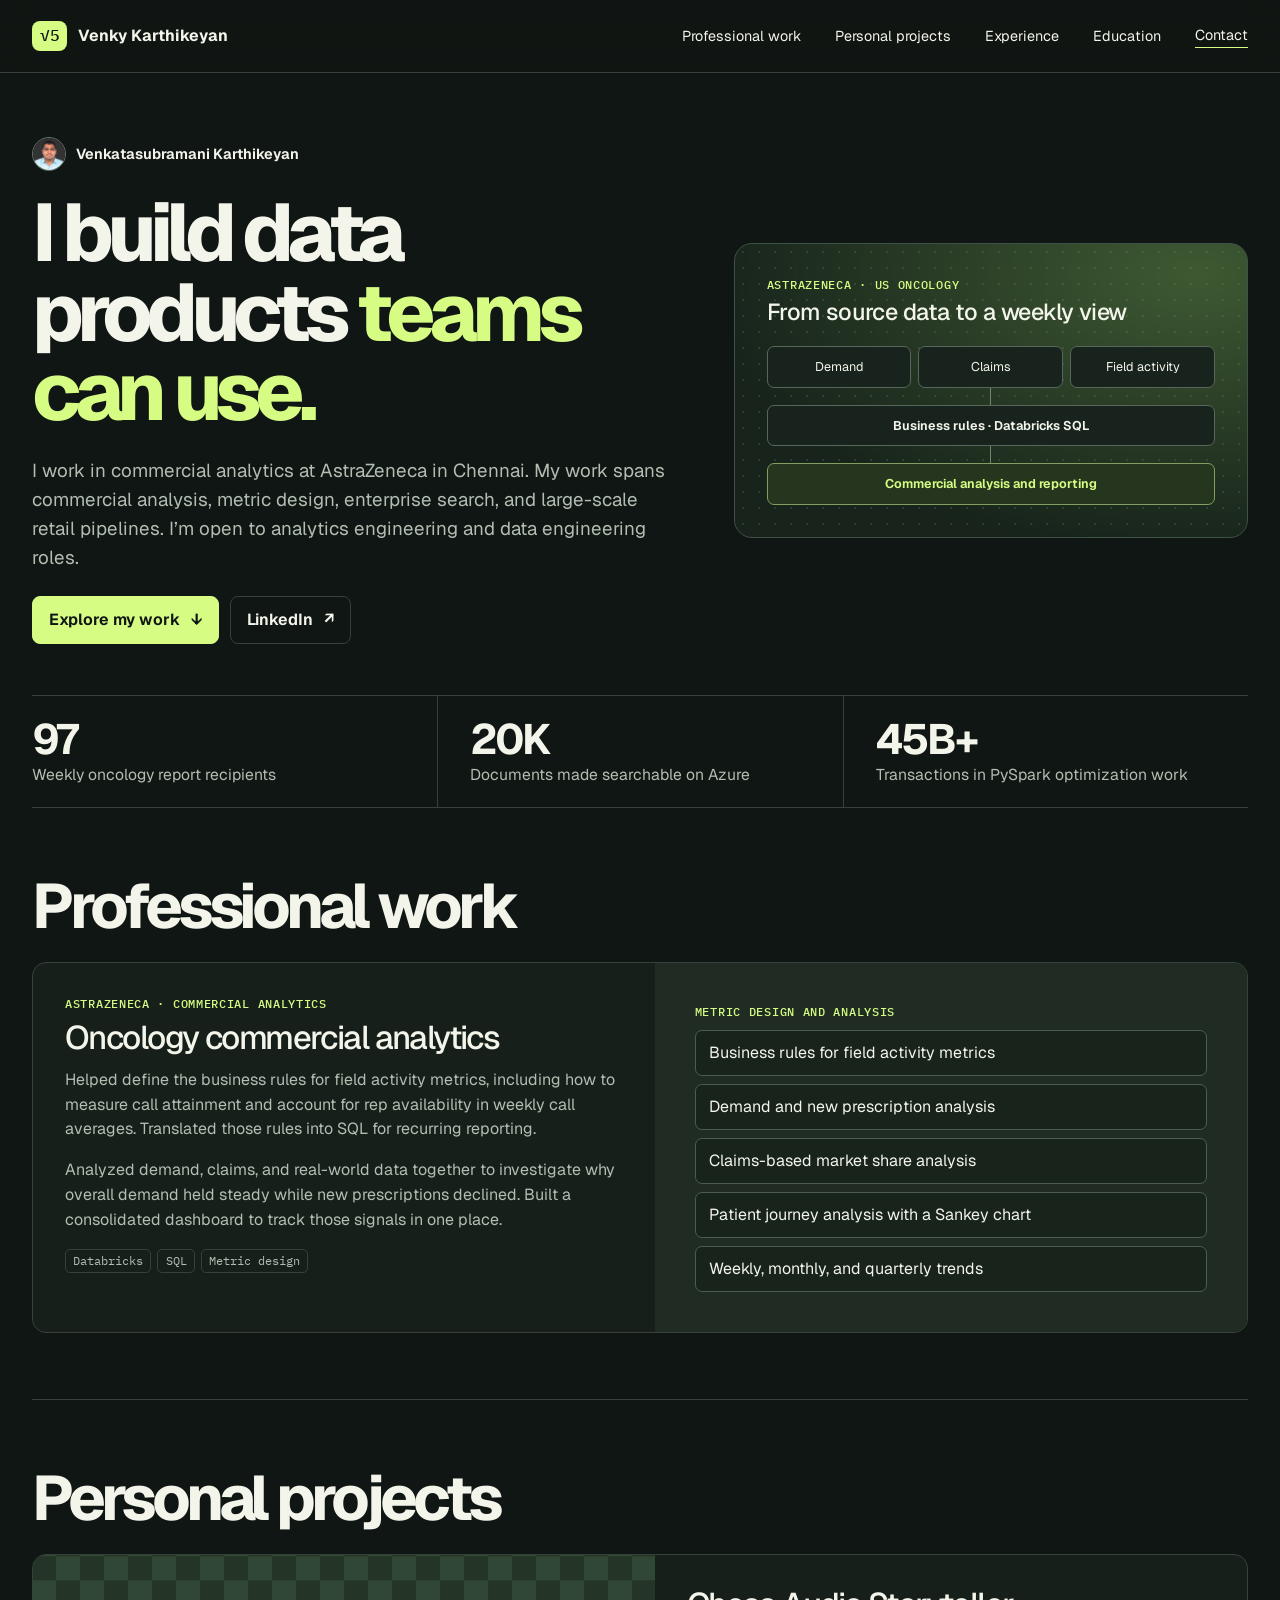
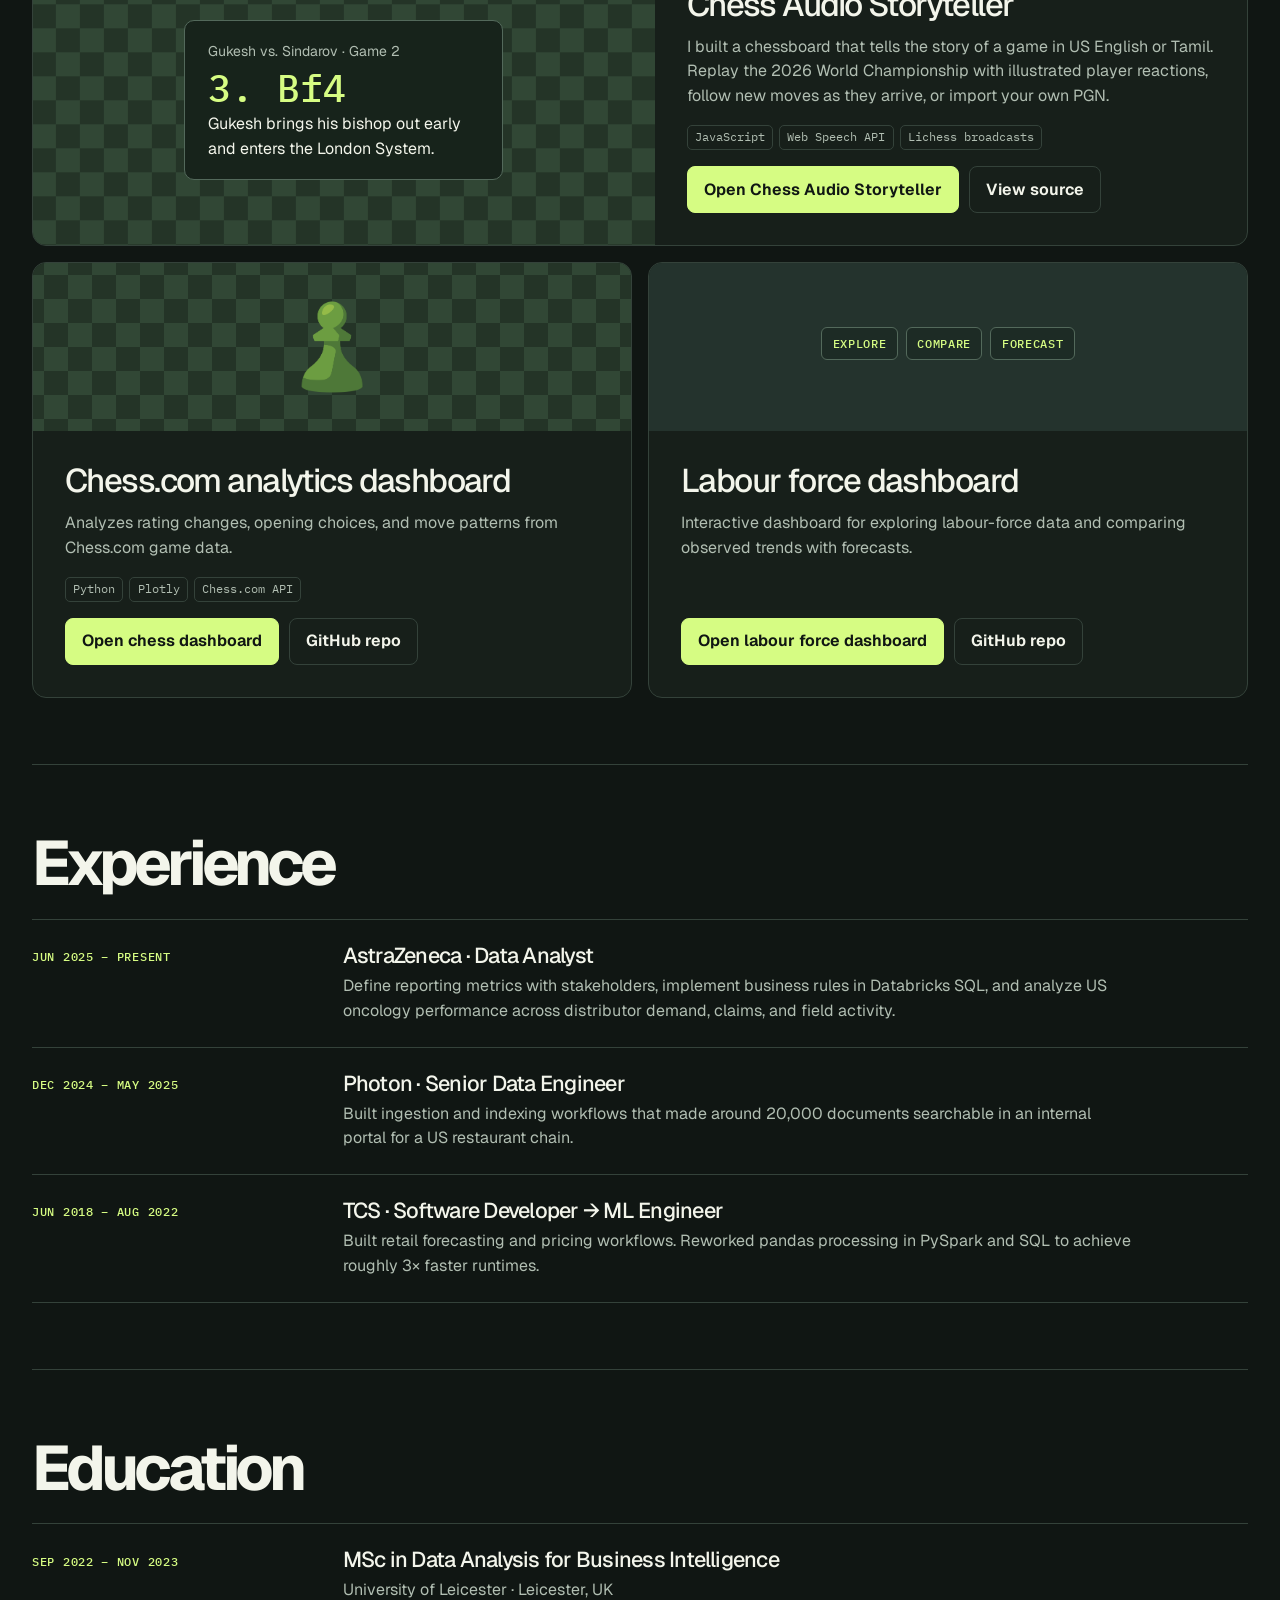
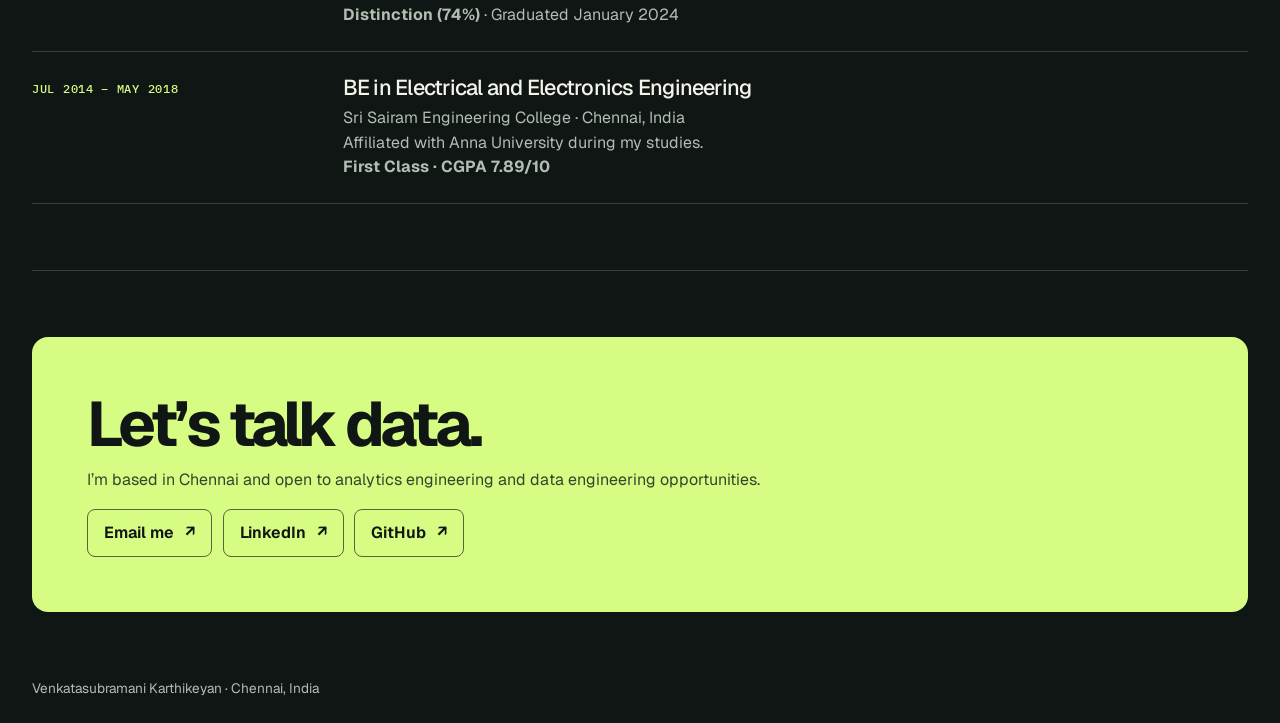
<file: index.html>
<!doctype html>
<html lang="en" data-bs-theme="dark">
<head>
  <meta charset="utf-8">
  <meta name="viewport" content="width=device-width, initial-scale=1">
  <title>Venkatasubramani Karthikeyan | Analytics Engineering Portfolio</title>
  <meta name="description" content="Venkatasubramani Karthikeyan builds data products and analytics workflows across oncology, enterprise search and retail.">
  <meta name="theme-color" content="#101613">
  <link rel="canonical" href="https://venkatasubramani.github.io/">
  <link rel="icon" href="static/favicon.ico">
  <link rel="preconnect" href="https://fonts.googleapis.com">
  <link rel="preconnect" href="https://fonts.gstatic.com" crossorigin>
  <link href="https://fonts.googleapis.com/css2?family=Geist:wght@400;500;600;700;800&family=IBM+Plex+Mono:wght@400;500&display=swap" rel="stylesheet">
  <link href="https://cdn.jsdelivr.net/npm/bootstrap@5.3.8/dist/css/bootstrap.min.css" rel="stylesheet" integrity="sha384-sRIl4kxILFvY47J16cr9ZwB07vP4J8+LH7qKQnuqkuIAvNWLzeN8tE5YBujZqJLB" crossorigin="anonymous">
  <style>
    :root {
      --bg: #101613;
      --surface: #171f1a;
      --line: #34423a;
      --ink: #f3f5eb;
      --muted: #b1beb2;
      --accent: #d6fc83;
      --mono: "IBM Plex Mono", monospace;
    }
    *, *::before, *::after { box-sizing: border-box; }
    html { scroll-padding-top: 90px; }
    body { margin: 0; background: var(--bg); color: var(--ink); font: 400 1rem/1.55 Geist, system-ui, sans-serif; }
    a { color: inherit; text-decoration: none; }
    a:hover { color: var(--accent); }
    :focus-visible { outline: 2px solid var(--accent); outline-offset: 5px; }
    .shell { max-width: 1220px; width: calc(100% - 64px); margin-inline: auto; }
    .skip { position: absolute; top: -100px; left: 1rem; padding: .75rem; background: var(--accent); color: var(--bg); z-index: 5; }
    .skip:focus { top: .5rem; color: var(--bg); }
    .masthead { position: sticky; top: 0; z-index: 4; border-bottom: 1px solid var(--line); background: rgba(16,22,19,.94); backdrop-filter: blur(14px); }
    .nav { min-height: 72px; display: flex; align-items: center; justify-content: space-between; gap: 16px; }
    .brand { display: inline-flex; align-items: center; gap: .65rem; font-weight: 700; }
    .brand-mark { background: var(--accent); color: var(--bg); border-radius: 8px; padding: .25rem .48rem; font: 500 1rem/1.35 var(--mono); }
    .nav a:not(.brand) { font-size: .9rem; }
    .nav-links { display: flex; flex-wrap: wrap; align-items: center; gap: clamp(12px,3vw,34px); }
    .nav-contact { border-bottom: 1px solid var(--accent); }
    .hero { display: grid; grid-template-columns: 1.24fr 1fr; align-items: center; gap: clamp(28px,5vw,76px); padding: 64px 0 51px; }
    .identity { display: flex; align-items: center; gap: .65rem; margin: 0 0 22px; font-size: .91rem; font-weight: 650; }
    .identity img { width: 34px; height: 34px; border-radius: 50%; border: 1px solid #637266; object-fit: cover; }
    h1, h2, h3, p { margin-top: 0; }
    h1 { font-weight: 750; font-size: clamp(3rem,6.35vw,6.1rem); line-height: .98; letter-spacing: -.078em; margin-bottom: 24px; }
    h1 span { color: var(--accent); }
    .intro { max-width: 53ch; color: var(--muted); margin-bottom: 24px; font-size: clamp(1rem,1.55vw,1.17rem); }
    .buttons { display: flex; flex-wrap: wrap; gap: .65rem; }
    .btn.action { display: inline-flex; align-items: center; justify-content: center; gap: .7rem; border: 1px solid var(--line); border-radius: 8px; padding: .68rem 1rem; font-weight: 650; color: var(--ink); text-decoration: none; }
    .btn.action:hover { border-color: var(--accent); color: var(--accent); }
    .btn.primary { background: var(--accent); border-color: var(--accent); color: var(--bg); }
    .btn.primary:hover { background: #ecffc9; color: var(--bg); }
    .workflow { isolation: isolate; position: relative; overflow: hidden; padding: clamp(18px,3vw,32px); border-radius: 18px; border: 1px solid #405147; background-color: #17231b; background-image: radial-gradient(#94ad982b 1px, transparent 1px), radial-gradient(ellipse at 90% 10%,#3e5932,transparent 75%); background-size: 16px 16px, 100% 100%; }
    .mono { font: 500 .73rem/1.5 var(--mono); letter-spacing: .06em; text-transform: uppercase; }
    .workflow h2 { font-size: clamp(1.1rem,2.3vw,1.45rem); letter-spacing: -.025em; margin-bottom: 19px; }
    .flow-label { color: var(--accent); margin-bottom: 6px; }
    .sources { display: grid; grid-template-columns: repeat(3,minmax(0,1fr)); gap: 7px; }
    .node { padding: 10px 5px; text-align: center; border: 1px solid #56685b; border-radius: 7px; background: #19231d; font-size: .79rem; }
    .stem { width: 1px; height: 17px; margin: auto; background: #71876c; }
    .workflow .wide { font-weight: 650; }
    .workflow .out { color: var(--accent); border-color: #839e61; background: #26361e; }
    .impact { display: grid; grid-template-columns: repeat(3,minmax(0,1fr)); border-block: 1px solid var(--line); }
    .metric { padding: 19px clamp(12px,2.7vw,32px); }
    .metric:first-child { padding-left: 0; }
    .metric + .metric { border-left: 1px solid var(--line); }
    .metric strong { display: block; font-size: clamp(1.65rem,3.6vw,2.65rem); letter-spacing: -.055em; line-height: 1.15; }
    .metric span { display: block; color: var(--muted); font-size: clamp(.76rem,1.4vw,.98rem); }
    .section { padding: 66px 0; }
    .section + .section { border-top: 1px solid var(--line); }
    .section h2, .contact h2 { margin-bottom: 22px; font-size: clamp(2.1rem,4.9vw,4rem); letter-spacing: -.065em; line-height: 1.05; font-weight: 720; }
    .project-grid { display: grid; grid-template-columns: repeat(2,minmax(0,1fr)); gap: 16px; }
    .case { display: flex; flex-direction: column; overflow: hidden; border-radius: 14px; border: 1px solid var(--line); background: var(--surface); }
    .case.featured { grid-column: 1 / -1; display: grid; grid-template-columns: 1.05fr 1fr; }
    .case-content { display: flex; flex: 1; flex-direction: column; align-items: flex-start; padding: clamp(18px,3vw,32px); }
    .case h3 { font-size: clamp(1.4rem,3vw,2.05rem); letter-spacing: -.048em; line-height: 1.12; margin-bottom: 11px; }
    .case p, .job p, .contact p { color: var(--muted); }
    .case .mono { color: var(--accent); margin-bottom: 8px; }
    .case-art { min-height: 168px; display: grid; place-items: center; padding: 18px; }
    .case-art img { width: 100px; height: 100px; object-fit: cover; border-radius: 16px; }
    .chess { background: conic-gradient(#243427 25%,#314735 0 50%,#243427 0 75%,#314735 0) 50% 50% / 48px 48px; }
    .story-sample { max-width: 29ch; padding: 1.1rem 1.4rem; border-radius: 10px; background: #17231b; border: 1px solid #53695b; }
    .story-sample strong { display: block; font: 500 2.4rem/1.25 var(--mono); color: var(--accent); }
    .story-sample small { color: var(--muted); }
    .labour { background: #24332d; }
    .labour .visual-label { display: flex; flex-wrap: wrap; justify-content: center; gap: 8px; }
    .labour span { padding: .4rem .65rem; background: #1d2b25; border: 1px solid #53695b; border-radius: 6px; }
    .scope { background: #202c23; align-content: center; justify-items: stretch; padding: clamp(20px,4vw,40px); }
    .scope .mono { margin-bottom: 10px; }
    .scope ul { display: grid; gap: 8px; list-style: none; padding: 0; margin: 0; }
    .scope li { padding: .6rem .8rem; border: 1px solid #4b5e4e; border-radius: 7px; background: #18231b; }
    .tags { display: flex; flex-wrap: wrap; gap: 6px; padding: 0; margin: 0 0 16px; list-style: none; }
    .tags li { border: 1px solid var(--line); border-radius: 5px; padding: .2rem .45rem; color: var(--muted); font: 400 .73rem/1.4 var(--mono); }
    .project-link { display: inline-flex; gap: .55rem; align-items: center; margin-top: auto; color: var(--accent); border-bottom: 1px solid #839c5c; }
    .project-link:hover { color: #fff; border-color: #fff; }
    .job { display: grid; grid-template-columns: minmax(155px, .33fr) 1fr; gap: 12px; border-top: 1px solid var(--line); padding: 23px 0; }
    .job:last-child { border-bottom: 1px solid var(--line); }
    .job h3 { font-size: 1.35rem; letter-spacing: -.035em; margin-bottom: 5px; }
    .job p { margin-bottom: 0; max-width: 72ch; }
    .job .mono { color: var(--accent); padding-top: .32rem; }
    .contact { background: var(--accent); color: var(--bg); border-radius: 16px; padding: clamp(23px,5vw,55px); }
    .contact h2 { margin-bottom: 10px; }
    .contact p { color: #35442b; }
    .contact .action { color: var(--bg); border-color: #566738; }
    .contact .action:hover { background: var(--bg); border-color: var(--bg); color: var(--accent); }
    footer { padding: 0 0 24px; color: var(--muted); font-size: .85rem; }
    @media (prefers-reduced-motion: no-preference) {
      html { scroll-behavior: smooth; }
      .case { transition: border-color .2s ease; }
      .case:hover { border-color: #829c68; }
    }
    @media (max-width: 820px) {
      .hero { grid-template-columns: 1fr; padding-top: 42px; }
      .workflow { max-width: 540px; }
      .shell { width: calc(100% - 40px); }
      .section { padding: 46px 0; }
    }
    @media (max-width: 760px) {
      html { scroll-padding-top: 125px; }
      .nav { row-gap: 8px; min-height: 0; padding: 10px 0; }
      .nav-links { width: 100%; justify-content: flex-start; gap: 8px 16px; }
      .shell { width: calc(100% - 30px); }
      .hero { padding-top: 34px; padding-bottom: 32px; }
      .project-grid, .case.featured, .job { grid-template-columns: 1fr; }
      .job { gap: 5px; }
      .case-art { min-height: 130px; }
    }
  </style>
</head>
<body id="top">
  <a href="#main" class="skip">Skip to content</a>
  <header class="masthead">
    <nav class="shell nav" aria-label="Main navigation">
      <a class="brand" href="#top"><span class="brand-mark" aria-hidden="true">√5</span> Venky Karthikeyan</a>
      <div class="nav-links">
        <a href="#professional-work">Professional work</a>
        <a href="#projects">Personal projects</a>
        <a href="#experience">Experience</a>
        <a href="#education">Education</a>
        <a class="nav-contact" href="#contact">Contact</a>
      </div>
    </nav>
  </header>
  <main id="main" tabindex="-1" class="shell">
    <section class="hero" aria-labelledby="hero-title">
      <div>
        <p class="identity"><img src="static/venky.jpg" width="34" height="34" alt=""> Venkatasubramani Karthikeyan</p>
        <h1 id="hero-title">I build data products <span>teams can use.</span></h1>
        <p class="intro">I work in commercial analytics at AstraZeneca in Chennai. My work spans commercial analysis, metric design, enterprise search, and large-scale retail pipelines. I’m open to analytics engineering and data engineering roles.</p>
        <div class="buttons">
          <a class="btn action primary" href="#professional-work">Explore my work <span aria-hidden="true">↓</span></a>
          <a class="btn action" href="https://www.linkedin.com/in/vsroot5/">LinkedIn <span aria-hidden="true">↗</span></a>
        </div>
      </div>
      <aside class="workflow" aria-labelledby="flow-title">
        <p class="mono flow-label">AstraZeneca · US Oncology</p>
        <h2 id="flow-title">From source data to a weekly view</h2>
        <div class="sources">
          <div class="node">Demand</div><div class="node">Claims</div><div class="node">Field activity</div>
        </div>
        <div class="stem" aria-hidden="true"></div>
        <div class="node wide">Business rules · Databricks SQL</div>
        <div class="stem" aria-hidden="true"></div>
        <div class="node wide out">Commercial analysis and reporting</div>
      </aside>
    </section>
    <section class="impact" aria-label="Selected impact">
      <div class="metric"><strong>97</strong><span>Weekly oncology report recipients</span></div>
      <div class="metric"><strong>20K</strong><span>Documents made searchable on Azure</span></div>
      <div class="metric"><strong>45B+</strong><span>Transactions in PySpark optimization work</span></div>
    </section>
    <section id="professional-work" class="section" aria-labelledby="professional-title">
      <h2 id="professional-title">Professional work</h2>
      <div class="project-grid">
        <article class="case featured">
          <div class="case-content">
            <p class="mono">AstraZeneca · Commercial analytics</p>
            <h3>Oncology commercial analytics</h3>
            <p>Helped define the business rules for field activity metrics, including how to measure call attainment and account for rep availability in weekly call averages. Translated those rules into SQL for recurring reporting.</p>
            <p>Analyzed demand, claims, and real-world data together to investigate why overall demand held steady while new prescriptions declined. Built a consolidated dashboard to track those signals in one place.</p>
            <ul class="tags"><li>Databricks</li><li>SQL</li><li>Metric design</li></ul>
          </div>
          <div class="case-art scope">
            <p class="mono">Metric design and analysis</p>
            <ul><li>Business rules for field activity metrics</li><li>Demand and new prescription analysis</li><li>Claims-based market share analysis</li><li>Patient journey analysis with a Sankey chart</li><li>Weekly, monthly, and quarterly trends</li></ul>
          </div>
        </article>
      </div>
    </section>
    <section id="projects" class="section" aria-labelledby="personal-title">
      <h2 id="personal-title">Personal projects</h2>
      <div class="project-grid">
        <article id="chess-audio-storyteller" class="case featured">
          <div class="case-art chess" aria-hidden="true"><div class="story-sample"><small>Gukesh vs. Sindarov · Game 2</small><strong>3. Bf4</strong>Gukesh brings his bishop out early and enters the London System.</div></div>
          <div class="case-content">
            <h3>Chess Audio Storyteller</h3>
            <p>I built a chessboard that tells the story of a game in US English or Tamil. Replay the 2026 World Championship with illustrated player reactions, follow new moves as they arrive, or import your own PGN.</p>
            <ul class="tags"><li>JavaScript</li><li>Web Speech API</li><li>Lichess broadcasts</li></ul>
            <div class="buttons" style="margin-top:auto"><a class="btn action primary" href="chess-audio-storyteller/">Open Chess Audio Storyteller</a><a class="btn action" href="https://github.com/venkatasubramani/venkatasubramani.github.io/tree/main/chess-audio-storyteller" aria-label="View Chess Audio Storyteller source on GitHub">View source</a></div>
          </div>
        </article>
        <article class="case">
          <div class="case-art chess" aria-hidden="true"><img src="static/chess.png" width="100" height="100" alt="" loading="lazy"></div>
          <div class="case-content">
            <h3>Chess.com analytics dashboard</h3>
            <p>Analyzes rating changes, opening choices, and move patterns from Chess.com game data.</p>
            <ul class="tags"><li>Python</li><li>Plotly</li><li>Chess.com API</li></ul>
            <div class="buttons" style="margin-top:auto"><a class="btn action primary" href="chess/">Open chess dashboard</a><a class="btn action" href="https://github.com/venkatasubramani/chess_dot_com_dashboard" aria-label="View Chess.com dashboard code on GitHub">GitHub repo</a></div>
          </div>
        </article>
        <article class="case">
          <div class="case-art labour" aria-hidden="true"><div class="visual-label mono"><span>Explore</span><span>Compare</span><span>Forecast</span></div></div>
          <div class="case-content">
            <h3>Labour force dashboard</h3>
            <p>Interactive dashboard for exploring labour-force data and comparing observed trends with forecasts.</p>
            <div class="buttons" style="margin-top:auto"><a class="btn action primary" href="labour/">Open labour force dashboard</a><a class="btn action" href="https://github.com/venkatasubramani/LabourForceDashboard" aria-label="View Labour Force Dashboard code on GitHub">GitHub repo</a></div>
          </div>
        </article>
      </div>
    </section>
    <section id="experience" class="section" aria-labelledby="experience-title">
      <h2 id="experience-title">Experience</h2>
      <div class="job">
        <div class="mono">Jun 2025 – Present</div>
        <div><h3>AstraZeneca · Data Analyst</h3><p>Define reporting metrics with stakeholders, implement business rules in Databricks SQL, and analyze US oncology performance across distributor demand, claims, and field activity.</p></div>
      </div>
      <div class="job">
        <div class="mono">Dec 2024 – May 2025</div>
        <div><h3>Photon · Senior Data Engineer</h3><p>Built ingestion and indexing workflows that made around 20,000 documents searchable in an internal portal for a US restaurant chain.</p></div>
      </div>
      <div class="job">
        <div class="mono">Jun 2018 – Aug 2022</div>
        <div><h3>TCS · Software Developer → ML Engineer</h3><p>Built retail forecasting and pricing workflows. Reworked pandas processing in PySpark and SQL to achieve roughly 3× faster runtimes.</p></div>
      </div>

    </section>
    <section id="education" class="section" aria-labelledby="education-title">
      <h2 id="education-title">Education</h2>
      <article class="job">
        <div class="mono">Sep 2022 – Nov 2023</div>
        <div>
          <h3>MSc in Data Analysis for Business Intelligence</h3>
          <p>University of Leicester · Leicester, UK</p>
          <p><strong>Distinction (74%)</strong> · Graduated January 2024</p>
        </div>
      </article>
      <article class="job">
        <div class="mono">Jul 2014 – May 2018</div>
        <div>
          <h3>BE in Electrical and Electronics Engineering</h3>
          <p>Sri Sairam Engineering College · Chennai, India</p>
          <p>Affiliated with Anna University during my studies.</p>
          <p><strong>First Class · CGPA 7.89/10</strong></p>
        </div>
      </article>
  </section>
  <section id="contact" class="section" aria-labelledby="contact-title">
      <div class="contact">
        <h2 id="contact-title">Let’s talk data.</h2>
        <p>I’m based in Chennai and open to analytics engineering and data engineering opportunities.</p>
        <div class="buttons">
          <a class="btn action" href="mailto:venkykasprov@gmail.com">Email me <span aria-hidden="true">↗</span></a>
          <a class="btn action" href="https://www.linkedin.com/in/vsroot5/">LinkedIn <span aria-hidden="true">↗</span></a>
          <a class="btn action" href="https://github.com/venkatasubramani">GitHub <span aria-hidden="true">↗</span></a>
        </div>
      </div>
    </section>
  </main>
  <footer class="shell">Venkatasubramani Karthikeyan · Chennai, India</footer>
</body>
</html>
</file>
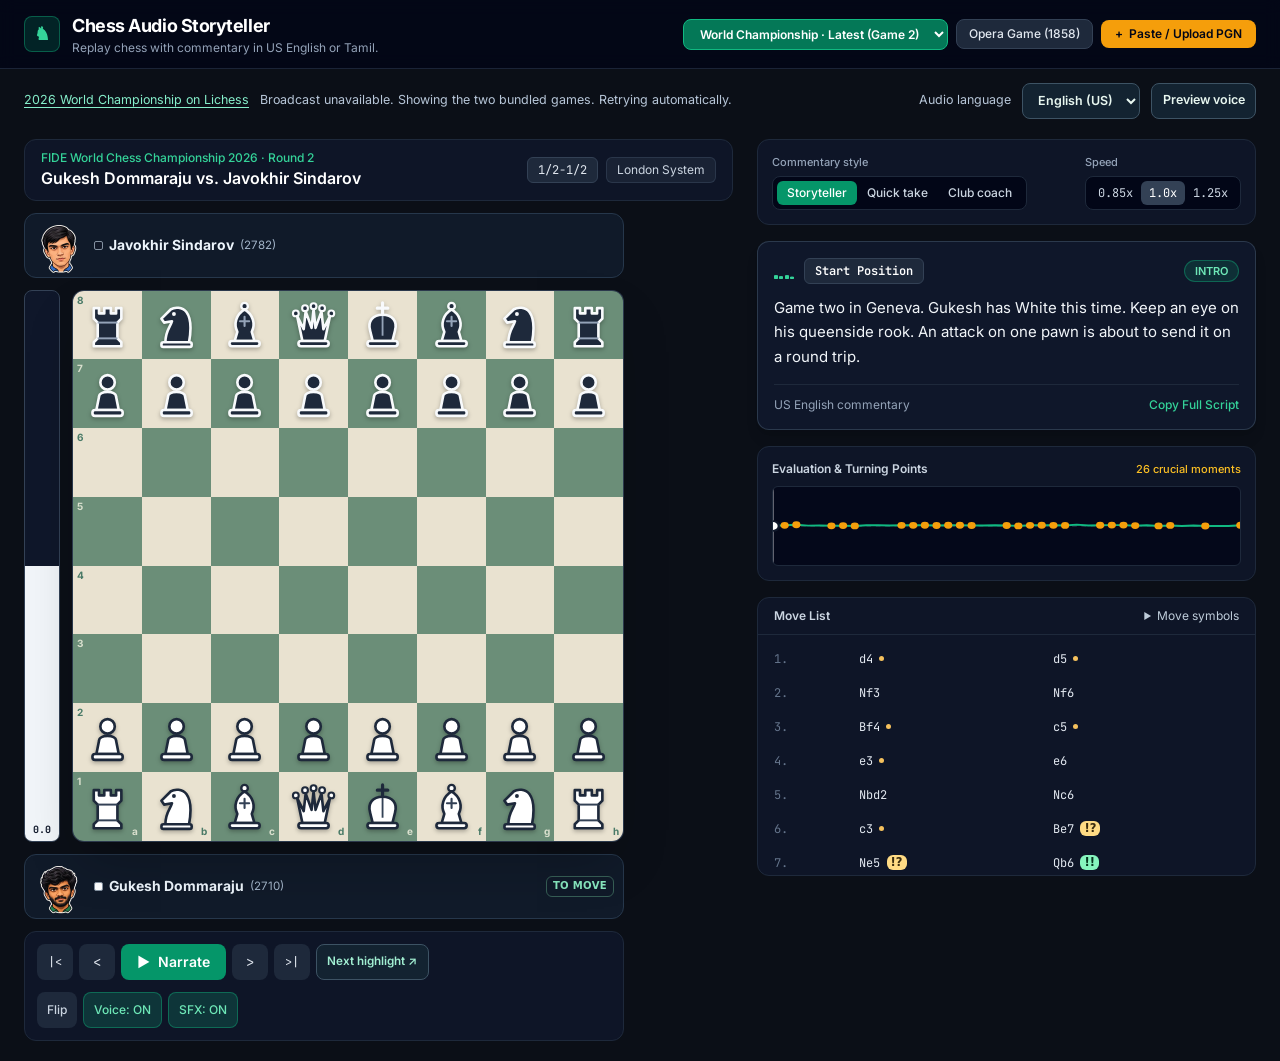
<file: chess-audio-storyteller/index.html>
<!DOCTYPE html>
<html lang="en-US">
<head>
<meta charset="utf-8">
<meta name="viewport" content="width=device-width, initial-scale=1">
<title>Chess Audio Storyteller — PGN to Narrated Match Studio</title>
<link rel="stylesheet" href="./studio.css">
<link rel="stylesheet" href="./reactions.css">
<link rel="preconnect" href="https://fonts.googleapis.com">
<link rel="preconnect" href="https://fonts.gstatic.com" crossorigin>
<link href="https://fonts.googleapis.com/css2?family=Inter:wght@400;500;600;700&family=JetBrains+Mono:wght@400;500;600&display=swap" rel="stylesheet">
<style>
  body {
    font-family: 'Inter', -apple-system, BlinkMacSystemFont, sans-serif;
    background-color: #0B0F17;
    color: #F1F5F9;
  }
  .font-mono-num {
    font-family: 'JetBrains Mono', monospace;
  }
  /* Board squares */
  .sq-light { background-color: #E9E2D0; }
  .sq-dark  { background-color: #6B8E78; }
  .sq-hl-light { background-color: #F2DE7E !important; }
  .sq-hl-dark  { background-color: #C7B34B !important; }
  .sq-dramatic-light { background-color: #FDBA74 !important; }
  .sq-dramatic-dark  { background-color: #D97706 !important; }

  /* Piece styling */
  .chess-piece {
    width: 86%;
    height: 86%;
    user-select: none;
    pointer-events: none;
    filter: drop-shadow(0 2px 2px rgba(0,0,0,0.28));
    transition: transform 0.18s ease-out;
  }

  /* Equalizer pulse when bot is speaking */
  @keyframes eqBounce {
    0%, 100% { transform: scaleY(0.35); }
    50% { transform: scaleY(1); }
  }
  .eq-bar {
    transform-origin: bottom;
    animation: eqBounce 0.7s ease-in-out infinite;
  }
  .eq-bar:nth-child(2) { animation-delay: 0.15s; }
  .eq-bar:nth-child(3) { animation-delay: 0.3s; }
  .eq-bar:nth-child(4) { animation-delay: 0.45s; }
  .eq-paused .eq-bar {
    animation: none;
    transform: scaleY(0.25);
  }

  /* Custom subtle scrollbars */
  .thin-scroll::-webkit-scrollbar { width: 6px; }
  .thin-scroll::-webkit-scrollbar-track { background: #0F172A; }
  .thin-scroll::-webkit-scrollbar-thumb { background: #334155; border-radius: 3px; }
</style>
</head>
<body class="min-h-screen antialiased selection:bg-emerald-500/30 selection:text-emerald-200">

  <!-- Top Header -->
  <header class="border-b border-slate-800/90 bg-slate-950/80 backdrop-blur sticky top-0 z-30">
    <div class="max-w-7xl mx-auto px-4 sm:px-6 py-3 flex flex-wrap items-center justify-between gap-3">
      <div class="flex items-center gap-3">
        <div class="w-9 h-9 rounded-lg bg-emerald-600/20 border border-emerald-500/40 flex items-center justify-center text-emerald-400 font-bold text-lg">
          ♞
        </div>
        <div>
          <h1 class="text-base sm:text-lg font-bold tracking-tight text-white leading-tight">
            Chess Audio Storyteller
          </h1>
          <p class="text-xs text-slate-400">Replay chess with commentary in US English or Tamil.</p>
        </div>
      </div>

      <div class="flex flex-wrap items-center gap-2">
        <label class="sr-only" for="championship-game">2026 World Chess Championship game</label>
        <select id="championship-game" class="max-w-full px-3 py-1.5 rounded-lg text-xs font-semibold bg-emerald-700 text-white border border-emerald-500">
          <option value="latest">World Championship · Latest game</option>
        </select>
        <button id="btn-preset-opera" type="button" class="px-3 py-1.5 rounded-lg text-xs font-medium bg-slate-800 text-slate-200 border border-slate-700 hover:bg-slate-700 transition">
          Opera Game (1858)
        </button>
        <button id="btn-open-pgn" type="button" class="px-3.5 py-1.5 rounded-lg text-xs font-semibold bg-amber-500 text-slate-950 hover:bg-amber-400 transition flex items-center gap-1.5">
          <span>+</span> Paste / Upload PGN
        </button>
      </div>
    </div>
  </header>

  <div class="studio-toolbar">
    <div class="broadcast-info">
      <a href="https://lichess.org/broadcast/fide-world-chess-championship-2026/qfkdt8mn" target="_blank" rel="noopener">2026 World Championship on Lichess</a>
      <span id="championship-status" role="status">Checking for games…</span>
    </div>
    <div class="voice-tools">
      <label for="voice-select">Audio language</label>
      <select id="voice-select"><option value="en-US" lang="en-US">English (US)</option><option value="ta-IN" lang="ta">தமிழ் (Tamil)</option></select>
      <button type="button" id="btn-test-voice">Preview voice</button>
    </div>
  </div>

  <!-- Toast Banner -->
  <div id="toast" class="fixed bottom-5 right-5 z-50 hidden max-w-sm rounded-xl bg-slate-900 border border-emerald-500/50 text-slate-100 px-4 py-3 text-sm shadow-2xl"></div>

  <!-- Main Workspace -->
  <main class="max-w-7xl mx-auto px-4 sm:px-6 py-5 grid grid-cols-1 lg:grid-cols-12 gap-6 items-start">

    <!-- Left Column: Board + Eval Bar + Transport -->
    <section class="lg:col-span-7 flex flex-col gap-3">

      <!-- Match Header Strip -->
      <div class="flex flex-wrap items-center justify-between gap-2 bg-slate-900/90 border border-slate-800 rounded-xl px-4 py-2.5">
        <div>
          <div id="match-event" class="text-xs font-medium text-emerald-400">FIDE World Chess Championship 2026 &middot; Round 2</div>
          <div id="match-players" class="text-sm sm:text-base font-semibold text-white">Gukesh Dommaraju vs. Javokhir Sindarov</div>
        </div>
        <div class="flex items-center gap-2">
          <span id="match-result" class="font-mono-num text-xs px-2.5 py-1 rounded-md bg-slate-800 border border-slate-700 text-slate-200">1/2-1/2</span>
          <span id="match-opening" class="hidden sm:inline-block text-xs px-2.5 py-1 rounded-md bg-slate-800/70 text-slate-300 border border-slate-700/70">London System</span>
        </div>
      </div>

      <!-- Top Player Bar -->
      <div class="player-rail" id="top-rail">
        <span class="portrait" id="top-portrait" aria-hidden="true"><span class="portrait-art"></span><b class="portrait-mark" hidden></b></span>
        <div class="player-info">
          <div class="player-line"><span id="top-color-dot"></span><strong id="top-player-name"></strong><span id="top-player-elo" class="rating"></span></div>
          <span id="top-reaction" class="reaction-label" hidden></span>
        </div>
        <span id="top-turn-pill" class="turn-pill hidden">To move</span>
      </div>

      <!-- Eval Bar + Chessboard Container -->
      <div class="flex gap-3 items-stretch w-full max-w-[600px] mx-auto lg:mx-0">
        <!-- Vertical Eval Bar -->
        <div class="w-8 sm:w-9 rounded-lg overflow-hidden bg-slate-900 border border-slate-700 relative flex flex-col justify-end shrink-0 select-none" aria-label="Position evaluation bar">
          <div id="eval-white-fill" class="w-full bg-slate-100 transition-all duration-500 ease-out" style="height: 52%;"></div>
          <div id="eval-score-label" class="absolute inset-x-0 bottom-1.5 text-center font-mono-num text-[10px] font-bold text-slate-900 leading-none">
            +0.2
          </div>
        </div>

        <!-- 8x8 Chessboard + SVG Arrow Layer -->
        <div class="relative flex-1 aspect-square rounded-xl overflow-hidden shadow-2xl border border-slate-700/80 bg-slate-900">
          <div id="board-grid" class="grid grid-cols-8 grid-rows-8 w-full h-full"></div>
          <svg id="arrow-overlay" viewBox="0 0 800 800" class="absolute inset-0 w-full h-full pointer-events-none">
            <defs>
              <marker id="head-normal" markerWidth="4" markerHeight="4" refX="2.4" refY="2" orient="auto">
                <path d="M0,0.4 L3.2,2 L0,3.6 Z" fill="rgba(16, 185, 129, 0.85)" />
              </marker>
              <marker id="head-dramatic" markerWidth="4" markerHeight="4" refX="2.4" refY="2" orient="auto">
                <path d="M0,0.4 L3.2,2 L0,3.6 Z" fill="rgba(245, 158, 11, 0.95)" />
              </marker>
            </defs>
            <g id="arrow-group"></g>
          </svg>
        </div>
      </div>

      <!-- Bottom Player Bar -->
      <div class="player-rail" id="bottom-rail">
        <span class="portrait" id="bottom-portrait" aria-hidden="true"><span class="portrait-art"></span><b class="portrait-mark" hidden></b></span>
        <div class="player-info">
          <div class="player-line"><span id="bottom-color-dot"></span><strong id="bottom-player-name"></strong><span id="bottom-player-elo" class="rating"></span></div>
          <span id="bottom-reaction" class="reaction-label" hidden></span>
        </div>
        <span id="bottom-turn-pill" class="turn-pill hidden">To move</span>
      </div>

      <!-- Transport & Audio Control Bar -->
      <div class="bg-slate-900/90 border border-slate-800 rounded-xl p-3 flex flex-wrap items-center justify-between gap-3 max-w-[600px] mx-auto lg:mx-0 w-full">
        <div class="flex flex-wrap items-center gap-1.5">
          <button id="btn-first" type="button" title="First move" class="w-9 h-9 rounded-lg bg-slate-800 hover:bg-slate-700 text-slate-200 font-mono-num text-xs transition">|&lt;</button>
          <button id="btn-prev" type="button" title="Previous move (Left arrow)" class="w-9 h-9 rounded-lg bg-slate-800 hover:bg-slate-700 text-slate-200 font-mono-num text-sm transition">&lt;</button>
          <button id="btn-play" type="button" class="px-4 h-9 rounded-lg bg-emerald-600 hover:bg-emerald-500 text-white text-sm font-semibold transition flex items-center gap-2">
            <span id="play-icon">&#9654;</span>
            <span id="play-label">Narrate</span>
          </button>
          <button id="btn-next" type="button" title="Next move (Right arrow)" class="w-9 h-9 rounded-lg bg-slate-800 hover:bg-slate-700 text-slate-200 font-mono-num text-sm transition">&gt;</button>
          <button id="btn-last" type="button" title="Final position" class="w-9 h-9 rounded-lg bg-slate-800 hover:bg-slate-700 text-slate-200 font-mono-num text-xs transition">&gt;|</button>
          <button type="button" id="btn-next-highlight" class="highlight-jump">Next highlight <span aria-hidden="true">↗</span></button>
        </div>

        <div class="flex items-center gap-1.5">
          <button id="btn-flip" type="button" title="Flip board" class="px-2.5 h-9 rounded-lg bg-slate-800 hover:bg-slate-700 text-slate-300 text-xs font-medium transition">
            Flip
          </button>
          <button id="btn-voice-toggle" type="button" title="Toggle voice narration" class="px-2.5 h-9 rounded-lg bg-emerald-500/20 border border-emerald-500/40 text-emerald-300 text-xs font-medium transition">
            Voice: ON
          </button>
          <button id="btn-sfx-toggle" type="button" title="Toggle chess piece sound effects" class="px-2.5 h-9 rounded-lg bg-emerald-500/20 border border-emerald-500/40 text-emerald-300 text-xs font-medium transition">
            SFX: ON
          </button>
        </div>
      </div>
    </section>

    <!-- Right Column: Audio Bot Teleprompter, Pacing, Sparkline & Move List -->
    <section class="lg:col-span-5 flex flex-col gap-4">

      <!-- Narrator Persona & Speed Bar -->
      <div class="bg-slate-900/90 border border-slate-800 rounded-xl p-3.5 flex flex-wrap items-center justify-between gap-3">
        <div>
          <div class="text-[11px] font-medium text-slate-400 mb-1.5">Commentary style</div>
          <div class="inline-flex rounded-lg bg-slate-950 p-1 border border-slate-800">
            <button data-style="storyteller" type="button" class="style-btn px-2.5 py-1 rounded-md text-xs font-medium bg-emerald-600 text-white transition">Storyteller</button>
            <button data-style="shorts" type="button" class="style-btn px-2.5 py-1 rounded-md text-xs font-medium text-slate-300 hover:text-white transition">Quick take</button>
            <button data-style="coach" type="button" class="style-btn px-2.5 py-1 rounded-md text-xs font-medium text-slate-300 hover:text-white transition">Club coach</button>
          </div>
        </div>
        <div>
          <div class="text-[11px] font-medium text-slate-400 mb-1.5">Speed</div>
          <div class="inline-flex rounded-lg bg-slate-950 p-1 border border-slate-800">
            <button data-speed="0.85" type="button" class="speed-btn px-2 py-1 rounded-md text-xs font-mono-num text-slate-300 hover:text-white transition">0.85x</button>
            <button data-speed="1" type="button" class="speed-btn px-2 py-1 rounded-md text-xs font-mono-num bg-slate-700 text-white transition">1.0x</button>
            <button data-speed="1.25" type="button" class="speed-btn px-2 py-1 rounded-md text-xs font-mono-num text-slate-300 hover:text-white transition">1.25x</button>
          </div>
        </div>
      </div>

      <!-- Live Audio Bot Teleprompter Card -->
      <div class="bg-slate-900 border border-slate-700/80 rounded-xl p-4 shadow-lg">
        <div class="flex items-center justify-between gap-2 mb-3">
          <div class="flex items-center gap-2.5">
            <!-- Animated equalizer bars -->
            <div id="eq-indicator" class="eq-paused flex items-end gap-0.5 h-4 w-5">
              <span class="eq-bar w-1 h-4 bg-emerald-400 rounded-full"></span>
              <span class="eq-bar w-1 h-3 bg-emerald-400 rounded-full"></span>
              <span class="eq-bar w-1 h-4 bg-emerald-400 rounded-full"></span>
              <span class="eq-bar w-1 h-2.5 bg-emerald-400 rounded-full"></span>
            </div>
            <span id="move-title-badge" class="font-mono-num text-xs font-semibold text-white bg-slate-800 px-2.5 py-1 rounded-md border border-slate-700">
              Start Position
            </span>
          </div>
          <span id="pacing-badge" class="text-[11px] font-semibold px-2.5 py-0.5 rounded-full bg-slate-800 text-slate-300 border border-slate-700">
            INTRO
          </span>
        </div>

        <p id="narration-text" class="text-sm sm:text-[15px] leading-relaxed text-slate-100 min-h-[76px]">
          Press Narrate to start the live audio review, or click any move below to jump straight to a turning point.
        </p>

        <div class="mt-3 pt-3 border-t border-slate-800 flex items-center justify-between text-xs text-slate-400">
          <span id="pacing-hint">Move-by-move commentary</span>
          <button id="btn-copy-script" type="button" class="text-emerald-400 hover:text-emerald-300 font-medium shrink-0 ml-2">
            Copy Full Script
          </button>
        </div>
      </div>

      <!-- Evaluation Sparkline Timeline -->
      <div class="bg-slate-900/90 border border-slate-800 rounded-xl p-3.5">
        <div class="flex items-center justify-between mb-2">
          <span class="text-xs font-semibold text-slate-300">Evaluation &amp; Turning Points</span>
          <span id="turning-point-count" class="text-[11px] text-amber-400 font-medium">0 crucial moments</span>
        </div>
        <div class="relative h-20 w-full">
          <svg id="sparkline-svg" viewBox="0 0 400 80" preserveAspectRatio="none" class="w-full h-full cursor-pointer rounded-md bg-slate-950/80 border border-slate-800"></svg>
        </div>
      </div>

      <!-- Clickable Move List -->
      <div class="bg-slate-900/90 border border-slate-800 rounded-xl flex flex-col">
        <div class="px-4 py-2.5 border-b border-slate-800 flex items-center justify-between text-xs">
          <span class="font-semibold text-slate-300">Move List</span>
          <details class="grade-help"><summary>Move symbols</summary><div><strong>!!</strong> Good or strong move &nbsp; <strong>??</strong> Blunder<br><strong>!?</strong> Interesting &nbsp; <strong>?!</strong> Inaccuracy &nbsp; <strong>?</strong> Mistake<p>Each reaction names its source. Unrated moves show a neutral face.</p><a href="https://lichess.org/study/iCORwmvf" target="_blank" rel="noopener">Championship annotations ↗</a></div></details>
        </div>
        <div id="move-list" class="thin-scroll max-h-60 overflow-y-auto p-2 grid grid-cols-1 gap-0.5 text-sm"></div>
      </div>
    </section>
  </main>

  <!-- Paste / Upload PGN Modal -->
  <div id="pgn-modal" class="fixed inset-0 z-50 hidden bg-slate-950/80 backdrop-blur-sm flex items-center justify-center p-4">
    <div class="bg-slate-900 border border-slate-700 rounded-2xl max-w-xl w-full p-5 shadow-2xl">
      <div class="flex items-center justify-between mb-3">
        <h2 class="text-base font-bold text-white">Paste or Upload Any Chess PGN</h2>
        <button id="btn-close-modal" type="button" class="text-slate-400 hover:text-white text-lg px-2">&times;</button>
      </div>
      <p class="text-xs text-slate-400 mb-3">
        Copy a PGN from Chess.com, Lichess, or a World Championship broadcast—or upload a <code>.pgn</code> file. The bot will parse every move, evaluate turning points, and generate a custom narrated story.
      </p>
      <div class="mb-3 flex items-center gap-3">
        <label class="px-3 py-1.5 rounded-lg bg-slate-800 hover:bg-slate-700 border border-slate-700 text-xs font-medium text-slate-200 cursor-pointer transition">
          Choose .pgn file
          <input id="pgn-file-input" type="file" accept=".pgn,.txt" class="hidden">
        </label>
        <span id="file-name-label" class="text-xs text-slate-400 truncate">No file selected</span>
      </div>
      <textarea id="pgn-textarea" rows="7" placeholder="[White &quot;Player 1&quot;]&#10;[Black &quot;Player 2&quot;]&#10;&#10;1. e4 e5 2. Nf3 Nc6 3. Bb5 a6 ..." class="w-full rounded-xl bg-slate-950 border border-slate-700 p-3 font-mono-num text-xs text-slate-100 focus:outline-none focus:border-emerald-500"></textarea>
      <div id="pgn-error" class="hidden mt-2 text-xs text-rose-400"></div>
      <div class="mt-4 flex items-center justify-end gap-2">
        <button id="btn-cancel-modal" type="button" class="px-3.5 py-2 rounded-lg text-xs font-medium bg-slate-800 text-slate-300 hover:bg-slate-700 transition">Cancel</button>
        <button id="btn-load-pgn" type="button" class="px-4 py-2 rounded-lg text-xs font-semibold bg-emerald-600 text-white hover:bg-emerald-500 transition">Analyze &amp; Build Story</button>
      </div>
    </div>
  </div>

<script src="./match-stories.js"></script>
<script src="./match-analysis.js"></script>
<script src="./review.js"></script>
<script src="./commentary.js"></script>
<script src="./voice.js"></script>
<script>
(function () {
  'use strict';

  // =========================================================================
  // 1. VERIFIED PRESET GAMES & CURATED WORLD CHAMPIONSHIP STORY BEATS
  // =========================================================================
  const PRESETS = {
    wcc2026_g1: {
      pgn: `[Event "FIDE World Chess Championship 2026"]
[Round "1"]
[White "Javokhir Sindarov"]
[Black "Gukesh Dommaraju"]
[WhiteElo "2782"]
[BlackElo "2710"]
[Result "1/2-1/2"]
[Opening "Ruy Lopez: Berlin Defense, l'Hermet Variation, Berlin Wall Defense"]
[GameURL "https://lichess.org/broadcast/fide-world-chess-championship-2026/game-1/xLgOJ6cb/j7pdr7s2"]

1. e4 e5 2. Nf3 Nc6 3. Bb5 Nf6 4. O-O Nxe4 5. d4 Nd6 6. Bxc6 dxc6 7. dxe5 Nf5 8. Qxd8+ Kxd8 9. Rd1+ Ke8 10. Nc3 Ne7 11. h3 Ng6 12. Be3 Be7 13. Ne4 Bd7 14. c4 a5 15. Rd2 a4 16. Rad1 Be6 17. b3 Bb4 18. Re2 h6 19. Ng3 c5 20. Nh5 Rg8 21. g4 Ke7 22. Ne1 axb3 23. axb3 Nxe5 24. f4 g6 25. Ng3 Nc6 26. f5 gxf5 27. Nxf5+ Kf6 28. Rf2 Rgd8 29. Nd3 Bxf5 30. Rxf5+ Kg7 31. Rh5 Bc3 32. Bxh6+ Kg8 33. Rg5+ Kh7 34. Rh5 Kg8 35. Rg5+ Kh7 36. Rh5 Kg8 37. Rg5+ Kh7 38. Rh5 Kg8 1/2-1/2`
    },
    wcc2026_g2: {
      pgn: `[Event "FIDE World Chess Championship 2026"]
[Site "Fondation Martin Bodmer, Cologny, Geneva"]
[Date "2026.11.25"]
[Round "2"]
[White "Gukesh Dommaraju"]
[Black "Javokhir Sindarov"]
[WhiteElo "2710"]
[BlackElo "2782"]
[Opening "London System"]
[GameURL "https://lichess.org/broadcast/fide-world-chess-championship-2026/game-2/L3j03TZq/p6HX9bPF"]
[Result "1/2-1/2"]

1. d4 d5 2. Nf3 Nf6 3. Bf4 c5 4. e3 e6 5. Nbd2 Nc6 6. c3 Be7 7. Ne5 Qb6 8. Rb1 Nxe5 9. Bxe5 Bd7 10. a4 O-O 11. Bd3 Qd8 12. O-O Rc8 13. Ra1 Be8 14. Qe2 Nd7 15. Bg3 f5 16. f3 Nf6 17. Be5 Nd7 18. Bg3 Nf6 19. Be5 Nd7 20. Bg3 Nf6 1/2-1/2`,
      curatedBeats: matchStories.second
    },
    opera_1858: {
      pgn: `[Event "Paris Opera"]
[Site "Paris, France"]
[Date "1858.11.02"]
[Round "1"]
[White "Paul Morphy"]
[Black "Duke Karl & Count Isouard"]
[Opening "Philidor Defense"]
[Result "1-0"]

1. e4 e5 2. Nf3 d6 3. d4 Bg4 4. dxe5 Bxf3 5. Qxf3 dxe5 6. Bc4 Nf6 7. Qb3 Qe7 8. Nc3 c6 9. Bg5 b5 10. Nxb5 cxb5 11. Bxb5+ Nbd7 12. O-O-O Rd8 13. Rxd7 Rxd7 14. Rd1 Qe6 15. Bxd7+ Nxd7 16. Qb8+ Nxb8 17. Rd8# 1-0`,
      curatedBeats: matchStories.opera
    }
  };

  // =========================================================================
  // 2. COMPLETE IN-BROWSER CHESS ENGINE, SAN PARSER & HEURISTIC EVALUATOR
  // =========================================================================
  const FILES = ['a','b','c','d','e','f','g','h'];
  const PIECE_VAL = { p: 100, n: 320, b: 330, r: 500, q: 900, k: 0 };

  // Piece-square bonus tables (from White's perspective, index 0 = a8 .. 63 = h1)
  const PST = {
    p: [
       0,  0,  0,  0,  0,  0,  0,  0,
      40, 40, 40, 45, 45, 40, 40, 40,
      12, 12, 18, 28, 28, 18, 12, 12,
       5,  5, 10, 24, 24, 10,  5,  5,
       0,  0,  4, 22, 22,  4,  0,  0,
       5, -4, -6,  0,  0, -6, -4,  5,
       5, 10, 10,-18,-18, 10, 10,  5,
       0,  0,  0,  0,  0,  0,  0,  0
    ],
    n: [
     -45,-35,-25,-25,-25,-25,-35,-45,
     -35,-15,  0,  4,  4,  0,-15,-35,
     -25,  4, 14, 18, 18, 14,  4,-25,
     -25,  6, 18, 22, 22, 18,  6,-25,
     -25,  4, 16, 20, 20, 16,  4,-25,
     -25,  6, 12, 14, 14, 12,  6,-25,
     -35,-15,  0,  4,  4,  0,-15,-35,
     -45,-35,-25,-25,-25,-25,-35,-45
    ],
    b: [
     -20,-10,-10,-10,-10,-10,-10,-20,
     -10,  0,  0,  0,  0,  0,  0,-10,
     -10,  4,  8, 12, 12,  8,  4,-10,
     -10,  6, 10, 14, 14, 10,  6,-10,
     -10,  4, 12, 12, 12, 12,  4,-10,
     -10, 10, 10, 10, 10, 10, 10,-10,
     -10,  8,  0,  0,  0,  0,  8,-10,
     -20,-10,-10,-10,-10,-10,-10,-20
    ],
    r: [
       0,  0,  2,  6,  6,  2,  0,  0,
       6, 12, 12, 12, 12, 12, 12,  6,
      -4,  0,  0,  0,  0,  0,  0, -4,
      -4,  0,  0,  0,  0,  0,  0, -4,
      -4,  0,  0,  0,  0,  0,  0, -4,
      -4,  0,  0,  0,  0,  0,  0, -4,
      -4,  0,  0,  0,  0,  0,  0, -4,
       0,  0,  4, 10, 10,  4,  0,  0
    ],
    q: [
     -20,-10,-10, -5, -5,-10,-10,-20,
     -10,  0,  0,  0,  0,  0,  0,-10,
     -10,  0,  5,  5,  5,  5,  0,-10,
      -5,  0,  5,  6,  6,  5,  0, -5,
       0,  0,  5,  6,  6,  5,  0, -5,
     -10,  4,  5,  5,  5,  5,  0,-10,
     -10,  0,  4,  0,  0,  0,  0,-10,
     -20,-10,-10, -5, -5,-10,-10,-20
    ],
    k: [
     -30,-40,-40,-50,-50,-40,-40,-30,
     -30,-40,-40,-50,-50,-40,-40,-30,
     -30,-40,-40,-50,-50,-40,-40,-30,
     -30,-40,-40,-50,-50,-40,-40,-30,
     -20,-30,-30,-40,-40,-30,-30,-20,
     -10,-20,-20,-20,-20,-20,-20,-10,
      14, 18,  0,  0,  0,  0, 18, 14,
      18, 28, 10,  0,  0, 10, 28, 18
    ]
  };

  function createInitialState() {
    const startRows = [
      ['br','bn','bb','bq','bk','bb','bn','br'],
      ['bp','bp','bp','bp','bp','bp','bp','bp'],
      [null,null,null,null,null,null,null,null],
      [null,null,null,null,null,null,null,null],
      [null,null,null,null,null,null,null,null],
      [null,null,null,null,null,null,null,null],
      ['wp','wp','wp','wp','wp','wp','wp','wp'],
      ['wr','wn','wb','wq','wk','wb','wn','wr']
    ];
    return {
      board: startRows.flat(),
      turn: 'w',
      castling: { K: true, Q: true, k: true, q: true },
      ep: -1
    };
  }

  function cloneState(s) {
    return {
      board: s.board.slice(),
      turn: s.turn,
      castling: { ...s.castling },
      ep: s.ep
    };
  }

  function sqToIndex(sq) {
    const f = FILES.indexOf(sq[0]);
    const r = 8 - parseInt(sq[1], 10);
    return r * 8 + f;
  }

  function indexToSq(idx) {
    return FILES[idx % 8] + (8 - Math.floor(idx / 8));
  }

  function isAttacked(board, sqIdx, byColor) {
    const r = Math.floor(sqIdx / 8);
    const c = sqIdx % 8;
    // Pawn attacks
    const pDir = byColor === 'w' ? 1 : -1;
    const pr = r + pDir;
    if (pr >= 0 && pr < 8) {
      if (c > 0 && board[pr * 8 + c - 1] === byColor + 'p') return true;
      if (c < 7 && board[pr * 8 + c + 1] === byColor + 'p') return true;
    }
    // Knight attacks
    const kOffsets = [[-2,-1],[-2,1],[-1,-2],[-1,2],[1,-2],[1,2],[2,-1],[2,1]];
    for (const [dr, dc] of kOffsets) {
      const nr = r + dr, nc = c + dc;
      if (nr >= 0 && nr < 8 && nc >= 0 && nc < 8 && board[nr * 8 + nc] === byColor + 'n') return true;
    }
    // King attacks
    for (let dr = -1; dr <= 1; dr++) {
      for (let dc = -1; dc <= 1; dc++) {
        if (!dr && !dc) continue;
        const nr = r + dr, nc = c + dc;
        if (nr >= 0 && nr < 8 && nc >= 0 && nc < 8 && board[nr * 8 + nc] === byColor + 'k') return true;
      }
    }
    // Diagonal sliders (B, Q)
    const diag = [[-1,-1],[-1,1],[1,-1],[1,1]];
    for (const [dr, dc] of diag) {
      let nr = r + dr, nc = c + dc;
      while (nr >= 0 && nr < 8 && nc >= 0 && nc < 8) {
        const p = board[nr * 8 + nc];
        if (p) {
          if (p === byColor + 'b' || p === byColor + 'q') return true;
          break;
        }
        nr += dr; nc += dc;
      }
    }
    // Orthogonal sliders (R, Q)
    const ortho = [[-1,0],[1,0],[0,-1],[0,1]];
    for (const [dr, dc] of ortho) {
      let nr = r + dr, nc = c + dc;
      while (nr >= 0 && nr < 8 && nc >= 0 && nc < 8) {
        const p = board[nr * 8 + nc];
        if (p) {
          if (p === byColor + 'r' || p === byColor + 'q') return true;
          break;
        }
        nr += dr; nc += dc;
      }
    }
    return false;
  }

  function applyMoveRaw(state, move) {
    const next = cloneState(state);
    const b = next.board;
    const piece = b[move.from];
    const color = piece[0];
    const type = piece[1];

    b[move.from] = null;
    if (move.epCapture) {
      const capSq = move.to + (color === 'w' ? 8 : -8);
      b[capSq] = null;
    }
    b[move.to] = move.promo ? (color + move.promo) : piece;

    // Castling rook move
    if (move.castle === 'K') { b[63] = null; b[61] = 'wr'; }
    if (move.castle === 'Q') { b[56] = null; b[59] = 'wr'; }
    if (move.castle === 'k') { b[7] = null; b[5] = 'br'; }
    if (move.castle === 'q') { b[0] = null; b[3] = 'br'; }

    // Update castling rights
    if (piece === 'wk') { next.castling.K = false; next.castling.Q = false; }
    if (piece === 'bk') { next.castling.k = false; next.castling.q = false; }
    if (move.from === 63 || move.to === 63) next.castling.K = false;
    if (move.from === 56 || move.to === 56) next.castling.Q = false;
    if (move.from === 7 || move.to === 7) next.castling.k = false;
    if (move.from === 0 || move.to === 0) next.castling.q = false;

    // En passant square
    if (type === 'p' && Math.abs(move.to - move.from) === 16) {
      next.ep = (move.from + move.to) / 2;
    } else {
      next.ep = -1;
    }

    next.turn = color === 'w' ? 'b' : 'w';
    return next;
  }

  function isKingInCheck(board, color) {
    const kSq = board.indexOf(color + 'k');
    if (kSq === -1) return false;
    return isAttacked(board, kSq, color === 'w' ? 'b' : 'w');
  }

  function generateLegalMoves(state) {
    const b = state.board;
    const color = state.turn;
    const opp = color === 'w' ? 'b' : 'w';
    const pseudo = [];

    for (let i = 0; i < 64; i++) {
      const p = b[i];
      if (!p || p[0] !== color) continue;
      const type = p[1];
      const r = Math.floor(i / 8);
      const c = i % 8;

      if (type === 'p') {
        const dir = color === 'w' ? -1 : 1;
        const startRow = color === 'w' ? 6 : 1;
        const promoRow = color === 'w' ? 0 : 7;
        const one = (r + dir) * 8 + c;
        if (r + dir >= 0 && r + dir < 8 && !b[one]) {
          if (r + dir === promoRow) {
            for (const pr of ['q','r','b','n']) pseudo.push({ from: i, to: one, piece: 'p', promo: pr });
          } else {
            pseudo.push({ from: i, to: one, piece: 'p' });
            const two = (r + 2 * dir) * 8 + c;
            if (r === startRow && !b[two]) pseudo.push({ from: i, to: two, piece: 'p' });
          }
        }
        for (const dc of [-1, 1]) {
          const nc = c + dc;
          if (nc < 0 || nc > 7 || r + dir < 0 || r + dir > 7) continue;
          const cap = (r + dir) * 8 + nc;
          if (b[cap] && b[cap][0] === opp) {
            if (r + dir === promoRow) {
              for (const pr of ['q','r','b','n']) pseudo.push({ from: i, to: cap, piece: 'p', capture: true, promo: pr });
            } else {
              pseudo.push({ from: i, to: cap, piece: 'p', capture: true });
            }
          } else if (cap === state.ep) {
            pseudo.push({ from: i, to: cap, piece: 'p', capture: true, epCapture: true });
          }
        }
      } else if (type === 'n') {
        for (const [dr, dc] of [[-2,-1],[-2,1],[-1,-2],[-1,2],[1,-2],[1,2],[2,-1],[2,1]]) {
          const nr = r + dr, nc = c + dc;
          if (nr < 0 || nr > 7 || nc < 0 || nc > 7) continue;
          const t = nr * 8 + nc;
          if (!b[t] || b[t][0] === opp) pseudo.push({ from: i, to: t, piece: 'n', capture: !!b[t] });
        }
      } else if (type === 'k') {
        for (let dr = -1; dr <= 1; dr++) {
          for (let dc = -1; dc <= 1; dc++) {
            if (!dr && !dc) continue;
            const nr = r + dr, nc = c + dc;
            if (nr < 0 || nr > 7 || nc < 0 || nc > 7) continue;
            const t = nr * 8 + nc;
            if (!b[t] || b[t][0] === opp) pseudo.push({ from: i, to: t, piece: 'k', capture: !!b[t] });
          }
        }
        if (color === 'w' && i === 60 && !isAttacked(b, 60, 'b')) {
          if (state.castling.K && !b[61] && !b[62] && !isAttacked(b, 61, 'b') && !isAttacked(b, 62, 'b')) {
            pseudo.push({ from: 60, to: 62, piece: 'k', castle: 'K' });
          }
          if (state.castling.Q && !b[59] && !b[58] && !b[57] && !isAttacked(b, 59, 'b') && !isAttacked(b, 58, 'b')) {
            pseudo.push({ from: 60, to: 58, piece: 'k', castle: 'Q' });
          }
        }
        if (color === 'b' && i === 4 && !isAttacked(b, 4, 'w')) {
          if (state.castling.k && !b[5] && !b[6] && !isAttacked(b, 5, 'w') && !isAttacked(b, 6, 'w')) {
            pseudo.push({ from: 4, to: 6, piece: 'k', castle: 'k' });
          }
          if (state.castling.q && !b[3] && !b[2] && !b[1] && !isAttacked(b, 3, 'w') && !isAttacked(b, 2, 'w')) {
            pseudo.push({ from: 4, to: 2, piece: 'k', castle: 'q' });
          }
        }
      } else {
        const dirs = type === 'b'
          ? [[-1,-1],[-1,1],[1,-1],[1,1]]
          : type === 'r'
            ? [[-1,0],[1,0],[0,-1],[0,1]]
            : [[-1,-1],[-1,1],[1,-1],[1,1],[-1,0],[1,0],[0,-1],[0,1]];
        for (const [dr, dc] of dirs) {
          let nr = r + dr, nc = c + dc;
          while (nr >= 0 && nr < 8 && nc >= 0 && nc < 8) {
            const t = nr * 8 + nc;
            if (!b[t]) {
              pseudo.push({ from: i, to: t, piece: type });
            } else {
              if (b[t][0] === opp) pseudo.push({ from: i, to: t, piece: type, capture: true });
              break;
            }
            nr += dr; nc += dc;
          }
        }
      }
    }

    return pseudo.filter(m => {
      const next = applyMoveRaw(state, m);
      return !isKingInCheck(next.board, color);
    });
  }

  function matchSanMove(state, sanRaw) {
    const legal = generateLegalMoves(state);
    const san = sanRaw.replace(/[+#!?]+$/g, '').trim();

    if (san === 'O-O' || san === '0-0') {
      return legal.find(m => m.castle === (state.turn === 'w' ? 'K' : 'k'));
    }
    if (san === 'O-O-O' || san === '0-0-0') {
      return legal.find(m => m.castle === (state.turn === 'w' ? 'Q' : 'q'));
    }

    const match = san.match(/^([KQRBN])?([a-h])?([1-8])?(x)?([a-h][1-8])(?:=([QRBN]))?$/);
    if (!match) return null;

    const pieceType = (match[1] || 'P').toLowerCase();
    const fromFile = match[2] || null;
    const fromRank = match[3] || null;
    const targetIdx = sqToIndex(match[5]);
    const promo = match[6] ? match[6].toLowerCase() : null;

    return legal.find(m => {
      if (m.piece !== pieceType || m.to !== targetIdx) return false;
      if ((m.promo || null) !== promo) return false;
      const fromSq = indexToSq(m.from);
      if (fromFile && fromSq[0] !== fromFile) return false;
      if (fromRank && fromSq[1] !== fromRank) return false;
      return true;
    }) || null;
  }

  function evaluatePosition(state, isMate, isCheck) {
    if (isMate) {
      return state.turn === 'w' ? -9999 : 9999;
    }
    let score = 0;
    const b = state.board;
    for (let i = 0; i < 64; i++) {
      const p = b[i];
      if (!p) continue;
      const color = p[0];
      const type = p[1];
      const val = PIECE_VAL[type];
      const pstIdx = color === 'w' ? i : ((7 - Math.floor(i / 8)) * 8 + (i % 8));
      const posBonus = PST[type][pstIdx];
      score += color === 'w' ? (val + posBonus) : -(val + posBonus);
    }
    if (isCheck) score += state.turn === 'w' ? -35 : 35;
    return Math.round(score);
  }

  const readNotation = moveReview.read;

  function buildGame({ headers, moves: tokens, notes = [] }, curatedBeats) {
    if (!tokens.length) {
      throw new Error('No chess moves found in PGN text.');
    }

    let state = createInitialState();
    const positions = new Map();
    function remember(s) {
      const rights = Object.keys(s.castling).filter(key => s.castling[key]).join('');
      const ep = s.ep >= 0 && generateLegalMoves(s).some(m => m.epCapture) ? s.ep : '-';
      const key = [s.board.map(piece => piece || '--').join(''), s.turn, rights, ep].join('/');
      const count = (positions.get(key) || 0) + 1;
      positions.set(key, count);
      return count;
    }
    remember(state);
    const initialEval = evaluatePosition(state, false, false);
    const frames = [{
      ply: 0,
      moveNumber: 0,
      side: null,
      san: 'Start',
      from: -1,
      to: -1,
      board: state.board.slice(),
      turn: state.turn,
      evalCp: initialEval,
      evalSwing: 0,
      isCapture: false,
      isCheck: false,
      isMate: false,
      isCastle: false,
      pacing: 'normal',
      curated: (curatedBeats && curatedBeats[0]) || null
    }];

    for (let idx = 0; idx < tokens.length; idx++) {
      const san = tokens[idx];
      const move = matchSanMove(state, san);
      if (!move) {
        throw new Error(`Could not parse move "${san}" at ply ${idx + 1}. Check PGN formatting.`);
      }
      const moveNum = Math.floor(idx / 2) + 1;
      const side = state.turn === 'w' ? 'White' : 'Black';
      const nextState = applyMoveRaw(state, move);
      const oppLegal = generateLegalMoves(nextState);
      const inCheck = isKingInCheck(nextState.board, nextState.turn);
      const isMate = inCheck && oppLegal.length === 0;
      const note = notes[idx] || {};
      const previousCp = idx ? notes[idx - 1]?.cp : null;
      const evalCp = Number.isFinite(note.cp) ? note.cp : evaluatePosition(nextState, isMate, inCheck);
      const grade = moveReview.fromNotes(note, previousCp, side, isMate);
      const piece = state.board[move.from][1];
      const origin = indexToSq(move.from), square = indexToSq(move.to);
      const captured = move.epCapture ? 'p' : state.board[move.to]?.[1];
      const repeated = remember(nextState) >= 3;
      const targets = attacksFrom(nextState.board, move.to);
      const target = targets.find(i => {
        const targetPiece = nextState.board[i];
        return targetPiece && targetPiece[0] === nextState.turn && targetPiece[1] !== 'k' &&
          PIECE_VAL[targetPiece[1]] > PIECE_VAL[piece];
      });
      const prevEval = frames[frames.length - 1].evalCp;
      const evalSwing = evalCp - prevEval;
      const ply = idx + 1;

      const curated = (curatedBeats && curatedBeats[ply]) || null;
      let pacing = 'fast';
      if (curated || grade || isMate || inCheck) {
        pacing = 'dramatic';
      } else if (move.capture || move.castle || ply <= 4 || ply === tokens.length) {
        pacing = 'normal';
      }

      frames.push({
        ply,
        moveNumber: moveNum,
        side,
        san,
        from: move.from,
        to: move.to,
        piece, origin, square, captured, repeated, grade,
        uci: origin + square + (move.promo || ''),
        hasBroadcastScores: Number.isFinite(note.cp) && Number.isFinite(previousCp),
        enPassant: !!move.epCapture, promotion: move.promo,
        develops: (piece === 'n' || piece === 'b') && ((state.turn === 'w' && origin[1] === '1') || (state.turn === 'b' && origin[1] === '8')) && moveNum <= 12,
        recapture: !!captured && frames[idx].isCapture && frames[idx].to === move.to,
        wasInCheck: frames[idx].isCheck, replyCount: oppLegal.length,
        threat: target === undefined ? null : {piece: nextState.board[target][1], square: indexToSq(target)},
        controlledCenter: targets.map(indexToSq).filter(sq => ['d4','d5','e4','e5'].includes(sq)).slice(0,2),
        result: idx === tokens.length - 1 ? headers.Result : null,
        board: nextState.board.slice(),
        turn: nextState.turn,
        evalCp,
        evalSwing,
        isCapture: !!move.capture,
        isCheck: inCheck,
        isMate,
        isCastle: !!move.castle,
        pacing,
        curated
      });
      state = nextState;
    }

    return { headers, frames };
  }

  // =========================================================================
  // 3. DYNAMIC STORYTELLING SCRIPT GENERATOR (3 PERSONAS)
  // =========================================================================
  function attacksFrom(board, from) {
    const [side, piece] = board[from];
    const steps = { n:[[-2,-1],[-2,1],[-1,-2],[-1,2],[1,-2],[1,2],[2,-1],[2,1]],
      b:[[-1,-1],[-1,1],[1,-1],[1,1]], r:[[-1,0],[1,0],[0,-1],[0,1]],
      p:[[side === 'w' ? -1 : 1,-1],[side === 'w' ? -1 : 1,1]] };
    const directions = steps[piece] || [...steps.r, ...steps.b];
    const slider = ['r','b','q'].includes(piece), targets = [];
    for (const [dr,dc] of directions) {
      let r = Math.floor(from / 8) + dr, c = from % 8 + dc;
      while (r >= 0 && r < 8 && c >= 0 && c < 8) {
        const i = 8 * r + c;
        targets.push(i);
        if (board[i] || !slider) break;
        r += dr; c += dc;
      }
    }
    return targets;
  }
  function generateNarration(frame, headers, style) {
    return commentary.line(frame, headers, style, appState.locale);
  }

  // =========================================================================
  // 4. CRISP STAUNTON-INSPIRED SVG CHESS PIECES
  // =========================================================================
  function getPieceSVG(code) {
    const isW = code[0] === 'w';
    const fill = isW ? '#FFFFFF' : '#1E293B';
    const stroke = isW ? '#1E293B' : '#F8FAFC';
    const detail = isW ? '#334155' : '#94A3B8';
    const type = code[1];

    const shapes = {
      p: `<circle cx="22.5" cy="14" r="5.5" fill="${fill}" stroke="${stroke}" stroke-width="2"/>
          <path d="M16 25 C16 20 29 20 29 25 L31 35 L14 35 Z" fill="${fill}" stroke="${stroke}" stroke-width="2" stroke-linejoin="round"/>
          <rect x="11" y="35" width="23" height="4.5" rx="2" fill="${fill}" stroke="${stroke}" stroke-width="2"/>`,
      r: `<path d="M12 10 H16 V14 H20 V10 H25 V14 H29 V10 H33 V18 L30 21 V33 L33 36 V39 H12 V36 L15 33 V21 L12 18 Z" fill="${fill}" stroke="${stroke}" stroke-width="2" stroke-linejoin="round"/>
          <line x1="15" y1="21" x2="30" y2="21" stroke="${detail}" stroke-width="1.5"/>
          <line x1="15" y1="33" x2="30" y2="33" stroke="${detail}" stroke-width="1.5"/>`,
      n: `<path d="M14 36 C14 27 18 24 19 20 L13 21 L11 18 L18 11 C21 9 27 9 30 13 C33 17 34 25 32 36 Z" fill="${fill}" stroke="${stroke}" stroke-width="2" stroke-linejoin="round"/>
          <circle cx="20.5" cy="14.5" r="1.5" fill="${stroke}"/>
          <rect x="11" y="36" width="23" height="3.5" rx="1.5" fill="${fill}" stroke="${stroke}" stroke-width="2"/>`,
      b: `<circle cx="22.5" cy="8.5" r="2.5" fill="${fill}" stroke="${stroke}" stroke-width="1.8"/>
          <path d="M22.5 11 C16 15 14 22 17 28 L15 35 H30 L28 28 C31 22 29 15 22.5 11 Z" fill="${fill}" stroke="${stroke}" stroke-width="2" stroke-linejoin="round"/>
          <path d="M19 20 L26 20 M22.5 16.5 L22.5 23.5" stroke="${detail}" stroke-width="1.6" stroke-linecap="round"/>
          <rect x="11" y="35" width="23" height="4" rx="2" fill="${fill}" stroke="${stroke}" stroke-width="2"/>`,
      q: `<circle cx="9" cy="14" r="2.2" fill="${fill}" stroke="${stroke}" stroke-width="1.6"/>
          <circle cx="16" cy="10" r="2.2" fill="${fill}" stroke="${stroke}" stroke-width="1.6"/>
          <circle cx="22.5" cy="8.5" r="2.2" fill="${fill}" stroke="${stroke}" stroke-width="1.6"/>
          <circle cx="29" cy="10" r="2.2" fill="${fill}" stroke="${stroke}" stroke-width="1.6"/>
          <circle cx="36" cy="14" r="2.2" fill="${fill}" stroke="${stroke}" stroke-width="1.6"/>
          <path d="M10 16 L15 26 L16.5 12.5 L21 25 L22.5 11 L24 25 L28.5 12.5 L30 26 L35 16 L31 35 H14 Z" fill="${fill}" stroke="${stroke}" stroke-width="2" stroke-linejoin="round"/>
          <rect x="11" y="35" width="23" height="4" rx="2" fill="${fill}" stroke="${stroke}" stroke-width="2"/>`,
      k: `<path d="M22.5 6 V14 M18.5 10 H26.5" stroke="${stroke}" stroke-width="2.4" stroke-linecap="round"/>
          <path d="M22.5 15 C15 15 11 20 13 27 L15 35 H30 L32 27 C34 20 30 15 22.5 15 Z" fill="${fill}" stroke="${stroke}" stroke-width="2" stroke-linejoin="round"/>
          <line x1="22.5" y1="16" x2="22.5" y2="31" stroke="${detail}" stroke-width="1.4"/>
          <rect x="11" y="35" width="23" height="4" rx="2" fill="${fill}" stroke="${stroke}" stroke-width="2"/>`
    };
    return `<svg viewBox="0 0 45 45" class="chess-piece" aria-hidden="true">${shapes[type] || ''}</svg>`;
  }

  // =========================================================================
  // 5. WEB AUDIO API SYNTHESIZED CHESS SFX
  // =========================================================================
  let audioCtx = null;

  function ensureAudioCtx() {
    if (!audioCtx && (window.AudioContext || window.webkitAudioContext)) {
      const Ctx = window.AudioContext || window.webkitAudioContext;
      audioCtx = new Ctx();
    }
    if (audioCtx && audioCtx.state === 'suspended') {
      audioCtx.resume().catch(() => {});
    }
  }

  function playPieceSfx(frame) {
    if (!appState.sfxEnabled || frame.ply === 0) return;
    ensureAudioCtx();
    if (!audioCtx) return;

    const now = audioCtx.currentTime;
    const osc = audioCtx.createOscillator();
    const gain = audioCtx.createGain();
    osc.connect(gain);
    gain.connect(audioCtx.destination);

    if (frame.isMate || frame.isCheck) {
      osc.type = 'triangle';
      osc.frequency.setValueAtTime(frame.isMate ? 620 : 520, now);
      osc.frequency.exponentialRampToValueAtTime(frame.isMate ? 880 : 320, now + 0.18);
      gain.gain.setValueAtTime(0.16, now);
      gain.gain.exponentialRampToValueAtTime(0.001, now + 0.22);
      osc.start(now);
      osc.stop(now + 0.23);
    } else if (frame.isCapture) {
      osc.type = 'sawtooth';
      osc.frequency.setValueAtTime(210, now);
      osc.frequency.exponentialRampToValueAtTime(75, now + 0.09);
      gain.gain.setValueAtTime(0.18, now);
      gain.gain.exponentialRampToValueAtTime(0.001, now + 0.11);
      osc.start(now);
      osc.stop(now + 0.12);
    } else {
      osc.type = 'sine';
      osc.frequency.setValueAtTime(290, now);
      osc.frequency.exponentialRampToValueAtTime(120, now + 0.06);
      gain.gain.setValueAtTime(0.14, now);
      gain.gain.exponentialRampToValueAtTime(0.001, now + 0.07);
      osc.start(now);
      osc.stop(now + 0.08);
    }
  }

  // =========================================================================
  // 6. APPLICATION STATE & RENDERING
  // =========================================================================
  const appState = {
    game: null,
    currentPly: 0,
    flipped: false,
    isPlaying: false,
    waitingForBroadcast: false,
    voiceEnabled: true,
    sfxEnabled: true,
    style: 'storyteller',
    speed: 1.0,
    playTimer: null,

    locale: 'en-US',
    activePreset: 'championship'
  };

  const els = {
    boardGrid: document.getElementById('board-grid'),
    arrowGroup: document.getElementById('arrow-group'),
    evalFill: document.getElementById('eval-white-fill'),
    evalLabel: document.getElementById('eval-score-label'),
    matchEvent: document.getElementById('match-event'),
    matchPlayers: document.getElementById('match-players'),
    matchResult: document.getElementById('match-result'),
    matchOpening: document.getElementById('match-opening'),
    playBtn: document.getElementById('btn-play'),
    playIcon: document.getElementById('play-icon'),
    playLabel: document.getElementById('play-label'),
    eq: document.getElementById('eq-indicator'),
    moveTitleBadge: document.getElementById('move-title-badge'),
    pacingBadge: document.getElementById('pacing-badge'),
    narrationText: document.getElementById('narration-text'),
    sparkline: document.getElementById('sparkline-svg'),
    turningCount: document.getElementById('turning-point-count'),
    moveList: document.getElementById('move-list'),
    voiceToggle: document.getElementById('btn-voice-toggle'),
    sfxToggle: document.getElementById('btn-sfx-toggle'),
    voiceSelect: document.getElementById('voice-select'),
    btnTestVoice: document.getElementById('btn-test-voice'),
    modal: document.getElementById('pgn-modal'),
    pgnTextarea: document.getElementById('pgn-textarea'),
    pgnFile: document.getElementById('pgn-file-input'),
    fileNameLabel: document.getElementById('file-name-label'),
    pgnError: document.getElementById('pgn-error'),
    toast: document.getElementById('toast'),
    championshipGame: document.getElementById('championship-game'),
    championshipStatus: document.getElementById('championship-status'),
    btnPresetOpera: document.getElementById('btn-preset-opera')
  };

  try { if (localStorage.getItem('story-audio-locale') === 'ta-IN') appState.locale = 'ta-IN'; } catch {}
  els.voiceSelect.value = appState.locale;
  let toastTimer = null;
  function showToast(msg) {
    els.toast.textContent = msg;
    els.toast.classList.remove('hidden');
    clearTimeout(toastTimer);
    toastTimer = setTimeout(() => els.toast.classList.add('hidden'), 2600);
  }

  function formatEvalText(cp, isMate, turn) {
    if (isMate) return '#';
    if (Math.abs(cp) >= 9900) return (cp > 0 ? '+' : '−') + 'M' + (10000 - Math.abs(cp));
    const pawns = cp / 100;
    const sign = pawns > 0 ? '+' : '';
    return sign + pawns.toFixed(1);
  }

  function renderPlayerBars() {
    const h = appState.game.headers;
    const wName = h.White || 'White';
    const bName = h.Black || 'Black';
    const wElo = h.WhiteElo ? `(${h.WhiteElo})` : '';
    const bElo = h.BlackElo ? `(${h.BlackElo})` : '';
    const frame = appState.game.frames[appState.currentPly];

    const labels = {White: [wName,wElo], Black: [bName,bElo]};
    function setRail(position, side) {
      const [name, rating] = labels[side];
      const face = document.getElementById(position + '-portrait');
      const grade = frame.side === side ? frame.grade : null;
      const badge = face.querySelector('.portrait-mark');
      const avatar = /gukesh/i.test(name) ? 'gukesh' : /sindarov/i.test(name) ? 'sindarov' : 'generic';
      face.dataset.player = avatar;
      face.dataset.mood = grade?.mood || 'calm';
      const art = face.querySelector('.portrait-art');
      art.textContent = avatar === 'generic' ? (side === 'White' ? '♔' : '♚') : '';
      badge.hidden = !grade;
      badge.textContent = grade?.symbol || '';
      const label = document.getElementById(position + '-reaction');
      label.hidden = !grade;
      label.lang = appState.locale;
      label.textContent = grade ? (appState.locale === 'ta-IN' ? grade.ta : grade.en) + ' · ' + grade.source : '';
      const rail = document.getElementById(position + '-rail');
      const reactionId = grade ? [avatar,frame.ply,grade.symbol].join('-') : '';
      if (reactionId && rail.dataset.reaction !== reactionId && !window.matchMedia?.('(prefers-reduced-motion: reduce)').matches) {
        face.animate?.([{transform:'scale(.90) rotate(-4deg)'},{transform:'scale(1.07) rotate(2deg)'},{transform:'scale(1)'}],{duration:250});
      }
      rail.dataset.reaction = reactionId;
      rail.dataset.mood = grade?.mood || 'calm';
      document.getElementById(position + '-player-name').textContent = name;
      document.getElementById(position + '-player-elo').textContent = rating;
      document.getElementById(position + '-color-dot').className = 'color-dot ' + side.toLowerCase();
      document.getElementById(position + '-turn-pill').classList.toggle('hidden',
        frame.turn !== (side === 'White' ? 'w' : 'b') || frame.isMate || (frame.result && frame.result !== '*'));
    }
    setRail('top', appState.flipped ? 'White' : 'Black');
    setRail('bottom', appState.flipped ? 'Black' : 'White');
  }

  function renderBoard() {
    const frame = appState.game.frames[appState.currentPly];
    const isDramatic = frame.pacing === 'dramatic' && frame.ply > 0;
    let html = '';

    for (let visRow = 0; visRow < 8; visRow++) {
      for (let visCol = 0; visCol < 8; visCol++) {
        const r = appState.flipped ? 7 - visRow : visRow;
        const c = appState.flipped ? 7 - visCol : visCol;
        const sqIdx = r * 8 + c;
        const isLight = (r + c) % 2 === 0;
        let sqClass = isLight ? 'sq-light' : 'sq-dark';

        if (sqIdx === frame.from || sqIdx === frame.to) {
          if (isDramatic) {
            sqClass = isLight ? 'sq-dramatic-light' : 'sq-dramatic-dark';
          } else {
            sqClass = isLight ? 'sq-hl-light' : 'sq-hl-dark';
          }
        }

        const piece = frame.board[sqIdx];
        const rankLabel = visCol === 0
          ? `<span class="absolute top-0.5 left-1 text-[10px] font-bold ${isLight ? 'text-emerald-900/70' : 'text-amber-50/75'} select-none pointer-events-none">${8 - r}</span>`
          : '';
        const fileLabel = visRow === 7
          ? `<span class="absolute bottom-0.5 right-1 text-[10px] font-bold ${isLight ? 'text-emerald-900/70' : 'text-amber-50/75'} select-none pointer-events-none">${FILES[c]}</span>`
          : '';

        const gradeBadge = sqIdx === frame.to && frame.grade
          ? `<span aria-hidden="true" class="square-grade ${frame.grade.mood}">${frame.grade.symbol}</span>` : '';
        html += `<div class="relative flex items-center justify-center ${sqClass}">${rankLabel}${fileLabel}${piece ? getPieceSVG(piece) : ''}${gradeBadge}</div>`;
      }
    }
    els.boardGrid.innerHTML = html;

    // Render SVG Move Arrow
    if (frame.from >= 0 && frame.to >= 0) {
      const fRow = Math.floor(frame.from / 8), fCol = frame.from % 8;
      const tRow = Math.floor(frame.to / 8), tCol = frame.to % 8;
      const x1 = ((appState.flipped ? 7 - fCol : fCol) + 0.5) * 100;
      const y1 = ((appState.flipped ? 7 - fRow : fRow) + 0.5) * 100;
      const x2 = ((appState.flipped ? 7 - tCol : tCol) + 0.5) * 100;
      const y2 = ((appState.flipped ? 7 - tRow : tRow) + 0.5) * 100;
      const dx = x2 - x1, dy = y2 - y1;
      const len = Math.hypot(dx, dy) || 1;
      const shorten = 22;
      const ex = x2 - (dx / len) * shorten;
      const ey = y2 - (dy / len) * shorten;

      const strokeColor = isDramatic ? 'rgba(245, 158, 11, 0.92)' : 'rgba(16, 185, 129, 0.78)';
      const marker = isDramatic ? 'url(#head-dramatic)' : 'url(#head-normal)';
      els.arrowGroup.innerHTML = `<line x1="${x1}" y1="${y1}" x2="${ex}" y2="${ey}" stroke="${strokeColor}" stroke-width="14" stroke-linecap="round" marker-end="${marker}" />`;
    } else {
      els.arrowGroup.innerHTML = '';
    }

    // Update Eval Bar
    const clampedCp = Math.max(-800, Math.min(800, frame.evalCp));
    const whitePct = Math.round(50 + (clampedCp / 800) * 46);
    els.evalFill.style.height = `${whitePct}%`;
    els.evalLabel.textContent = formatEvalText(frame.evalCp, frame.isMate, frame.turn);
    if (whitePct < 20) {
      els.evalLabel.className = 'absolute inset-x-0 top-1.5 text-center font-mono-num text-[10px] font-bold text-slate-100 leading-none';
    } else {
      els.evalLabel.className = 'absolute inset-x-0 bottom-1.5 text-center font-mono-num text-[10px] font-bold text-slate-900 leading-none';
    }

    renderPlayerBars();
  }

  function renderTeleprompter() {
    const frame = appState.game.frames[appState.currentPly];
    const text = generateNarration(frame, appState.game.headers, appState.style);
    els.narrationText.lang = appState.locale;
    document.getElementById('pacing-hint').textContent = appState.locale === 'ta-IN' ? 'தமிழ் வர்ணனை' : 'US English commentary';
    els.narrationText.textContent = text;

    if (frame.ply === 0) {
      els.moveTitleBadge.textContent = 'Start Position';
    } else {
      const dots = frame.side === 'White' ? '.' : '...';
      els.moveTitleBadge.textContent = `${frame.moveNumber}${dots} ${frame.san}`;
    }

    const pStyles = {
      fast:     { label: 'FAST PACE', cls: 'bg-slate-800 text-slate-300 border-slate-700' },
      normal:   { label: 'STEADY',    cls: 'bg-emerald-500/15 text-emerald-300 border-emerald-500/40' },
      dramatic: { label: 'CRUCIAL MOMENT', cls: 'bg-amber-500/20 text-amber-300 border-amber-500/50' }
    };
    const badge = pStyles[frame.pacing] || pStyles.normal;
    els.pacingBadge.textContent = frame.ply === 0 ? 'INTRO' : badge.label;
    els.pacingBadge.className = `text-[11px] font-semibold px-2.5 py-0.5 rounded-full border ${badge.cls}`;
  }

  function renderSparkline() {
    const frames = appState.game.frames;
    const n = Math.max(1, frames.length - 1);
    const points = frames.map((f, i) => {
      const x = (i / n) * 400;
      const clamped = Math.max(-700, Math.min(700, f.evalCp));
      const y = 40 - (clamped / 700) * 34;
      return { x, y, f, i };
    });

    const poly = points.map(p => `${p.x.toFixed(1)},${p.y.toFixed(1)}`).join(' ');
    const area = `0,40 ${poly} 400,40`;
    const curr = points[appState.currentPly] || points[0];

    const dramaticDots = points
      .filter(p => p.i > 0 && p.f.pacing === 'dramatic')
      .map(p => `<circle cx="${p.x.toFixed(1)}" cy="${p.y.toFixed(1)}" r="3.5" fill="#F59E0B" />`)
      .join('');

    els.sparkline.innerHTML = `
      <line x1="0" y1="40" x2="400" y2="40" stroke="#334155" stroke-width="1" stroke-dasharray="4 4" />
      <polygon points="${area}" fill="rgba(16, 185, 129, 0.16)" />
      <polyline points="${poly}" fill="none" stroke="#10B981" stroke-width="2" stroke-linejoin="round" />
      ${dramaticDots}
      <line x1="${curr.x.toFixed(1)}" y1="0" x2="${curr.x.toFixed(1)}" y2="80" stroke="#F8FAFC" stroke-width="1.2" opacity="0.55" />
      <circle cx="${curr.x.toFixed(1)}" cy="${curr.y.toFixed(1)}" r="5" fill="#FFFFFF" stroke="#0F172A" stroke-width="2" />
    `;
  }

  function moveBadge(frame) {
    if (frame.grade) return `<span class="move-grade ${frame.grade.mood}" aria-label="${frame.grade.en}">${frame.grade.symbol}</span>`;
    return frame.pacing === 'dramatic' ? '<span aria-hidden="true" class="quiet-dot"></span>' : '';
  }
  function highlightFrames() {
    const marked = appState.game.frames.filter(f => f.grade);
    const major = marked.filter(f => f.grade.symbol === '!!' || f.grade.symbol === '??');
    return major.length ? major : marked;
  }
  document.getElementById('btn-next-highlight').addEventListener('click', () => {
    const marked = highlightFrames();
    const next = marked.find(f => f.ply > appState.currentPly) || marked[0];
    if (next) jumpToPly(next.ply);
  });
  function renderMoveList() {
    const frames = appState.game.frames;
    let html = '';
    for (let i = 1; i < frames.length; i += 2) {
      const w = frames[i];
      const b = frames[i + 1];
      const wActive = appState.currentPly === w.ply;
      const bActive = b && appState.currentPly === b.ply;
      const wDot = moveBadge(w);
      const bDot = b ? moveBadge(b) : '';

      html += `
        <div class="grid grid-cols-12 items-center rounded-lg px-2 py-1 text-xs font-mono-num">
          <span class="col-span-2 text-slate-500">${w.moveNumber}.</span>
          <button type="button" data-ply="${w.ply}" class="col-span-5 text-left px-2 py-1 rounded-md transition flex items-center ${wActive ? 'bg-emerald-600 text-white font-semibold' : 'text-slate-200 hover:bg-slate-800'}">
            ${w.san}${wDot}
          </button>
          ${b ? `<button type="button" data-ply="${b.ply}" class="col-span-5 text-left px-2 py-1 rounded-md transition flex items-center ${bActive ? 'bg-emerald-600 text-white font-semibold' : 'text-slate-200 hover:bg-slate-800'}">
            ${b.san}${bDot}
          </button>` : '<span class="col-span-5"></span>'}
        </div>`;
    }
    els.moveList.innerHTML = html;
    document.getElementById('btn-next-highlight').disabled = !highlightFrames().length;

    const activeBtn = els.moveList.querySelector(`button[data-ply="${appState.currentPly}"]`);
    if (activeBtn) {
      const list = els.moveList.getBoundingClientRect();
      const active = activeBtn.getBoundingClientRect();
      if (active.top < list.top) els.moveList.scrollTop += active.top - list.top;
      else if (active.bottom > list.bottom) els.moveList.scrollTop += active.bottom - list.bottom;
    }
  }

  function renderAll() {
    renderBoard();
    renderTeleprompter();
    renderSparkline();
    renderMoveList();
    const game = appState.game, ply = appState.currentPly;
    moveReview.review(game, ply, () => {
      if (appState.game === game && appState.currentPly === ply && game.frames[ply].grade) {
        renderBoard();
        renderTeleprompter();
        renderMoveList();
      }
    });
  }

  // =========================================================================
  // 7. LIVE AUDIO BOT PLAYBACK, VOICE LOADING & DYNAMIC PACING ENGINE
  // =========================================================================
  let previewing = false;
  function endPreview() {
    previewing = false;
    els.btnTestVoice.textContent = 'Preview voice';
  }
  function speakText(text, rate, pitch, onDone, preview = false) {
    endPreview();
    if (preview) {
      previewing = true;
      els.btnTestVoice.textContent = 'Stop preview';
    }
    ensureAudioCtx();
    narratorVoice.speak({text: commentary.saySquares(text, appState.locale), locale: appState.locale,
      rate, pitch, context: audioCtx,
      start: () => els.eq.classList.remove('eq-paused'),
      done: () => { endPreview(); els.eq.classList.add('eq-paused'); if (onDone) onDone(); },
      error: () => {
        els.eq.classList.add('eq-paused');
        stopPlayback();
        showToast(appState.locale === 'ta-IN' ? 'ஒலியை இயக்க முடியவில்லை. மீண்டும் முயலவும்.' :
          'Audio could not play. Tap Narrate to try again.');
      }
    });
  }

  function stopPlayback() {
    endPreview();
    appState.isPlaying = false;
    appState.waitingForBroadcast = false;
    clearTimeout(appState.playTimer);
    narratorVoice.cancel();
    els.playIcon.innerHTML = '&#9654;';
    els.playLabel.textContent = 'Narrate';
    els.eq.classList.add('eq-paused');
  }

  function scheduleNextMove(delayMs) {
    clearTimeout(appState.playTimer);
    appState.playTimer = setTimeout(() => {
      if (!appState.isPlaying) return;
      if (appState.currentPly < appState.game.frames.length - 1) {
        appState.currentPly++;
        playCurrentPly(true);
      } else if (appState.activePreset === 'championship' && appState.game.headers.Result === '*') {
        appState.waitingForBroadcast = true;
        els.playLabel.textContent = 'Waiting for move';
      } else {
        stopPlayback();
        showToast('Story complete! Replay or paste another PGN.');
      }
    }, delayMs);
  }

  function playCurrentPly(autoAdvance) {
    renderAll();
    const frame = appState.game.frames[appState.currentPly];
    playPieceSfx(frame);

    const text = generateNarration(frame, appState.game.headers, appState.style);
    const basePause = frame.pacing === 'dramatic' ? 950 : frame.pacing === 'normal' ? 450 : 250;
    const adjustedPause = Math.round(basePause / appState.speed);

    if (appState.voiceEnabled) {
      const paceMult = frame.pacing === 'dramatic' ? 0.94 : frame.pacing === 'fast' ? 1.15 : 1.02;
      const rate = Math.min(2.0, Math.max(0.65, paceMult * appState.speed));
      const pitch = frame.pacing === 'dramatic' ? 1.04 : 1.0;
      speakText(text, rate, pitch, () => {
        if (autoAdvance && appState.isPlaying) {
          scheduleNextMove(adjustedPause);
        }
      });
    } else if (autoAdvance && appState.isPlaying) {
      const readMs = Math.max(900, Math.round((text.split(/\s+/).length * 240) / appState.speed)) + adjustedPause;
      scheduleNextMove(readMs);
    }
  }

  function togglePlay() {
    pinChampionshipReplay();
    ensureAudioCtx();
    if (appState.isPlaying) {
      stopPlayback();
      return;
    }
    const isLive = appState.activePreset === 'championship' && appState.game.headers.Result === '*';
    if (!isLive && appState.currentPly >= appState.game.frames.length - 1) {
      appState.currentPly = 0;
    }
    appState.isPlaying = true;
    els.playIcon.innerHTML = '&#10074;&#10074;';
    els.playLabel.textContent = 'Pause';
    playCurrentPly(true);
  }

  function jumpToPly(ply) {
    pinChampionshipReplay();
    stopPlayback();
    appState.currentPly = Math.max(0, Math.min(appState.game.frames.length - 1, ply));
    renderAll();
    playPieceSfx(appState.game.frames[appState.currentPly]);
  }

  function loadGame(pgnText, curatedBeats, presetKey) {
    const parsed = buildGame(readNotation(pgnText), curatedBeats);
    linkedMove = null;
    stopPlayback();
    displayGame(parsed, presetKey, 0);
  }

  function displayGame(parsed, presetKey, ply) {
    appState.game = parsed;
    appState.currentPly = ply;
    appState.activePreset = presetKey || null;

    const h = parsed.headers;
    const roundStr = h.Round ? ` · Round ${h.Round}` : '';
    els.matchEvent.textContent = (h.Event || 'Custom PGN Game') + roundStr;
    els.matchPlayers.textContent = `${h.White || 'White'} vs. ${h.Black || 'Black'}`;
    els.matchResult.textContent = presetKey === 'championship' && h.Result === '*' ? 'In progress' : h.Result || '*';
    els.matchOpening.textContent = h.Opening || `${Math.ceil((parsed.frames.length - 1) / 2)} moves`;

    const dramaticCount = parsed.frames.filter(f => f.ply > 0 && f.pacing === 'dramatic').length;
    els.turningCount.textContent = `${dramaticCount} crucial moment${dramaticCount === 1 ? '' : 's'}`;

    // Highlight active preset button
    els.championshipGame.value = presetKey === 'championship' ? championshipChoice : '';
    els.btnPresetOpera.className = presetKey === 'opera_1858'
      ? 'px-3 py-1.5 rounded-lg text-xs font-medium bg-emerald-600 text-white hover:bg-emerald-500 transition'
      : 'px-3 py-1.5 rounded-lg text-xs font-medium bg-slate-800 text-slate-200 border border-slate-700 hover:bg-slate-700 transition';

    renderAll();
  }

  // The Lichess tournament export contains all rounds, including empty future boards.
  const championshipUrl = 'https://lichess.org/api/broadcast/qfkdt8mn.pgn';
  const cacheKey = 'chess-audio-storyteller:wcc2026:v1';
  const refreshInterval = 60_000;
  const championshipGames = new Map();
  const presetLines = {1: readNotation(PRESETS.wcc2026_g1.pgn).moves, 2: readNotation(PRESETS.wcc2026_g2.pgn).moves};
  const requested = new URLSearchParams(window.location.search);
  let linkedMove = /^\d+(?:\.\d+)?$/.test(requested.get('round') || '') && /^\d{1,4}$/.test(requested.get('ply') || '')
    ? { round:requested.get('round'), ply:Number(requested.get('ply')) } : null;
  let championshipChoice = 'latest';
  let displayedGameId = null;
  let lastChecked = 0;
  let nextCheck = 0;
  let syncTimer;
  let syncing = false;
  let retryDelay = refreshInterval;

  function playerName(name = '') {
    if (/gukesh/i.test(name)) return 'Gukesh Dommaraju';
    if (/sindarov/i.test(name)) return 'Javokhir Sindarov';
    return '';
  }

  function addChampionshipGame({ headers, moves, notes = [] }) {
    if (!Array.isArray(moves) || !moves.length || !headers || !headers.Round) return false;
    const white = playerName(headers.White);
    const black = playerName(headers.Black);
    if (!white || !black || white === black) return false;

    const round = headers.Round.replace(/^(\d+)\.1$/, '$1');
    const chapter = /\/([A-Za-z0-9]{8})\/?$/.exec(headers.GameURL || '');
    const id = chapter ? chapter[1] : 'round-' + round;
    const officialLine = presetLines[round];
    const matches = officialLine && moves.length <= officialLine.length && moves.every((san,i) => officialLine[i] === san) &&
      (round === '1' ? white === 'Javokhir Sindarov' : white === 'Gukesh Dommaraju');
    const analysis = matches ? publishedAnalysis[round] : null;
    const combinedNotes = moves.map((_,i) => {
      const note = {...notes[i]};
      if (analysis) {
        if (!Number.isFinite(note.cp)) note.cp = analysis.evaluations[i];
        if (!note.glyph && analysis.marks[i + 1]) {
          note.glyph = analysis.marks[i + 1];
          note.source = 'GM David Navara · Lichess study';
        }
        if (!note.glyph && round === '2' && (i + 1 === 14 || i + 1 === 15)) {
          // The queen attacks b2; the rook defends it. Both positions remain close to level.
          note.glyph = '!';
          note.source = 'Storyteller pick';
        }
      }
      return note;
    });
    const notation = { headers: {
      Event: 'FIDE World Chess Championship 2026', Round: round, White: white, Black: black,
      WhiteElo: headers.WhiteElo || '', BlackElo: headers.BlackElo || '', Opening: headers.Opening || '',
      GameURL: headers.GameURL || '', Result: headers.Result || '*'
    }, moves, notes: combinedNotes };
    const signature = JSON.stringify(notation);
    const previous = championshipGames.get(id);
    if (previous && previous.signature === signature) return true;
    // A delayed relay response can briefly show an already completed round as unfinished.
    if (previous && previous.game.headers.Result !== '*' && notation.headers.Result === '*') return true;
    const curated = matches ? (round === '1' ? matchStories.first : matchStories.second) : null;
    const game = buildGame(notation, curated);
    championshipGames.set(id, { id, round, game, notation, signature });
    return true;
  }

  function pinChampionshipReplay() {
    linkedMove = null;
    if (appState.activePreset === 'championship' && displayedGameId && championshipChoice === 'latest') {
      championshipChoice = displayedGameId;
      els.championshipGame.value = displayedGameId;
    }
  }

  function updateChampionshipView() {
    const rounds = [...championshipGames.values()].sort((a, b) =>
      b.round.localeCompare(a.round, 'en', { numeric: true }));
    if (!rounds.length) return;
    const newest = rounds[0];
    const linkedGame = linkedMove && rounds.find(entry => entry.round === linkedMove.round);
    if (linkedGame) championshipChoice = linkedGame.id;
    const picker = els.championshipGame;
    const labels = rounds.map(({ id, round, game }) => {
      const result = game.headers.Result;
      const score = result === '1/2-1/2' ? 'Draw' : result === '*' ? 'In progress' : result;
      return [id, `Game ${round} · ${score}`];
    });
    const listKey = JSON.stringify(labels);
    if (picker.dataset.games !== listKey) {
      const placeholder = new Option('World Championship', '');
      placeholder.disabled = true;
      placeholder.hidden = true;
      picker.replaceChildren(placeholder, new Option(`World Championship · Latest (Game ${newest.round})`, 'latest'),
        ...labels.map(([id, label]) => new Option(label, id)));
      picker.dataset.games = listKey;
    }
    picker.value = appState.activePreset === 'championship' ? championshipChoice : '';
    if (appState.activePreset !== 'championship') return;

    const target = championshipGames.get(championshipChoice) || newest;
    if (appState.game === target.game && !linkedGame) return;
    const lastPly = target.game.frames.length - 1;
    const sameGame = displayedGameId === target.id && appState.game !== null;
    let ply = 0;
    if (sameGame) {
      const wasAtLiveEdge = !appState.isPlaying && appState.game.headers.Result === '*' &&
        appState.currentPly === appState.game.frames.length - 1;
      ply = wasAtLiveEdge ? lastPly : Math.min(appState.currentPly, lastPly);
    } else {
      stopPlayback();
      if (championshipChoice === 'latest' && target.game.headers.Result === '*') ply = lastPly;
    }
    if (linkedGame) {
      ply = Math.min(linkedMove.ply, lastPly);
      linkedMove = null;
    }
    displayedGameId = target.id;
    displayGame(target.game, 'championship', ply);
    if (appState.waitingForBroadcast && (ply < lastPly || target.game.headers.Result !== '*')) {
      appState.waitingForBroadcast = false;
      els.playLabel.textContent = 'Pause';
      scheduleNextMove(0);
    }
  }

  function checkedTime() {
    return new Intl.DateTimeFormat(undefined, { month: 'short', day: 'numeric', hour: 'numeric',
      minute: '2-digit' }).format(new Date(lastChecked));
  }

  function savedStatus() {
    return lastChecked ? 'Showing saved games from ' + checkedTime() : 'Showing the two bundled games';
  }

  function armChampionshipTimer() {
    clearTimeout(syncTimer);
    if (!document.hidden && !syncing) {
      syncTimer = setTimeout(syncChampionship, Math.max(0, nextCheck - Date.now()));
    }
  }

  async function syncChampionship() {
    if (syncing || document.hidden) return;
    if (Date.now() < nextCheck) return armChampionshipTimer();
    syncing = true;
    const controller = new AbortController();
    const timeout = setTimeout(() => controller.abort(), 15_000);
    let delay = refreshInterval;
    try {
      const response = await fetch(championshipUrl, { signal: controller.signal, credentials: 'omit' });
      if (!response.ok) {
        if (response.status === 429) {
          const after = response.headers.get('Retry-After') || '';
          delay = Math.max(120_000, Number(after) * 1000 || Date.parse(after) - Date.now() || 0);
        }
        throw new Error('Broadcast unavailable');
      }
      const chunks = (await response.text()).trim().split(/(?=^\[Event\s+")/m);
      let gamesRead = 0;
      let unreadable = false;
      for (const chunk of chunks) {
        try {
          if (addChampionshipGame(readNotation(chunk))) gamesRead++;
        } catch {
          unreadable = true;
        }
      }
      if (!gamesRead) throw new Error('No playable broadcast games');
      updateChampionshipView();
      lastChecked = Date.now();
      retryDelay = refreshInterval;
      try {
        localStorage.setItem(cacheKey, JSON.stringify({ checked: lastChecked,
          games: [...championshipGames.values()].map(entry => entry.notation) }));
      } catch { /* Browser storage is optional. */ }
      els.championshipStatus.textContent = unreadable
        ? 'Some moves are pending. Showing available games and retrying in a minute.'
        : `${championshipGames.size} games · Checked ${checkedTime()} · Updates every minute`;
    } catch {
      delay = Math.max(delay, retryDelay);
      retryDelay = Math.min(delay * 2, 15 * refreshInterval);
      els.championshipStatus.textContent = `Broadcast unavailable. ${savedStatus()}. Retrying automatically.`;
    } finally {
      clearTimeout(timeout);
      syncing = false;
      nextCheck = Date.now() + delay;
      armChampionshipTimer();
    }
  }

  function startChampionship() {
    addChampionshipGame(readNotation(PRESETS.wcc2026_g1.pgn));
    addChampionshipGame(readNotation(PRESETS.wcc2026_g2.pgn));
    try {
      const saved = JSON.parse(localStorage.getItem(cacheKey));
      if (saved && Array.isArray(saved.games) && Number.isFinite(saved.checked)) {
        for (const game of saved.games) addChampionshipGame(game);
        lastChecked = saved.checked;
      }
    } catch { /* The bundled rounds remain available on a first visit or after a cache reset. */ }
    updateChampionshipView();
    els.championshipStatus.textContent = savedStatus() + ' · Checking Lichess…';
    document.addEventListener('visibilitychange', armChampionshipTimer);
    window.addEventListener('online', armChampionshipTimer);
    armChampionshipTimer();
  }

  // =========================================================================
  // 8. EVENT LISTENERS
  // =========================================================================
  els.playBtn.addEventListener('click', togglePlay);
  document.getElementById('btn-first').addEventListener('click', () => jumpToPly(0));
  document.getElementById('btn-prev').addEventListener('click', () => jumpToPly(appState.currentPly - 1));
  document.getElementById('btn-next').addEventListener('click', () => jumpToPly(appState.currentPly + 1));
  document.getElementById('btn-last').addEventListener('click', () => jumpToPly(appState.game.frames.length - 1));

  document.getElementById('btn-flip').addEventListener('click', () => {
    appState.flipped = !appState.flipped;
    renderBoard();
  });

  els.voiceToggle.addEventListener('click', () => {
    endPreview();
    appState.voiceEnabled = !appState.voiceEnabled;
    narratorVoice.cancel();
    els.eq.classList.add('eq-paused');
    if (appState.isPlaying && !appState.waitingForBroadcast) {
      clearTimeout(appState.playTimer);
      playCurrentPly(true);
    }
    els.voiceToggle.textContent = appState.voiceEnabled ? 'Voice: ON' : 'Voice: OFF';
    els.voiceToggle.className = appState.voiceEnabled
      ? 'px-2.5 h-9 rounded-lg bg-emerald-500/20 border border-emerald-500/40 text-emerald-300 text-xs font-medium transition'
      : 'px-2.5 h-9 rounded-lg bg-slate-800 border border-slate-700 text-slate-400 text-xs font-medium transition';
  });

  els.voiceSelect.addEventListener('change', () => {
    endPreview();
    appState.locale = els.voiceSelect.value === 'ta-IN' ? 'ta-IN' : 'en-US';
    try { localStorage.setItem('story-audio-locale', appState.locale); } catch {}
    narratorVoice.cancel();
    els.eq.classList.add('eq-paused');
    clearTimeout(appState.playTimer);
    renderAll();
    if (appState.isPlaying && !appState.waitingForBroadcast) playCurrentPly(true);
  });

  els.btnTestVoice.addEventListener('click', () => {
    const wasPreviewing = previewing;
    stopPlayback();
    if (wasPreviewing) return;
    const frame = appState.game.frames[appState.currentPly];
    speakText(generateNarration(frame, appState.game.headers, appState.style), appState.speed, 1, null, true);
  });

  els.sfxToggle.addEventListener('click', () => {
    appState.sfxEnabled = !appState.sfxEnabled;
    els.sfxToggle.textContent = appState.sfxEnabled ? 'SFX: ON' : 'SFX: OFF';
    els.sfxToggle.className = appState.sfxEnabled
      ? 'px-2.5 h-9 rounded-lg bg-emerald-500/20 border border-emerald-500/40 text-emerald-300 text-xs font-medium transition'
      : 'px-2.5 h-9 rounded-lg bg-slate-800 border border-slate-700 text-slate-400 text-xs font-medium transition';
  });

  els.championshipGame.addEventListener('change', () => {
    linkedMove = null;
    championshipChoice = els.championshipGame.value;
    if (appState.activePreset !== 'championship') displayedGameId = null;
    appState.activePreset = 'championship';
    updateChampionshipView();
  });

  els.btnPresetOpera.addEventListener('click', () => {
    loadGame(PRESETS.opera_1858.pgn, PRESETS.opera_1858.curatedBeats, 'opera_1858');
    showToast("Loaded Morphy's Opera Game (1858)");
  });

  document.querySelectorAll('.style-btn').forEach(btn => {
    btn.addEventListener('click', () => {
      endPreview();
      appState.style = btn.dataset.style;
      document.querySelectorAll('.style-btn').forEach(b => {
        b.className = b.dataset.style === appState.style
          ? 'style-btn px-2.5 py-1 rounded-md text-xs font-medium bg-emerald-600 text-white transition'
          : 'style-btn px-2.5 py-1 rounded-md text-xs font-medium text-slate-300 hover:text-white transition';
      });
      if (appState.isPlaying && !appState.waitingForBroadcast) {
        clearTimeout(appState.playTimer);
        playCurrentPly(true);
      } else {
        narratorVoice.cancel();
        els.eq.classList.add('eq-paused');
        renderTeleprompter();
      }
    });
  });

  document.querySelectorAll('.speed-btn').forEach(btn => {
    btn.addEventListener('click', () => {
      appState.speed = parseFloat(btn.dataset.speed);
      document.querySelectorAll('.speed-btn').forEach(b => {
        b.className = parseFloat(b.dataset.speed) === appState.speed
          ? 'speed-btn px-2 py-1 rounded-md text-xs font-mono-num bg-slate-700 text-white transition'
          : 'speed-btn px-2 py-1 rounded-md text-xs font-mono-num text-slate-300 hover:text-white transition';
      });
    });
  });

  els.moveList.addEventListener('click', e => {
    const btn = e.target.closest('button[data-ply]');
    if (btn) jumpToPly(parseInt(btn.dataset.ply, 10));
  });

  els.sparkline.addEventListener('click', e => {
    const rect = els.sparkline.getBoundingClientRect();
    const ratio = Math.max(0, Math.min(1, (e.clientX - rect.left) / rect.width));
    const targetPly = Math.round(ratio * (appState.game.frames.length - 1));
    jumpToPly(targetPly);
  });

  document.getElementById('btn-copy-script').addEventListener('click', () => {
    const lines = appState.game.frames.map(f => {
      const tag = f.ply === 0 ? (appState.locale === 'ta-IN' ? '[தொடக்கம்]' : '[INTRO]') : `[${f.moveNumber}${f.side === 'White' ? '.' : '...'} ${f.san} | ${f.pacing.toUpperCase()}]`;
      return `${tag} ${generateNarration(f, appState.game.headers, appState.style)}`;
    });
    const full = lines.join('\n');
    if (navigator.clipboard && navigator.clipboard.writeText) {
      navigator.clipboard.writeText(full).then(() => showToast('Full storytelling script copied!')).catch(() => fallbackCopy(full));
    } else {
      fallbackCopy(full);
    }
  });

  function fallbackCopy(text) {
    const ta = document.createElement('textarea');
    ta.value = text;
    document.body.appendChild(ta);
    ta.select();
    try { document.execCommand('copy'); showToast('Full storytelling script copied!'); } catch (_) {}
    document.body.removeChild(ta);
  }

  // Modal controls
  function openModal() {
    els.pgnError.classList.add('hidden');
    els.modal.classList.remove('hidden');
    els.pgnTextarea.focus();
  }
  function closeModal() {
    els.modal.classList.add('hidden');
  }

  document.getElementById('btn-open-pgn').addEventListener('click', openModal);
  document.getElementById('btn-close-modal').addEventListener('click', closeModal);
  document.getElementById('btn-cancel-modal').addEventListener('click', closeModal);
  els.modal.addEventListener('click', e => { if (e.target === els.modal) closeModal(); });

  els.pgnFile.addEventListener('change', e => {
    const file = e.target.files && e.target.files[0];
    if (!file) return;
    els.fileNameLabel.textContent = file.name;
    const reader = new FileReader();
    reader.onload = () => { els.pgnTextarea.value = String(reader.result || ''); };
    reader.readAsText(file);
  });

  document.getElementById('btn-load-pgn').addEventListener('click', () => {
    const raw = els.pgnTextarea.value.trim();
    if (!raw) {
      els.pgnError.textContent = 'Please paste a PGN or upload a .pgn file first.';
      els.pgnError.classList.remove('hidden');
      return;
    }
    try {
      loadGame(raw, null, null);
      closeModal();
      showToast(`Loaded ${appState.game.frames.length - 1} plies — press Narrate!`);
    } catch (err) {
      els.pgnError.textContent = err.message || 'Invalid PGN format.';
      els.pgnError.classList.remove('hidden');
    }
  });

  // Keyboard shortcuts
  document.addEventListener('keydown', e => {
    if (!els.modal.classList.contains('hidden')) return;
    if (e.target && e.target.closest('input, textarea, select, button, a')) return;
    if (e.code === 'Space') { e.preventDefault(); togglePlay(); }
    if (e.code === 'ArrowRight') { e.preventDefault(); jumpToPly(appState.currentPly + 1); }
    if (e.code === 'ArrowLeft') { e.preventDefault(); jumpToPly(appState.currentPly - 1); }
  });

  startChampionship();
})();
</script>
</body>
</html>
</file>
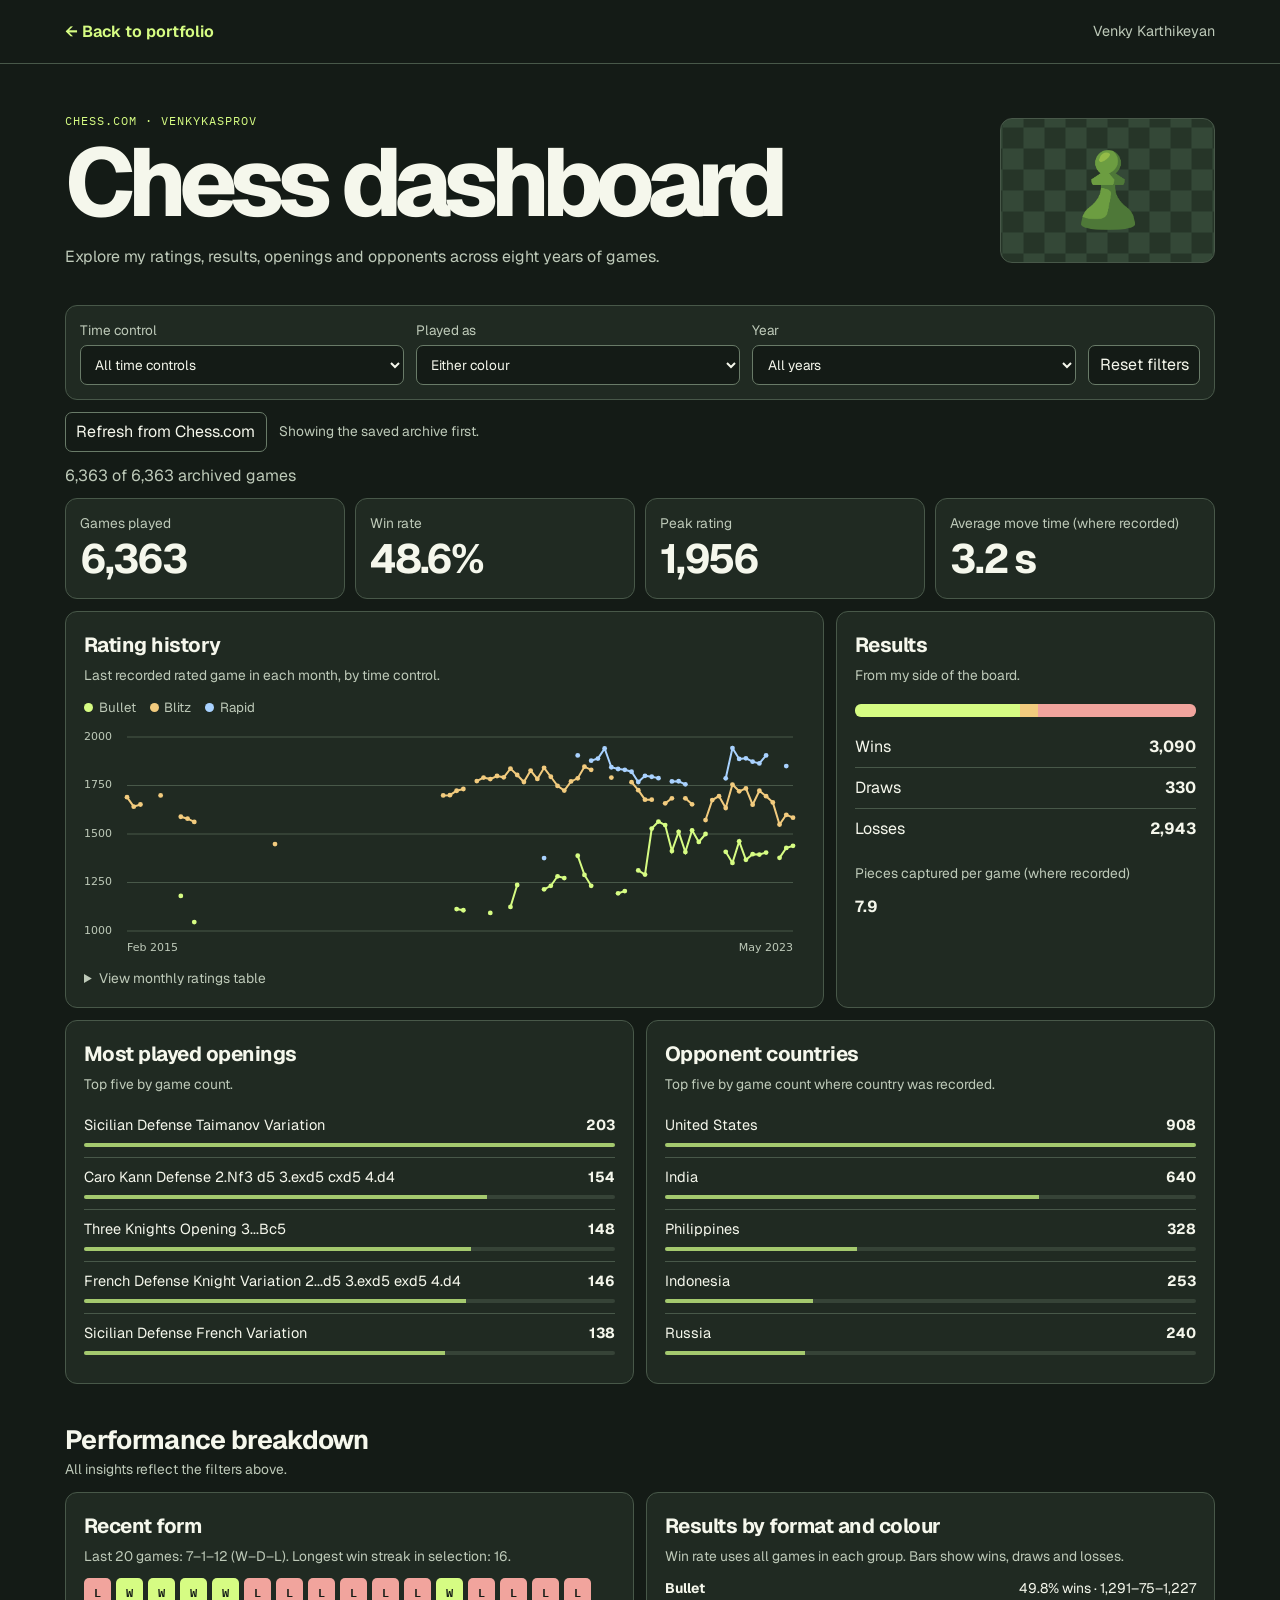
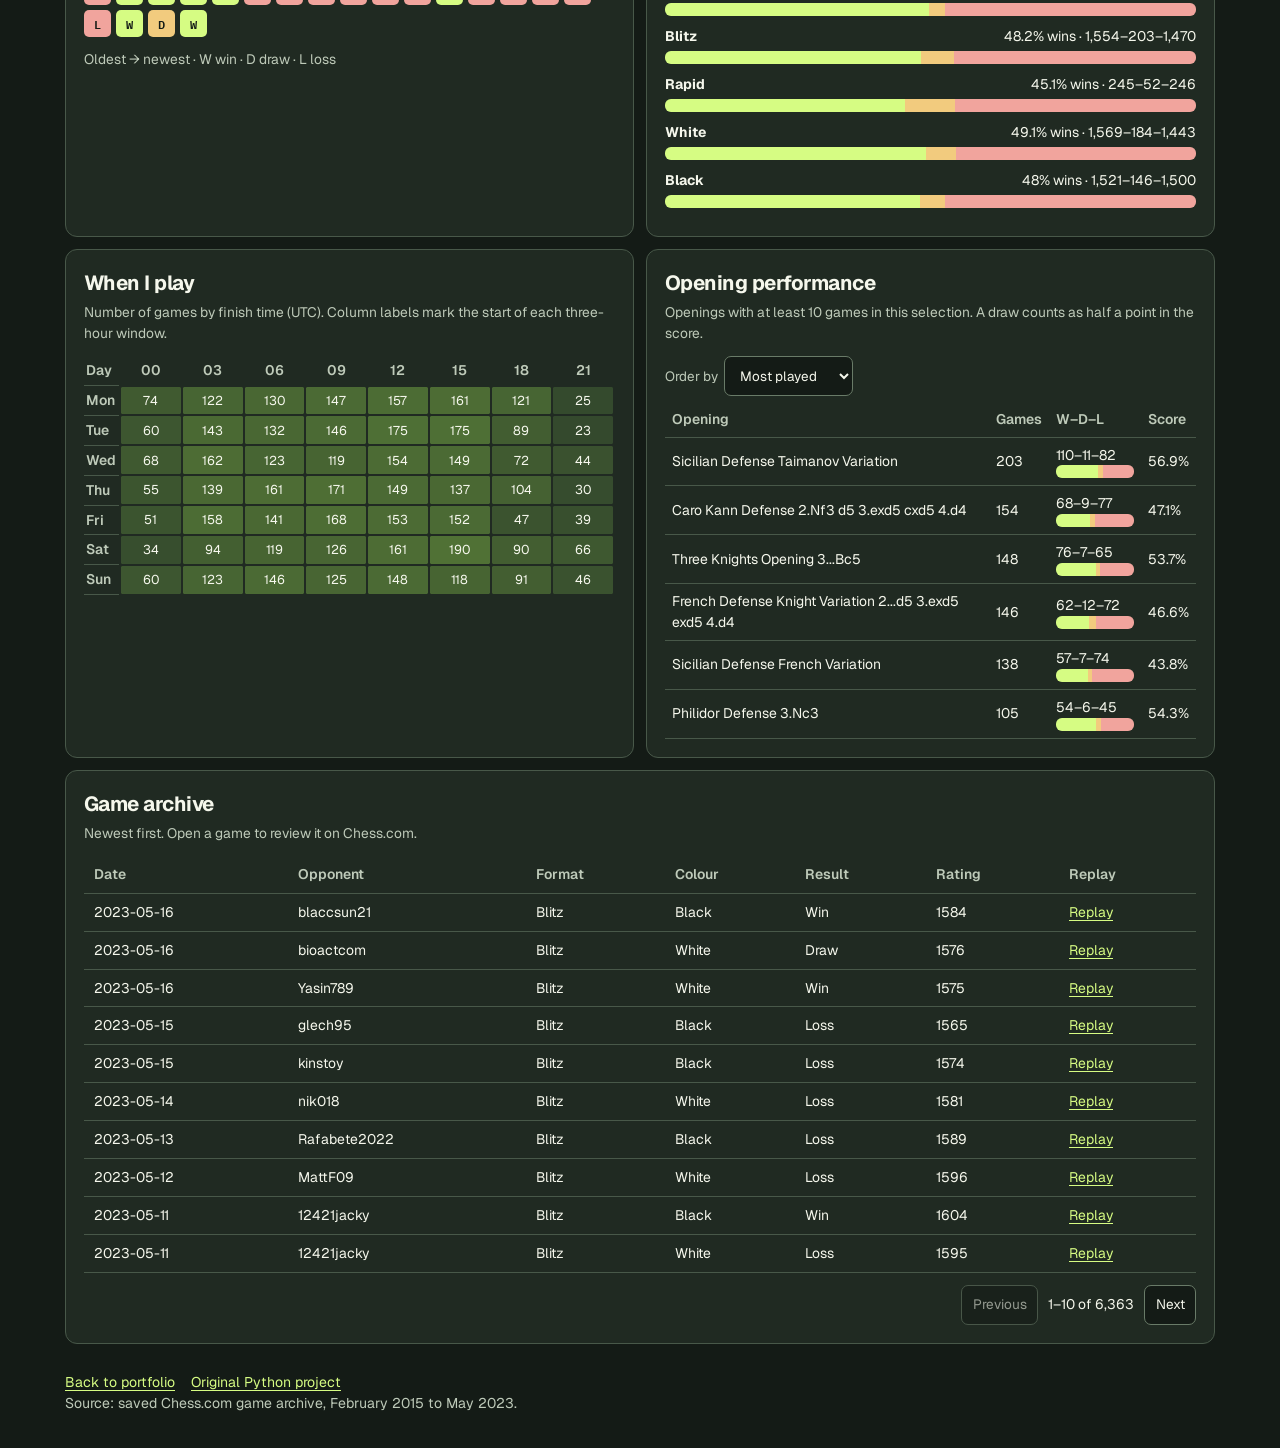
<file: chess/index.html>
<!doctype html>
<html lang="en">
<head>
<meta charset="utf-8">
<meta name="viewport" content="width=device-width, initial-scale=1">
<meta name="theme-color" content="#141b16">
<meta name="description" content="Explore Venky Karthikeyan’s Chess.com game archive by time control, colour and year.">
<title>Chess Dashboard | Venky Karthikeyan</title>
<link rel="icon" href="../static/favicon.ico">
<link rel="preconnect" href="https://fonts.googleapis.com">
<link rel="preconnect" href="https://fonts.gstatic.com" crossorigin>
<link href="https://fonts.googleapis.com/css2?family=Geist:wght@400;500;600;700;800&family=IBM+Plex+Mono:wght@400;500&display=swap" rel="stylesheet">
<style>
:root{color-scheme:dark;--bg:#141b16;--panel:#202a22;--line:#485849;--text:#f5f7ec;--muted:#becab9;--lime:#d6fc83;--gold:#f2cb7e;--rose:#f1a49d;--mono:"IBM Plex Mono",monospace}
*{box-sizing:border-box}body{margin:0;background:var(--bg);color:var(--text);font:1rem/1.5 Geist,system-ui,sans-serif}a{color:var(--lime);text-underline-offset:.22em}a:hover{color:#fff}a:focus-visible,button:focus-visible,select:focus-visible,summary:focus-visible,[tabindex]:focus-visible{outline:2px solid var(--lime);outline-offset:4px}.shell{width:min(1150px,calc(100% - 48px));margin:auto}header{border-bottom:1px solid var(--line)}nav{min-height:63px;display:flex;align-items:center;justify-content:space-between;gap:16px}nav a{text-decoration:none;font-weight:650}nav span{color:var(--muted);font-size:.9rem}.hero{display:grid;grid-template-columns:1fr 215px;align-items:center;gap:28px;padding:48px 0 36px}.eyebrow{font:.78rem/1.4 var(--mono);text-transform:uppercase;letter-spacing:.08em;color:var(--lime)}h1,h2,p{margin:0}h1{font-size:clamp(2.95rem,7.6vw,6rem);line-height:.95;letter-spacing:-.075em;font-weight:750;margin:.5rem 0 1rem}h2{font-size:1.28rem;letter-spacing:-.025em}.muted,.hero p:last-child{color:var(--muted)}.board{height:145px;width:215px;display:grid;place-items:center;background:conic-gradient(#344837 25%,#263528 0 50%,#344837 0 75%,#263528 0) 50% 50%/42px 42px;border:1px solid var(--line);border-radius:12px}.board img{width:88px;height:88px;border-radius:14px}
.filters,.panel,.metric{background:var(--panel);border:1px solid var(--line);border-radius:12px}.filters{display:flex;align-items:end;flex-wrap:wrap;gap:12px;padding:14px;margin-bottom:12px}.filters label{flex:1 1 130px;display:grid;gap:.28rem;font-size:.85rem;color:var(--muted)}button,select{min-height:40px;border:1px solid #697b68;border-radius:7px;background:var(--bg);color:var(--text);font:inherit;padding:.35rem .65rem}select{width:100%}button{cursor:pointer}button:hover:not(:disabled){border-color:var(--lime);color:var(--lime)}button:disabled{opacity:.55;cursor:default}.sync{display:flex;align-items:center;gap:12px;flex-wrap:wrap;margin-bottom:12px}.sync p{font-size:.86rem;color:var(--muted)}.status{color:var(--muted);min-height:1.5rem;margin:0 0 10px}.metrics{display:grid;grid-template-columns:repeat(4,minmax(0,1fr));gap:10px;margin-bottom:12px}.metric{padding:14px}.metric span{display:block;color:var(--muted);font-size:.86rem}.metric strong{font-size:clamp(1.55rem,4vw,2.55rem);line-height:1.25;letter-spacing:-.055em}.grid{display:grid;grid-template-columns:minmax(0,2fr) minmax(0,1fr);gap:12px}.grid.equal{grid-template-columns:repeat(2,minmax(0,1fr))}.panel{min-width:0;padding:18px;margin-bottom:12px}.panel h2{margin-bottom:4px}.caption{font-size:.86rem;color:var(--muted);margin-bottom:12px}.key{display:flex;flex-wrap:wrap;gap:6px 14px;margin:8px 0;color:var(--muted);font-size:.83rem}.key span{display:inline-flex;align-items:center;gap:.35rem}.dot{width:9px;height:9px;border-radius:50%;background:var(--mark)}canvas{display:block;width:100%;height:235px}details{margin-top:8px;color:var(--muted);font-size:.86rem}summary{cursor:pointer;width:fit-content}details .table-wrap{max-height:220px;margin-top:6px}.bar{display:flex;overflow:hidden;min-height:13px;background:#354337;border-radius:6px;margin:18px 0 10px}.bar span{flex-grow:var(--size);flex-basis:0;background:var(--mark)}.stats,.rank{padding:0;margin:0;list-style:none}.stats li,.rank li{display:flex;justify-content:space-between;gap:10px;padding:8px 0;border-bottom:1px solid var(--line)}.stats li:last-child,.rank li:last-child{border-bottom:0}.rank li{display:grid;grid-template-columns:1fr auto;row-gap:5px;font-size:.91rem}.rank meter{grid-column:1/-1;width:100%;height:8px}.rank meter::-webkit-meter-bar{border:0;border-radius:5px;background:#364337}.rank meter::-webkit-meter-optimum-value{background:#a4c96e}.rank meter::-moz-meter-bar{background:#a4c96e}.table-wrap{overflow:auto}table{border-collapse:collapse;width:100%;text-align:left;font-size:.87rem}th,td{border-bottom:1px solid var(--line);padding:8px 10px;white-space:nowrap}th{color:var(--muted);font-weight:600}.pagination{display:flex;gap:10px;justify-content:flex-end;align-items:center;margin-top:12px;font-size:.87rem}.pagination button{font-size:.85rem}footer{padding:16px 0 34px;color:var(--muted);font-size:.88rem}footer a{margin-right:1rem}[hidden]{display:none!important}
@media(max-width:730px){.grid,.grid.equal{grid-template-columns:1fr;gap:0}.hero{grid-template-columns:1fr auto}.board{width:100px;height:100px}.board img{width:56px;height:56px}}
@media(max-width:475px){.shell{width:calc(100% - 26px)}.hero{grid-template-columns:1fr;padding:30px 0 22px}.board{display:none}.metrics{grid-template-columns:repeat(2,minmax(0,1fr))}.panel{padding:12px}.filters label{flex-basis:120px}.filters button{flex:1}.pagination{justify-content:space-between}}
 .insight-head{margin:24px 0 10px}.insight-head h2{font-size:1.65rem}.form-strip{display:flex;flex-wrap:wrap;gap:5px;margin:12px 0}.form-strip span{display:grid;place-items:center;width:27px;height:27px;border-radius:5px;font:600 .78rem var(--mono);color:#141b16;background:var(--mark)}.split-row{margin:10px 0}.split-row .bar{margin:4px 0}.split-label{display:flex;justify-content:space-between;gap:6px;font-size:.87rem}.heat{table-layout:fixed;text-align:center}.heat th,.heat td{padding:4px 2px;white-space:normal}.heat td{border:2px solid var(--panel);border-radius:5px;font-size:.8rem;color:#f5f7ec;background:color-mix(in srgb,#507135 var(--heat),#253429)}.heat th:first-child{width:36px;text-align:left}.insight-filters{display:flex;align-items:end;flex-wrap:wrap;gap:8px;margin-bottom:6px}.insight-filters label{font-size:.84rem;color:var(--muted)}.insight-filters select{width:auto;margin-left:.4rem}.opening-table td:first-child{white-space:normal;min-width:115px}.opening-table .bar{min-width:78px;margin:0}.opening-table td,.opening-table th{padding:7px}.hint-space{margin-bottom:0}
</style>
</head>
<body>
<header><nav class="shell" aria-label="Portfolio navigation"><a href="../#projects">← Back to portfolio</a><span>Venky Karthikeyan</span></nav></header>
<main class="shell">
  <section class="hero" aria-labelledby="title">
    <div><p class="eyebrow">Chess.com · venkykasprov</p><h1 id="title">Chess dashboard</h1><p>Explore my ratings, results, openings and opponents across eight years of games.</p></div>
    <div class="board" aria-hidden="true"><img src="../static/chess.png" alt="" width="88" height="88"></div>
  </section>
  <div class="filters" role="group" aria-label="Game filters">
    <label>Time control<select id="format" disabled><option value="">All time controls</option><option value="0">Bullet</option><option value="1">Blitz</option><option value="2">Rapid</option></select></label>
    <label>Played as<select id="colour" disabled><option value="">Either colour</option><option value="0">White</option><option value="1">Black</option></select></label>
    <label>Year<select id="year" disabled><option value="">All years</option></select></label>
    <button id="reset" type="button" disabled>Reset filters</button>
  </div>
  <div class="sync">
    <button id="sync" type="button" disabled>Refresh from Chess.com</button>
    <p id="syncStatus" role="status">Showing the saved archive first.</p>
  </div>
  <p id="status" class="status" role="status">Loading the game archive…</p>
  <noscript><p>Enable JavaScript to explore the archive.</p></noscript>
  <div id="dashboard" hidden>
    <section class="metrics" aria-label="Game summary">
      <div class="metric"><span>Games played</span><strong id="games"></strong></div>
      <div class="metric"><span>Win rate</span><strong id="rate"></strong></div>
      <div class="metric"><span>Peak rating</span><strong id="peak"></strong></div>
      <div class="metric"><span>Average move time (where recorded)</span><strong id="pace"></strong></div>
    </section>
    <div class="grid">
      <section class="panel" aria-labelledby="rating-title">
        <h2 id="rating-title">Rating history</h2><p class="caption">Last recorded rated game in each month, by time control.</p>
        <div class="key" id="ratingKey"></div>
        <p id="noRating" class="muted" hidden>No rated games match these filters.</p>
        <canvas id="chart" role="img" aria-label="Monthly ratings by time control. Exact values are available in the table below."></canvas>
        <details><summary>View monthly ratings table</summary><div class="table-wrap" tabindex="0" role="region" aria-label="Monthly ratings table"><table><thead><tr><th scope="col">Month</th><th scope="col">Bullet</th><th scope="col">Blitz</th><th scope="col">Rapid</th></tr></thead><tbody id="ratings"></tbody></table></div></details>
      </section>
      <section class="panel" aria-labelledby="outcome-title">
        <h2 id="outcome-title">Results</h2><p class="caption">From my side of the board.</p>
        <div class="bar" id="outcomeBar" aria-hidden="true"></div><ul class="stats" id="outcomes"></ul>
        <p class="caption" style="margin-top:14px">Pieces captured per game (where recorded)</p><strong id="captures"></strong>
      </section>
    </div>
    <div class="grid equal">
      <section class="panel" aria-labelledby="openings-title"><h2 id="openings-title">Most played openings</h2><p class="caption">Top five by game count.</p><ol class="rank" id="openings"></ol></section>
      <section class="panel" aria-labelledby="countries-title"><h2 id="countries-title">Opponent countries</h2><p class="caption">Top five by game count where country was recorded.</p><ol class="rank" id="countries"></ol></section>
    </div>
    <div class="insight-head"><h2>Performance breakdown</h2><p class="caption">All insights reflect the filters above.</p></div>
    <div class="grid equal">
      <section class="panel"><h2>Recent form</h2><p class="caption" id="formSummary"></p><div class="form-strip" id="formStrip" aria-hidden="true"></div><p class="caption hint-space">Oldest → newest · W win · D draw · L loss</p></section>
      <section class="panel"><h2>Results by format and colour</h2><p class="caption">Win rate uses all games in each group. Bars show wins, draws and losses.</p><div id="splits"></div></section>
    </div>
    <div class="grid equal">
      <section class="panel"><h2>When I play</h2><p class="caption">Number of games by finish time (UTC). Column labels mark the start of each three-hour window.</p><table class="heat"><thead><tr><th scope="col">Day</th><th scope="col">00</th><th scope="col">03</th><th scope="col">06</th><th scope="col">09</th><th scope="col">12</th><th scope="col">15</th><th scope="col">18</th><th scope="col">21</th></tr></thead><tbody id="heat"></tbody></table></section>
      <section class="panel"><h2>Opening performance</h2><p class="caption">Openings with at least 10 games in this selection. A draw counts as half a point in the score.</p>
        <div class="insight-filters"><label>Order by<select id="openingOrder"><option value="volume">Most played</option><option value="best">Highest score</option><option value="worst">Lowest score</option></select></label></div>
        <div class="table-wrap" tabindex="0" role="region" aria-label="Opening performance"><table class="opening-table"><thead><tr><th scope="col">Opening</th><th scope="col">Games</th><th scope="col">W–D–L</th><th scope="col">Score</th></tr></thead><tbody id="openingPerformance"></tbody></table></div>
      </section>
    </div>
    <section class="panel" aria-labelledby="recent-title">
      <h2 id="recent-title">Game archive</h2><p class="caption">Newest first. Open a game to review it on Chess.com.</p>
      <div class="table-wrap" tabindex="0" role="region" aria-label="Game archive table"><table><thead><tr><th scope="col">Date</th><th scope="col">Opponent</th><th scope="col">Format</th><th scope="col">Colour</th><th scope="col">Result</th><th scope="col">Rating</th><th scope="col">Replay</th></tr></thead><tbody id="recent"></tbody></table></div>
      <div class="pagination"><button id="previous" type="button">Previous</button><span id="page" aria-live="polite"></span><button id="next" type="button">Next</button></div>
    </section>
  </div>
</main>
<footer class="shell"><a href="../#projects">Back to portfolio</a><a href="https://github.com/venkatasubramani/chess_dot_com_dashboard">Original Python project</a><p id="source">Source: saved Chess.com game archive, February 2015 to May 2023.</p></footer>
<script id="archive" type="application/octet-stream">H4sIAAAAAAACA3S9SRIkPZKld5WUWkeFYB7iKhQuuKBw0+wNpVe8PPV7CjcHYM7Mv6pSssJfwACFQsen/+9//V//x//9f/4///Xvf/vf/iuFlP871P+O7T+x/UvxX8j/9Sfav8OfWEf50+af+qfOnP70PmcaMdbU/8w/5W8v//uf8/fhX7Z/yn/5r+33vf2Jqc8/qQERgeixGEKqf2L8k/72dmGE/q+0tYagNfT6Z2RbhCACEC32lkarf7qtIp8I9T8x/SvhX63+FckQ7E/ar8swgDQNYNjXxBGLA9TxBsjZvuQL0G0bkv0HAIYA0sjFvsW2Jv2N+QAoAMT4L3X/BgCGfXr4Y3toAB2AUO2vrz3/sX//LfMAyP9J9teXf2F8VzDmnzHjn9JBaIbQ6yzFFtL/xGIQ+YRI/wnDfn+sYbIF1T4ECPv0bts4Umi2tyCM8zTjf0L7V00a0iMNLdg2jL4QiiHU1GIbdXLULCK/IUr8F8e2CPtzM18QxfbHd6KlGyH/q/Nfbg9CC9mkyc5tgpBBMNSYo21NTH/a39APiPCfWO33//LYIOaf1u07QECsS7f/LrRp/7UBxPfv0/hX83MY9s1/ih1jCQBEBzBpyAi4fcRsPxDsn/xdgX263QsEEojgECHNZjIZw3srhRHnv/oVymbSZAf4Z/AZcQoizFG4K7ZFf1P5gVDscn3P0/7kMNGOQhiOUEPJJq3DEEa9EEL5F/O/EJ672eyLa+9SEBG5LjnYd9QonXFdzTD/EwKXe1+CbV8pulgRqc7ZNEPJLdvv4996fEJo3IuQnqvN701uoklD5F5EhNp0y2glhGgqqv6t9UJARdlRtO82hoqKQ8vNiEDGMIKtoUpBxb/zRKj/SemfiXUa302wn821B8ij3ahgf9yUzkSi5/37+K/2fzk9SrIFU5LIfwYhCSHlPNrnWp0KKhT0NAoqfZdgEKYh9A0mg23W1soILaIcTFHnG6D8y3ar4le/TDtwE8MCQgChzDpGMz1hcnFvggBMu9R2rCCbPEWO0u4XCLqaNSLQdi3nDRH4iDjPNdjfx60IA4RcQ+vR9L8J6N92CkP+Txxo2VKONSQTvZgR6GDyaNrKZKGgPYsJdE43REc/[base64]/zgEFx70Y/hEAmL2R7dG0AzEEBLLZrUgloGr4iAvAJNpOs6xvYBdMsWeTAvs/pelqm76Ksdtj4y/Nvg0fCPsHK+6zkSaLZu78sYtoa6iCsDWlPP0rQv2BYAcatqMw0R1+rcYsjlDsluf13MVxQxS0bMzbWdi1wNoRBFJtJ5FMGgIqyvR0vxGCzmI7TXswiyk57oUZcIZgGg4T1Uwaw/0bD4Q0QUjz+QwdRrS9HLJesMYMwbaxh27aIfLmxnJBmJLk2d2Ekj9XPovgOMosbY4+pasNIh4Q4z8pcBylf78jSUHEand5DOS6VN5yez2lYuq4EJAoM2n7tgj7DttLASDWxd7QbhZQl1iPE0DPLiZt+C4hYmxh3HMa7J/Z46bwY9YFT38PmUoFq97MuLB9hL0R1fQ0as7eGQOw12raLpiURN7+fkh2korAfNiuBm88zzT3G/2MtmuVVZhE5L/hAIh6NdO63uipmF3LZcR6IN4jm4qyd9clandNDCDw4LCP9fmIbFLEVhStwGTSfBWMci5s+RP+znIj6HaG+dzObL/CjOT3Sb8P9sfBYg/ycRBxchDl2INsImQHUdkzpNkgeHB4vKM7WCm/MZKb9R8M+6PVzjDqKIIgaqr2FLo8jXghmB26zI8lT7nb2odvgzl7BmBmmGHYAdlGHPawAYz/BF7Mf2VtJCcx2AN7thrKodoZ5sRXuCiMQxRi18UcctCeBdhCzXiRlrSV2DGYhjG/z66HWVSmqQ8VFSXS1SzRvO1C00lwL+3ZMYQ0SjSnoEsYUrkAkCbzU8tXGLruRHF5tLthEMHuZcAzQU3W41KYl2eaIXzlic8wKxRLcgKAQBtoGJGLbX/ib7l+b5fK3CMMoOTfMEwlYHvwGZ2NNFvWrqS9GP5WHArOnKuICad9TL6AkXl1S5SzPeyv7aZyDcZuBRDjupUOYRYUEp30Ff/zf/2P/2GW5PQ1JAG0juMu2/AMGnwQEi+Of0VyBNtI0wMJPdujg7QkTT0uG6jIMdFhlPBZRRzITrK/P0q2sWxHMT1nT2CVdzSPw3DXpCYJxLYX9lT/wRcxnWAIvYRsQmlbkXj1jssZpKjNFIzz8yE6jpjish/aACKhcUdF95qjeNzN0HW/[base64]/cGULQhURSaLOaoj4wKj5nK7ETJGcdote+1EWBBDEHa8ZsS4vzp/QJhYp83nDvK3+Yja/[base64]/OJjTnt0qr/kCCDxX5qFsYeqg4AVPXuFe4SqY45Y8gDLOjYyyRodezWcbeP7bMusJj5sFZOIU4lwC1X5A2DakTZ4UEfsztA1FCLajthHRPb3r2RSEnWhqm0CZITf93SXiAEIwN7xJ6P+megNk7kXeNLXZDuYa+ttfuFn2c/M2FfXGxfoBYJp2fPehKSYoH61E/T7NEmvtS8W9tiHi3uzXyv5o5fnXRyCTwVxOM8vzUvW7gsj/nQWhm/GFKOxB1bXIiGSwf6U+iXbKZb4BAk//[base64]/VIAvVhBBJfCheXw79lBU96TLrx/fZTdL0K3AgCEIwtpc1e8D+OIzUEev0hVifkcMKHKCVzPMzX95cPX2GraJcEGxDfY7js5koWhAQ62bvXooTZ567eX5GU1IzHOF2E6MS/DiR6trtPGPK1Z/tQz8lpT2ICu7KQTYUbyy6nkRatr21A801ryRWu0EiibCy6XqsxmQPH3LNwdi7b/a5vg6D9hKqquOsz5sFQiXe3JTAGaQwSBrYPjRuHMq6lxvC3qx23C6zxcvS1STSDKEkbLPpF/[base64]/lsOgBhmD2UhPlgj4sEKgjBLCiMCMWS6usjIiaQB4IcgWgaiUluN9m0nM1+aOZ5x1do8kEIT4RWHxHxLDonQTINgEFscLoJ9AIIPN08m59dGEEVB/oIcmmZ1K45SfITT6f7g5Cz1P0nIDZsqaRxKnYYyTSDaGYVoX0lUPW8FUokIdftlIfkTyfZNBMFM65nzkum37/HRdp+j8dtq0a/hLkA7M/z+ts/5myWC8JFMu++InfYLjFajoRcTsnMB8mnSi9OCwKIwKuVNxOEeG704AMJOapPzBokVipdW+YbIXhUbXNQqEBJWkRyCJNJfBze/3Kvwcwoe7V22x7XRGnJgadov7e7XUwwPYVzr4DykX7oJzs0Yt0SqCAAhDoptRpvLesAZVVdrAXgtHMDaicbB4DJJHEH9xNPkYwShvpUPMioNiPBRCHjrJKOy3ay0YzBvIzBaxERFymlPduPTY6Ko2yBfByKIdkaKEPAbT8FKqgiqj2Z9uRrMI2Icuik40yih/ysqdRoKTdAUQBmu5iDqxF1tbsk0rR05OWMem1yfiNgUfbtZprY2MUWQBFAtCcvLIP2fClW0qA/OUUApnLL7vSTSsvBfDQzs3NW8ibUHwh1/wiFzfLaheQAuRXFIP7/APKTWV1psJz993H9PnYMKJ7skt+/z+6pPhks0kf++6Dfd/sCylFM355RiwegyUd8kmiDBaAfCykLIUTl+TOBtB8rIGqQjqIyov0sYTiAqedOYFVmR30tIUnDbs5R9/RTAGEIgQqe4h+RfnwEyYLlp663LvLkB19Ed4jYR1NyOF1G4EKIy7dZegXHok5HkDwHsyQ7JX62iLM4ziEipSNbVRhhCzN2HEHyjG9kqsWjovkXQH7KsXStFYKq2ofiAMWjojLI6xsA/Ti/[base64]/1yFoCUQPdDBJphhAG0TAPpaVyI0QigmVz2QnxR736nURaMl+x2wM0osK77VxCk1cR12sXP2Gs1hST7ERIk0E0UzXFNWQ9ARQf5mpu3rI5RsmsBelYEmmJ5EeaWJR68ssPhPRcbgmDnaFdw6SjTI6gLL8HT0b6gXDKY6NKwL8h+u/trcMKbVdW9vN77cOhHHJTZVsnhZaIUxNW6goZlNcmRHTkcQzoRzINHbszYQ0TUYv6fTh+rvi2rT/lSzkF17Gkz1Kt9vjhpC7X7lxBVvAnHbFl/NNYvIq5k0FLhZciELZobyWb+YiUVznVoZ74PbJIMNGcNRnS5e+5gqjo0XziLskjWPz9KAXSZ2aymZ5IqGssjtDfAMQB26EUVOLIhSR/ZgilpDRRTITxTogw5JfNQ8NyI6tnrjoJtGgeGc4Abxi1M4cokEakivuoiyNi5xakIXC5ZgtxlBo9SH9uoyGsotntvbS/fzbVlHVc3TjtDS/FjDfdh5RvABlOexTN9OqUuWsAAQC7DOTJs79U8bWETBxud0/L/OQJcEFAoHyZaBaW1xnOdICUD1eAozApJsbfyZ1hfKZmIuXxq/5jCSqW2JYwVHmDNJE8MwAzCBu+O8nU8gsgH7kzEmZBzkjnPwJAMDI5QHv/HjN+d9GJMNX+zfiAYManXa0fypVEKJVcJpObTxapFaVKoHM3SBHXGFWxwCaca2if9N1W4WjPCnWa0u8kz+IgGuW2KLtwvPhBQR8CLt+SWfoS9OL7PiCP9l7GMjLl6a9XyiFSXq/Uk4tty2wh6xTtucxE8lbE5vTqQl2v9VHLnv5Iy4MQhGBPxiAxWV+PDClAChyfSGT0KkmWIIHk2aeYrdn1lsfJvRwXBMI0nsjTKrT0IF4n52RayeNfn6x2/[base64]/+E3ZYPuPmKDknUCIIxPczn/CLVFJRZJzT521KvUmLU3WKdZQeXInWprCmgMgyoSde/ytmW7HvdVRkDihitZ0ZFYByOuliP/R37/XPze0ExXffARZJ+r0yrTb6rU7ewwwEV8HIe5Jo+YqqiqairXTbQvNesw4Z/GynRwiUKuxiwORVJKZACCTGIAJz0Y6rrQ3QKx73KjxYztNXQvyTiCYh0gMCeNpj5ckxed1sbZ3315X1WJN7SQymVrBchjdhbqfX9FkiqfVWOAQ/GWp6LXBV430fFC04sGvmA4AlYuUvBKh+jcpKgzoojUgkjgkLdhC/L06ALxIoe+lOz1Qt+veIVmnaH56yOZbRf1+9y8FQE/Ap1LD93HqxXQTjrST+VgdazJ0N0LPJeQV9NnSTnwD50bOiIaVThqXqvzsBdB1XAi0BYznyUMip5lf5tbpLJMQ7GLRf5U98rQH5x3iqV/+fMbweAcxmk7iKsgKbaiueT0WQgiKN5S6IUios4KAncxVMGu88PJTyhWOCsWkGOCQjttulr03+eNYkXYyn6ibpys1GS9tn1a5aWkq/P1A2LtZvEKRLDBJL7vegaiw1FybN0L6NqJ5XT45AluBXj3yTqGZtp8tr2xo7D8Q0lKU63qrop+CdEPIC8F2YuZXuiWtoAV19dtXdG8Bo0Kgk3eihio0FdNyGmNeCDF+S06WmqtUHus0SbtUkyZzDtX3VO/fV9U/xz0l3FR5Q+ZJH4FcpxKpUIye6Qj1DYGi21okFJkOfhZknUCIVINHORY9/kAoeykX8hAx6yUQZJ0EQcGGd/S9EKhgWiZ19LsVTD+hrwFAJhMO5uTtzlduPOGieRgt7Gswr+JjBMkQwNkoZoNEt8qv0xREyOf1JApuz55cNPJOgYhOCv6aoqYOTRmlJHLbi28a1VhYMtoJpFJNWKRE9ei0dCFgV49HUelmBEod/DsQypAzjRahSijDuAA4zH50ouFiN8XHiTwYQDQLZGS1ZZ3R7UR/ZqJF9eiubO4g6dWz726EfmLSFo8rKPpB4P3edgFFkD1owQtsAJGXu6+ylessXMWMx5YLboF0NyfJZk5bT0499NW7dP+8K4G4XUzKhzk2ORc0ShhCjooZyOWP9ze4l5e3a0FyXQUfvBi8EmYJ2k1Lqri86k0/EHns7gWWWEne0mfKRQhEsNqTJvgBEc+rZVYoHooQqhCCvZ1UcvNqjR8AJhBbKhVDTA8GAEQfzFuftEfq//+3/Ph9Wb9fB9HVrEv2jRdQAOYwh7BS6+FGkKcZNxWF7ZWocjCAJAB7jBv64uob8t9T63Hsom3BnOGpLQSA8BWuqp68+gOhPGFZGaN0R1wANaP4sGZPQ5DIRyYIt4WPGlUanvNCU7U57OdlUKDHKeTr92RJ0iNLulFDXUdYDhSUTfupaZWnNWLcKyAJ25+0W/I7iZ+eQECcCa2bFRLdjmz5B0Ban7AAEOeuIBytBI4QTFF7R+JpysYgHT2eQtPkD65XX2NL2e8DVVQte29GGdfvlTFTBfmj2JRR562UPTkpfcI69WjsbG8ADNm5KbYmh4LfF/2ennH0Gu5dnu/fp7NrvPPIdHm5jaibIfBIqTcjX/XfiVJ83IGxl17LK4nq0nLFZo/VNGnoQohHHf2DcJ4DjhG951pEWhB2I+JU+GmOHwhxFVeGjyiAoIOMDjDG4CDzFYoUAHnkfrwwBBG14MpzZac5qv2rl18+iQMQuunbLtgDYRfSTI7G7huA6daJKS31/loBaezjSstQNI1YOMwxBKHaiLFiaOMHRHjiqWsX6HznQuDgG0AgbdZcv7f4BhCXwQYw1JSpFTQHqKafpWzLWxZ4Z08nua9wKM1FTZUWZg+WqCtRaDrPbwgeuu1WEz1aSyj++2zSpJMMf/uhFejrSDg1aWwWS5Ry71oBEo0Fm8xW8IxV7TeCykO3cKqMv9F9CUkA5lMFjtWTh+2NkL7R0Ojb0Jc8jyiEUIq8NIyFfAM4CULcDfkmeaa0oWL9GARVtnMoFlmOHMcHItWVpwkfS57QghbRJZHmSphchOWgjhvBW9/3RdgzSSYfAOSRChc7CBlNZ+n3A/D1cIMb8iYJdI4B0R0iZDX/eiXdD4wy9rJpNaJwjzmN3gRhRmzLckiup9YBSEbvAQsqdbL6thqFGgAUc7WLF7HFciFgx5fjscaj8SQDxQz076s5Nnpc+Yw2eJ+QuWVp2weKm6KH8dhUQ6CqMao386zmewDCQcSgZi8PFfCfBUAFu8rXy/[base64]/Zv2fhsRL0x1E5Qtk4f6vCS8g2VuKBBJLO+Os1PsoNfEkHs5huQlCGMr449rU9JC4POCvdy31tBgene7NN472wz9fQ2yWXKlJW1VcBV2xsi1b1chNdJtBASCgmmvRimb8fKN5w+hUPEccR/CHDbTZC6rRLNRKcO3QHzFXpZCPUIQimElVUd0OpwBHt/qfbEom4vhKSmyP59dooYBP6Ij6lKMO00U6F6VVXg9QfE1v2lz4irO0Pf0RwDv+LTlzBvjKDWhq34Ge4bjhMAZLOYf1AokVxqorwBuOWbzi/eQ48ZgG3YsAXpqwyfbOIpFE0xpLz6CpaP6JkTijWwrAzC/[base64]/jGBIMvIippxeO/EGwJ0z21yxxygPiQnS13M5KV1PUq1SFwe1dsNL/WENTOv0lEU8fwdF2lsgUYkXrvafn9p8PnGIvwY/N6afvRaWQhwNjGdbt7lz4A6P49jOTtKkMISQjBTLL46Ty6bAGHyHtgsamPr98YUXZ+ufJpH4jQj8xBUVTRNyI6QKbX0lMX88dnUMJzrsGOoy5PoQTHMMVNZY0T4dQLBEUT98p+VsG7/ck+mJKaJt9j5CVXl8osy3Hc/WdYLtBX6ImMbCdz/CCRmSo1vFxPIdhbHrcDMS011XBLaEu/z/TkeaA43j9XWHD3mGwbzW/UE5qbfh9INJdV4hcuAFJZ8/E1VnIUVqhItLvJPk1cTfHX/XA9y2HRLIVdP4kH3mMA1DLcl7qt91cQ1etP2iAueSjuf1OnOlMLhCbTqsrP/QdCPj7DENa9cIA6h2mcVc0U2vX7oEjMnuhGw9JZq49AphMRdDV9qrDtlKb8Ca/uCt9e6qjUKE+x+ZGmogaxar0Y8dyEtKg6tqIFz538afoGBNqOhGa4xXiS0w3gtErt8PoIqQGgEGmkMUxJBzlc5QKg/nkedGmE/7g/ACDM5jNOg3J7rNxP7ycqdySIh0oUiRG3hDzTXjop7lovTr4hIGXaW5fwDYqzo1V6uIAo9ha2+sk61BtC9th+mDDniTwRmeaZIbZK0UGcr/INhyjohsOJ7yp8EEARQLJ/8ITLHWH13xMtP1MO2S4D1dgNM2AqZ2C6uzpfSL8RVPi6ExFSBT66fJVkAjmmvf0Fug1vt8lvAFKKWyRDHrO/mik6QDGBTJ71yOMGCAQy9nvNCpJLQ9DvO0WGjXL6doX7qRboVE3keSzAlLTKwrhbhtBNN+XavVlnpDdC+rZnrBWUKNeZIhAAaM9sqyDqTKMFZ7XszzEKYH464JtdbQAg3/PGyPo3vFbgtQLbKWA08GB2fQR1LDSp5kmhIzV+uyhFWnXJaI699ZvIbBKbRSWDCACZkOyp9yMq5gAiXAt7Jk9OTl6fUQQRYAHqMpP/pnRBYD61vbiN8DSpTLkXplAMwWQ5R6qR8lX64QhVxuQeah7iRNBRSBzNCEwiO+tXKZEDqF6hbNIk9iE3JKPE0SwGUpqrZKK9PiIR1dqqDImgJeJhIEggg9njM64uuvQDgPKVveaCgoVCGIPPCBLJYFcKH8XNn9p+gITVui0QckZ5xuXihOEYmXKcqXDMbph/IGgZ+hqTZDH5FiQi9AUQzGXktse/+QagKbIsFh0BTEUbilJQ8GU0gtUQWzpP5KGoPwg8menLPWMCkXj2AagCgA6pqou+HVEtByiKs46Hjgj6QntgvXzWyWMHPD4tqOvTMPZYrWMoQrgVYpPAIw7lq0AqBwtp3n1y1N9+AEo82DkpwPmYXyTCAIClMa8m9lMk1AVPGcsuEurMRM2Txhrw3aoWxx/tev8+Kg21PZl4EKtfRSV/KGkviXca5flGoHf7awuTBxXlmiFAngJCtu9QHclVCfRBoIh4fiuBIPNI2TkNILkEIvER6+Xvr8+QKbz5FZJIUvwAdAGEjre7vIL0BkhlT/TzFTmoMRAIiSQcgJjCbtOXC4L0dj/Ml+nmF7+XRNpj15zQIFyV0A9AOh48amhiOxCozy8e894fvA8AfEZ7cK/[base64]/vXC0mbQ/+n3T7+25o2PHbbj04/dpX0GJT1EYgSMHCFBj6t0f7Q2QvdTg6aVTk22XKSzKeCDsqk9VctLoe6i4NNVg0J+ma3E6tD88WdwJUmr2UJhqSmURpb4A8DCb/MNnFyjub5TPpCrzpfNyhjjmKqaON4Q3OdStKdEUcvcGAdrIDSJ1W0Jf5OSjXwhBZAQ5fhFsJ+hRkDRwJSht5yy7J6p7uRG6un76hjDxD4f2IQjBFBx0RraEdoQlo9hBZdJ/TlMspzyYxBkQCLJyA6KQRLZZmr7VHxBRqmFbw2IIo1RfAI0q+ew8qfEGkFdQ6kb3Cm+vbFc4BRygyM9NVxmyANAtcedzLArbqKS7MkOg8febdwcxJvUzad4ID5HAZxsozkt5vZkk5WwFo0LTvjIg7f4M6PK90eGhnPXspBaBVJvXPzs+8yI6fAOIUmnbB/O2uQC2l8RWBRAibZL110kgDX0nGGUfUFFJO5mFEMJwDpOrkskR6Dt/[base64]/g+UNkWRP4XjpCBI6j9PabtwVM9v5s+GEzQGE1aT/y1mj8Qcjp4wakTXqqFbCAA1KWMD+XtC0HEnjlv7MdiYZR686NoyUz6Pp1j5PTWHaB4MPJ5MEWHqceuDgfIGf7i1e/8ulRBlLnbNkTVzEqkq+4Eghk+LJd/xwWgsQkyph/bSSwA/g26E3kOcb2piSvUHwBuvm3Gk3MRbAjQQaVFXXwYT/RYeIvEbr7hGM2FwK0qAy6Asma71PhGWCRp2xqaJ31oFQWAlmlY9/LV4eAAWQV2m+kDqchwine68Ayhm/U1qUIYV/nIB2ERGD1LUGemXgkSiQCkDguSog3xtQS1ycZzFwikPQ+V+VXmIMdVmxbzGyC1nVtdK+AbsBmIk4NQaiEZ6vUG6QdE3BnBsxpjnPCufhZBYRcx4veVcB6nD7f64ryRiuaRIA054D8KFHc50du8f58UyNupOT7zI0DgStiaGoma1fRzfoM6ljHm07ENhEMJutH424h/BUxhp5i/7L+y3LKDHgQf3dUj1iwlftSsNj0TvxCKOk2+NijyuHjyYdcCgf5QJb3E4jRvBDXwp9Oh+PR4VClIuitqStkNwNMjWAj5kCeqItr6irwAiopOWULIPwHCZrboWubiCMkRAlXYUcJwGT6aJoJUt+NailW8Yqi0kWgXph/O6/lPYcqr9amWYxMonBYA0miOQIUrPfo2Xu+1I3g083EnTMGmpR/JHQIRozjGxsXTL4SosrBaT6b/6J4ZFv0g/pfF8z7eNyIrNd8eqph1DjGt3DyEbU00CnTAT8URW/4BUZSb3/zbVVD1ASD/0sUzF44ahQ0glEMeIwlQIbSFQDWSN4iWH1+R+tKwXxe7RndISD+CQPxsLGKyUn9AfL5i8eTDh+qmD/lHEEKZGkfFNpQfAHmp2OdeqjpAZ5EXQiDz5M/lpRzycifqvgbVf/uLS/7QIMwOrrl5b2X5cRaYkfNk/olrJ+MCCH3W7If54ywwwDaifv766K02orUEgeKd7DUr4QdAeqIdya2O7F0u0CDq9wYakn/CJZFp0R6X7VpFSYMarSoJRCZwmEcj9jy+oV0IsEiWnRutMIgt+uyrqsfBIApMc84EYA/m/IHxCXk8nj4N0/IvSSACkRqlhtrJmS6EED8Nx1vMQ4QISBTpQyIm9r/Cox8OBKVsVin1s4biEsV7Rf4QKqxKWXvUGi4tG1ZR+yYOjCOxvXQlR8ir248Zu9BWL964EKI3LZ1u0fAG9EoCsavBo0vO6Jvub4A4n6v5cSk8klhxSoVg72jPP/WsB1Tnw+S0fAo6+XHMSCF2Ohwo8Ot+mOXHGjQjcHMpSHslN3/IIQqiQC2mms/LfnKE/Ph2a8ANlGScBDlEACjSyD/[base64]/2rO9+9LPlp3cIPi8DSBfK0B01sfaZn1Z2g5et9LOsY9Fnd19WSRSzUVOSZt0/EuN/kAhLy6pp/u0OmTEkm48XvmkI5FhHRqmKjgNjUG/VzBR8+G5AiiRs3KQp4BqKjGGcZebnXUEAE4mTcNwgYQJzZtWnq23gDxQxu4MWQUatl0kpJI2vtnC6t0eMwbgh6FZ2hCWld7OASsaEBkczOnT4O4dDUMaSqM35u/ldVIGphYCeI0xrkG3YwfgeFF0zaO0qEeFcMSgAQywL44PQN4lxg4As2V8ViE8pC0jEzJJFELUQu8hh58ICie2fLSXSQ2ajqZ1RFaCYw4Ga/oS9QYsVj2uboqYIqagVHIYzKUlljS9Pafdn8Ef30/CqCpXcJp1xKQyQ57tIx8j9HfIhV0nHUnmPAmqD9FweBOyzSkpKt86LzZfVW9bEJN4YxJBJQrhTSoqRZyTzM5j1CZb4Ay9w4k4oBJ3TcgREdoaYzpadD8AyDvkw5VusMf1jYGB0C9eQ7yrptxiJyOprrZVD7EW0EIEQgyWDBY57PC8wOACdOOXYjiKcS/KSQyDaKYqySq0ldmPPb19n/K2aJvRPHkvLh/DCCaRTd9nMkdRIoeG457bl1bGX26DTEQZtJRawtZqPdyvRahGs9NyelDIqlTtRlKIkLpTbPenEzgXgaWXDzakBQ9ic7kU0hndiyQoXj1vGbzfiCe+TJPGRIQ+pC8AEoeYzkH/f6QIPrlvT0Pr7mrWrWQijQEuyFmzHn5c/oFEI4nS4foJFuFXKQQEv38isGc4TCfiJb7YQTRHZhFolNIRZKAoyIsu0na798n8VNsVxMiAJr7FsdqgyU/UwLjN+PahKZqjXC0IHnHszhTCpnIbi/55L3oqt1J7UYQG3j8liBpelV3Za9hog3qv0qYMb0ielHNDSpmP08Stl2KdgupyG6/NwAIEuI18vEDEebRUTY11a1oG6oDlCJSbR6c9lrDzbDal9NNzQd5yA7lCP2J9cW99wAc1Mvqfl8TKAppxA7RRu/emhfv56YuSs79LKcKA5v2EWGilsrOoa2G1Z5+IMSd6Z81OLUENoQDxKwxb+Rcfv9+m7rQNRA29XMNAVqFTxH6uDFE+5L3urzpGo6LzZnyXjHPROOsypUFjBocZc/FRpcGzcr0Pk3ykF0k/bl4f2K+PEUHKMekZmqVmsc1C3lIQ2iFqllPzl82lJN6fni8nxXQ9CQAJLowjD5Asp4ulpC4SDlT3Q1JqIOqvAoQmhAKCcFP/XWqN4TbUN8uMHn309t1CqlIg0hBYZg1xPSNEPPx7GZ53NKw4jwpDAhOcTjJ7PXalDWBdKvaheZNvTaoWPKIZtGbQROcq6RcsY/FO9N3oltoAwHh98l/n+gL+7C6vwDUBh43cixVMSafllRIAzLrQCM8569r5RBhp++D3Uw9OgAEB2CE+jPdpr8R8tGgwj5k5yMvVRLZS+oTU/QmpvoAnA43ZxnbcAAJpIloyyOuIajlBlCFZmhfYUA7M2IAJV27I4RE5a2/uGd01iEoZ9sqA9nElFyoq0TSrA+Kj9dQ3OvFLRfBgyDonKJcVhjVMTLP1YcLcbwx0jG1GtYdshaUMZUqqewhmX9Rf9r1QlDhyWbB2PM8PaMJvRjzommkRu/LlnsJtjM6prBBeBAGCmSVMxVksmgyTH2FBRdCPnRUKB9HjyoYEEjlyQIq16zlDwKJtLHpmBUTBCE6Qsh9Nq9n7z+WwFbkTcfoNLIbtVWS3RKN2MMLV34gMO65HVqq+DgUsur8PpLDgbH0IgV3AFVZbq8uaT8GVWkbigS7BQzzNTGhjzdCHntDICSO3i9ETly/L4yldQKd1xd0Kepv+EWkf15g6XVpBa6HwmOuTtmXPK65NBv1HbUScEKiHlQJxLDHQS5rDTu6r4WP99sGDXlp7FiqukimKx0ms/0YWe0YYpDZaup5cSj0VDCMGfBghAxf/CKFTG+I5zC206yqSSPgK4RkH5imXq33YVQlcNJxnCZRTi9Ae6NBmI9gNgzdim/3onyIaLbtLGJb8wMJDlAYUrxayeuPRcTv+M3gi6CYSQ5KllRSTxYeVqYfG6FBHN/PUPBEMpXH+j3VnqvF4vV7j6e1TSScOGSKKUJSKaq0FD8jROcb4mwHZAnKcgtCglkgzmVaM9Gw/EII396p+JxFTOWhq+j2ZlUyk2q8eCv8NRBlq+q3/WcWrDRtllQmZpCWvoZGpvQD4lQxNNQPv545L4RUYvE219beAKHuBdAiSF2UG8l/b2o2RC/Kfynq4CVl39pj0onq8kUgc1wI0ae6vEN6jnCEJXnmvZgMhOAI9oYxedFfzvQD4ttcipJpriLk7iZJZLKN7fSqSsvk+obI39lynIWYIrw/lKkYQNi3QbTuteTltiGIDIZH17IKOq9Fc1vJKIFQzc0Kfbm7c74R8tiD3bJ4EkcPhIQyFUZZlMU0et9uL5zdUg/shBd/aN4l0zMZvd08OtpfO9n20CLbQMdZdAclSSIjcwf6iobNHwBU7sZtH00N6exrUTKu0J7PMHjnd3oJlKZnbex5XTwEbokpGeftiLH81tR5NQpvfh4ELpQ+yRRTNi4zr1G14Aoz118QYWdWgPR3hfw1oheEVNPQtepXAsdnmJeDLl8kMqJPKcrFZfN2ZsXryq8qx/X7dHoGcL0SGtUcLn5vyqUrk1bvKLWIHOHq2CJARdNDOUalsAg4dHt0V/jnLA90gFxPJS9jNCp1U5TEypRsUiL4oxZ9QaQVY15O3mAPZPwohZWpSJozLSX94yPieACW/QRlie6kMliZIE58PqOUHxD5YSBMbpbHC8FULU+NTIdfAPF8ccunOK8oA5Z58wLORnpnwLL6xw4CGewn20i1bhWlwHLCV2M0Wb9oshyBGR57EAzfRLIUs3RbToXRgIu9OL5/jrMbNuNnLDYF7oNyaDmJriTXH4VxzmhZjzZhp1XVSQbFZhMtS6Uow/6K46lfuoa921ktWt2JKYqScPZo0ZMY4osO2xHk2YQ9YhBU/ULXVFEWjokDw9mw46uDzSGgR92eKrRw9oKuoixcwmgINfwY1PiBWAU0m0VP/x3Bg6IsXMIgDyhYVZWNN8LzYO+XQraTknDJ7HEC/qt/rN6fsSIXp1fBz/UVXCtzGWEqaR4He20lYdlxWE9pPMpNWTgDiDUyEaVfPLMPQNp7nuTXOClSUQ4OADPp81Tl8OXwq9GXKWxx+4TxGZxVlIRLkeGlY3iL7BWUdYC2tzOiHs32Sp4zURYuMSiFyIc8/vgDAsL+TUPa5+axog5Kw6VYKJn4BPOuAJAaden4KVt5XlQqUCeBSMZBu3AcXsRT2g+Ao8QwQxS2jiIrCxcx5kcuXjfS7yV4VPVTix7XEvxVyMrB0cto2/AZXH55uY7Qzlom8+9WpaRqs4CgwC8tWsnLvVKLbI6rL2FVMwVRi+srkMhY7b1k3uRrTKMDQGV4FLM787MDIJFmP5pg9Oj9yjG/ARST3GqAUFBVIfKsJFz0IPsKDo9bHJxLaS9+UYCE+Qk0yioLx/[base64]/aIqqd2DdwgDPR1wNWD6uJ4hEePoSFkCcopyP2sjyhoD85itPol9MtMsmMHQ3TSgnJ+rddPUHRF0dAj52iJEc9UIoUMf5Z9T+AyE9lchahMKSJ0CmKc+HC/9YAiUsY9uIol6Nro1ojpCr5vC8YrNOhbx4hJ8VUIbkj5YSmsE0XaKYx8sE79+rPTT3TRb04oiwjeCXEEy/lYdVK18Q8EqEo11YxXnSt0DoWpk9Obs8cMIvZxcXGF2TWDc16TnNCyKKl0Hpm3QjqB9ub2aDSqmqe9oQdDWjmXKKxChAG14fopFie/NP99INTPOsrGYI5ifGlYe6jRDojBUTrFuzhWbr+WkwtXB2+L1SWQW0Z6sEAJnNDNub1aIHX4AgrQm5tdmkua45VOEFobEg+2csWmcpKfKaBmG7mSSht5ZzgHR2eGq8MFl9Shz0cwi6RcITLqPWfx/782rq9/ZjuEIQKWJqVOfBNVbXVNwfK9DDuZXg2u5XL0bi9RRCKEO1ZfFlFjtEGAcEgUhyoBgx5EWht54yydySGj8Q8tHqoEyYRgEbQnGEAnP/5816fUf8jATbmkaGV31mEqPwW8c5iaS1l8saNAs11n18Ob46NOtFX5FAqKN3TYypr/L6RZCdl22+3ANRxvtORgF0+DJx5+nebm8A6uPqZtyHxT2bm0SatGp/BlmcZvECSHv3juZVVWc6VacqEAxfyt4xfD5YCyEcu4CWhKKPu12HIyQqDtwqbj8QuFbj6DmhJl7SUCWSOH103fpUstdXxA9B6NMSN72VS18hkcTPMAPXG7HyeCNEJ5Z6OkbUAKTEC7kzEJhtlvQO3mHNhZBXO9nTc8J4X0lDLY4Q7bFYycBwI3hxfLx6A/0wq+Sx5GSGQ/fewrNDIKjespadYQNT3kcm5ippLAlh+DAZx/IGKJ8Wg/DZBBXYCyI6hAY5rN6d/gviMIBYg71Pf2C4yjU4BCUsqyUutDdCHsu1+O5CdR1bJJDUnCan5cw/ltBEdNaObdAgNw6iSCAZWtRzUKg/XCmPRdg+H1IEbQRJNF4FtGSRSOZg/2tGb5W4VNyQ434MUiAQG2GR5r0qEsnUKUaqnxTYaxUaP17CERIrYrjWKiSUiV5RKmK9ovsNEcKTZ3/yy8FLcHORVJr3mEzx+ETT8drOJI6KveYALsZ5IjBnpK1anjF+QHwT7YKwNz73E4LGA9iRYcCpb4Qy9gpabE+xbUgqsiMwjqH49Uw/AOKZzPOOfF+CbkcKhqgx5PHXViZN395Scap09AklkEE1ZmKYui9zsRHV9oZIBzEmjSvKN2GSluAQMH5Up9iKr30QRdZWHMYi9EtkO+t2xE4XtNo1+1X/EcRSQV//lv7JfdEzZBKrsPhRehp8H2P88fu0k7avtAV1wJm8Ku+2WSIwt4yTZPXze/6JR0FTEUcqFhBpVRBKVZucT5u55SmI4nRPaZJkKc0/ogohUogSPlXh6QdCOhDoknSSCZglhRCST7R6MY2tQQR9n3ICdaTa2jaEYLsw1tigGn8g5J3utot++ASgiTuv2Rg/diG2vbyeuIOyyzAKVVWbgmGeSsqezKvlB0bZCfQZxGX64fMd3Auzy2nnLp8Ec39jyHn/SkSVplvHER2iQ5vqteW/viTknXlep0EfNXqO/C4IySyx1XXa6w+EdOSiVPqhVL0yIAIwZTu8C+ml8T2+uJfJaUYdKW0DGAsgTVE8Y8rVHwD9IUxLzy64OZm6I0Rotqr3bLz20e3RTUVRURWxoEDQxYBW296i7EUPbwCejE2iNGwvOC9TTroY9vxLV/5KHfhoiVDvRZS05CFJLO1SBAzjVe5Xbwhp+70cqEPZ4V6KWNsZdALJQF1V4W8AphhtKoIcKCpCn5EcgA3+eL1nAGJBxKN8hDWkj5ZJ0THCCJgy/VVf5hC5H7s55J/IKE2SSfSc2csrpHXG5RbCMRytO0UW70WcDlAHUwe94/PHR6T5rABzePhsNL1ZcTgCRYu5/yI/CT5cNezTLYCgpxChjBLKav+m2m/p2vRGSPmQa1WaYHDAAKcuFkAim7ImY/1YBZU0W73g6J/+lxyrA4Toc3N/SaV3Eu29I9N2Ur3YIEgqKfSKmHRSMfWNwCjM7SwI71Yv78pRQskDGmGq9Hqg8QMi7L1pLKI60WyOyRGSXY3uU9bO/tugxo9YjxozWwPxSA//RwllIbM316i4WX9AhL2bqTNuN62QUgyO0CKeis8ien1FuTpPtQiCaDg6QWKJMRg+Hf79F0J7+leS74PqogAYDkC6ujq9Uq9vAB6u76MzVAUeVFKUg6Qy43Vq5kq8JqN/IJ6xf0sgEOC5FiGZNP/LTqd5wvp1uUAIT0vV5zCiV5FAXC8ESJmbJhtchZM+n4Ok+2aLeaOt4tVBMgkJSwdMhdXtB0A8TCmWYEaYdG3IjhBM9Td/OOOPJeS6jmJpfKJ78FoJQkIJn3IZn1mYPyAoYY1fJdM1GF26Nkgk7f0b2KReF3Xmq0Nb+aS0tY5o/GjyCa3wlja1Cqq+Wgy6J3cGEI//vjh4KQXzMSVJQS0Cc0MFYvWVdGfECNWfKilKrmAYJa8x1hMEZJLekUnXgzdEXXpOM6SLNzMlj6QMsgcKUCZSnE358lD95RxXlbsDJO/i2b7BzkK3C5DmIBFLBtu43RpCo1Ig0gvbIiRXMu8TaU7VmHUNun+X+zsCPt/cdkIN9kkA2QFo1OofJ6XeCAo6x/T9jhG8MwyRSGRKqdAyvVU07CmGWy6FwaSw/mVEpvuVquRtGTFQA+H9I79WUbwcZNvNKRLDyqysRpHXTJX8f7HjiLdI+RCCUr9S2X0ItKi2yZM22uzm/JS0XDdDY4MpGQzfrWSYIt3xRV8huQ7EX9tKGV+nIQhGGa6rofPUXqoAlPHgIDD5jekvXjL4YxXZHY1nI4K6BXGV0xgOwRzoj7NzuWzqCKo+NeaziqY+WDR+Ik9K0Nhenb7O+G95A6zx6E9EJcJ+oX3gHQXAzgLy8x/ZXkfI/QjqDGemoRyIVGVTtLXbcfRfPoIjpJ3oiDAYoYMDIBRcwf6iQwl1sQJuVQzE/NXICwBS3YjupfihHJ35jZDbQbyl8iQTZzrUmJeqskX7iN7WVIjxAyI+BGRAaEC7YgjK1AqguDFAZu21BrlK9Rv3JswLPQOBKfG3869orvxY+cFboEw9EM/ZqODM0+nrZpGh5F9MFud0CdClN0CZzzYIwIOtrADbh3ESuauV2K3z+AMh73SfCvn3Nb8Ovd10JWqIY5WL3V9BLqeufVjiUFUDykZ2yXTW8ONcV4yv/ECIT6RSO9kUUpJU9+YQZfrk4Hfjp0Pk+UzyW6WwJhDpj39HXRjMiVrJ+/FjGbA+pbMa1juYHwi0X42ryCj82It0+a5F9Tnai7IQGAC7TNv0A6Dso3NZA/FVVEzPDpBgoF8F/6W9EeJ82h61E1kKv+gr0oIIXaPoXgXaCyHvUxXc+21O20lrPRBmmLZaVsC0/tgIst97FKBrjnGT0xMcAraWsuYilPt+8WyEo5KS4aYeWkrK8LVUEG8naP61FWlvGwwenFKLOOV3SSk+MIKa9d+zFRyCXpK9tNcp1QQg4U6Zbc0+ILKWHwBxn+BDRal4mQFoC8BuV1w1iK+dFH9E2XdSFYRagGSSCT7Kvc9XHYT/nsO4Slqjt9slpeea3RNYVZZZeRlk3rA3j/4uWo+bl9sn5edaDBox4cSd7QdAf8pqV2Gvt8olJefs52Zdw/nknCw/fv+dqh2eut799/YFovF/9xStcVTzLMOEJnsZlUrvNfELFg23aPcxeG9WU1nN3swTZ/[base64]/TMw9Qr/O0Tah89yKRiXwqOnDB8IwQxkH9LxOgwAwpPLiZ4/SGF9RHCAQCx69dFc1yKtXt6Uj76BVQualOCjKIeeZI31ud+7tEp7N7alrmGUF0BAOfwKJwmAIOcWA6GYdNESJ2UIzSswgchSsK9qlLSiYketOaMc11kqP0iitOT+mTF+CWVSnjMfbTBqLcuqJk1KEBZmpeaS3SQ+q0l9xBg9STtCUMm8ACTUYjFrq3W0v76ifLlxVpt/ctsDaVBeTsOYW835VxRFCGEe4hTlGXQBZAco6FmfUj5eAD4Lch7tyENmFOpBiblC64SGfIwXc7tDhPHwwnyK9rtqUZPyctQOmHk3VltW/7GIUM7T1LBY34bgCAT2oruK8xaoKA/rIGRxew+JVFaOMI69GmmZxCcfiyOkz6yTg9wGBaW8nCmXaV82fSx1/PH7+HQ0pcXFohEOkidl5oBIKltO19TbDwaR2vG92lD84BhktXDw+8zkvTWwJbc3ADG1TVET+uqKNidl9sxnb3U49+E7oJXk9ufnsYiLzSV+LpZyexlmm85QqXENi/1AMCCjnoQwYxnUSqyBYKfRvMApxB8I5WmH+TDCjLwQsiMkuniXy312fjpE+vb6L0oYqjF0FmkhMIXFhXr+Avi+eWsNVJNkrSEKIePw1g+Jx32cQYn7fVw7IhGGixTnab838c7Np7W/9EsQb8OuqMnpNX/6lVTLctNwNearvStEDdQcT/ZhraB8ABDqTEXLKNPVbPvx+3JcK8U4hlfci9KE1gXKH/ryr+aN4eME9pHUUzNB0S7KqeUMdyi1c/PV4r9+H59ZbYvQhdiHAKoDlAJdwY9OZgCa2GzjdgwwobhHoYRaTkpXD7fAwusLqgqsNgss6E64Y6R8mru6LS+f5PKWNSStnFPvoogeVTnr20igGmYc34XyA+B0i0ITi0ikEjUpJ2cQDb6Eny32jpHrMQJxTmHIL1JKziBiaGmNMEw/PmObe7/Gxc1FdpCUk8sUjw1OM78rOB0h7URqrqiTuqFFOgrC6Oqvny8ut6BZbYvAfeutqk1VxUk5uTSqHTEBU7VDxx8AZ99l9onaWQPb+0LwalqfqP1jDbE85bSKwKh0IKKvkzJyBsGY9V5/dEcthLTP31HXQ3YzUBk5A+Cx6F6zV38B+CzrzxK6V/Py+7J+3zJhgPLqz/dZkPXbcaAKK9vGLubRpHScXWs4J6YHgEr7AVCfiOIqt6NBQQeZHACa3pI9nPfexfAZN7cVmpG40TfEhZAWb0W83fS4zTzeqg6bR02UikMzmc4OeRUD/1gBVU39KDqkXF92qHJxQDDIp///HIPmvdR6lNspRwHAWAAk0J0aefYfAOVkf5+iR1QUTLm41Gk+7WtwTow/ENJOo0+PIq6EZEmpOBAofYu/6j/jYmDbJzGpTN7NL2XiGCa1YgX5XWwnBIL95RjLsGi7klJxIPSRlCAM33Ke9N8xrbmi8eg2oCOMumZHkDzKeMnNW2iecMWOkM9Ov0+jng4zOQSc/[base64]/7Q6ew3M0+5XHHGHSAcHrEkDZtcURF4QRVNjxJuefyDEZ5Zl8hGMTBvuOookBNvI/OF6uHZS5aN1HBPRp1poDgAN7auqNki/AMJjPUU/CtzyDkB0ABjoc/WmjaeSZ0MI6WCANRmSmgQhCMF8ZJI//lqe1yp9CjfTTuqngVLUhqvvVgk8b+qi+LS/f0+X4EbnS/OKHucIwnCElSlAnvoPiFAPWmP6O7Ma/MVkbwCdgZqfgb/zB0A6yHgpBRJ/CUehWhbyZ0FtA9gd84QQdSmkXWHbBg+CidUOySA/DivyzG409BtBrSdpu1ea2CIdCUWzeXY014ceF1VVvgHUNVq+zKfN7JOlncj0GACBPHFe+kz0N8Bjvq0R1Fnp9QFAEsDAHI/OPVJ+rAD6kXGMEo/sn/3aINTI0jsVMMsnKT8Q0h4Z52lFJpsOIjhAh/5jOajtRgj/NOF1m0ma/6zQOF12AJCAooSXIMjfVN4I2H/9oGbO7oxWpjsAYf7ExCk52BV3hLzqJZ81mDMiLU/6DIBOP5QPF5v9DRDGUzi6lkC+Rx/RHMAezjZdHPuPXVizEx/ueWajaSI6RdUCiPZuB58E8NpG7wCK+1zWTyFz7BLGQg8MQeHxaws8RbGzOrcmXiQBSBjhjqszf5hDbmHC/jv3oMv+doS0ECJ58bMnfQc4owRDNkM9EEwqa/VqrseC3BEOcict4VxB5OXICqXG/v59aU/YKT0rKDuCvTC1fcZRpfYDIu4cl6hXyJmEEB2hMCnuw6J3noT4c7lV9dCO0w9TBLKVhrqcfJ4iiuWFENS4sr2VIyugS0w3Nt2p5DXdqyVtxDdEnAeZsSpkBslYMHSpzAo1LT/qNbD4g6Eix33yM1N2VV+vZehaJZhbvSRsCz3tCGmPZTbVdHMotFNRtCGMCIXIcg+vE2mLVWcfUA+btdIldDcYgD1U1EOtoO79e3IleY9FsoikGoVI6q7C4g9p2CfccB9H8MHN292ukqroCorcXcUYL4yGWBnlcWMo77QRgDBSoTuDbCT9Bge/CbbX15dvuMEBvOplPqWS0Tn01bXLY0H2rcJcmgv9LMpUlHRDSNdvbN+aBGCmDoJJ9s0QAq9+W0fRX4uQl7rVKTaxnSY34si/AVGKxtQ6Z3n6AZH2ZIWIAHhpCIKpPBwMiC7LmqrwYxX0jO7Tn6MigUzQiaTg7ByYDj+zq/tRLoSoXuqNr1OlALxWOGkEgcTTTQ4j9zPp8kBUSWU+FuGjAyIZOPs9TKaMhUp7D/H2exV9nKO8u5c6xiq5tBcvqnDFiRLufYCEf+4ZXXNm/nRnk9aIExCSXa+Hjbf9QDjYfRAq0n9J5ymxjEwlb9H7+9uvNaS9F0prSGsfowN0zGqPTtd4A4hyYqv28CV4X3usksoIpSADU2QE/UAI/Un7fB5/zBUEqkxHSGXCD0Tp6zg/oqxtOGTSR+exkeTPzLFJmZ7Rfk403wBK3DmFef3RbqRTqc4AweyI2dfYmMt+EEKaT41E8Oc/YvxEKWwSaGAw5im6WX75Fo6RV9XKGpli76x5ahwmCbRKxUnOBAbz3rKxAYhXZhuzEXygtzYCmWyQI2ZNeMQ5mTeCB1a3J8Oll0pXioYAKISj4irQLz8QGGO4sabj6ap+zBCSI5D4KR7RvM4iq8IwHq8Wf/LzDUgkZHrFOcDTxjGwAcT8BKjDZwVexxzJnxHBgvU8uqd6HUT+DBfdGPSztylAMxlJoDGRMU9aFUS1WeIbIR8kk41+cAIeAIwFQEqX//+WydwBTi+P3DpB3EH9jy+hUE+efQmXz6+JbTWvco91EPkxY8i/iYiOEfM+GGKOCwCehXkMbaEvcKimDaFuUK/bEsKHH7rGHwjf1PoyHwgqCqE6QqLX0mvaR70BsoLT2yABVaJR58gMaI3pYCNVG7/suevZ9JxueRzutQroGiJeitQDTEtdHFq2qG+J4Yaw+AEeJTnQkGh8DCEHoFDCBzJd75UnZOtTtbLeXcrr9WaSwoPh2XYmfiol2us0ZNceCoY2h+j2Azk8aIGrOazVmbdSeiPkIznexAXsFytHBwgld3UY9G/RyQ6QHg78j5qFAB6AIIA8zYwYy4pq5Y0Qxt5Zh30vzlKuJjk8WIUTyemsEqR8AVAnEY5aC5p8kpthSUdp+mk00ZBST57KGyGUnVyQEBBMF6YY8vR7QfFyLp4zr9/s0wPhwwTmEbpQ662GdDENHRDTsiGWRYrX0huk5HPOR1Jnmx6tpOuVEvM9x+rfee2FGvT2+0kqcHmMSbeL3otCyb06Rs7nIq7im7pZUZD4JCeUo3GTSizSoarK3msdHoQmGrRyLAGKI3QMQAB0MylSP0fM7wDpMGDIRqawlpAcweyw8XF7L/dCEKUf3dxBZOFoWrJ4AFB5mTxA3H/9/jvwbWWFp74AhLAQaNCPSh6FH7tQ0lFJZSuAFVkPDlk8esKbqcq+dNSl7gWR5+E4i3PCM2BRkyKACNnn3Ne/P9aQ68FgrzRPd8+Z7QCgzoyGyXtB+o5Q9gZDlkA6XwDNAcJoOItj42naf//teV0lAiW5RU0OT78vtS23oPxYAHXDm/OPJCnpAe1V8E1Ic6SuVbX7zYtrrngYB4W+2yraRxdpuNtVwbv37uwQYUUVn9oZSogQyJgXQNGQ+fYOS8ajo/07mWo6awVURyBE5lFrqne9vW6xE4Z2dKxG6Zd1FJJp09KUmuq/uvIuCyHt76ZIyopfihgWABXYzgE7yg+AsEoUn6qVlQ/[base64]/YyDiLgRqBNbIuddJqMphT0VyfvYRUwhINPzcgeESXsH0EoasxsTdeLEryUsTQGhCyPT0Rx/NdRrDa7xpOqL96jMlBAQCIp3MkBpJEy3DXky2QUCZsR0mFe9Jzc9BuUQMeigO18C49lqEuML3SLXoMf1eBeUSsQEZj+mDCM6NcIScj8TJ9Cy/+J2TAEjqouadGeiF4DmwzRoe4zMRO8iviJOa3RGWUMfXV0QZP5ujSoty3EimyefBfxY/[base64]/sbr6eMbAPPl3IbpgymCkoGBeUYhP+OUziWo7Tj1J6S4ZtYNpwRm3o5ZTgYS4JvyB69eAOL6PL6BW1FkjgcOpZjW1vSb9ebOGwHX5gyVU7IbogbeBrKBZQZC5qMti37eCM6WscUDh2blujSQDMQOLoHCX58eeKhJn5SGp7tFX4ZaK+0w0S5mc9gNh+/buZlOUdAEonOiFK8Vk8HEOE4ysTDvNtXnWp4hKCDEP7sXaTI8ojjHVCBmz3ww8824VGOfXPxBwLsbezU9o6ynJz0C6cRidojmtC5//[base64]/y56JdXnG7674BXcgTRcgVFnJvK9IrAdFwCv9pCO/XyCbUL2TAFS2AjrhhKIXoidet4AGtH6aaJfsjBoLtWtIBNXuOBFxbNw616RE8eAE7l8v0JRclj3eTPJxIEBY/maBnWacQvCS0U/39HqKqAO5OH0+5LLKq2r9z5wjlXO1dMDn1XJ7sKAQNqtGAy3dKasM03uRN+1P8asInFP2QjsKY2AhbkaNHKpnut08BzBXqvdMSli15b1QhYOBGra2mr17a81qA2/fif3MGR+rCeXHBwxD5OGllTPVb/lpkIIejGZLbr5FXnIJJefGbgJJUH/EkZxFrzTKHeCyI0ybE31nrO6+UISzpyCBoXtdF19xgMXPWM6zBdIsuJ6NEnDGUK2N6gmp9qo9Y0gL20L7uLtN5/tFcjDFcZs5Oj2S/pWQD8QWX0m23vTvQBGRjWKpsAEmHpoPg/7vFuLvCXu3XhoeyKbOk+EMpqCmaPFZb+cWRMQvAV9HtUj3ctPAmYtk95KmVRQl5f1QQ+7uDLjPJawGisDWbgS6M0oy6xv92nW1XVU6pHBGrB0Iw+k4cwO5Z/enS7kjAbSZTs0DnJz2Gt46oACgfYsEtzSxVfevo3CjqDkUfyWCK5Uf1F7aSB6YQ4aqrrVevJLPr9XkHwfVgt17PCK/EAODiICSmuSN1ZeB5FXmj6fOVlZCgAwJMwUryrZowdv8gWANLXHyYueNZmfR1cMEUq7BCRL6qGdMu2teGHvg2vs3VAICtZau+tFrXTh4+v2G6HuqZuwyqFiWyeRgMi4nKsKpnx7NB6IKFakzSZXo60tQ98BVUZ3HgCy0zsL7geBZsB+FAnqyYU8jdMg/5OxyNOMi1x6ph8Q8YgpmkTh7/p3BEcIrXjJaLsKw7xnB5t2L7sQVwnXgkRepkcE18IToudzQ4dGV0p1y49X99D4PRLdaHx3Xa/miO1ixv/O4cO5sl+KqByYVoBM12nG/XQz7syBOYDGKcRTNRD5oc4xkIfLJDzIXXjb9u7hCSGKGDqeIaS6nQJdwvbk4OaQFM7379WvvHXPN3nVycnOAwmwzHws+q7Xy7/fq7jKsNfLv+vpQIQfCIS6DCoValsRxXIjiO9sj0/LKG+apxRIgGX4VmsFgSDSbDeC0pF77W4TGZFuJgkw1OMY2cdr1O+Ajgcg3XPNa1bprXYSaSz2VtRB+TAA4fp98N7zcjyY1LxSfsOwYQOIkL60VelQ8xsBvpVdwdWnmzCQAFNsGePukwA7P0LE0E+Y/TmJuRoDguZyF9MMQc2qdW9p/CB4N+EukWY+DecRCGSucm6TUFDzaF6Kb4DQnzB99NyX76KmamcmoxYNu6tXCbV+T9YqHbbL8LpbySOJq6wgPdRUOoj7C3wi1V5joBI/v9bkrTLDzczNzIvxLZ1L6CJTKE8pevAK6GW3INTZfJwMhe1KIpYbYJEQbllpmqMI/4CAMGY4Y4ncaBNbuwH6p6DsIbXKDMzTIQT93hyDKhKkclUpfgAW1ctDlBYe5y5q0HwgZTXFxXA+EQ5QPuOGH1PaBzHJ7iFpldPsVEIP123ttQka+pfqRg9GPriKQSCQtTIEktOKaF3h8Q8C/[base64]/uF4KmS2A9xHH6jsFhzZEJuxmmO4mG4l7Ao83bGO3GLkGYI5KxyTGY7wDDq/ky9AXSnSzpCLqMt+5WclQkiZR7ULuXLsYsqflJlY+4n3Z3ZLPKyyVllmOYnQV1Q59/xRgj9IMwT5/[base64]/DzHmm5ly/[base64]/aLeaT2gKkFe2NheBDUWxu/B0HNE7a3loA4MlGNXkjnVbjk0RHoCe2PiqRkCdeY2apU4AHBDKv1Zm882A6hRhc6Cb9nSXoB6xkA5DFTTdhXDrVdij62tY81b/tQdbNdGqIg7MXPGpRylRYIgdKCspsu0/7+6WMHGGUKQqOoUUYZKvZ4rqIoLGm3SdsaupgH+AoSVilpcmNS1CrWox1BCOEpTnjW0JzrJgKBRKYip6z4jNHLI/KcU5i7FcpAEtwyfQbRjcS6zLpdzEUvgPH6CsmDLwGR5Jr0psGD+5SZB6DrVpWvSCvagzOOnibllKDKYZiXD6gb+YbIn4GinzWkrPcuib4RoYQyzk5UwZZ+Kago46U6a9CDMJ1STGtAJokSZCjibZX/83/9j/9xIGiM+cpgfj4ja9gwjLb4Z8zZKaWqpjGf7ZCfKeTQiW83m5FsWZ0dBUemJWgk7Hav0qnYbwRNuI1fot4pT5pIAQhIJNMn0wwypuuRv3QEKJMVBv0Ig0aJ+lmSbUrmSpTUugSVQOq8EOh4ms9JgCA/lEgkEEMQDBwg6s/qLvMHiGdYz0c95CRmVyEgkJRum5/t05fa9eiCoFFcW9YMBLHcGUATQKG3ZKoMv52WbEwqw+9KJT/XSgkniDmgQTcAqMCjN63HK1yzAILCVp9dYMNi++xkcQga2FbsLM4LgoBNWp6VQ4S5qEgNwD47mvXQqkp2yRaFU6Ljcoy2BxMbUDSgMj1IONnxmq6PMbh/eUa+1tjmsuzpZcL5kN0shCgE6JeaDPUrbfaBUCX8YXtElSJoJ4JjEAIsktO/[base64]/fErnYfs/4Z3tFjAMkBTNSfkUfzlgbeira/FapLniIoMQgJNdRHHQah9ArnRnkF2buVt5vlwViYlgEIWOZlrIRVyzeCQvtxE2kxHdf1amJyUH9F9zSkkuZszxtCj7Z4MR5DkNLz4DY5WRdDGBxHi68aekfwnsywIfhYen6PRA/bA/P803IyX78XvX3Im5LT1W5SUWSsIrOWRxpzmeTXaxFWv3L+isMMPpue28n7BwTcHmVVkdVxIzgV1mlDqXUMAESaiSolp0XrGl5LiIjDriapOvrUgxLsAAJajez8cHf4JszPvcqbBaPcI7SbhOMaJJ4QrKY1aC/fAF3lU9/MPnYcXJxFCMhkZ/RRyE7yW/7GN0J0rr7PEtKqLaBwSr+HfinUxYRQ37+ncHs7ieyqXtYH6SYQalfXigY2pxsBbrjHJJftEH3KDxqOhBMDzmqjTnUNfnhtgxc2lu3lF+FzkYNFxgnmYHNulH0ilvfahqAXa3u5lZ/x3yORtqmhThVqkr/M79+jYtIhDWZpaB9JOJE/Lfq3QlBlvgHUpnO9/HV9QhFCE7lHVcorjQuBiz3XvIYl0ZEeAgWy9DkgEOpdBOBndDx80iTlGx2fYpVtfqtIN1HZRoGEjKp4ObogqFP681gtD43y/YxywCalNG0M9XTg24QfCLaGuCsHFGSSoiffFDWdJ9N2rHz4mexxhDj22oYehxwTPblknIAwk5poytXV8QzxDMeoo0g6m5I+AIYA7L9UeajWUPINUT+TCh9NLxW33hu8XvL8yUeAaypMuyGKaq/DoaflX+kzkEm18CcOo1wVXJ/Jk7GvQNpahHgXNbaTaw5CNCUnVq9jEskDAdXLoR2CCEb0EUUAoUIeSZi+X2/mM7FxC+1ijBIi12ND1okc+xhp5fPK5aL5XDme3etikETUaUgo7edh0DokFXc+eT42Cqa7eqwiqlccCKSyjjqz+JDExzB+IITdCJPXT7M4Zoiat4DoqudXeeTprXrBTP5+hxStnm66Q6F7Qy6rXFXuCxm8mW6I8CE4e3ykoDYbjoPcU6TF1myI/BkDei8CHVEfF0k3XCSzbguSfDKIxHuxEsqnkwXC0GyabfrFVBhL39D0+5ChI3da+pJ+/L4ckxJUbF6WXU/uyZTeZG60OFvaFVx1CKq3t6mLqIjm5gPJI5g8SQoHD0teWqrjKCprsRFIZvGhaxMQSobsmHtTnMPodJgdINSDFVVtpWU4QnIEiiunP3rhhaAKh3wSF2Z/b6IEMmlchM86OrkYHoAsi/ozO0M19MERwkJopJ988PUvgPRMtv/[base64]/Qqg2YI1FiEnH2w3SXVPtfGxzU8Q2nKH2bCwNVC8gdayTndxrwJJeKnoq/[base64]/AOhlKMPLntPgA6DFJAh2DYmGl1kU15vtyDykVPssmWVpYaO3SHMY4w+SfSODToElum+CqxozWQpBNiAsEenpfDRVPmGUCHUPhMmfR4uFbHQ8sQ00+bFy9f778Wmp0yZ8cQwVx0GaaAI1y0BxjUn8PL28qpvLPMYPsG+cTNIFkRqG8Oafllu09oBwjF8QiPZq39EcgBm/KbFDHqZIFk3Ix1jjmwJZGUlD5LJbA8YHRbe1dhvgK4uk/0bKOVyt5kgIQhlmKKJq/lq1DcEee6t/[base64]/lRogKkLZjDV3hA+rD7PdJTLVhUdyfEdYFcI50YQlN4QOKgoRgTnMLi6b/0vYfqpO9p9EeKhXzoF/IAsHk1O1ujxWWuz8iiMBnn3TkBp38RbKZhmB/Omi8jn/G/AFxUGt18Q/41SQLBIKZBXmN523v3/PyxmOOiDM/oZv5eRTNmROM5PfP1epyDFMpGmJuv2/6fZi2n/HdueXs9lMTaTfFQB4w+fKRRVMKDNWrqyHyzL6EuIRxH/ulBoriSU2qswyD5vNEC5G32L4wsoom9qbr8oltDqWAAjqmoWLHnZldYwLG6oh86EHSenGV/wkF4z53H5t9RdM+HP/7TJrg9o8+IQqAiluYzsc+xuQBEI1B2R79WD10AQCiaE5mnzNUv09nxiJ4lPvD8baemSKOWFlgSv4E2EVmEOtOucNpQqDYYHtusxxVmSlD2Z/Ak69JVvXi/Hso0edTsht85lWzd1+6TbmfEMiUil3icgsCTOCsIR1zJ7IXG7AN5H7MGDZDYjjVXT3KHYIK6VX0m/aZWUl0mFHSRPKH4eeN0RUrZrBHBR3j/6PrTJBtt41lO5U3gPsV6Jv5T+xjZRV5AHA77JAUtpiXGywA1WYG9QrkQ/KKkQa9RBFCEOuxiUXt6yAAJ4SYhwqcxp31LZY9huWad0J200rYCRgNIenGL8e3SMO9J/I4ASl5zhUnJ6s3AjxS90Io6aR1iCC0Sc/r9PpPjl+IPA5pnSyOfNJvg+rNQhj0hbniQ/vxfHvvSl8G2Q58Q/Z4WvHV9IbV+88PYydzeIwBv0/+8AChDsQBHzm9Xn9AnBc+1ScOYxC6ENhVWblnSlj3twxVWnTbS1RvbONbUrsJkGjTterkRf34HUl56hoP6qBn4GkBYJC9106v4zOqPL8ALOR2X2MB0hBeCEUIKzKa093rP+0NQ7A09dzlhbqidT+nKd2E5dbWrJHMU89lg1C/waapt06GbvctpZuFgABa7tMHlsqFQB/Qn6BLMpXKJoec2IizQk0TsYgC8ExUPwhe/Xk/RlQnkSTMqN4AQDcHA0C79LghdLVDRX8HWwh4ZvPUx6B4EyAyIMHpu6J/Abixds1Q9cbpiKN2A0CICZo4mUNLF0JU5+x+5Ta1SWprU65ZjvwKczNWjQOYywUQNJJZt4/ZUPcxl0G6dvRZrjs7G01t+AEQ2k4Nj4AbCvbLrArqtSAEtEeH0dOfJ5wRMNPNtMnArZuV17AfgUlCbj9oibJxyuNwSOJBQGN6MycpXaOeXuABQ6t0fQWasS1DXW8ABUU7/ZEqkcUa0wYFFHpe04pK2jP5Xi6MqArSNuXbJQ30QERBMK/NWSFG7/gDoe6eA4J8EvXhjKJ8I4TQkT3N39NBfA7n+BsVM9x4vQNu27pqMr5gmx/u5AcBlv3N+6nUXkpwiCGIROusRo7Kdd8kZdPK37COy12SUKPdkjQgVdl1mw9GqJQcnT8Q8rEvilVv5ENRvcGgVoDzBKnpXIjqsy55zzFDyqXp9QLzdFtO2Fz/8QTrGVw9EAxPjcMJYt2GFqIIQntrunJD7BcEeyMemSz+NKyK3UUBJ9AnqNNSTHEl3QhwQrw6HOnJp5F00FskQdC4qiE/nfj9i5HTkfrAdQjPakZB1EIayYg9r4Ou+NxOOHNAysfqJTBMmOqJWi03GS6AIHW/tH9QyEl9IbDwZQttXZ8tGyXD6T+AIBckbgddnk/ZYlC9WQCQCQyfWGnlC/BSrL9bo3vrKUMBhsD0kE2xjfZFSH9Uty5Trdq+XDHqNwsiJymZaRnG+TnzQ8i9uWLiI4//dGlRvlkvsP63noKNl6YPgnFynkLVI9rNSfkGWqxCatKl/Ur8gVAPT6iJ+xh/rOlTgEB/PNWIcBTSBGDtSHtWsnNlWZcdXUEgEOSQ9s67eNaL0FXv3w4ZJpWbpTUpAKFLXGDtc7b7ev8IRnf6m8XSO0gTRdubIsZyJCexbnUZtB8AKe0Dfb0PZdLMHIIQlnn4mG06gu0HgYtvRwhS6eFLBK3juowz3H1GO9zbD4RwHFJNsp2sAjUgAPAmq3Mv1/t5k2/fTnu1YtH8wZegBLQgOKuaSySWXxB/U4mkoKDREHfyAmgGkNFQrZ5z6DeCzXbuFwYKOdUSaUEmDYtkSslpzcsNoQLSrlaEWDeNPGyrIJuunRGB1D+CSeGZ/gn7FH+vwxonMIcgi4wkVmkj1dT2BcD4u3WOPuU8qfGsJ1W2oAAU6A6CvcZKs5dXbIy92RW4TLmqW4ChV8AioU5GE8RoIFv7ARBfJTOVb7JK9XqD4ABtiBpzlyHbADyJ9b7B2thBoSaTCQtgnY9QHzs5a7wBghIPu6Yd6hEkzfAgKAAtiJQqktumIpZ/QAQV894CdzQuzQxCdwQ2pkuA5fmFgPJ3+xYKVTnu2Z3Uf8CIU0T5bReC3SFMM/NVQ1s3Y7CkZKf8I4Qm1UwRY/1YimAFpFcNzYrc9g7FEWo3rbrw3/0rVNJ8i3HJKv1iKNPXwCQj03GxVJegv1+BOvuQP+kIRTMn8AAsAFlk6UgeaXY8Xm8QXZE3hT9NOfpMprZ2p/IjYrBOT/VHEe4FSK+snV6gSSuAlgvVFReCJFijqftdJh1dkNfU/UxaDwdcwWqn7qPncyWTMi4W7Pd5I615nlergYqPhdFnQwh5PtZ02bRB1NemWQU1G2QNzsC+JIg66IpSqX/vdQw+jUbNpv4hiGXY1pGqzwJYIU4qNn0R7y+pRBR0CvuXqPJdqEZ26j4hwFErySVBtB8QJGfT8S1IxAmhCAEGl/YsRL3X0misS/hDYBGSCGo6dZ8QaMkiwWzSLvkHQFTV5gEgOexOYKfwA0KKiUatcbVtGEKRGtv2Cqqnas6zqBILQpxtNEuNngDBz/[base64]/r27X1sChCwE2qrgf443r8QLEZ0kzWYLpeoSbSWTITBBpIi7X3s7WrdjdkaDl/AOjjOtwsJZn2H5Hm24C3aecFFJpNj3vjQywUW5HxBo/xgryuzERhYZ1QuBT9FfUgWfAI/RPN9CKmRBpLh8l15cvb1/IahYbMPP6yumaackbP8LIKzTpdsMeb8cKBCqNC/3Ic1Xc7x09U0Mkf+kJ9Y9/UAfcUw+5xl9VovajZQTOKs6rA492Vkfr5xgfAgyNtUFzDCZKu+CqIKIKzIwjbP23xgXgsTfj64PhmWj2FIKkdZCWC49suFm1OH+EeShmge6bzKrSIIUBGwSTZcQeqj3WJ4BiFX9yIZJtFQWyd/W83Afq2+PuZt0Axir6OYL81S1wUDiA0leEtxkE2U7I0QmJIf0dbaisGlPRPsNmGQbdMVjpka3G28IsppHaENgEqwGhn+PA0hcIMaV8omvotqZ0tgFcsjwMuCQ6S6rQxCl5NqDp3hLviBs1mKjOFOeeai7vnP/LoQkoR5c3HR0+T0A1F7akeqeRP0ANAGEjr6xeRRXDgiE/HAHvkmDKi9OlN5cEbOlua5M9RRd6hGBWdFkpelxrIOKBnxPGtRnCw2Se6vy13tz1l/59rUxNJpRRGwPwvKzLRmWLqfcJl5jPkjuq+0LylisCZmw1FqTe0Wq/P4VanR42d1llfmf9z2TNueIqzBAZyO8G78A4s4Z3I1TPOs3BAGsKLW3x6Cus76qwB5eLRG3SS6Wf+qII5U3GmqyPu86v8+nvwKSG4PoTQEYAugc1k7fcfQxBR/[base64]/Sk0Asm859upBZuiD87t8SQHU6c0phRSoE8yNECAL0JVK9Ebp4T+KWv2H8Otgxy7Dvglg2WWu1+vKZfGFoNqrnc7t2qwKkJEeKAjkYcCtBSKTRvOuwV/qkDG+fefMv1UMkaJTmsoY6JoO0+eL3EgAUD+FoShPN8bCthZbWhPJj4Uwnp/r8DhzB8nIgaiXWH2YNKIW8uyBylbqvWuPOUhbDolm0ddtBS04SgrKi1cQuE7K2lMTU4H+dUgYRj1q7pBVhYVYxCdaVhdFpv5hWkrvcGHXBxHx0PlDA0RQxCJgm6fow0/DJk7MgZpOONbx+jFf1oO2A50CCkQtjRaxpjmnScGf0bxN6CMyELb3Z/jHHLd84YZz4JrVqKj2dDU1C4Hf81S6iOyJWJqZ6vwAa7ph8XY0a3ABDrBv5iFLGA9AE0OjlCb6/7uclaLYf2N3EDosAsMt1VBM3D/sU6XiDMMXFmF7D9murS92uUIlhpm1dpjGoc/VkYDEA4ydNxw5XyUmvkIWAeCCFQl184/[base64]/yxCqIVBXHNYnV38AbJ5x8A6xYNdnlFmGTtTbnY3wzJDasGIOe6cdjTNRkTqMa0LImWYWm509Gw8MILaX9taFvIqYLYvaWBcAKS0AyI+eHqEDxF2ziN6holEDTmg9z/yL1/zT/QtsLG3nKJ00Z2XbF3jS62ijT06N1Z/+MBC6uKTrH9UVZ2Eyv5rFZJK7knuPP0qKNqcIwegmvyDqYmuL6mEIAXVdkp3h1yJYjnb3xSiZNQtxmAtfrt3yaZs6HuvHt2fAb14jAgi8dA21YRQLgBClMWPAMR/G93lyk+nodqzJU6z0gYAQ0Dp+RvvvPUV9OZ6trzpf/CWKIHBrtVUulZrAMJS1X4RdfQqZY8lfF9pgFwJsSZH6pOYcLgAc63iuwvhnKsVFo2kUXuCLLdavOD4Aif2QyvEGkUZX/YYIAmWc5tnnduUODCL2vblLy6C0T4F+DIQ+JVYotcT24x1iODqpWTvr3cA0BYCEpZe4P8toivLbhfsnyFZYEADa8mniS7efbgRxduzy3UyBM6hJdZUjCojlj5ZqXDbxtEdTMu/HwAm7x1REizTBkAqCT28YOeZlTuqCoeywnbBBxTzpRRe2GBDL94n5cYuv400YsRwK4NPolbQSxRAgLgs2cdLLF4AZonkcb5QN7GdkR6AB1eLNM+kflIapR1c7XwBHwxBkk8jiJiI1FqLVG0HkAhtJPDZJ44nsQSa5/HqGHFx6+0yABGvmCbdCX9VdEcGQUSIGNsawKYdxf0/TC4qX8lKw5nyi9bpcB7gZSTWT7u6nVdbnoN/Y8lE9Mvo2+lgrWzMgKe8aM2fbpFHV16N1A05CjXmAgFFCUAlXuljX761Z/a7Y5gNEKBituouelRBw94P1dF9XtiHkvTmf/go0R4m7+WcQCiJ3deqEORuBQ3WezhTOy6L6OmKS3JW1UHSWT3+/QnhLq9tdEQmStDmZzxgNV1aT1fLIz2xUKC7AUPeFIL+qrmxRKg/[base64]/Nm5HP9KpBxHDkYGAnsGRso4ADApX6YDmYs3fExpeYDCx/uYegnB62RPkGFbFcGbj4hzHmM6hILqC19xEF8cayL0mroZCzYqOk3pP89eaFsOkLP7NHElYpkL2DsPZEwoPjbDrzuyZ7UNr5CtBJuyVhisuYYRSM8UM/twGEfdQi/Jsa3y+a4gOAKlKvPxJZDlCO4CwqW8+WJmbn+RUhzqciGq/n8f/[base64]/sS71ij5EQSEJjjinZTnnHa0MzWzf0iaF73GACL08YsGoWbhVCgeH8iw3S/BLwC7dhTKZoby8cgrzfSVPFm2ED/drD8IcRdCEQv4Z38SS4D4UQsmqarp8TygkhKWZR89FJr8I5/me9BZnG5X1ICC/OebDQIGxAo/RCk5c4nd4O6SR3it1SJVS0TW53dIcR3v6svSOgwyQGj+IMDV2KGfwMJrlS+AOnIvHDnS6SYnUHxBwH3dU8p51HPHj+HyKJuS8ddh4q6EDDtFVeJ2ciGFPL5I5QryPkNUqPfdcnDCoo/gz6MkU2arvzXboAoV3hPFaw/yKbeaV1dzy8flG8xXcrjfgU+xXwvu8d5qlZVRaAFiJSmKaKTIP4giN77WMhEw4WuCqo/A46B6pz9ee9JfwFK3seH8Ha69B8KOjUAhJLgOb9Fv18AJyHe0w3hn14g2PO5q+GxnBOmf8/[base64]/ZqaFavxHUsFH3+Yaow4mkiXhi+1xR2fI+NCtyFCMdIUhoaL8qmrXnAYD8NyWXgeylDaqOLwCbqh9UAniQHG5sZQBqhVtSxatwAzhrW/pzQVXKH/hwC6EIYfkuNDpaA8/5G+rDMbolfqhKB3ERcVPXPvogQHMe5XoDRLFC7HsiiSfMPkQCgIHdrgLlwfvyPh/OaZmsdnxuKVL0nao2VELyKe9LSiIWtR6ey/rzs5EpNIpFAOShDFL+ns4CiPWYd87qK5QGKqa4oim0O8WrlffG5/d56ZFstVxrgSK0bBSKFsIKDQnIdDB9f0K8S/vS4Y16HjuUCytZGV1Q4/t8zEcvP79bjQALoAkAkew4mGjY60z+vC6HvZiM38X8vovRrucjvdvN9FR6/AJsogm+GZn3t1OJSlNfLihivsn7p8KJoco+y7gdbHjgnrKi1NT7cpmMG2ScQ7oG4POM5TgRIMsTAJYMSctaj1ktz3Jtx/L0T+3+J3meJGe+oDsOhrpmsk/BzfjFIJe6s4PwF4uokkKTwcQPN7Wmxz4Aak3c3WiMUCPaCyAYQCIfXG1kanwBUj/ntgiL6zvgAkIq4hHwUb7POzSpDM2DoERtP2wqCk29Q2IkUiurVaUvxCnNzC1jgWxhRAOEulxPRjW0DvkGqKIyqMe5QkpcqTvqTAshl3X1jYfV4otQbGTqaXZtclmkbkyZCYBsChb0mabPbyjKu7WrzzSZ6xdlk8sxn+rjnZ9gwhCgg5p/bfTqkbBTvjB4X8VHidKkKeTUfkNkkQemrWVXPRJD7yCTJMLvw3jJj85nQ/AZuj9erKJmGUmLN4uWGcaDYdQSsT8AooVEb8uvGMi1jrLIQtqrB6sZxnY/3x/n83m++PnCHRFkket/KiW7gNrHpiFA6ipPvOsYjHOPZQwyyHVRQ7prntfnSxiF0jbhUhDCq5omaKEbQFnXZbQ2+Hjao6iH0sEuVkRqK3nphSB7jMuHZfjLNGgvj8MgrOj4rINaTcQGsiCqQax7IkUr6F8BVXL+w9SPy9JEkVEpXwD0oSG/5SROlx+e9C3Gsa0Y7i1Gz0FACkRs9HNZ4fL8mEo1lL9KUTJeCs4Gjki+CFNrMHwkaxFJ4wLgvi1vR6DX84vlHik09YomjLeH9L23g+eDc0DtTAgEs/+0Ahgjoq28lO2nlu7HFVrvs1Itu5RJpci0LHE0qDhN8+oyxeCjUrv32/U3HlePyfLYZpV2EkHI/faq+R7++wgPu0o1bZmIcEYcxp8dv8+H8Sqt87yRbxNKVqob6/kVC5fUnCto3gBqCtlKrkPSQMXfACOUmmE3V/LkrzII8vhtF52lwat6Lh/JeabVeoAHzEU+87Gb4nQKrLj1banWzxUBFlqrI+mfJeZyxrPxoa6Om9coXW0xoVSKS+tq0GBOtKaQUG6AqpHeLWMm2vShQYQFgSGuywH67fGQV9cvRvxr6kzWX2N2Iy7NBQBRDrPv2ozlBqCTou4an10DMGRA2dcQ4lc6hEJab9H/XbqKjiGm370jchhvIh5Hpb60vMG4nBeyRuVzSZnGUY4HBQK1lGTTg/LAelr/XYdlNhmTPG+EKgLKbSGm86PQJ1wpMKGDQpNO8WLfDRFE3rhBMHTIbcliUl9afhT1AATHE6o0ddwITbpbf5kin4PV1qTAxNzd2lzYtWYg73UwvaktbzeUplKyiqTCAgjrrboY8sJJ6/Ei0PD0l2syAkzcaK1DEsbyZlELtfg+3hDx74T3XxG8KWNZp70EmnBc9/mzv20IIPV9QJrxcljI8d1E1tj5YblHF2ROH4TxCFe8r2AtPloH7DrSv6fy8/hERDYEcLqwGvUvcngr9Sn0oJfHAlGsUhT9BlBdYyPhZjQ8Sm20oES3AGqjFTB6c+tsN0JQb8vf+TCsiG7N79QHmElZ/muir4PkZZlfCEK7sR2UkHiTfGMlqVIx1hIa7+FTAPWLwQfdGoWnOt8xSYpUHVrVlsWaT0fD/Q6W89oLA8yxDi9g09AIxApqKqWB/N3d3dlE618dXim69TWTvkYWwvKGSnrUVPrnLQppiq0rgkH7JPkOILBqkUfCbP7rtFVnBm1n20twX/Ei+qIyynVbzKGBCsZJzw+qZoA898otpCTluXMoVaneiPeSLYfaf0CQbPi7+XkJI5+slKo6JE7cO/Mj+O4A7a8b0n4FJzvtC9iUOkzDCvVZTGM8bB8EE6TLfwdEHq6XUKlVrWs3tKDJN90YZ5Rskykck9vOAMB0yhcENskIYcroAqu2cPqQzHQ0KanF7Ves1SAolkXgN/SAYtFU+QwHIH0h0lHw0kj1Oud0xlCwWgidek+3gYoz1AZBdcONtwfyJm/npeMcAEaMKSaL4fYXwB8LNwtR1bHd7HMmIVQc82k9+NfFWZ8M4rYOfLXg5z0Fq85o7KyPCOwoXwQywul4BzHLUPVqssmwfkLKxnmY99YOh9BZm/8celiwIrE9tT84I8FoNQVRYtF9fqZ/DAM+8e3Ehx1WWhPQ8wqBVsahFFq7YoJoKbzx0iZilWm+dDNqY1/uuHg4k02exc9a1p1iJRiCpMZZCfzzxjglSuOmPto/CFJCS9sZw58FlafWoYLQl3tEo66NrLcLQcOUO6vqkJaa7IFSU4MCG6pfowqe9xsEFLqPrZVM0peDhmyaylSSs3VCixG/EC8XlHsQNuyk35CEUMLyY7K1S39s0vZmiJsX1JjHVBmVWhPyG2XdncXm9n88n5tHd/4CjLQaJyt3FwBQB4gWQYfcbZHB4tz0NtHhaSTfmZSaGlJPLVq2IN+ufaFDuP6Zo35DN2E9MlaVYlObeeDrDpfkbRcE1ENj5+Hk/qfbiDszahkiPA4zWtfW7DdAvk9qTdlJsgHWhAWwfOLlzDQrs/TPG2hsflMrJ7FApKg4C6tqY63kqMxb2ba81yFKb3JrurJ3iDb0RVMHGBly2eh9fGfxMirzgtzS5pIGWZEMioJTg9AChnofMj5jNRDyH8+veyBNpz0WRcGJYfPlisVHdz19EJKyYGX7Hdl+RxNGMozIBjXZh5q/ELm/nTJ6CTW/aW+S84GEEjW1Fm86zRdAS7GtAxP7dndTcmL2LTIUwX0zrrRsFOVynO+NFewN6D78hxqssm+VQA0FBxtNvWtOgEjfeB9MERVWVRGTChppfjzKMB9y1Qsh6Lg/WHc0Kj0FgF12hny7jz8fwzGOYKNn2w/pWbeWwj2KTiaRk0fpt7yeIyQ5hPGcNYo+KQTl0IJYp/2KEbKPpp7fM3l+uGxJjCplGeyBohOBHprV8h/qPk5pzxPstf3WY7ClO413xSVryxNiqFQ1+Xal0t4Zob1xieFPUQhUik6tIbnd1RFGU+a8n1dH5J7hbtyZ3QCiAGIkB+Fn/Q8AhmPL8QLN0liV8gsaZKIr7ia4lG6Arpu/HZNSospmFcn5N2aMoei3stF10EbnLtq3tlq+moU4FJ5a48huONUk6cPnHcwU9gSGZhCoHtIJsAByR+UnuShv/wLEfhR+pLNoBNjcnUIIQ4QUV8/2ixD+Jt+i5cMg7hk2CADA+k96ScDT50vQ+H7Mew9NmqldGo1tICrdNsXHe8YXgc6CdnCK8YfLHKk9NfbCOmmLiwR9VvLbhgahRNIIANJCDMb2jJqrVeWv1IEBhGMSovYnUkwy6ITWNGe/ta7fzzcdsSe9G3UzMwZZdFwgoqEqn8ywIaR5DjHWhy+npmAAyw1Vp+X6FrcHJoYU0f1ui1Bw6pVHirLoFZkwSOC8y+ML4LKdB/ki351IM8qkY1TM3T9q2Y6B0OMxU0rTGyxMEp+KMimYf6jiuWrU54dkzRdtZq2KicqvNcqqV1zR5JbwMeZpkw9p8T4vziCvT72TKcURHhQTVYap9+a24cH28v05/fPyHM0muZ8WArQ9uZje03Vv2/RgOxL15kgaQBYAKcYQTMr18oGCi/Mdr7DCmyLt80rlqa37LuA92BF3tqBFNcJtt7a/gY1jmBe3QkWcelcQqenH8/HQKCjp4UWrOCsAQCjfnPoxfVaRhqGT+pFv7pQLldIThMcjq9fgxxEn9miWcasXEJQUtQNWKk8rqlkuXPAru+0jBI6g8voxYey08NwV1J5axTB1xqnh5n6HoFaVLcLzKUoWksrTOqIpXrQyf7nDQUnFdjI3oj0WzCMPMkdUCgaFp/TZETYA6TXEd2cOcWgLAGtESJVpaWu+muMCsLp4+kuNMkGpOiDRFZ6cpNw0AmmTGB8E4y6q1wwmTj2bSo4xo5hyRj19Um8MzRCkk1h1yKiUIoaIgja04Tr28Xoexp941NbFphWG21MUBIXd/DCr3SuJ71PPo2GKN0j7kgrW8iIGjZGqKx2M6H8I4TBq+JNotacSRA0LBMYYZrTqfLnXwc/6flJ5RpIfkMRRyFoYecUKM1vbSx8/IPL7O5xzuEyrZDHoLoQEZa6TWLbPW6gGs/P08xbZ8oqFYhbKPiL1sv6n8lmKrGx5OeifVYApVLLW44UhBqWA6o/fYPxs+4D1fB6XNaTRkc3yPomzNu8zmPON95ORaFI7ooGrTBl1SNx93cdp8w8EkwV+qsqsIoMQEHtFQ0BJUyO24XZEDSH+FZWDNymEJvenUApryxYhGRk2BHAmb2wOdGtzeEnBgi9EFMIKKRhnNUKuD4K00/dfQTuh+vgLJqEjdu2qJA20eGXzfA40v8xo4pgb/5YjSEYS75VxlFEhl7CidLzXEW6SoKvmpZhbb9DkfxWKYMuHnJ440TLm+zfQ5GCNlS9XXxHN3bpyNeC0EEpSjtkmST+v0B9BupesL/57joairmX82BV5RuuRPYNUQ8jx6BbJ6vIl51AoosFlvt6lZJcfG/VGaNIm2t+BYQ4d08V+BGMxeXijxRmZBRFhleiMg84wl5+Z4KITMkPPL7Y6fcn7eR3SO9Vffm4qOgjRVJ5jubHRf8HHlGDwTAfloZ7uWkMZ83qBNGL20fDj8a5EpPX4vrZslAcUTJIdCjksW+g03faDY88RMoFd3lpNUIuz1DZyq3UFtjRi1emtT6XcCGrzKG1TC1/7Bs0JQQRBpBRTcZrk+xWCfkTYdbq7BoPW4yIKTq0TDjBM+W/s1BXv88nG/TbF0u6GyAkFQMgjiTei7lTuABgdfHqlfJNL+dLswnekeIZCw7LOqJpyuQodNj9KInKTPBWhCgNOeokmiLh+B8NC9GWe/quPoBZX6TY14KKOceMK4vk0ofYND0vP/Ss8t77NYQyf8ec7kEoEYv13Ppy240bAaTpUXNbXQ4lHAHqHdbRXZjfX/3sM9jhAldjE1lE4xHRADpsQFQA6taOCst8Aae4sAbCQVGucp/BGRNlJW5F5C1d4bdKQNMvMI8uA5hzNW0Q0IKwrt/+YTXoRykml0rNnWkqXLUPvUouEPsOVqTFtSbRTthzDkC2JGQ8NoUr3GoOb1SU7rnOx+am2/4j1A5Kyh0oirkAsoc/I3mBDfp5Xi3DdWipnc2q+ohSDntcICSwF/ft4yEcYYkkOa5AoFN0aCyiBKzsT7s8QjEB+p8VDqr2o1lQouTWoVagqm/cb5hchziNzqLGdoOahBVEE0dA0jjbDG9oPiLwXvCTX0R0gO8BahexhxA+AkI92dUSxurt81NyQax/rkhadf7l6t4L45Op8FR4eUh072fDcTDB+6Jz45IGDNYuXQ3sXSh3SrbIFzDGiwqM8STlFQh1BH7PEg2UxG3G62k0QhFw+W3+sMX8QkPh6J2G8c0hFqQUga6QsMERk8hlDcZHReMhBMhtpnS5FxbZIJBjzsHbvz/OJQ6mM7YqmK5ZoQa8gc4SNFHFvG0PJN0TUZP0GIRsw51+1tigBYLqnx6cuYcPcMR4ksMVofXhephhRDw76Ch+314bBm7MSe2dtF3291iAbAMMb9eepVJ2fOmyODrPO2eRmi0pt5I2KNDXp5zyzG6E66fruKdAGPKv9BtlimKOp/qkMcMxfhGwCGe87FJcZSxaG0YmHQIaRz38sKRgv4cbGyyv4G8iWYTWucJfMU6L9fV6ynlvwoFoEfyn258PDO4L7vOcwUahPW+3WIV1NC1OOuyp1gcJxkz4B47vlRhDzWdhjh/[base64]/6vdyhK2m2x3LrrbUqvqNYXFMjRofvjbCiPB59OwnIkCFgGVfoCQURmelMK7elGiGol3L4l4ibE8JwuKvSFHGhpNHbFuLN9OYQOqEeiXYTla8GQzOPGV6lv3TINAjrjWEj3MtDmm4/NqaAp26dQpY/MwLruq53ScX4RpFzzhyCVev0GGSS9YDV6S8b4vIC835QPCn9dtVlUMgiUkcBu9gPa/[base64]/DWRjo5axt5/PN93QYfc34CwUGukCbIzSW2KNSneAPK88t+XJFvtys2Fv8HbiiKDMdOks+5tAKm/Fy6fgaqzK0kWCoUgrJiShq/yGX4IaiFAVr1sQityYG0cneN6QaDLAGGFOW+fZZDSbuybzElRnxIGTakQ2tW1tUe0063ey4DPYGxjwQLrrAKMHqfDFe95bZPq3LX1+3gce5Yqk0B/rvwkW0zEhqEZW0X5AZD2jCVKsEkyIAXnw57nfDbXbd6LyI5MSi68i9jMbQFAlghhSLQcfPl8Rul/q/j/PA9VWrUVjN2eX75rrD74274A+ZFRsCVQdkWdPUnlvYWAkmWudjaOezMRCA11xLxrEN5EXZQtx3VRToqtuutz/SK8Po8bc3JB0OJvgOpeLA9t3WkGSfR/xb+jAcBIsJZPnwFbXgH1Op18lujjdqkNhA25nSkUIsI0HXLok8FoNcgxnaeI1AsBvcPfXZ8pyMjrXwBJAJAAJgl4xzttK/4Y58R8ANZpSDSmN8CcUWZdl2QyD/acjnP97umKPWYMSUlXPR/s+bUyBCiqD44fz+ddYIUXiJZpWu7KNARE0aLrP/2CSOdFm5LsmSOgUGOsEOjADNC1Ct8fkaS9ODYEHSvqPOTaBSFCqSTJwXvGzxBgc97Ek5BEbSbrIbGVhRBGsXwbdCHhA2EKc9vZJi3Uf/wY835GZRY+m+TgJ32dPC4Nf36X9k+zPIvIAGmvJq40axg/njd5ufcNTLoanytkez5QG7Oz7TpbTQd9uuyRrUJNzkYk30nPQ9zaNdBffrwAMdW2KZcpJ/ErgCBzXE5g6NUlgy5vwxCKSzeFZwkoR+onBANA1SL7Z/[base64]/[base64]/RuWAMaMF0Drw7SfxmegyQDUkXxoSCTJgIAgqRd0URJDQeFfv7+lqdo/g5vh1WLlvm36FVEQlGyLmlnSOcEc1OhW00uj7boqVlcphCTreWgo0UK3CuH8ApRwTDBDSNXVXZ502S77WhE6IqYaZvr8hqxxidOeoxHY0HUBwkJKM4tOqR0I4/9ldY/GcCBUVYVwOnBGoV/kkIa+Q0fsngM2BLVGbeMOahhUnq9IAJNOmLUO5Irm1XthAIqm9uaHLIoKA2gCWG6PVFAvQnQDsPaPyxaWPRopFFmuarTJTcSm+SpJPBihvzy1PhAPgySukwIjIDImYdn0netiiK1taKC6HDwTNC0k/Q5sWpom1pMdTgFvh+jyg/sha8JVyYGYdWUuW2i040Z1yu3cVsMp41I7pVWkPSreOsLchRBJUXSNTNYjF2wIFljWv5JtkdwjaQ5ii0q+SWVbI3nYXUgBhPGo7LgU2KzOk8a2IimAnEgirnOG+/aBgFPU9SNehnvWgW9BoW69xCA7b0HNyTj3IMRxbE2laZjJwrAJCMFYH3aqXy8ecdEDIaHig0ynm66tNAcXQI91vcRD0/B5CUjR39FwJ/SJQZOJC0JpPJqSa3aFu3FYZdJ0expHdzkaedU4VhcEZlkh1SyMjl6y8g4h52PXLOLS91wueQsQ0MkxUfh0bfD0jMjneSyEPqjeIQlhOS+5R9MrjPVGMK6CnW3CxEyzELDKdekGNOo4KcORahACznQ7/LhUXy6aTL2uIjZYzalgLfciiUEM1SjSSRAa1q0tjCrDDDEhKuoJj/KFCKdcDx+eci/dt1laLWUOgps4b8Vmh7Dx042vAGd2+A8hg1oZ6o41jvntzTEI2+Pp2KHPtUPVbiHkZV6zuBDn9/mYjv5sTT8PB6gCEBN1Euf693tSR2+v+MND3MYX4drhEhZCj6HYwECKPxDyTn+snuKgfm5N1oEQJbDmLbn1NksqRgf/sXkhw10ASneVCZoW/MA92ErBUM9bOUOU3J0zjHCJ+AY5ULb4TRX1PJ/aS3jlcuxFRESZwhvPxzlFLH4Vke15bc5tzq+b9iQx2Sz6BUhhZMnMLifm2t3DpWXzSbDEEDhvQOmOHqewLu9uLnW7n/9IoomxS6F2LrLnRJJ+NOsFOK8LA6BfbetqhsKoqPZIFmcBxNlajjZ2cdLnCcEJdX74YSDInMO6dNWfPq4WoQcgn0oixZXhuHBKdYTQsSvcqHqbgTb1weCXnSXB1gGDXiFvhLDL1iF9ILJEgs/ubkY+uDbZiAuANqHYbQa4ty9ATMdlYTU//Yak58ucCe2A9j3n1bCWxnHOM61pM4KiQ6q49BNjlC1fx3x33e1DLSmyF7Sni3jgeJMGg8WnX80Q4h+rZXwC/hwtvKJcti6atcGYIdZvKPMCCLpp9vMVN1JjIgsAa8yEVwjsmDreuZ/UI4Q57aQ4TY6DALClhC30LLKwdoTqBqCC3c4JBNltGOZ6UG1bCIlZyelkYaF9IaTwu405rlexEvLzDqGkXpr5cDFdAEH12/1HTFmjyJnIpmlOoM9pjd3l8p9AQAd1199i2jPSt6tfgTkTqCMjESWwd5lz89z8RXuhUSQAsgAy0Umz+kSIN4DmXkM4Bi1V6AEAe4Y0OJisOefCOJdBQ/E1Hk4Da1jcGDDo5VkOBuudSDreAFJzfe5JOaLij1H7pArJCyGGFKh1aRqrti8EJ2T86z4kE7muWrqdsopd654eOTGIjZjJ6UU6KWR3NVf3hpMI7hUVqNrF9x0MXlhWN3x+h5Qvyag+v8PmK/0lsMlIe8lILq5bPghBKoF/6ryk4luW5lRWwSuuqGCsd/NepRsA9ytpWzwA1pIclI/MKnlFMsMpmAhjPbh9HgxPTru47gx2OvA1VPKK1IB7cDnMI0VvCJ2wIM6/hUAVgHEmLUQWBLO4kLwL4vNBifGGK/x6R2xiJQwhCSEsf1wqlLg+n19RNRC+fU/OwugRt8petL3DnPFIZ90mEaR89XTV6mcEicKyNVT2iuvqBkwSfe3oaDUEiYBS7Hgbg7PRYevKU+krZsrAXIV3TnI4rSK6VfXvd/A1pogOFgJ2GWaPK1wqNjl7fY2H1DClQ7dafFEAdAEwM5fo7bvmyh6AnOXAPbrVpEXh6SAqUO2KVp3lyCaLVUP/IgTT/3peoSgdp1hVtavl3kPznp2RJswbIZPCSeUPIbZH7yirdhVUQu3FmXnOxIEhlHOgaZ1oeFH0zGWVrmjeyr1Hl1LPN4KpmG25sEGAZ0xNqvugn4ns8/z02r8A6R1/ifYKb25Wxa+FEIqVqa/Zjweh/BG0ByODM76JNLMtw1pGZomsoF3aFyHNQwh9/YhmeXZVz9YdCsHk9F7E+OP58CE4Ct1iZdXPmP6tcOopXu/3KnBGlT31IZql5Ucy+5FtHeFAG0N9ovFKnjhC3kkz+jS5ydgEMRyClkRvuM9fiBz33Co3rwJ2nbXK6a1Ye10ZZfpSzntfkEAZbyUyWeWmGLmP5H4Wwrq1YmrRyl/tsxRd/TpbZX+FRBBJ+1toZ7QS0SzGKOPBQGIQVeyGaSuNd1HaKUOrElpAqofGxs9M+IOQ897VSDIw2kQdOkWGENOwxUz3WWttO/GtqHqDwGyei1JSi/6vJKb25Wkf3XgPQhzeXur19faQ6GZj4aqooTaz63A0KbwIz0BRePosXJ4vq4wGQpo2GnaoNv0BhLc9NPkrBLhjpdQ7HYI5bWv7mT/eIZyV5bWSc1oqKqkOJoQA9wINUOHHOsir/ENgjN44beSaApAn5EB6hfgxB5204a8LjXoLBQJxhqoKFmrq/NdahS+vNnt9PZ/UHTQETgBkkYELq7mOarifFxPLRk+IQ0moHXhe9hjCCrR195dvsJ19NmxnaqTooXQiEMsgC8IksaqjMH990kdneI92h0qahgB//kTeZBB1ahXudzB2wo0BjWPOhYrJZpL8mW1de04/[base64]/2vA6ldxmyQcCQnE0hMOcvAtfVfmnbKDVJizRkjcutp5UvWx7vREjOIpd23yVpmlyvIGuMzKdxY45TqscARFL1UhN5vG25zERwgIDEuqfKtGHuK3+m5xnM38aoFQ52JX9oV6/oTq0oExIaU2JLN0SSQmE6xoI4YzlXKGCV0ZfnMRj1EUIuX4StlPiQjoZuXHiJEpYwEtll68Y7F9KqaOM8WqbS04aASS4HbCK6aGy85UaQSOIhXzWR7KSKzPQF6qlIoYnIVlFFuQE6pcDNnmgnlI49CEUItdI2bqXpK40mvgu4V7dvsZ6ijEl5Hv49RrOgc9boq7zp/IWIp2qSZou6eGASaRggKK8XHy36/[base64]/toCDLL5fm0aCMZJzOQIWRdmX9EdH7ImMJxajLLFfSPoGaMevVMPBg0jlxLaX0b+OEgFPInwU+Z70KIl7DM43NKEBcEzHIdDn3tDfH396ONf4gkumkiut/H1B/pBBpxzGBmKxaMfiNICWFjiSZCIrmNORCpovGGjnyyMdbzjIlizqBddbv26BK38UUNnqFrpng3ujLbDwTW8UyOepY6UT9Dk4zWQGkvtaPf9QHwnt/3QxSjWAKgG0Cu6gFS9Sx/AcKZqBdJ1T8Y/BMJQjTN4GZ2bpfLHY/T+2d2oRkJollFlUNfEJG5amO+vA5KIJTA2ccPpT3BsmGSVR+T0lGNnj05A7Q4XTQytePKWRCByYpCm2tFCKoh1mJaz+3+IUZUufc8WKpdK8GuaDll5Q30/Bnh+fOnCBXxmeJUaUfChUNIkL0x7mPSGjo7Sj86ZKshaE+gQNCb+ADLFd9F1QDFnbpNZicnu0pF9kg3V2MMzwbXbns0RuKjKW0YNzOEo6nIIqna0IRtN+/nS1gD9VF54UvY+EMqsskIEQspKfqIwvwi0O/QtxsHeiUHaA4QZ3+S5ec6DO2K+dJ1PgtZVJZOGDcZyRXYzJE/IqaOoPCq9MN9WD9i2ObWKQFJZE1BDVXxOuGiapE1Oi3yu5bD6R0TNTBIgXujHd16FcYXoZw8LgxmaL46UQMrIiiacGBAbzR/vAFfYivx4wsanw0EfABAyU/SXH59+yyDFW/64QR1k31MFMGg0o095fRkdz+/YSuIvg7IcMFrksJAMKdTRv1RyYtGQTIPp5iPSR6JdaQMBkItolo0xoIvAnpiJykhrAscLhSxILLNTdMy0Gyf4X40Jfq5s5ZyM6blvGBP1LDggO30rhr/7JlKM4BwVvLWgYJskc63LItcwUFlQsWyov0HQnpJw5yRJw77lrkYQIbKzspo4fMbuihw90UYyuQlIcgc1x+//IBpykEpfRHKeHOa0V6Be477MicDSAG33M/5+kVI7dBl4EfEbB9CBsllt/bltD7w8gUI/SV3lC2sxSjWrJmyDBI2kdC71X76ZxlwfQ7xczrpm6cckuwRRbGUffzoyoEZhI8Xv9aQ/nWjkV4QwyBwy1Udb/c5LYRQj8ZdVbtMUrnA5gPEerOElJFJ0X++RvlTOfZuy/WTbVY8Jdkk1DyMtppC8L0zCdrPc5oAzRoNUpJJ5lA09L/+33bfd13tede2yrIoDIoKFnRVa1tTgFF9u3wBysm5SqwdmuXhSGLAVjUCCp520Jcf7xDncWWu+0H8RPoVSRBScJ/d9XXrF4ICUjg5u4KRU5Ukuux1yC53lsy9zfzcEJLICCdnFxTh9hZBCLT2NxU92tG/awjKSOZ8UnYFIoJ/SQMOUB11em9JLX384e7lo51sk3dIlrygBAZREU1ExeR1z/yJAaQ/2tNgHRfZu0aZXwKBkdA87JTrX4CXtPTt/tEtwfPdn0e4zW7MjznA+/q2nQTrPhrNZBsTBTC2dup4DmogHl+Al3bs7XLMRl2fqH/p+Shl3vDJj5s+Bp2z4+gvnH0YgCx6xWvGp8wK1M8bhD+S7/C8wSS5/8YUREZIoXpads4vhEbej3dA55laRZIoKYpgjBJaGivcL6Hk+C6wQQ/S8AZF8QVAjdJCi8XWcd5bgt7Acrj0ayeNqZg2RZlzo586WFN9vrqYorWuBO9W8NbAIqkSHbNB5lhpg9aYyK2GZBBt1+B8VAM9xgwyR0RbZitOEPldiLpT5LgqbMtvOzmcGn1trmT+1/cNRMKwTwaEYQsphGYIcYUEw9V9T5MWzRAUcH9ni/XJNM2P0cZemb/KQ4QC1EsuczCiofkqW7g670JYkYVWEqNcZxtjcNEO+rPa4RDlFMetdjJoJbMQGqzIGs+L99kihFwOehl9QYuOgnRyIaOYJJ7vwc4HIM2DMkoqRB7o6niDJnM0enjU5tnKD4g/i3K5aLW1gRAMAeHDYl23n1WQVErYxaKb6YuhNMLTEUKEXm3860y82PPYQ910v4sah43aA3vMY86picYFcRIoDBcZQVyrHZrbCEZjUlHtPHksW2hqgv0fCDHsHDdSi1ZEEKk6MfKyHi+qvv16XpSpW9+wFgHOOQ1GViGsmCJ4gjnefkd7GAH/7hlNBRQ7XeKUPSJRjOrfMoYfL2GUS1uavdHo0Kp9C5ljWy5tTE9Y8rHHoKzHRk+JiD2DW/YOMkiInzIcDNYMdZuDyTFsZRdewmrQJaryxHADk/vWSH6Wrhyg7sMJROV4P1E/IxjC2qDWSF5vb1iEQ95z8mqHZyVO+JqqPeWwfDiCPEswxxuBwCbsE4GYQ7KsalTxKc26/iGJLD1dBQsDiE+S+7UH2gsiWr8KtcnAQTZqSY9+A1g5N27W0IkoZNEqXq37WlIv077lFd6Zmmjd2/sQotW+pp6p8lVCx7MTaWgZ8gdCBFy1HS9RrKV+QWDVy6FF40zKWu0+IotnwTby2NatDT3pWxQhQBJI+ePb2BaLf4q0r2SQHJT0ZKMKWOvWIlUfjeHl7AgzUYp8qNZB4BFt4DmqfpUkoh6CdZFfmRcDSLtHb1NKLTpEdIj1QRls5KT/AYG+xtwghi7drK8RhJARIIqmi9XupSTOHLtUSlNhu8oFiqph8W/HXB4lpfBF4Jj8Sy5zTNLnq0ENWfVaghJ6tHA9nVadUUohw52Pb6Gtya0TVcGiR5/e3WjteekLsZYy7ya1XIxsdBJRFSxGFSqCjsukxtVkaAgvu53bddIphzmohLUuweX/TE/mXeaQvYN5i/h5BU2OayGxSS4sagXVNsZnIaI4oPaV7CKpsXfIQgiM2VpKMl397IawzHqrw2nsyLqgJRwn9yfQiG0dQPcymP+yAzSxpdOZF1XBgmeDX+FNBj8ASN5sv6GiKCFyy6j6FT0oSGlblDnSFyAeojetWOePNqbKVxFl1WbjSN/LInsibfPJG7xuyU5qVa9gxyuhTM9AXSe1sUrM157I+2RpJuuyUPEKTrEghmxLxZUbQa3YG98jCOgP2s/AIsPMdRqBKkPL+YsQjyJcEw+CndUqXtGhiHSeayGcr5CeEHNbBpLS0Xr7oqpXAbJyDYuo2aF9EaDdHNu3iNYExddU9QqErGYHkefPGyGLSSAcC4kghF4BgySTiEhItbb8K32jqWlK3Jv7gZjJ2k/kE6OKVyEunzBmM8n83/0r1kKGsBM+IoO+ztlgojdR5Ssim6HxyPjNfUhkpBzFJ5Gri3YI+T2YDWZDhaAnb5m4PLGoUn/ci3BYJQkgeFgj1SMm0OuUqMM8Va0eAFo/NgdEagrKs4u9iudXeKSOlPitgEXNb8ejN28aXyGDolSPFsKKMjONi1L2Om3SxiuPuWUMgqZX3VgUj/[base64]/eM3e5+OulNKKcRuru47S0UKoyw/UTFe+KIgeiNJfLXF/[base64]/qks294QKtQBClxAEXvCZSwwSf47jPZ2jvQI8GPoJskT6ZoO6FkjH3r+BSkneFdWb+HjNkKQY00Zqy+foxsdwzgEa6XwZp8OgxlK5XlSM8vIG5zpqYWv7FLQNIB7tMq26fjUXRHAISP5sBu7OAhoE+cwtMiuqQLKX+Ck8T7Tf/a6e9/NZA0e7JeOjVZtd52BZECt0hwXfmrDGD4gQD++P6xlFjiB7DIJYu7xVF7uZn5XUjtwGY1u1Ng0+BRfuAiiaCp12y52zgKH7FFzdzndZorKAkZrTcv247Un9SI2ifQHCMRDZcIHD2pc6XKk5LYhloDGLvj7+93kFNatsUlpkXtWcwfNYdB0wKJEcbDCxnq/Q5PMcsh44LMOSoaILzJXMT+rBCEbOcQLjPE/tuGfXfvYCQaTilGtCq1CDR5cQlgFEhXXbG1TyX3IV1DRbE0d0a55SPr3woOwXIXI6ojqGEbMWAYNkbquqrzDd4YwDxJeJQS6f2EWiojreG4AEjZT8j/twNITgLlN40wRSwhVEcAjyHdY73m8EkRelvgXYpM+MrDuKVasGmm1LtGGGcxQhKGmTjxJDW/4zQTZ3BFNXlYn7EZko1GTpGRDBtii9xW2ckfwb7AlT74A14ikECOStDnu2iQQFyKXsrUtNpGjq55Rg8UKgib4+M/PXGf2E2BuxRjNSNL4lGYtlimNQBq3/40eIo26rF1GnKUpbsi2pGC0IDihS63I48g2h1qe4ZXRpHYwmGIQHuBAafIFwicprOhtNDGKZ1KZ4qBkUE//izgNhnfQDsRwxX35+ht3W6TymyYCxMSkYgcC0kow6XH1DIR/dtv4K7d8MSR036MwtBGYq1ntMnS25fRHERnWsQ5vms1BtQPIIYbbpienrusvePbWRF/hNMXgF6kULocFkGlR6C9+FtGTmVoDUOoRqcX6QTRJkjqoG2nsqwwksyy5JpuJUqJ4VDjLK5bytjyHUOzvuEOG9taO9RFPJtEg7CABTt7B3qLdJBfUu1XwspbF6SWqEofEhNlXYSU8+DKOOjNe3tIkG+fGUizKdnUWNdPoUZ+ENWq75p9/0GpQoMAWBScJ5AhOUQ5yVM4OgBLltzVKVgNMyRCGs2BTyHiOl/QCIcXtrXSIc4ZhUgE3BKOMQ5WIUBPlqDDCGtlKPcg2aXWLHLpJGyAwJF5Eg1A9lDgBFlFpbJFBEIUD7EgWj9bxyHdwdjCnl7/NpvvrhWgOqhxQAcZ9AAiKPVH3A5orq0lNr6UfmapmRJTLhawYiEQ+ohnlfFumxpnF4wuTn19bOU1t7+bHrukP7yCSgPhBi0SzbQopFs6pOAUfvgiidADUZT/Plz0sVFmd6M2kSX9KI1mJi1ZGQoKfyg5T/wSAxXP42FiVQSyuQOhMEGhmasqyXsNoDsWXQgv2Qak1YMPcJAQb2ZvrZZx00RJcEi1tYocHxJFJ+0m+CYC7B+jzy1SniEPE1ChYzmrib3iEYALNf1RkZPusgOtH9xuFjOhsobEx0bXN9x+L1t3y/A3QIZVdlbawXlTJBYNrLpQ/rhGgWH+YbQEpMzxHFtwhWYuBrUjZaz6+wAEIp+xQjfhG4urcgeW0LXoE+eJH3AFF7p4p4y0y8CE9i2awyyqYUH4l6BwQqDT6kEtoXIczjxklCsAl8Ue/koMTTCCZVsV//XWRvGm7dPYhsCVn9CmwyyINIxcX+9lD9RShvOtPjTI2I6Fskg4DOPtRPiNSdsS5Up7N3PvmhpjqtAya5vuRs2m71orwzADG55z3jUZVh55QSKUKgf7ZI6/3MQ+p5xgjrkZGVVEW1+TG2I6xisMWRieS0jzeCEgZ7nwXLaLcFs6UVPYAWHwHxk/PGEKSXfMQm+d9TWWECa0Esa1xXv4aezgaFLqa4Kc3EPcYzz34C0AAohAXKLirGS1+EeJBh8a8SoZC1YOAGiF5bUnKbK2Nv+e3OupebN3C/V454p5S9EaP5RJ0JDiIt5e4NvhDhvbyT3zrJ7n/GRIQQGGVTkTYcOmcPRJx7N5sSUIFgTRhJGATMYiBUJTL9wEjHB1mH6vKBbS2iIZQVamnWMt4bQ9x/ebysEC5TRp5fNgE3w8y1oVGgY27++B7St9o6j5t+vWbp1M8OwjprNEFOWTn/AIi7VDC/YXnGmY3RhgM00ol3oPY8X45hH4V6zyHXZJQI/w1cCAkKlR8IdZf4UrsJ7WucDq0ZAkNHGnXux0FrCKTnj5h7DJ9qoEdyPZ/gFY3Npir2Ponn+ZD2iaem+lRRn6kaHBdCGSvefIpnfV4QQcw1eeuexo2N2d5BBknlqobmpZL6QdC9Wzcyp6g5Y5206pOcaznrkJ0qq3v/DNoDgl/93gKlbFyVLWCOY84QssKmq5GrP8SDcxdLg6CkGaEDpaMFAO8Ml6bFu6X+QHiiTW/+UQ6q2UuQlFoYZV2EcFDr2uzli0EGZbu5mRBRrYOqEekggaxr0FsU09E5/IDEuZMZ0QJE5ZI0O+GSQaz7qxiVwWlUjlD3AY1mzPb+S5oQsGyF4Vdn3YsQXw1svQPyMVZExr81hDalTcmV0b4I4fGDzB8kuo0W9eKcGgI/xYhGfgH0fe5aP8J0pnRX6nlq4xJ2P4rrL0Dbx2QtmbQCFK1CEkIayw9KVsCL+UZomgbcfBh66gIOIUeMsuYDeaW1phbl1PYDIr/pJH8JEmiieK9mmGlZd3PVhti/CIzBbXcOwaLxJ3LzABDF726H1Iw/APJOlqJ1GL49i5nk8pJ7ir7Bw49fQc/IONq51lKatBCnDRjLl0vVffMxf0CkowCmGVUVDoAwoww0b2QTE+z3SljCfE/N0TZljG9BQ3UjQG1emzWV5RPAZl3qTvsCQQwpe4aXMYz1LcltqeejXINLhpDwi7cJLo4ZMb0CgFF2VJcmg1hKSB3P98ev3pvS1q5wntcgEr+WGWpM01kkL4vqzjKyFzPXK0AZqS+hQg4K2GuLuITGtTH6k/TfDhibmPYvIV4l5uByTsZ8F86fIY3SPI++tOWHUkon1g6UkFKF3YLBH33LEm+ELraVcd69QdMUC2EIoQz6qaqJMpYbQdnBeqZZi838QJBW8ePGzNM1d68rw9pu55E/6Pmfi68ESkiJFKsp+xhP2S+EeDa9JqOt4WsSYiY44wbUNxYcXDb9cAimuN3fyWZ2+JyUkZYDhSa5onFRWp5LWXXOhbcapxeQUxq2OlCqyxNbAZfCjnqMfxsGlFAHK0GY/6xVIVAH0vMU9LIa22q5nzfxs53utsIMwVlPEQguSLhfqlVwTh/Enndeq1c1DNq7aC8QBDCgRTCiqvuoFkDKLiXiOtjKTWoZ+SELoC//g6aHfhG8PgA4Qpu2o+JVEUkCMQTRxHgyde1+fgNCJHJHXwE3cWJiTtR/0HHGmx3G99vj9/loV8Um3zZ8DSgALQAcYqLPO7fZH+K9eagBBgUmWWuANaLCx4Xnki6XNVa1OMZDeo3PkNwaKQGtg60Rq3bv1Rg3wisz+r5DVwORYnYSUOhHr28p3nimRG5TItn+SNC9yzCDtPQWgnhO4S9szISlK9ndnW2uHiRIvEMR9V9IMsb1L8c4grXtznQ/XyWbEG5TsDJUSDJH3JHcsjvVef7ACK7p8hqD+/VxOkDp5AEYTKj9fl7dy2VbRwLdKeWxJFX1xJ1HZ+Cjqv6BCFLi2xZS+ZPc7WtSRkpZI2QUIfCq0/wBkV7RLL0FCnq67fgnPY8id1TTSrq/BHdVffWikq3CSMEA+BHLHlNRx2a5GvsMIEsrdBd2NPE0rWMVQGCytNhg53XPZB+N2L8lvOr0xuqyo4a0HABGd1PzNq5+Qbgmy6aJWP4+JQadYfVspEaVa6/3800nyyYVKrZoex5zXnd9XiFiUFQR78NRNYtUdEe8urf9oWgL1I+W/[base64]/c+jP/tKJkC29PYaB2BEKKITyW0H4AWMXiXUWpnnEyoeAnBEl6Nzufv6+Q5D2mv1WkwyX5KwQBLGNMSGX2i+/mAUgW3z6voC4FxbKT0pHURXu3BqZ8sA91MSipZLLra3b1doqUFGPkw9Ly4eXUfD1vDLVlU2FulrrSC2CKSHChWGsH67hfIKjUEeu2I5cdUKuLtF9TOKJne6wbxm+py+2L3nGyqfmhYUy7DI2+C6IaRJ/E+WbO/YYwhfrtQxCcE2HnKY+FjhlaRjyl2u7nZUtpE5wlJyvfmTeQQUcmZQmNxMFwvoFpkNhsyfsGCYo7GiaoGaWALg8thfIbL79TCbhlSrFt1qxfoD8/6fmQNfPlnePtAgjyFUo9dJyHSIvgYAeBBtfOetq5VL8ISF5sZ0IWCUXWOwQh9HXCDzXzfTaUAaSd9JGvkIu7blSMQKDHM1m2Jt4AjFL4lo6PrLlkmrBn6kVQLaKU6srqo/xASOqme+05qLmUIUB46UBY5qgzRifTmXOK03VWd2+DCkkVc+nEX4lEAKkyMCRjOgPbqHxNHe9dr09h9JlrC2t8byGkPEp8aEX6+IHw5zr6Ss4R7GtSc6LxfF10qsndK2msR6HvgoTcMSJUZUtQcVqHIxLz0qcsn7y4M/6Mw32lB4rLUh8jA9HR4yPCZ5JypBtBzAHHnpgS2WRTUHFaAMx6d2/DOk834/uB4nc7Hqvxw5lBRUOgVzd5NjX/QChuD37PdLvtM8tpz5NVNnbcfK9jqE/W670no+k0QKU1KTnFFd3XiQabFWJPCDGboB0cj6vOyKayZsbjWLtqJjIt7dJGfwHq3jyPyBMZ6KxX6IbAtHgyCeXLII2RoxyHNOOzQXWvhYBND7SDp8vInsojD4QPprwbq8gaWUlKTiD0tna5Hy9nvSj2/4N6O+5qpVIDDHJa8L6ByElLkT/j5l1TqWbUmw+NAttUSjrTtbSuqXVXrQh9WLPHOBEUWObuzpv/CuMZFgAW2bQvYvB1OA+YqMCy1FeCWL+iUFQ2hCgEqS1E25gt3wBVdY7d+6si25E5YJLc1gPua+t0TTeAAtNjFdS2oz4Lqk0CaCHbVXHKn70IWdnD1yKjRF9prZvUm4CA4s07PFP9gRCPAF3dsgywMo5iABn5W9OoPO8aH6S0nNf2Cn5hU22K1CfKGM8Z2+/[base64]/iLAPH5Hn9sLkuTkmi2456FRTW6eH7yZcLaQgkD8exJzSAAMAQQETqyliIrtJCfJvZ9jPW5IS466hUAQDBzOwfQZ+uASXFxuGP+JtMqXGKZAloRKb2Ss+PXsW8EfCB0+HADX3JZDubUlWMA+bhOk1yLB0LGbrT8u/hxDoUp9UvYV74R2Uj4Ik7s+wZmxpCri5/awhDros+ROZ52BNcoPL25f35sIvUFzG6Fn+D5AhrU8X6o0oU+kOuu30Jkp8MRHE4UalCIp5EZHtovOYXIv9NaUfLARsB7KRQxfyjeGWjDRafiQ4D8DzFS0OhBCwB5qRSBUJiENSi4+sNGqk/RDs2Wv+QzW3glKdSFUaYK6ZAQ6xfQjALQRIqlFg2TjeVh/QC64EVTeScp0YhWYJ2P67Z6G2+iT/IRIRtXp+JkIlCl2eR6w+A7ACucNXEx8Z3JC4BoHDTKLd+XdahuNuz1bFNHEoNaBk+1hoaCpeRYdh+UWYLgdCy7g1oiHSJdR2ALACUHiy6PjnlDCBfo2oww2T3/ihRhVZoYa/FptxPN5wWV+aB30UIJtjGLaOviCkiCMQy1g+vS/ceWTGPb9WEqXCEY4X6VKiqsUWnEr/[base64]/IwsBId5afYb0hIiuaV03mw465DEFIDBKMj+59Gncdvu2aK40CsFNOYgTELjoegmsMudADzi9O6Qwx4Vg93UsB8XNk/TRq0CkMSFDU1TVDwCXUhwHiQX0MmifsJIUqda/m5j9qra3x4kg3sx0MKBDuQH7qTI2mCTF66IRH/V97X60EDTK8DZ2ROP54Yp+kz4hQh9afCAiHpNzBhHUVNkPqh6IGqA+m6xHoIbOGWc0zfV8iYeKbNNjbEMZdS0DJhm6+ZBUG89CV6NEROU4+uye/wgyZ8HCKlrx5lrO9SPQ4Ot8inwhWKvxPtxCpmYOaMAykVRBgA/[base64]/b5hrBRiJyOVieuO51vlAaWGaDkM7Ppcu5ObHMy/HqO84qSVwQWCwFzhGhonbaitwl75fgBKPVoPeMV5LXQb8XTdEpX0w6ex4Z8ubv2wW7xMgdtaW6m9ReorxAzkiXeAKZIuXcI86LJMk58OxoAF2BJ1pybjxWI2k6pHCQgy+3UYItPMSwE+IBnFJ/LqTTSxAES1YxRjj6pJw8baPxakXYkMd9N6rZcAPS8h51EljYpKRAJAQEcdBSr8V4pwD9/hV1UeaeqZAiUZZAXzgEHRyTUoyoVhutX2FQyYop/zKPkm0ayDRHoNOZ2yAGyv3ENlDwAxOj7jBSNVla4BaMaRk6lPiPyJd0gav9/BkKiDeVCCUcHHjJCQLBJcCslRFTOH2IndH7nen1EHE4bvieDkENj/jNk5+yM5UIgwu7n2BxXdqq+GBmMrNZ1MebU68K1edTwJzKRbKx3xGThAGRDiBDWrF3SrrisyZsW5cHBEqSBkGJ3FWXr5c8z4RzcMK/fkZzGPu50al0RKtVTtPSgrUKFJwZv6AztC8EG2XdHfM7ZQQG0Q+PRu6tTxqPP+EEI8biuqs4nci6DDrSFALtNKHZVpHEDbKRwbw+gNSqpMCGhi7G8iZo/rZBNHph8+v2MsTMu05axINbyExqlVJuHBXv2q/qtH+cx3mO04YVbl7nqTtYihJRcN66nC8FLLfn4FpKOmUDwVXNHHYd7SPHZF4Dh3m0wBsInpVzYkuvxFVv1Ki60eB101ZvOmAjJx1BsbSpYIYuIEkCmK6NbCnCP06vLrcZ8nnOqg2sR0WBJ68IIaqAWacD9AjZcHPclgLMg2E+IAIy1sYIIk/NV9DME5Sqewz4+0wPmuQzpfKW+/FiSyt6Q0L4QSH2UgzSqB1uEaQABdkDduec5WR+1tnM8mdDMlKS5qP6hsrG2Rg9Sa6tH4a8+wlDj5bXzoZZsnUoLAYtmBpMQzcb/4rmSNmXVdokwht40PQLAsuc2pBrrDTbn0VAf+vawE5iKgdVcaVKwhUAbkr1YfV+3C4HkVdvF7mENkAy1lrIAQdN70+3D0P+xki8v8d6Qipx8eO0ROaPlBpbg+bM9IKjO6kuFYgNIlo1VJXpwBS+MjGJbcDWgUL4Y6aRKikNhSdFrREEk7NP9uNpuhCAm/PBnlDE8AoAZ814I6kuQ7oRaIw67jtUZ2PdxkiixD52RDEq3TOUpc2WNawahktBNktnaJ4yC2HWIzgYKevTu0Q/arFkp1AsgyJstf13S1XLS9gbrA7YkLn36503N+VzI5HT+OxeGWjmZYkwsBFygLawPu+wheFwR4wViGdHtuqmiy6x22HPmLgiIkxT65ZMp6EEoYZ/dYyKbBI7eoQhgObOluj94HtQGsC7/[base64]/wiUfBHJp+7h4LRpo7VLZbkJYF3cbav+K/43v8y/Dn9mDBozVvcXtz44iPECaOfdPV+eDkY5prar4wm4+CkALYB1XczYjhN3L4i9A3EfW5exQIUogZEOg5INz9bn9oxTHytzJVKu3BxBjDKSu0DzJyDt1k8Y8f4TUvkJ4+Un0NWVQcC8tBHbZinLq+iHRuoTDsZThoR/fiAqrk/5wWiNPuUJuSGFbcA/i2NzB5NqPcS8MSty48KxQz+SQmmAM15U87oygOmY6GE6qCQHpsKY8LTGeuZzzafvqWIZgMsbl+JbU5sWeCQImCZkChDXVJkr7+Q75/1acFdOuVcF0EqJOhBeDqU64EnPv3ag6jtxBlU+cn+bWZyXVIKCCLDMYCyHhD9Kna3nq7VsU5RRFgrBN1lSbvdTGUmWVdD91TOdh2C+toqkYSb5vYhccMETftpQ4+XOWFlUzqZdDWDypeA6s43WJplDrQAQ9pTaWgk/WzhvBwt7NIHAc/EcwqDTFOD2UIA4HD0NRUlI55i17UPGYRMABs98CYGN39JRFOrkfcS9A2RPEdajipdoVxKOGwIBxtjx5vxGswXW78kTjpT3BROt6nvap0p4D7nreEiDb+AJcZF1CgBmubsQdRkZm3Y7YfK5hf3S58/YVIvHd0BtQkh3LgwoadcYQ2rgA5P14fKXIhCsXNSY6sIb4v7t6bthTHLH1fgXry9x/w8hOSwc/IgCtwwQAS8bJC2zPSw5p/4wwXdMcLEeQhgB6/9cDjIyLyD4fEEa5fbizVYSdyp8MhL6WB7QO2lpM/eOk0So+whDGsY51SARHvosIVVsKaBQlc4j3PNCLkPZ4nXfoJnq7EDDHZUjLJWrVZx/PhVR/QjkU0v2MrioDQstSCsyb1ManOfZjXBi4gofyHG+BD8RSKilVI8NFyQl7ZvoCxLTTHOq7l2QREnJhRUxYqbve2ucNxEW/m0PTqAGfgulFDhbyw8VoavbA4nk+p13to+rHUhIQRDWI5dNVdZGFo3JU1Htf/mJVXwT2X3S/gd5zPud6jfkUG+K4McTCupGoiiCv27ZQEcpFjbJ5HjldANZ9H8L2NaNGSfQtscnldEzxUH2maoon+hkaHBtA+zeSdZvAcF1gj8pF4nncdvlcBxuPbjtJHgip6HTK6p0eIawLf9pw1Pd5iSrl3YWEUFqdJuSnRXU9u3hd62cNTKErjsPr0AgFqWHegbF/RhFCGwzoKok1Phj1UXl/[base64]/9VwYgir2NirY6v7MAqgBI3WjWBnPON4Dx8e75gv60agwKT5nMhZHTjCutWxSPqFSw+35Td629AcaYuSKSIrQrqWsAConiRjVAmUNuMAhJCMuWO5mM/BNBE1plZ1ySmoGcBopPOeeWEpRmcp0uYzSS67GnXRqDilR8ZAhBCLkzZmRKROWDEO/0OmnHag1gqM5ScOlMAgSrPp0ubFAqULX5k/xdvgsIGKMa6ZY/bEpEYX4RQjzoZNWtElXF488FoSAwIa3ZdJpzUL8zyhBbPlMXdpgHAK2JHmGfwYiTueaXMMGn/It1mQ8+a46pxRUii7eyHOIURVUj9W/tvJWPMgQA2HPQaDzjUfOivijOoprjuyGiiTIMy89TdcphbbHWujjlbucvSBcrhoOYmMA0WXqeklNGsG8FvN2YM86r1gDCWfdqFk3xfNLzuaJt4exf54YKJmoVjqwyM2YlmctDwSmjZ6UUvRnCvYgMV+WzyEFLhPnx1JsyEynUZb1IcZpzsCnesA/[base64]/CLwmqGT9Yd6PmBkMpJDceIFRBZ6yh507qOutmrzeDuQxDZkxyhHHOXkH9ZTIcUNeKktXVJzelD5BvAJGv2yaD1B9ECBsAQQO6QfTtZ1ecNsnSUvM042hv4GAa8VUiTDroMuycIwv0K+CvjnMHN/0hkswhSUFx3ZFSZxEjY2g+AdA6fRmsu4FsOSXIyFlSjD/ztSdgHASKYdjScZ+to7NSKAIDrMVTLNs0PgtVP4zEJojoNm3JIj7NTwmzDODe/76BQJM1jUAxGHOabqpRJVUFF6EPvMO5PofmFYyBb7zDsbBnSeEU2mXPWgus9Ns6esOKEjMd8E54evgMgptEaIKVzqdt8voYJ1ZZ3qDta5/rUXec/JK4Yd4UEPqUV6g3wMgu/X2OI59F+hxDgqxjUpzWaPg6ER1y1zGMSFwTa0LrEtCNMJu63nG2RD4ISDRtCcdXijBw2mpjwI7XsbA39BqgUF2I/[base64]/ZUR60+HWQvQb/MnGYOkveqHSHJ6PwfIf1ACO88hy+kKpgcUqYQVuGpZihlXInQB4HMfjp5Aoz2pau5ETabQGehjTXXL0AuB1uCmrVtFbg/EVIeDIs9R3X/IqTz2oat0rrZUOUWQsq5O/369xWMqHob0yIzYGmGLprmdUKsRSBJbEMp44vAIbVNlBBQmCfNDhcCQ4jPWR9vgCzfZVuFEr3DoiunyvzmVIkfPzaeH1INQyX7ZE981yD6C0jhLCTyd/0HCa0hRA7Zsk0nEYhzrOvSbFKUoqWwISqZr3TwCxHVtb1NRkeIDgwiOUSg0qP4tPQvBCOYmwtVNI6yW+SC4ITyKc58QqjLNcSDDcYGlAoTrUMA0ppr0Zquw7ESDLOatPv2MYntplI+CMYh2UJVn716F1iy+kSMriBtpwtNMpZPRuuek6WMFdc4a9h5W/3Jqodj1t+UKBeAFEvirPRX/CCJzq5nHurpQiXj4kc2SAAQyJan86nWHwBB3RHvx5QUJQX5B2DtTxLad3NEdj10jGGb5xVrHGR8TCIbwIrxs40XxeuUN4QSj225foK8QP0Iya4sswiK2OvFIWsIGozex9zLfOZY0zTBkuWNq2VF7ZnxB0BQymhbRU43vUExgNrhmP4OZGTXMn8dcrfG9k/yTSBkSYWsoy0aQXW5draJR8M6voUEOKLLBjgaKPfR65tLNZGOMxmcXTuaLpWdEaeLEUcAEiuBhR/[base64]/5lsGcWhP1tHd8cIns7b3hC89fwxJhIN0RyOYnIGLQ61GbVT1iL/nspmHMbSXl3kbTyfY3rKjenHbyAs29wFsXJbqoNy40JAFK3M7G78AWBCpOVgW1AkHOxkyxIzSOxrJfr5kqctRLFrV3+FlxInWpWsiy51OS7wZhQ7Fa6DLYq9rp65jiatQj6DiNfW5bCuuSH5QE62/kUI7TBHiyRs4K6L66qvc5FksnHOx/tXcLrONxjxlyCDKYAsdm2x8CUrgc9yA2hL7lPhHAWiHgFBbOcpScLI8i2Xt2BNRuVg0FPR2nI+lBsDfQgjEZ6Jy/F4Prj0T9qC/CJ93wRlexOncxsBCn7rkW7jBijiXEvnGlgBvRs1dp0NLpdqBar2AyAc1sh3kA+9IdQqovFYPtG1FQUYiN7812KENOSdehIrdGUYg+KOkcF8IFTGf1gC3O8rGhzOjMSCQK3Q98SdtwoPcW4t50vYeLxGWsOK7pkKH/1THHkBzqFsIxig5NlFZ1gpzmQJBGuq5ccrSCt5M2mJTtIZ08Xfu2Ih1NEISxClLV8A9awfFE1kxBnzXxDFIDBr9feU63Dx2sZQs/b7Dut40twCCKLOXeFlj6E5l0u5ENiV6eQZKKKLVZqB8DiUpoGUFD/8oi9COI55jXBzS6Toj0ed1pqvGt/Hy0nd4bJgPB/0fID5NjlvRqlfAL7kTpAEY38ierPTraDullqzfo5xL6KVz/OeemsuBpu7NAzW+gealB66iXMJ5DkyTHwesGo+BGGIuXcwZpX8jG/pQlAfqeqV2zvQdUDXXDfO2g7VaajWInTmSRwhHARLBLO+I5x4F5KjWqxkWtoXINf3Q7jHkLPFUqLh45xe94zm4/PR7vYAINsdjruSuUUai3sshkBM84zAXruye35gz8TiqC4IbUsRnHNAkCWwiDB/[base64]/MG0Fq0w9CtLpjNKYqDdSuI7oxapcebbVyIcDQOQ9CQnLhJNXRGe6yiHVX1dF6MS2reVqElA9xPv5uikoKVZr0IAQxfSZqbkroxaOKnR/ZwqnOEl8IabBbgNyMr7QFGr4873VmCRwgekrcKpfrUNdMeAdhiCsUm6ywln4/phBie/PReoXsU2KUO/V8bS25OttZWvDn0/+n60xwLceNZr2VfwH1DM6D97+wxy8ypUtSx0YDbhRaUToSReYQGbGrD1cUmFHOqCBIZ7OOCePeRWdr+0Kwzf19WTUaz5zlgNONINahxeCcTeR87kKtge1t1qAdjgkO1BeEsPa5KnWgeBCVHoB13JRtQTGo0as9B7sF0TIe/bWeb4So2t3fcVGjUa2SXqYUS1cssMKwbq3DEb8Iqb7HrhZ1f/Z6ZAcAQP1WeouiVcwvgmhn22MQwV0fd5Opx4JYe32sntm0+yaCfKxq2JakTZrpV2hNc+JUDbVco7TZbQ8h99ZtQVA1UiG2yTlAithlZDNAP9s8kOW7WDrbmiaZ1SGNHoiYUoE5UOPNhc/1WRNB24oOr233QpDwauuc5sWkdc7eRHikc7c+dIUAMcUHYOofwVDEO1RFuWwT82Pt1vbWBCs626wcOhpoba4nqNJHLN/TRggYBl2UBHiQ+rKH6XXCyk1PQbv+gEivBJyf/Oi98guYwhBCotpuu+yPe0hnn2jovESVBvuBrI96MHVokegPgNgPtavZzIN9giChS1wT1tvsZkB1fZcGcYjxaY/NIkdkc7sd+B4NpmourpIBSJ4n9+1V0LMd9lVJNAC5glZ9yP1uLjhE2Ht+FQ5EUXstSz8BiEoD1iar+udBJHXctpAcVSd81ThzuuQ6u5w4XWppxB8I4Y1f9BxURdQdSPe0lxFwTtRBMcp9PeXsPauomnpUBMVwtABWKCsf7Wuy/AWI+0/gIWAr3HULxRDoAhezwKr3LdhEdCrbSRMklMSblB/GwMlz1mxKKmcz3lz6NsH/7ajRQ0wOsDbp6If+vN8kdf26a/HxXa4T9q3mory6IsPx9OJ31YSk8Q/xQ9LYnuNU7FP1ILWkQ2+IUkdLCvaf8UDEa39LOvT1ZfdgEGsxYRRnnP96Q2gSJ29njfxkLa8gMQQC98pQvI6377IPRGmHyjrRwtqb+LBl4SwIFqVpgexL8kUoHkl6XB8163ciRGmg8Tr2FM0QVM3cPwu4JcM4ARI/[base64]/QMq2cOb4Aae76jGww0ceS0D4QQuy9NNsfWvoiiKV8ft1TYnBNyoAdI8ZcnxcRPvegw6JuP2KF0oxGUbaAXpllHdmyfBvDxcQTBOSrehwWyUx6+CiQBJ6YeYRgYnsXM/VBiH+xbLR3wZepw6I2QZBq9uKxaL2fhFUNNiNQFhRKgmwPUuejmQ6TDV5CPnidSSM5nTUd9wDGeAkc3FJwXVEDW20ySeR0PoYsvlDa6xZVtirTInIGBidtm5L493HZkqSHKDPfDqreJu1LOy6qJOVa6U36sbK/nDdA0ijKtqZX4ELHLWo9SItNAVSzaZa0d0vSQ7Wp+x5Zo0QFdL3U4CozYinMLwvOANQm2KyCdOquYIe4gwgCVbtJHOjlxFYuBJ9Nr1te0hW68F2SHy0A6FP0YOM9IP8gxPGWX5IhSLYXhG4IKwiEd3W3/pKIEWUXjw32USC5zwaNPTxibut/rT2UgOujsJC8OPnLH2RW24pfIJP7BYGFaExW1Izti4Bc5pZmrhOvWw2pSXcJwya5qloU1z4IUfqEm5Tv1Dy6doeSpSe3kvYuymq94sAHIfT31HXh0z7sQSYBNFpXybqwuVzXB0k27ZyAWf+5HzB61BKUWzE9Y4+mXZG/CPE8qyjaZSvmNWk9gtCyJNgZELufgs2V53Y8Bb5rAKh8TDxyykxeeUnpC/AKdL/qr1JPzs0U7dZuX0QZ55xI50OI3v7ba8s4UPRpSyF36cHlVDTJPC6NgeSOGrUevTcviXJ9kxxcl3F21wzwtS/Y9WeFfraHtNVMDm7lA+vDjrYWW/4CMAWycQBllG2F4SaFxYVQEX2yBmQpXwQXGNjo3vTjlae7pl3l5zy8rzS+ELKpOUTrzc6iKZBdGyM1MDSz01WWNQDzbOqH0rrxnfQupejWR8QdeLrAz/0qoIf0/byUvUqQdkvLknRjvj9wlM+LBfgChLfhEwygGZVx2uWU+VV8+nwPUmTWLPLRhvWlkIbE2NbWRG519y+T22GUfHZK1EVuNDuk5bYu7krK2iWQkNyIovTDYgdLSpM3atJGDHl9oSNMDx3T/IEQj1IqdxDsoE7NEVbAwp5GDbL8AAjnMli/1JgN1LscYZ31HjXdADZZVrbG4QpzRrFyC5n+mDMzASBy5zm0mtyAoaSDIs3INUoK/[base64]/ZIXsn9vApzINv9H7r2hCSAagAZqWqvvfXzs9ZsWZ1v2BdtOaATweYci+SuVk4ZNTZwUVySTx+LubY9hPx3C1laV/BARQ8tl5FbcuJbGofFDd8EHhJ81iomolCVE7KzVo+eXwgqLvvYgTH2OSObiV3RNAucc9av+nEXIbxBl69qabjpZZri1lzfdtD+fpIKDEHfdiyn6P70GFzqJ2t37CUF9/Vr58uQ/2v625+iNZu6kbSbZGR6X8dLTuNXJhKbl0HzPlqVTbIUYUXKRgth/fcct5I3CPlGKLchSBfvTLWzYEpX61kyUfNxtBNAkFnQTrEeRWmlkqHQpFPVcKCNPjXQbgTryKfDzE3+8SypIJGpHOUB4QZc9QfC46bx9h497gvFr0cSOtoe2e/rRYmNG12pm9K6bsCEsuJYJ321neHcWqp7S+/skG5VL10vWaQRGzY5/edqFALNpu0prheG4YSWUhRCkHCIZ9Y93ggSEc71HFHrVjULJlE1kWjI/lHF9EXIY2/yiA06bKRII9ULArGO1PqtpGwA5Y8R4BMD7VnOJgrdEOdsIkWu6LX+AFDpbrPaXLu8iTJJBA4AUtpp7ZWzYmYAsgraTE9lV2BZpTQ/Wk+dbcHUyc9KTTT32XlEfUG20KxFCqcCiCkQtMxrhOUBKOFgVgDgrfQ6pU/VsZQlJO6XE9qDEE4SYYgmDM5tTNMKm2HFxMksUc7aoxNK58ukTLR9k0LwtUElDV8LgU6ZO47OHwiHuYwMnZOVetYKEMJYCwT9/Xyymx+ANF6VUpdaZT6N8ghFKgCg6pfoKn7zs6Kj7iEdeq/FvTgQ4wNibXhxJrelC/eD4LBqu9qGCkSmRIzKAJJpxSjONr+R7o+CMPrUZDRBZT6JoSVNMqVuWb+kCJMopVneMOW4A5OKBaFL6StjdjRMb+3MzA2BuYV2SJXKKksITQip4ZlpFgzXclDBy0+Jdw4ZYmzzx1Al9JWZGmjTZUvqFyI/hu32M9gbrEtUh9TGUCyZw8pF+arJR3ESQty1ylQcw/+Y3WFIZauuJdl7sMH8K/ixgaT6mr77etABTzqE2BUiUziZ5Wxv4zov1b8NxVW+/p6EtSIyuhWoTCE0oCG5fJmVJ2lL5oewvqlbU5KQVyFNu5WbJsKPYq+jlh8IYZcE0qKUQH4mfBVA5ndEy+zyF6CkQ6KgidbAVl/[base64]/d1u3/V13hmCNZDfWyj6HlhKUhFGxGVtT82/qPDjHlwf4L0HNXoFMBwAYaduLjXh3Jyic5V28RS2+Gm0jMp3iUR6X0Hp9LOmfyBIcF2h1Pc3Odnym5GZQuOqr/sis6MLPucNkFQu2XRHytDwgfb5Jq2v9U22XJPrzY/PPQT1RjbhXOolFo5nZKKQyVq5wGTAiWr2+AL4OM8mB722Rc4pBuq5HuURJrvzRfNJriaEXH065FdEzAiC0IpE930oLCcU/4HwCDH63ra2Yr5AlrREiXKYK4ojFjfR3PGFiOdNVCbCVaZDntUh0AF8zpoPRFcguuuTdzHnUSHW7pBDXmdNe6Q7zr6ATw+M96zR/iZ2sla1ZNITFBn6EyYbF78AIR5yPN0yVE461PhAwJBKKed3gwouVr+JQ3EmTdF0QegSylpZTSjDpOvOroANENR63gMpgdUrajWpLaYpCMjTJZGVRHsXUydsn6ZGaixJrVXSQisxgQ1v3Iwz/gFBNZNNwph7wH6VDLVSdRikZlkROVvUyBeCTDd30yLuoVsEJnHOmGZJkigwQkH5AoTH/ekVzJ8ud19dYGklZ5qjUNjwuYUmsYV86OGUYHV96M2GsH5HfPTB6w+IS3C+yFNXCyoYQlwZX/fjpnwBUtvV6+iWyrOIB0FqsBAatpfJktSzABbMTTbuOltq0jEZJIQhhEItsrgK8/wBQcljHt8mNWntk2x1g1kQNETsZ5TPo5T75y7NTSHPn4MpTSVCjxJcz6Z8AUo7NO+bNjmtp1INoGDZ7edNqV+E3He5sCaNWbuDYgCyTbLsav64PqZjQWqKW3XtWrQisX6KSFxqf6qfh6AkM+zJURMjgeSuFq3I2Ne3TviUrwnaFyHssr0sp2HFRI0NCIHyrEehZ/xlCO69vhm9JNvgpDcfsc8Z5H3xFot9AFI/XIuMca47yFqPSAETjRuH79ilg1Wmy6sB6MG4+cbyWUnResU+a4OMw6nvqd4YEt0Ne17ClBZfQEa5AoR16lJa/[base64]/NZ+DAHu/2mGYXpdLMg0DINZjGJTsPmLwDeRDzOMbHegxUgzPbVk7jD9x+WqbB9Ztg2wVvnDBJIrBrp5yvfmOpyevEkxamebxqiopqGXmYEIxcbi0/yBYJpnW7GhmhpPVcdspVTrrKXbcUssJBe/q+Vw9xOpxz+HZIuRz0n5wIeuZQjEPekIvZiKUkCvjlVA9Ex2RaYb8lnOSTn6dhMo6CDqDkJ0BH6EjSKfxYrXdWnPsDGttzNG401zhda5roNOL7LN+/quXSWeFoUqCMeiCYq50uwVP2abXDi/aDUGmPTbXoOI1TbTLlZmn8zfolfrPbf6hSj9PaqjPQPv31YpZkym6rtmBevl52sIRihtm4pglbAn2XF11TFoNuH5ovJ9EyIIvSlNdEc0sRGqBnEpAuLv4SSl3m+Aqnsoh6UbZgcKo6URMNZeEwPmZtbHP9dTpYXKUFA/LJeKsToYY0Ata9LJZsL4G3kJANm0LW5at4smE/XkqrcJBXOMV0YmfhHieOVB4+M3WaWTIPp8Z3Ki6rOa37NSCOE8reGFBLPUra75tfaWSuzGaVvvezBXlbQv6UeFT3xIFP4nQwxd4p5nqYHrFXFsQtgyKewWMAQFkh1lJfJtLYZrPclFrDwJTXhkLXkP7AxBYl346/UnYBg3QKiPVtj7ItZibOJAUuTPMvhp8i3ioLx+g2qQ9ax20D6tFrIE6dBARV3ry15k/9xB/rNS+3MxsyE3kfcXQCowXrwyf1yffeqgpqOaTMNMGzStqrW9jxVBz+ktln4jSJwqhqN4WE34REnYAmCWCGUhFb7CD4A/A1ffXqmzIOnIRL5DqFVkAUv+QqDsvgVu3U2jAIgGQKzwFI1ONqsZsaWz3NJUO2NnM5VNxtqZpo5el283gnLbGI/8WmzWleJPSajAfpTtQL5mBQ2AOeSjYKOpkShDOs3L9YqDPa1onZVnFZVJmvkncO+umytB704L5tTtCEKWCrL0n8/tMbpC1n7akl7bHg1xC+0OvP4ofUHSmff1NsuzfdNdtp1KzyHgId2BG26XEGG9igwgyGqg7Ga81SyKGghFCLAUFMlSzf6BEOPh3qWn0BT+ZVQBgFg/ojQ3UN2Pqog0ZjLBiXBk+Fjw6Vck6TXEtbmwv8oyPf9C+Cupu/Mm+duOsILPlNxncc9shWCnxL41cEpc94BIafe61f5lPgivfvJrknjdA2PlkKe0pnf/0BchvbWS3/fAiD2zxLevsQEMzeCeDony70wgSDqDLrbSVHb59ANB0uy3Q2LVkpZ6R8BKRWkhirU/rs+7MLz49ezN/AY6bgCsgL6LSHUJGRqEjPXiOGxgeW8U74YEG7AXQoNZtLH0vZ7juh7HtfV4hGC6FR0PD/VPz4bZA6FBu7Ps1c3usmgceSHgFBmd/LafFNF9smmmb9sLd8AELF/FkPSF8vucqyVl+5f1QDhrKrkxcbURtQxCMQTOO+l0nWNNDwC7/[base64]/X1DfMbUCoAg4zLqfW0nD+dKrvciGv5MAqHJSRrQQIQIZQqBYdrNi266C4vYTP6Vo1RNxCl3MHe1qYpy5+3L/JfTkfNjp5aGnbWdmleBIx55iPa0S8Eq7htFVzUANDfnDKr1GT+WkSokkcto3gsZUZ4hnyRt6UMEaYYObtIzGbdwnoARog9rV8fBHameawCpHW1s0lQe23P8O98Ke9j2PEZI4rvCfHcQ1LpEhkTVBLEw0wPObt8EbiHzd0Zor/ZbWVYeEBUTohHmzR/bkIE8b2FDptBZZFcTHpD4ielPQ2/HwD5AGB+mK4Cn0OTxgGuZQFtgDubiT7JlMZuTcRqopnT9Ssk3gHNRy4c+hXntuLDUGccrdeZ7FdEIfBaY3jURX/[base64]/DZK/zDKSTaRGGIx3opiKtL4ue1fqDjhRh/hlDGkQ5vPTIPdYC0IrQME6Hiijtr3wNt70A5d1pvZKaih1XNsuMNFES//2qg0YfMtx8nrxBww/RcUWjC5nagEqpEVziiSCPJSSgT66STAPavzFsnBpZ8VRcAvq+XrXoo5lvWXrWQ9Ds6wwrG1mxl3yiQr4Ryh9F5+WukQXYb9AALq486EV8yvqGkMWRyadNt6ZkM0KfAKwvNKHuI+LZbD8Q0uuFl562Jz4cWdq7IPBlR1doOq6X4AbWPumo/s047UVqDBoRbLFlxuXz+QKcfdchUivZVNH0QYvrGQ61fj/5iAGQ5+/BI2oXKM0yC8f472yhSVkJVmzqN4BGfzdzIcpepqVIDgQAdoLwGe8WV/QZR6TlN361zpNqG6ymHxDiGSK3mLbA+ELEU1AoqOnKrpDtNwQkjbpnAb+ur4c0JxJZSHwR+mSbYZ4VZSarOdX8AyEckw+uGfLOYINQ4hBl+KI3Pwgh7MNAeVqPi5ICut4gjFHTlEPS0emLPqa5nmPaJEOCKccZQHaANFWgR/CjXQhUOcYuqlQYsYimZFiyTVFDeqILOi6GjiFoY6ub/nQKbqwjQyMEBeD9TduWruhN178cb7s+2vgH19sAdV97jGic8dLXj5qs0/f0CF2IH+2TF2zOSSPUCR9m47OeAlkvQnzl9YMhqJAshGEIKxkZ3cd+43kTlp/Pd1QUN+xJNf65CY3upix1TetXhnIjqPq3DWBnnVIawC5JU7Nrv1w/[base64]/4pCCUBTw5RHik0TreCvxtCc2Bx/ANRjwE6jwt08aYrGiYAIPTTrUZ0xk0Okwz6EDvWF0Cdm1C5R8eNXaIxle440p5J9U7E6QirETB9zH0FwzBkjNtnvQD3b5EFL1HwZZKmSp/2IMO/rJVu37wwJ6WJTSFXbdCHkiDOitVdS+yKktssisIopRAuB3gbKEIiedD/qev5CqLfw9zKY9MBRUc/BIeDlZqsW9XojZNm3bUOjyViUHHZJSnwrJ6N/64K341ySTYol89BlT25oyIGrifqIPmfo0/fpdiFEKXWE3byD5a/ALWpkkrRO1ex5CSu814dDnH5tzMms0jAiNISOz5L3XVu/IFZuWucxb4miUbLhC4ZimA6TfnHOP+qXhpDOacmkMXDVkhU6hYabS5lmn5bST4CwDbdpkN2mZzPlPyGgZmdhR/vcgpikZVuSbPDkdtyChrOwwUOi3mfZyxdBvYXD8AGOvX5EdQSZNSkPOCMfA1Cn6XAqyKX4qyhCqGqdVjed+HEPGnE7fVQ0Bs2pIwDkZ6p5C/XPU2hP/3pzGpiw3t7PKtQVxLfsRizXYtBgVj2Hb8spUcqAWUMcVDW5ch81Qsj5NP4a6x6SVHwIR0FQ27LaTNPZJHKEcE4JrtPWjEoZSxdAp3v8CK3GC8GoyWzUzwZXiTtkUW4V7Lr2FixQpr/MA0At8Fx2pTMqp5RZWI/TxprWea25C0zir33+yY0PgLWfZ6M6ZjF9ZsAqlJF2E2TKFwTKCmOPXIrkA41qlcVpWI+go8cdjSQ0fiCEYxh7yu9AD6Ha9WuHS8mnic7oywBifoPIYDobJ8BKdmcKrmuef/yG0I9QfKQPwMquHnXT80Uqt5Yk+KaLhSW4Hog+KQQ1O7Y0Zj98PUSlpSsrfDSlogs6dcWw5BWMI8WAu6NzlM7SnSOE46iaihpIZRLlQ0TSVvSWVbSKV25tAOW5BX8LiZROzyDb9ahRPhM4Z83KAPI87L4gOa0jlyIXE4NMRK2cakybvIhXOuEQZRcgVC/CNVvUTAdCvj5G/DuzMkNgAGWLQZH6wEpSN2FjWTNnDRrqq/zehJSMaj3mh5MVCzMtxypScsuPNEBPPxDiK7XhJnRkA/oZGp9YELF3itr9G4vnx3tiFxcIrrahCmQ1WnOYXnkb9/VmMx+OOyDqoLGAgiSE5PUeyuOp812R4d5a1h3MapPcym6EgD9M/VEniLJOq2XXFpWCs1KiLI3TscJP2q5Zp+1nQXJ93nW1NMdtYhdZHBeYsANuiR5i/15fxqGes6ITidWREYjwZVRavG0kXjN+IJynNXkAPCVW5EiOUEXN5pso93u0EJRG29Nzhc4kwY+MyxXzdZ2BS1U6+jEH9AAQMGyBF64xgPBhDJvQW8fcsF5fvMrhhuDzDrvVQBVRKasADQJ1sGyE4lK+CDyJ3WmgqQqsB0m/ciEQtrRgzY35eRUq4u4Bg6Z3HaALAHWz9Bh9Xh9lUlbVD/e4phySD6prOq0SyJTgieHZ/XaAfKSWtTyinpJ2q7jHFQUtOmrbF4A4Oh4aQMV6+JmGJQBpraZnZuNKLVW5QyKtbgpAr+9EFgmyF8wz5nDp5rPvGx+537g/R5H+BJAMYK1wKEbpEjZ4r0+3jpGKfkKwYcfW4xyPqWOKXwh+x24akTULHlUO1gTLwmiz8DMoW52tY4dox3GNAWT1Na1RIBDWgihWJ/gsBoU91eMmMRnW7iZte0yGtKSp+qDy8KN3ymhblhL3biiTrW/JRq2BcHpMIUTfH9O8EaSstS8Hiz5ZT0HE3rb+ZIUtxSRo0vd66gy7G4t2eLsBDfkVLpZA5nqKZ4MnRm9gbzpxKvip0oE0O9cjkB/GI7xy7m7mxJLO9LjYIDirsmmQqK4YMOVqOhnXDi0PYjShNo0IkWpEQ820DGtlECrNZvJiZ9/VR2eCZ/i2PRbTxNJp1zS9UiSdiE490+zHV2lDHzm9UhmqOU29SH1UinuQ6wjS0KFec8ZuhoB8TDg0HuY6ZDXar1km9DrW/hgscuofhCD/3u2TiPFxLcsaR8djM6HSL4ZRHheAqVjuGywlNtJbbkFjZdApisa5+zWL9SI0l4X/s4X0w7oOB2DmwyRLPr8BgHI4+yA5LishVgNtUyBW6FSSOyS1HxDpkNdKeDkqbFLMwvU9yApCdlmfe7CRtA2AAfAiL8IspjriTli6PIZb/QdCPtRnkAsOdtzSNa2IO42YYZJ+MgkHiIdBukp+zSyzpDUBQh3l0bFsXwTo2Xutpasmr1eZDGCF8WnmH6VkB+hvKuBWhKXY9dGvZx7fg+j24zFuFadgxkBuOZFrMATUgqdJDY/PU9RnvVcIstVxAZBoiBTGUFR39cf2A+E090TqI0+xOrLOCCDWkwxeUD9/hIglNatPl+wpyGusm85F1hB0ToR/IgMSMaQfCEn38FYPbZ5Mv6I5QChD3K+7KxDEKymXJySfRLGtpdgg0aTQMnx/rD8Qwitgk55Siz9ILUd89FoKxs4++2RBRVTkksPhRQjFXVmRVmNYB0SEepY+zREDILVOpye3zXtnaa/kkBEdLKYQ1n8AqHF8FDlsuDHbZB6TWD03Gzz5dQNsTPOsUDTPx0pwhMIUjxDSZyVI/zFsKpzDarBi+BC70GJLWLe5AM4PgH4o6LBup1ft8nAA5k6+8xYvQj3S+2bLmbgxW117IulEn2x+P2qVsq8jokuSVaOJ+CIy0LWCR3llWW7cfkCUQ7/RahQnhDxYbHM7i2Y2whPOIizF++eTsJmu9TnBEner+rNyZzM8sR0leazrmijFytNriivRZXL5R9ktyCI0x6PhyBR69aCD/Lgi7dWatHvTJzcOZhKa38grmWKcxDjXc5s6LZNMUCZKKtdcXPTJEdT1d2nYaAMHHJeEUTUUeqe9WfB2fZjGSjFyzKbsqloHABr/[base64]/BJBQz8XBhDqtL5YoFfXbrzIGlHupaDAS6LrLslUCARKmUqu42oeQy/y9bMhLeHS6Z7YYclFlNSQzCiUhv8Jt4q14PgplTbh7M3ITKbwBEMSmLBkeoU/Q/fpIBGL08Hm+SnuPzIsQfDC0hb2XGZ2/xbwMIYTcuqxa1sJRYkTj5FSZpvNSSruuN31Ta9hiNjqvHSNt0HbNwKEvzDP9l9AoiSdEgH/kMc2ikAkpulZmsnDRqFN47juWGEKV397wI+TH5zGqWrU1lhT4hewT6bgyGMPy73nglmkSLzR6EmFKMitZBRP39FeZImHfTDNVx/Zui67nyRDiU5rqxNfs2gDAPd0tq0TImB0G9nrDW0zQd9W17fBFE8DnMcKiVah4ri9CKOWWWMKYoufEAeKyoD/FuSF5TPc+sPhPG3uspRsuue/si8GGH47AbPE52t2j0loGLm3tRpxtAY2n7/orudNWcJwMOXL8W80rJvGP5uQPze90oSiP6CHqSNhjiPX1Ohqe1w88bAOff0z6YoXGvcgQRleTN5FpIm6aVQUhHkm2+H6FP80he0ycJiY5mg6KbPtkLIGf1nSDUJaigCJZ2I3ax64PIPpp3rcbqBfl0vgcY4k+PqyBwu3YIjb7kG6D8X5K/fMmHDjwHM++RzgjiZo0yhUan87UzwHyMIsq345iaxPJ6jgqoOeUQEbcpyxsgyF4+nLZIwWyRMt1G5u/H+ixlBJ3/iC2GoDpwiDsbgjMCqtfb98XVSPYrvjmVfkN0tWfa4UJTTJorKZyfY+0sUcLmux7nBpD70Xue883qgpo0AwZqDzZY1z8/QooxZTNoCBo24AammiO0Eyrf+tx1lLbrX8/bt8FU6x8LIeO0GiTb0vcqxwYQ+uHHraWgXAKFYgDGOqOqhgu3gOUFKI+ewv5JyooTM0kBrA1uxmJ8ufOQMgDkFHYfn/gwnKTvRbWrypVbPyF9APLumuL6uGT1+glqujbqLHyQZe/[base64]/5nqhbUprpu4N1x0hHR1bGvdWgmbuCoQxUCbzKnj8Arwm0l4dCMrnVvSZsr1Kxuk469dTKFfk6QjhdUxxT3E2NPbWNIohrJ9Qhu2t1ydlpfh4EjGM2JP0LrWikzQ01TuP9xmVPPSMu6+5bc8kg2loRbNbBiXaOy1nQ0jtMHot5g6vW9BjgGczR/FX0b8AmiDffkT5x3vTatKKhiXWZZORd3/5F0HF+H1zJKVt/jKtAW5MseTOwfEHQtsDYH5ENYPUVGxJg8D+pn5p+TyGoLBtIx6uAxHxSr2KLoQwaw+Pe029n4N1bHfdae6BIgeLWlIb66MumrC8+nQvxOBR7vUewo1GHpHUyx9M+8qbvX++S2k3anfZ7gBX9cGHzdmi9nnHJMzIIPHenZILeu0/gnmEocw6dUNoaJGaDvR9VCcvXu5OF1lyqFGPsTwAK3qJZ+P7BchIpewWCUXmYHxPqRsFYGWGkdHA+Q2akuuH7xtkHuvDNone1JMhEHk9QiexfiGYOdlOqrUTal/4py4rCLHEKl2k3TNlA2A5bOsxmYUzXT5jESBs0bMbF4d7OZoUwJaTFneqFSFlioYwiX+nRV15fgEo/G3HjIWt2uSjujOMHtUJm6Dvc9eGEF0nZXfLoCNRbcYziZMxqAJTENdTKOVGkLDEvpjWPaxb5o6TCOKD51CxPYnH0MuGwC67ha9kTUV8uQXRDAKhEOeC1B8A+bwFK1bprJPOBaKqkGKczPt5DLT/Dz9vKKhTWUBqWtCYckMBNRHO9AUoJ8WLQoSP1CUldQMP5pi8pXCFLdG5QWFnwY7HmisZo4SPE/akBR3hcw9yItqP/KR2Z6S7hfgThIyJwG0wiv21NUXnxOzM7qjCJbZ1EslDmnYlMim681/PX4TwZ2uu59BMDZVbMErHir4mWd6PncHkTNthKM4eZv2ppNR2xM7OUG3mN44bQLZYF72dEU9eRNWCDg3Dte7doV6+CDQF8tGa0dQJCFrRgZmP128j3W+CGLYc9fQVN2lMZi0Exd44fgzZUFvV7kRQ57nmgxue2N/8tFQ+1Uln6MF72W58IdYeuwdwa0HNvuVTHS/JFXfEU0hgA8gPZc9V8ZFx8kNfu4vMBTTMXjczoBcgaGs4x3dmUaGG58n1kJswZ1KtqBxHfrQJ9vISu314xlSrF4I14XE1r/3naRs1xM5puz1IplSj+hJJXPu1ktaSDt6XyOUCCDYrWw5l/9h8QUY14XuUJacIpKP/ACi7/TPkWz0yrcjgCEUEF02N1BuhSvDlLwyGEFa7nRNaTesJLlQ83uUndN6CeRrFl00MAMGFpOcfRgr5kHwmbAyq1RsiwUPYHM1hNQ3zZU/qOFakUGMeD+XvB4JsHP8eJIJenM4sJ5UqKlMCVL1sOeUfCOntuib7GZJL4csUWWshxElJX5vDByCq6pa3d7mitynPvaRKRaWlMdPTWTkzdOyANM1fdjJFcl53MhpARapuTlOEbfebsCGmnbXobpxKsLXFVtylSnLO3/iBkOrRMUU0MtruxINA3HZEFWAlWT2/ADC9/t4kx8TM07IJdTYq0+t9PCSC+HkKsmh4MrtoZ76kgfkoBFVxZB+KgssntTOIzeDVQ5e1gPBGTZJuNAiz02SKKP9AyPuHKRtui5p71nJaOS98YGeApg+CtXfiweggftWv0EdRqLtBT5+7jNIGACF465LRkQmeDWT7EZEek+tP1vRF0JH5R3jL6nqyNdhvwBa0TS85XV/204Hf09NsTAzdgFrQazG1XpO3Vtr4IsR8GFkmU3shn1DJASWklhKW6Easrl+I0I8WetQhobNK1OSC2VjpntmVz6+wkeN6uNDQg29CMEYE1Br5jmgu7kaQKm2cBzGGTSUQCIsLsMKe2jGSrN+TpvtpuffQo3gEeo56CHKfDj7Z93kEJgS//YIg2qH9gChCRl63n7JxWs6yl5l81b4fthotYHodgOAAJRof+k9kbr/+j8ag68M/y8UWgIaZ0AVuEY1eWwnthtDetk1rUPNGn1nuJ3Q70SspcBGM5J/qFyEcPmPcxEph9BT1TReE6JFqttgrjx8If73GYPdQrEGVkt5jW1t8TX2eHP0XoEmE84/Lm12EU2md2GKlIY2Gi2Ld1VB3hLznpuIaTv+oxWuWTa+ZiLBF/wCIbyGb50jNu/g0mo06MgiWySbm96jsrk+8+ZxxC8RpLF9MDQxirXFSi7k3bTeION8gVs9BchT+K7Qi24qBpWWvIPbzM6ratn89VxEe9UEppUL0cIqfb6M75Xs9dOK/1DLbalTI4QShjo5oN8LdiF+ANPaKETdA05PDVj38Iv5BdCGCUX8AHKUSqIajeQkzDkOAGpvNnnb8+A0x7WE4BDeMHXQLWtDriBsSxu27zPMLILO3jYIKrwquGzlRUp+rVAav1eJSDfN8kyKUhLnnphxos1sEq97vSgTmrAyeHjzcHaDtlGb4G6IC7Qhl7c/u1tbHD4R4vMpUPrdQoOdk+67DB0H6wNuMJ3Xget/D2iHpcikI7j8Q2muTm+weyGMqxiPBAYpUHSYs1vwFCEeKnr1oxQ4bRXSalX5pM6LXtRjMd2++nBi9y2TSbLTYktFz0AIozVnZZ5nAIdo+JAoraSVA2iCjqDV9xY6TrcUsXuONYMrjf46YEFm8s6BZgfWVrYg2uabY/RD+9KrfN9ldkzZFPcQ21uaWoxWzQ/xen+sbdOmvj+7XzIiwrg/rvJrWuy/3OqA31Hf7RDmNG/czOU2LB0hSUHcv+g2ghGMZ4PttxoES94BWzbY03LGlfAH4BX+5OfQR0SgAaAawDt+Ys43ZXjGX+f6Nl78KwtpKeGO8g6ClvA6aKDLD3O04X4D41xGwW0ClMFm3E1YL/CYGM9O4JlZehKBSz3ZAkNXaMgpah6FkCfb4zHX5AoSy5zGsY6y/9RS0EIMC12wvst93wLhLfplyyR4Cj/GvQJHWQu4y3aN42eIXIf/5n+tFNFH1+B7V3ABgZRN+xIXyAyDuvUpugS4MdJJpHK+V1xR4exrtzF+AcHi48x7WGUNvKqpfm+aIRS7wbZekeAHUcd4YELwGn5iJ6temCePQor67jG1ed/I03V7DeuPTiPFRDdvE7FIcw8db78XoohZ92xaDekPznzyoAGBGASWu+GkuOUB+aSDaFtd2MPRBRTVscZlDKMarXWfx1BBcPv7d1FbsH4P/CPHMBgr0ZMV9d098EW6eHQTBqfl5vAYFkBgkS866bPmLkMNeCVcrLCqABEPrcUQMT7LFfec9FK2msCeDolCbsVdUzxaHE0hqFoDHD8CRmOsxDGbn9RTUsk3MWExuZux07B0g7E1jaXj1eCHgSWrljSuXEwJLcqtVleS7e1R/[base64]/[base64]/arZ8RlZOFNtGUS74tXLF3emal01Z4xetZhr5R7Vqoq4TvltBeJ60AUj62Z864nP5cswlY4lDZpu66dhsCUxJ76XbKWY2ObVMBGgTWtMvt1C9CGMdkJ+2M9TrJB4eR7RKGqGSZuyvFDlAPIgcEZLYAfddqGQc0UBONKpUc8/0zKNOkPYegvbU2M9XRo9HtSqRhGj0A/gJQp4qHlhexo/[base64]/6VvVm5WpH9P0avwWo+iWUVDgIrwEKz6/V2yw86DOYqSLYpB7E7N2J/qBzTn+8UvAtom4WiWUm8j/lS/NiTcmmf8mdBFH7nJ8xjm47QVgDEnC9Jw3mS8Tjp5kZZyKCXiLxLkZ5CtubTSEAi0FobcR110jtc2IwG/Cqvvp3i8APqIGpfod5/TrUzHOajMMxh/NIwFsD7oIiEi8rl6IySYp6GcUmA2aGzUpjTpTEUMeMZ3c4pu7ps3+gDdkCAGQ6TXCsA6b9rwGPzzEGC+vmwWfw/Vqp6U4gFI0smxF3lyT6M13scbNkUb5ZtWh4h0WmUamUfoXrK878A+iJ1VJIAm8kCsYqAWAuAQjb8wbwDVBrbZBGYBqfepEq73CMUKw2l7BvdrgE9TjoeI9fhQR2bdgdibKwqThqwxKMoXQWy9jU6+Ynh6y0/nn4wwt9ya+YF93oPaCAcjZ2hf4cAUlzbRpV2HzCNENs8v6nGUiO2Y5kMCVcvRuJMTezno4Cb32G6I/tj2vNTNKVkPdhZjkK5vqpj1ENXf+AMg3mIU6A9XITRDyPjZP5Wu8YXI9SC6rUXkLDVUC0CgLaU4PH4rp+Hx/snHmK80kvQyikFE7ifbTZQfvyOlYwKMFmExlpgGvyGPtlrwAy3fDdIQwjtg4GJi/BRtcCqGL4S6NodpIwrh8z7lwr63SikaJpuyjep9j/Vo4+w2gHJ/msF5tFtThC2SoIFuRizBEMKKYs367qJ1x+BqEHW/B2otFoTS8E1jBR0rPY523s7PY1ABOG3dWnX81fdWjo4MwozS9DJ60+dHRNko7WRgS0Z0C1qTnXGV3Dwva+mLkPtbAY4miUY8rtMuN4PgT+vT+Z4/IOLeVuFnwBDTTWhR9rJeZs7uZ/XjVyBduZ0V2fSb7B6KI6xtY9rYTeo3AiMznlHER6MPdw0yomiU4E56qYnyb2dHCGXulTdOG5e3k3ENAHAj+tPxTT8Q4huNh+fU9+WgFbnOKoawHKH+QMjhYCRTSMaIiUXtHPOVGmo4b36bjUFxbDwi4ZQUwQGQtCRxuovp3R/u50Byl49pX4LxFP/Oi0HbuURJjof7xHoA9mObKmqyEC4NA1iJAWKe/UOkNQDy/K3oRCxO6M42qYEFEOpULPClgwSdeXkXU6DlOmmusJ6S/YiGulpx38IrdBBETnskazfh4Yux1NdzDdGEBMLNagnuipW3MDK0fzr5SIykmbIQekV42+pGOwCe1eORq3ljYU48oxBEtW4HrCdZPhAMnxmmI6S96QoVwzQhlJ5x/Xo05RkeHz8ANmmNZGIxPEjtsiKUYhhNreBRYEo/IA6JY/421z+KopJS9xo1mdPs1ZswAOi07dBs9PqdOr9cn+jU2bjDj98A038XshoKgPRlx2EIca7PsrtW4ec3FIKH/cuuks2Uv0U0dvXEuGY8VIz5+RWiNad+xnGQsHmSardRMaHTZN6LKf1AiEeqThkySuYkGsmcClyaxZbTWfdBNUdEhD2Q49CFWS0Escx7Q+DKO79nVuEW5vFlST3PQSWTKII45jvoJ5kG/udys9tr17wEJXRWdBRFXPrpPTs7fHwhYj7019EljH8KdwLIKxa09kbOXwD1G495CXW1dAs2b1BRXM4e/qTyAyK9/Qmn2bsFJdZaIJQORcqzivt66SwfUqzsTlYOpl+4rl9BeY2u7BvvlWDznXu9hE8qmEyKdB0Sh36SNrBaA/UXRDwTzIyY/zsvAUIdGjdUo+qzmJLy7F3HCtnHdCCsLbY+dinXrxD/cuUVB9FsreWY7DHom8ohNFmVmPzmD4BwkMPTeGQEYtBaWPnACKa+Xu7FJADZkR66vOsLVik1VAPAAbH9IrgDII28vMdOVVNMugN9UJGfZWv8c9qailRNfl7/CWaTyrEtBJu6wJMrPLzDdkPwWZd3RUef+oimUwJJnJGFCTMnujDvWco0r+MyTmo2NPuhgQf5kyWcTqDkGmUvHHEHUif2LsYhf96Dv0wbGMh1wlx0+aH2RcBhIhxy1eZVnPnxhlADYt4itsQfAM/0uIdfom/q+mHXh7R2FwtCr51B1187g8nN/7PGPba2k3ld8xULn79+ED+mdgh2y9gFPsTU4IdUoq0Dflf2HSF7ivoqwHsNEmKWANYmL1f7z1Bd6O5HsMfhFM6StZ8DbUsoi2HhSrEm3Gdte7SL6qntFuy0Dmwvqa4VunYFUyu8+zwO8Se/[base64]/ssBGYTiDOdOJF6+8pLYEZ4ijxuiHLrhq9nPlH/IX5T5WhFwAhOk77v9o0bQvkbAn8U3NnPWFBdBeL1Va10gjP3X/[base64]/W75OEI6vBmSjEQNoRtCgeKdXZarfRHScJ7LW4cUpzf26bew1tgw9+Fw7y0G0N7lFJ3a4L+hGQBU90dG6VrSr9DGpqKJRnDx31CFsGKgibpuu+Uh/PpwXC9quzLkqbOO66MejT3Fz3uQ8+HeoiAfegJ6NTAj7YW1Y2Z7CvPzI6LMa+IhU5yMFRvUwYwD3xKYmf3DEA9GczHB6Uc0e4hOYBGcWphxQH9r7oZ0tgcMAZBti0Zy2+8gamZgVCkO2lII3+vDOXoMu8OoZ2o/ckuMwBhFvd4rydgh8dRZHsUs7/BaFgT9R/j/5VMNDmJW1HGUbCKVgiD+XFD3MGJVMlu2c6r9QiinG1NaH2WzYDzYPQTO7Gw77PyBgJfSFklnU1aQ0Ib6jxjGohPnFo49/oAIryqrO1v1YWTKoOI+EDEyJzk/3IggesXrwPhOtRnTPqj9GNfVNK08zT+5PkG2ezkfNRd4Y8mPCbUfF0CjD2pDaddpaQjhkCVAC9/ockGfFQAFKVCj6+cvAI6k8xisawojWVLqPgKxQnv3Z2g/fkWqb9TgbxPNGI17qvu4ELB/WS8HSue1Hgyh3NWKx684FJtcGHGdWtWihvgLIR61eRpF1Yo2Qe3HyKAmk45qD8QfTzKcXBnodsqpg7qP0DNirY8fZ/hxfTzCWOgdRm6QKMQCaKNL5U0a6vUGaJpDD8cpMcx2eSFoPdK7kdiHrad0Q8iJaKeZrFsdGkS3KiRi9imwuZRP+9OuZ3PIB21rTNEjhoK3BdB7M4bz58A3gD9RgmRz6MxM6MNW73IhrOPWFMfu8ZHwsFR2JfnwCm8HtS4BKJ219COGFUCee28B5lgyveg/gJRtfuQ+7u36fhAbQvjcwNpko2tH5vYDIJ/UtaDC/gHQBp8nDbsyvwD04ncqJCFLUtyl5mtcSUTupVkiUX48Q8pn8TgjJM2rt6ABjjnnoCFvvgo/fkM8PYQ0/mTlFrVeA42JRv3QAo4fSyn+1XKTnXPO0g7qvYLA5KsZAmwfdJQWahfvLN2mqBzYUwctllqp0VJu1wR6dDHUnE6H3aLBCWK+kGwChJTuca7ZOzQPAsS13dFU2zu7QbDJBUhjXSkzn/TeMTQEDUhu3g58DtL/YVdKmhtYmS506+oQ8wsRDsVq2QY5IyGISjjXrkI6ZKvhA5BltjwOU1SXBw5id8yx8NhbLS1NPwDaUbSiEt/9RwRHqLwJD4DrL4h8TKti8zs1ghLEk1kI68doBv2e+n0QNhpidJGO8ZcVLgRmeXCS7hcn4gWop68qI5a2vxOOC6BT7DC96/[base64]/Ud2BlHH1vVrt4jDNrf24w7waJuHf6RanKyFqPWMkumo2ajm+ceTJPwMhzKFy7FpBoWU1AY47JP6/oYs68V4RH5yv9Tb1HqEPFbM9fYsZz8IIR5tfCKWsYXxEd8aPvFHvuezIg8tT+/SDLeoCJJ9BgKJs+/8xYtQb6vgZHL6iZqLEKCWRKuJn/u8I+QjajK9I4gdz/UIdMgZNnyfAsMbb73pCT2z7EgRO7Trceq4BNxfAOke1k0xRkOS3QD0TSSJgSYPPWP6ImD5nA+Nj+oVr2AjcrhD5Gq74/j8Bs1O7GTM9Rpa3vc2DrsBWf73i3Sbt3g0DLvc6FHrAQAzUxLMeNXTn+spUGwPIT56qCHoe1jJWM9GDT453nY93j9n9FydH81HGfRF4L+X2J/hKIXxA6IdVTumRUc1tZQQDKGudCzMy31nhziE8IsNT0PxTtMWExCFLZqbqB8ElfSPelVV9VIA+h4COk6DgYrdjXQDyOPUeMMHiVlBEGxQEMG/oMMv/fgR6gnsnlZRDcu11y8ATdlNSN42QB3+c36RMu8u6fgJuAFAUC4AaLYLfbUVA7tHWyhfiPwXej10sSaK86R3KwQar/5N/QKoh7IsNQrdMGGCAWDMMLxOMn8ApKPFZGovqATPmQzAjIq1L5X2BZCe/6H3MuSZA0IUwtrgW3nU0+ONoJPuGKJZe6P6dSBoTA+j4oal6l3IfhHSXgIm/hwrauor98J1XAhxJZcsst0g7UWw0uVWJGF+mSpFA8EGJivWstnNbz4PMv5XwzxbFF0llqLtWQ9yBV1rg1IZOhxVluhuAOlUGdGUKEPcCQlUANZqFA8RgHb/BpNT3RU28OiwNb0QtKDTWk59JLOJ6+UHQji0KUjpWL1Zj0FLmvHj+piRnvFn6jrx25kVNoXhWg7DZgWx6cgPs/h6m91LsLviXzDJZz4KWreRzLyF7h92aDdAlXp5O8JwDTCzoIZG1FoPNIAtqZo3wnoQl6vBWpJooDf2hmHjgivZHpquv6Z3H4RX2/ZPhajIBn0hBI0L0hhJkhoJ94KSrUE5eEbo6k1GcZji0fV9rWc+t/kJWkx7Z77iun55lNjkun7oevQxQnnUH2+A+l/1n7eMLNmkIgy52TW1mdaHvd6nxSztfJPtscHMx3qK5vK7EDScRU8jU4/P3xUphI3d4oxc7l6/ojoA26aHTfEGKBJb3k6qUF2gdwEUjekhtFx9mCd+foMit6MK3P75Yuwa0ltn3Kgh5P/xDKSAWeNR+2xyRgMhacxvspyT7W65/ECIRxU5Vx/+ZZrKASBJ2YE/+g0QVGs6WQB8l3wOzQYNU0BJ3qzFQvoC5P6Ss9MThCf/DWoNrK1tilpdLnrPgxDioaAJc5CBdkUMmgBplUp6St4iyxcEkdOZzWRNtjXWkpQu2tqWsGnzpO5+DNYw3RY0ve9uH4Q4b60gP5mH3cBZokhiteR5DtGsvz1U9UeyjQkG/C2y16vSD4B+vkjIl9kOOpOEX5H0LDS+x25n9SJo1DKXg0xrqsyzaTaM+bwQissDf+4gyb8yHirwEFt0RIjYjHn4iqLn/EhRvQjpKIIjEB7mX8FqIazVMLC3SBflzhCMxNAPu2nTMLDFuM4XhNVytJJbHT8A8pFHaDYtQJ9kNE+zjuuD6Ex7zUt750GQP8Sp6G+TZZN27QLAW6KleXjK7teH4/ombpAixxb8+iiXuXlq9Nn1Zui186P4BTwNW0jr8j76HDadd2Vydv3F4liLZ/r3KGY3VOC1mN6U9oZA8WUe7Ha+JqJUEIYQQlpp2TDm5RW6PpIxe92RMQMSIbJQu54jZvpSnj+uvxSWxZqgs5WmhuMqw/itT5eQij8QwktM99IrvV4SAE2RA7Ay2ib7zXBVqkBQvLPPKMZqPJKEdyMAbT1EJtqMe5C+AKEdpt/JZtD1PdVsEBUBePsR5fMeqrLqdtBA9vovrZjENPK0Kk//PEgz1t1qLCuHUK83oScBwApmZwyut3jvKcE8bfcTkn95xMRQq1kRo2z30tWvjljmxLHTJ1zIlXNeYULRYoxtBUsp2/x3mF+E0HeND14DH/TgN2hMYCEQOuf56QS8COWo0MhVYsVLLEcbPmY1VOzpJGA0fiBE1zr8O6bnBZDxIdXGmNMNIH+7kA8RfZWfEwZEun5tSapIx83jeb/+UB+ivkM+KwCb+0XONjbTRp71B0A4byBbiYmdVbxwEOgWT7Unw/gilHmwT9PjWm7cBQGsrLjZnpDmD4CzOCK9TsZdGHkWQFlnNTFY/fkeLZErR40JUwg+6RINoCBu1z+jIhGvllj/Dri3zpasuDhFry+wWMZ036DebgDr7G2q63zNUWmcpIFZ3oExjfphlL8A8RASMG6dRZwaOAGBTMb6zB8E9JfK8TloeCraLWg4csWLygW1lq/XIACsi+p5vFQ7H2mwArA2hT67cwbux8iExHzNxJIRDTnphaDRxlFxAsDT6fsYrS0Wj9Yc7Nnkj7FolI07SM8U/319/Iv73UqW8Yhs6ZOEdxL6ygMKMQfcuACQF8mn79A6iLpcqBh+1zBcp0M6rB9U6xeBZ7BFOoQYFLn4IukuRhzVuvaU8d3bA46T6RRFHkPzEfoiJSdAOl1LLzbGf50vhnCuxmmDS8go0TswhJUgS5E0HtpyL8JhQyCXQijLhM1qD9IqD1xiOrI/7gE+9+YFFi2R1HJSfzAiNR7bdNf0+QOhvuWZaNafTVQiEJohlFpj9YM2/ECIb7Dgv0JDT/oV1RGKxl3IgXK9ESxkGn/u8V11W92BBvoGOxvrUXNHbVwAvreNN58m6NURA0LWPN8Y66z3IlWMX4BU37aYW07aB6HG3rocg67hZZHwuQGzRAvbm2RFD0Vc6uxhQBCJOrW9x3s5sq8cpWf5IRYTDpo2kpjnCt54De3S/TQEScUcS0GdPe5AfblIaWIEjb6HY/ApyoJAxfN03YHFGmrLhXW29NCLHXH9x+XxsF+VeO55eYLyaiHr5/rxR54xXz016H1TUV8PE9zQYa6qTX1+TkBUDU2VzdPYDlltCmrshV5Taz3Xj855dBuGHHcuO89wdMVrQ/WxlcGuHDIFk1g5SyIGkPrp39qN/JJmtCm4QAIUHwXa+QMgH/aCpKFBunBpRr8FQtliH3TrX4TXnc8f5LqF/iBoILFSl6lvByHfEGHvqWkpIZXYLZ1XZ3DF3UMM6G8OFdVIqX9UUX2P3EOxHEidQZzK65RcY/yE/w5xGFZW6WCZ1sxUZxAHq/[base64]/v75pc9ij5osRSko7LaksBAg52wvkTNsbBIQtbNR9LgekkW0z6oELPWEPbR51+AKTDAAtbkvU5/DW5KUmUjq5u/xQaDSHPvTRTXZqObUGUfCEwx5a1GMOPH5HL6V06ZEyiW+gGkDgkLXAsP64/tQ9Ihon/YYuqwgVAxXjJGu3xB0LYW0nye+8y4UKnxxFCK74S6v0USMjTTsgq0/jbxAZDCv6zYS9Tp58S8YuAbsDpXjroSm8Ig39s7it8X8VXJZDSDtsbCMUQ1sY2so8DpPYDIRx1rmF2ZkyOQTU0iAA/TlLnZ+kbVxGdEvuUDUYSvZ0IeUVe3Yjs6QdAOxRiuup9F8CK5SR/+D1mxpOKbM0k+lC5v51BNjYpajjpIJYvAjI120QmQ50d3UpxmITQBxp3Hx/XF6Adt8BUUfWPIjjA+tq703DmD4B85NVrWxjexXgREp05o5u2H0+BsYZ2FL9HTyrXQVBzhBLn1xDtQbg+TBy/crTPYmjcuTWGnU2t564vGEQcZyPD1OX4FUOzynQh5uNNN34BXMpseEKnE6BoZbCc2o/r0ynHYY5q+gnNrl8LenrA0H8AkN6He7SWHRYOhwCYyExuP5ru/U3S/64m9kqrREvNFYAGmQKzzf86ZoaLXu6TkOtbWGkEkRvNYgBWzJNzNveqPn8AHDLZfBDm9pjUVRJA1Cjel/sRnz513DoA6wkWf4v2OURpcbjLzucGpMm2C6qpfh9UZ6LwCMIKPWUvbVTPz3KWOvM++V9Nl5hcgjoDs/cTt8duJZL8CyEedddWzWM7jW6z+xPTy2SNyVC/[base64]/7LCHr6ormnvRlrepTJSLp6lmavkwzMJl+znm6a5ugBWyNJxs1Bie33U3YWr0larklTifEciwsDETIyeH4FXdw/YPI5bqJYSDtE9R+2ck8E+yuujNoB2zHESLqgphn6ZA8ROJ+RWnHwB0mEnvG7fk7HRtBghK/THM35+XqSMVXb1U3E2st1BcYC4tqj5P1aC9J72sGuIeLHFfgti5RC5urvglRcbxB9j1uuWku/Xr0iOEMZ0M975eQxR817bN8me3Lc8YiEgkRiL7yznzzAdjH5wJjBV9sWk1RipFMma4NPaM3+ZtbHsFmROxdcdaC5BFmLYBSleuSLg5lMVaaNjcQdm9zqqVmPITO4VX0w/AMI4+La4Z8n5YQF0BygYhf+P36BMZG9vdjEDWZLV1BO6tndfCvcNBIke7BPinRr8sINaarJ9Jclo4/iukMcXIo+DZEnsGqL9hmIIOMoF+w0nY8IAQj3OqGHS0PQC06gmnlBoTGXThpn9hpBLTdp2JpwuixEGRpXrDwmdvBzKt8JRKbqh872FnkOqxli/j6rRAvohgSquZdbji7AZmT2F+GKvQjNLJcCm99nq6zdUtzTeZYoGFbcg5rNi2NDTihsr7FndwskHi9IjYfSvHx82K5pPwsQXEmNz2XlMV5HE9CfOgQCx9tcb0D10jaqvdKoQgY9v/FxcS+7Qsg3yjYKSJr7lQmDciwHf8f0miseuaWvUcmmxfKxoYD8FU8BfD7JeDMWYlZ2Xlx74RBzdcgANZ1AiWSjDt6b4BcinS/c6WdQ1SJTNdb2m7ixkOnkbbgYRjpWA9SpRIotJHlSVfkqdw6TkrtWY3a+9lnM1RqvfDk0gMlKxcJ/fcC4FDRbncW6OwUYi1vWaiC0rcCFgsIw039eXy54Q2zkyABnPT42zIrBNCczEFfuNYItxRwguWroQNJuMF4Xr/6eL7BrNbb2fB6V6Utqes6aCE9YoeeaPiUGUQrZM6/detXw02MubSOSZyerIM5QScPpevxVpvN4nc0hWAh3KhdDWWmq9/+BiOUI50vLJStDoXRq5OkKYFFn6t+IXXWJory1MPcUm/nQxgLg+7mYlw/HjR6RzSmlYZ093oAlEhjHYFUxT8BdCnEcGgEmk0IaUI+ivrm26WaP4ymaj2Cd139jWDvaviBSLhwazsOtjmlH53TXCGR+d8XYMH07ZQ9pK0hzniuJot3tCXT8IJjA0joeA24H2VtorCyLEFko2TcGevwjplDFhAnR0exE0KEFQZh/NWfDcFYLaQml39VCpaoWcqixotAPR0LUqzCrkmIl+EMI5DzzNL0l7qxTIUMRb55zXj+svhL+uv8cbTwQvvSfU3FYQWZ2tm26AIZppPApV0ZlEQ4JsIPSAmB4RfCo3guaqd+NVPoeS/UFmzaNOWMue2F9pcaC5ldNhqNwo36Jqo5+RBNEx/JyumdBviCJXux1i/WXNGL8jaRZz1kg52fbXOn4gxOO0xtjHs8IhSy/[base64]/NACOqy5lN0DDsSq+9ErcKVgKzHEC2lP0tcwTqc5dCcbdaW0wlnU6A8gQkLwgQ24w+IdAgt9GwCwvoWaA4uDLbnGOrHA/iFCAdVdiR3eFyrdzpAi8ErPD9ugbCxHZECxk86JcMwgDJVaJuX7P+LkM7IeSUAzTiWI2gGkyJRm9k67j8eJNXrPdghWIFUypMMzRFWPjlNyu8cxghPr7iEo631hM4yCAcAyXhT7qg/HkP404tQbw9jwmQAxQECUi56jOXXHeSdHCjWgd9AtusHdKavBst7fdyLxqIdcOtsrCEZAkpZ7qYRPitBQvVbtFKNeCPC8AjREVqtPk5yVlccYewvgnugQqOiY3CAornwdonwRVdx1hjrlshVkxJMfWotrpeRitVGyhU4m34x9Ma63cDUrB3Nvam12Kkwdeh+xM2/AOpeYKr4JjRlsxDRDEDSlKZXcQJIuDeb32m0h9iocQVljQtBS5EDejJoJg7PWWJy8WCTKX0gunw4CBq7eloxrx/DeLv5f519EBDS0yeOtjVLkCvo7+vqaUWCd8k7fsw8HoRgQd+DwOeUjJ3X1VCKMaETKjXE8p/[base64]/39cJG5g5MRFpqnIPZNGgBd7aE8jM+TcG0FrZWB2rXA6r3BN1e5Sn+/QU8By2IW09D8JGIsgZx+AR86NFEyp+URQPbnyJY6wvMcs8b+1imzPk0O63GxTU2r1TVUnFnHEU+dUACal6uNkmcUua9chVuTWoXRNP8Q4KoXYgPpVM1R1vESuhru/aIdhOpqZbFva8EWLhuDOOSjdHVzuja3MwcxAJZC3G4gSemLn2AzpKX21pQHlXULo3wRNFa93UIRA16SYX0YxPrTJm7duBIA03otNiGVjCQ5pBRr5ZneNTUIIz80i3s/X6WpvV7PsdggLQuqa4QTRSD6GT+Cb1N7danW92eQ08v6YSFo2quj0oXQo/RB2xcBomPb7mE4R69TLUL1Fw/bMe2rupZTcX8dtvmHqLlOF/JBfVY9CyKs0wPRVX3Y25MMIpG3RyXg3WGH1wtRVaRHGTGqN0GQdgTAD0CyHuu7QU5pKGs5REPozRxBWNA/7iDYef9sj+79al9VV6cVUcVmMvVnkeeFqPoun3tARL1fCOvMjNN2yL3AESRKmf6G9uzENtMDHgOt2h5Ii2uV/N25O73Xx1esjOtRkprZ9BLaMISQgvgb4Twtw5QSzLxcYSq2pVGKaQsCYWoscFce0PJdHXCEvsslSGBA1Q07LVmYra94tNfoPmTb/KUjtJ12q8cwNc/McmpVAOsFm47D2ZF5AUjO/xpblXZ3bfYgiwHUyYFlUoh1B0gKvV61Mot8OCyzuX3BH01rZxEjiI/iFEtwhCIa+F8czy0MWTRiGwEAUeAc1azU4vEbfKS67+UJHjh9EDUkVhC2VvccsxLGujTn/AGRdqmsim+q8TU7xw0IpZbxOFNv0deLEMdutwlRd3aLvup0hBXDJnsMWyphADbSvBVva5VWgSyZUYov6z2ugyJ45XQ78gFoIsOXve9PJ4N2DhGjtjfsAlYcDL3MHAvOlymjc9m1/90Do7BVxYUuqXX46HT9qz3I8ykkkZD7cQ/ri242pN8hFTUaIqj/Vn2XZf4AOCbGIBDX4/[base64]/vs/QfEIZRQs/HrJPxLpj/zXLtsGyZQf32RwUUvNjZSVcQv1zCGekcv63/JtJsPV511vfGn+Wd7jJr6TV4uEjcKv9GeWrVXWT8QUu7YGdRJCZ07l3E4rFyXgWSFPOdqjDL2qfk4H5LmzYrsfVjOlEdmIKbsp1WVAyixzWdmTNWUFykqy3qCWU33f/lzQsXh9eu8vwV2dzupC6+RiClU/HEuWx4HyCoObI9AkqpBXM1OjaEiXIIBr6uN9WNnNA5LOJyqbFtLlkhoRqRhGRbjfGwj0g1hpKqNg13SE3ZxWi+ATNm3uU9AaTdAloHHNl2y3kE3+jLCsLatklVm+YOH/gUI52AD88gm7NAp1iwA9H4h19ks6wHQPPDbjPTsKci6LOUuBIIVviozhGk3QpVd6PYbJDbmjaHchdA6MlcuctXjDSES9SZ5YeWmQHTSaRfXStyR8/Rx2vMxKATHqqofC5LumkJHiocr5gtl9BmtGVHzjaCkcJNaoFbjsm0LgTVNpWk93uZ2fvFCkJbj7n1B8EmbUe+SNc0XkTHRtRbj+SCz1nQ7qn5KYowZtr6H9f9U/1D1Nkmfc4Ol1dvkmpq3+NVZXSxpHkddd1HMq32cghF/CGlXKkDTwPoWndE1Xb8uH/XjFu8ApqW4racqtwWeIu9k7dh4eIzmrtT1/KaSq8Ru87CVUg3NbUGwIBlagzpazU6wXQjU/apXOSyjk5iR4BDxWQCN8qfKgacDnQNo7Cym7avs5q0NgEq5rbJPPRYi1/4WH0mgLYaX265tkElRRwrYlrlffRk3gL2H7SnQn532InB/rXGlRwU+u0Ucx3f9uuhtxXwWE8NGpJNdOnqTplIJzVrm5xZrCOmgPmhv6v4bkgAGar/Obpv5AlCj1iPw8OyOOGsp5ODIgcdDmzGYqtGxloL0peI4dhaxr4P/hiBPZBSiknnR7sUiQ2B6L+3WaSym6WwgqIULIa1UIsZufa3UbgTFLHvsWoOpxgEwAFjZ3ESN0cxzj22BipcarWWLXfUirFIT5WUy88rKWI3m054uBOMpbrMRGl4TE54wJzHtRC1f8yHlP+cNSEClziN4zeGJFqLsBDUAKXZOPeWzAdDmSt1vnOFGa4YgR+TQUXwY/kHGL0C8RsbGP3hM5HFITAkBelzOH8cLh8iUiuLe0EiSgmQxEsEvhPVRFgZyrYwdvwi57pPJVSqG4UCIrU8f1D/PGIoDTQS9fjzHMu0p8D2Vta/Rrn4O++ObdpeDuvueQTIeUk1cCPwcTOZXAFtdZfa+HhGaIwvCey7ZD2AdyNqoxIdtWq7raZLO3YWZv19bgn4CnxOqQk1jPuVo8gIQfcRmYz5U6UXbvijPiISuUYvNSDShfAHYEfoROyvI7VoFXJ5qeJyHQ7quV3noSCBUwleXmm0okT60KOLzj5UYPRHcPLI45Yt03/Ub+BzWfx7WU2j9NkUK4//lqMLEPCdqRcHhLVC+LMzXZ1Vu4yW3AEBw6Y9jDHQls8oHgZCiOQEX1QkL+uqNIC2euo+GrwMOsqlKuKzFsADh1lV1pvbYVwjG307xaCVU+dyCwFoM8oMM4jjWI+ozBLH74haywYEv/hxYjSFD7YOYVI6iqV+fPh9D1fikXiVrEb2IFSYUHyrOXwAIVdvWnvURS3SCDNIQVhKU/A7qD4R+RhpJ8oWEjXM4ADb3JrS2b8xDNSrpnKV4FPFJRUni4IukTIdSGSXR9/jPiaA0hmy0HAGblXcaPeM8GEdo3VWRwrivt6e4VxuDlCjJPtgLQchrg+/d3Ha/COEh4bztFDYlfwjkAARaIYsk9699foFNm8Wt7gvN23KgRjK2rl+PIMPIImyu9/WNAXXS4bfF2dDjseuhZq0Ag6zeZrvvDzJppiNF7y7G5w5aLPYLSGyR84Qwm3XE79nHUJEuaMA9nrew3hd1vgYffp2tAUpWtmBr1i8CU/Zbi7Sbgw6HvIZB6bFCRbGGUN5DnQch/rVp9SOwmeWRthW92vWBYVwthPG93HWhnstH8AYp02lcvnaWmZQ/1V3pwa6HM20f09sY1NHCGuRpkAkG2ML+Fme6Acp/5Yz19wSk+6F3QFsvr8CRfj0D61e11q5X7pPb9g6yOzElmt4A4Ndc3JfrewM6HGva1qGa/VG/gHXYCfplHMgdnK/waUymbR1DgLLKzAJgIcKgWhuK5JTKkfkM1yyMaecaV3NP1GZAT2+lC2szitimtHNK7QXQYPnfjtaC/GJoPOiFgrDO9/o4CPUf9xDCUd0ifVV1SktyAWCeLYuDU1DJr49yiftT0FxhqbQneQhd6xCLuCxxn3xKYxkCta2/KIk76CpjiH/Dl7kgVrQYVOylNTrajTD+ZrRsT4Ov7KJOTRNrXVILI9abzOYImmzfOEAaPSnZPseu5RwiR5NGDg8+2R9C2vlgaitqLDzJ6mYBhHVEO+eh7CLDjtB2/0b9ChCUwDVyeggLGSlSky5pvwDSUW6FktZke0MPSQgDLZ3oRKbPj6giaG4EGlajnNhp4AgAgmLzTeVeTEGZ+J4G6/VFaZThboeHZckYRDgtsZwQFb5APKQTK5Qy44M1wk70gQP6Ss4+uT6KZxJiM0KvfErSVU4wfxZCbSlIE3acLkh/AGeNjl0FjqgQhhAqJ8Rw4cD2gcgqnW+vYujL5kfwNvCLXiFjakaE+M/neioq+/[base64]/Ayhp1a6QwAxOVdrElLQBovGuT9N1llBshqdC3lTt12k1fD/TVcqVFXMw7utzHVX7EjdofH4kvSMURM3iV7sbKaJ3Ik8cNwCjAPk9Q5RCtzksjH8vUJNZZ081PvcUbQJWN49Rv6mREPcgohDLWXh3MB/Na0rLiRLVtWwwcluyoQmBFlopJr8zM40k4NQgqnuMVWBLE2uapWVZrlIOR4cHM6Ml5HD8wrHD70KpwKMtKzhutJRDWf59lolN2OpADaIuq23cB/0PsWxC6EHCdw59SRc/5RaDs+lf5ZQbAyA/WKxcECcE0AYQrrUyqX+ez598kx0gIqXR6bS4DvYVmuUA5F6WqPDkf53albDoUCmufRHqD7HgaXbKOC4H2Yj5YLCSFlguwNeL1QTTmtin5voMgQ9C8bZMVswuLwGiNLYAVSKGbfKtO/AGknc3Oi6i2dpqkKfm28Wc14mvPX4CYj1pbl6v9DsDYex35f95BTEfVFaZyNFUduJuGkESHaFef1xCCKr/bacOoErsLL5LWWs7rFyBEZ4XbszxgCHRD5h87jW5QsS+b9bSuX/[base64]/UHQpZF7lZDn+sZWBibFNmjjxSQMjTP5/16EwLUnMx7PU/B9tFGVyzHVGKULagkVst9PYNWe8mQIg1nSxeHiMUo80R5kI/PR20Keq/YriFgLitvOr5q+mLSM6yFPh/[base64]/fIDIh3ugQykWFunqv4YxOVO09Zk/SwoKT9sza0WJA1kT4FFvb7KhjFUvW16ATAnn3a+CJrcbuvEN5KwPc6kadkJFOkHxnna+Vjty4sCgiJadI7eWQg2iFfI470Nqvek6axPIFpn+qfaSOkvhLPZKvc/83rg+QthfeCQBtvhz+oAVQ2ucm7UQ3NwC0CrOo/RNVJ6Gbi8CCHvLA7qRW5FzimbNKfNcGG14+7zG4qqLn/VgmY+D/q2g94mbY1Uq4d/8QuAZsHfm2jWYNObqA8C1cxkdhP1sx7kvhK3zUFivYnidQv6rHgMld7v/BRdHCDv5Nsmmp2duEGfFa2Vml0rqscfAGG3vWN778FWQmgOwMS9za+N+ym6UGnZNlkMk9v+GONErGp4w3feT4EYNL+6jM8+jWEDqV3QRyE1QGxwBHHWv6Ja9wtiO3PZ1YbRRqu6MyEw3Rmeuk29Pyu2l7aPlRrFUG1uO/zWaYmCQ3WSWWtfBH1YR+Rg7HG9zvVj8H5rTfMOuotxv0/rdMXtu2IqZEU+okHTa2PkBUJ2Nermtaq7cszD6ovPgnD2Laki2I8bZPXB/TMONAikOsOx004TzmLHTJpQjnIuzt9j0wD+huF8f3EdOu14AMRRzKw27DOJfwBp967T4F78e50o/lM2MYHqK780gBB3qX5LP+wXNLs+UPB4iND39WbyuhczXx4ErwQApFdDdr5g+/wE2biUftwBJbAmCnABAoH38Yj9ty9A7nvswS2g4KDfkHX9QE0keYdg5BshiAaxkQhsyOI57qjF4h8SfSQx/bg+vloePiIRjUbMkjCAXKobJlyxT/dZvv2cwceq2NxL0lLEQPppoKer0eIIh0QmHDW0G4yJ/UCsjaFH75P8uAmZTxy0+qFMMLGsQKAWyeiFDdzfn5RJCm66VzSP4S3zJoaWM7XdwqSBEYHzF4HdoR60+sgT0E10g6gsBmsRzPYDIe0+XbS6x1S/iOxAACHJtlhDje3zK0Rg3euImJ0la/[base64]/xkfRyM+GvGYLmBC1AO3rOhH1bXPizVII3Z7D1C1srLDSuuMQVc0T0O/JQgcIOm0HQdxEmEZHgI7FNNwLclCo39TXBlN4T23k+uzfOHJDFXpZ/ZmhQ4xGMK8ATTxss/vS/is2VlF342xlfL/6foSbNtVJNep/AGcvIu++fMfWIWkwBuwX7UvqxIdbxyGaKWUUDJgu1h6I2BIdp4DYEMhLqyCCHk25YLiVbkTAls7jgEwVf5QP8P6kKB12m9hnGd9qMdtiSdAAyc/KXwbGFtpNYWhXRivbSjUed2SsaURgs+QCGCeNPbyVmRxAHqPGz8jR/GSmBgqamZo82+RfX+IkePrV5BlcldkaUXsLmhxwHIkgyWMk+8HoFBVGbuIID4iWC4nA2iLAQp66EGEzzHf6xHa9iMHmkS+gdw41pceGoYDENmOjweIP9k1dz0x9c+vodIUSfqEyemvQ2UJTe23HI5k99wq34IZQihlpe/6fCNAhnDzWaRfjV2sNGYkcicKuPI+X7+CfbxxB4DTI2OG70SOHsyyR/aKxXIDJNbBz4aCqIEz2GVCpw2GdpL7G2c1XwgpnnWmoXwNnyETAn2g3avIZb4RwlUKp2oy5XorgyHcUAiQ3RjahcDpqz2JyI8g1+1VtB4tris+JJHvjZSaeN4qXeDLanI4Kh+hzUSdI/ui8tVQAID2m8XzR4C3gNiL8WUgBFpZwVgTT1UWh0j0mtqvX2kimVrQDIqCPL4KDoc20K7zYDg3IsOggso8T4GjeT4Xrf4JWR8QyyVKZt0Fu8iOaOdoX8VTxG6JBWUO/AIBDUfkTLmbSKOky9LhLoD/WH06OKUS0g18gvweb10IGJXY2lBBOBRE7IezlhA5oIfQmzP6DUExwb0peUwx+6mvAdmGgqkZz5zNez0nXjZBc/h7XU2nuLIAYIdzKkktmLW/ATZuwqDkHQNaACQBdJAITE+Djg+EdGT24fZWjT9xiggQiIqaFEpT+0AIR6UJvCoz6FUGB7DAsHvp9QMA0yL9OJ1YTIfnhnob0gTmPra6RufzGwJT53sdm53VJ4I50U75f8UiAlj0hM/51G4Au+ua1AB7+QAoxzRdn68ngN5t+Q7qhBAOxw2FdF75GBBwBOTXxViaX78hMXW2WVPTqDEOJ1QdkSzJo5Tu9AHzDQBrikdDAgqfnE5FVIZsif39UXQ6hY9HyPnIiKO/K0v9DLMnQLAX2cfQffmFkOZRNAS1SQoXAo8XXvklfyCUJ7TlMT/WtDLjQwCEMcZ6E7F8IIRDsAmZqaQvi73ihODN7RCvDzOuLsDN8UGJRAOFmRCpgFh5cpKsv07IwEzqnm3JjPEjL90sgwh1sgFfE3XtjYECw+4Cyvs5IAL+0cOJNt8Q5gDVcQyDvR/[base64]/BWcXdvkopnzcC4q0bXDBxj5UgkznR57IBZV28nq9z/5HByTxA7NDJomMNZ+yGoKIJEtJ49eEZu8AxVj61YkPgWa+PNkzPY55VSHQBdkq8/A70NWILzTRrpH8qLz+71HNB+EUseIhFd2jTFEYOPNJGBE+IAobZeM50q8esMqUJki5SqhdYvOlvAEuPTGKQivLgm5vIFikWNKSZR7321BVer+6omSkSFuIEaOE/v2AMV4NUbcXxCDxTD614eyldg6swrbLrGBTSp41GPdOuKBX/KUdIMA0/Xc0IiBdy0GZcPIkOwInuXfmGH7cYoBEA1vC0GdsGBdUm8KV3NWc21lGTDDM+rB9YOgzYK5fQ/X9tRGcytlrHWYKs22fRukNnCUtM5l3tmeKbRqE1/1IXaSg3Ae+RwOAYg3S/O3VK+vjv+0g6zCzRj8d7z/spl07A5p/Tn54HVSRU/nj0CWrinIIEAgAgbvon/dVhiQAeNb26ajMM4YlC+RmDcFOSzTP8EdcvnlcjvV+cUU2fz9jn4aAJpA83DePb4SYdvkjHJUr4Aw0yGS2xJF6Ncp+IKBHYZ+Z7OwGJEtFaIIAbUb2+7e9NoJ6APs0ATLDOHCfki4w0DyTnCq5fECUoxFMtAicIoZaW+JI/CjovL2ou38IpytCOs2qncgCwOjok5OsbwTo1qTjzqBwDBBok6CUzBxqD18vA2JYRxd8pnb7HnoXzKmQFPCrySC6h75/3WjgwaujUQVBoBQ2/[base64]/1irio++IpPSPxG5KyJxDWgSRBe1Beu8gUSAwnAbkY9cmuj9lBO9/wsY13OZa82xghLYe4A+45PgGMMYPAMMxVTb1qV8FZQy7aapf1Im8wW5Y7lGNEmNxvgMSemY0YCgOcsDpM8bKOaOtLmH0q8L4O+sBG/r77gniEEh0AtpiTvYiJ5gdW8MYFoLHwLUZBCR9duo0IMMZsfx9SHWsue74hMEywcSbjwjYzbGRYqITouY/uvd/hDYAJwE16sYGSc2ofi69H67Vklk/fJUzvmd56CwsVb0j2AIfBEDgb0qvTuJ+Oh9iC8zgMulHnj+XYwjIimo4zxmm/JlGDtET7XvLAQyBjIqKJSIgAAm0X1y03QGEWZgdIOtwwmM4yov0HypNNL3O+HiEvSs1HtLD8yWlMhWXEFCfa4odfVeMGINtv3BRTwMykZtnCKmKyD9V88iJRrPO6DBxpDun4JIoPZQAA9hgttIHnonPhTEs63/BRPQNBX3NbYA0R7L12OBd15J1OqGhDIOCzqZtlsWvxCSoBUHfpHEbNlwPpAAd7dimB/jw+BgrAAAFDtWRgzNe5IMLiLQnjgoOY6CbhB2uI8Kdap2Lcq2QSqNcH8pK+GTTeQ9ePgDXa/wVaprF+VI7C8ABvlyJtPNwWa0iicDnuCGWH38vNid41W/DUEgYrrCBGlNWDd0NdPk/[base64]/[base64]/U8u2/0dYDQiFCHkSd6QecgzPAAb74gbAnQFuD77+g4WSl1w8QZQRX0e7k4SmxIyVxwmCXa41TcJjQDIp3Q4O3XRhuC+BgLkGaAYPV+Js9A8xbGl+PEScTkjFEP3oiE0u2vtk4wfA+5BSnvj8Hwb+c9/v8HWlzjTmmieHwBHawTtiBkSfMMEsIOtV8kwfa6XMMHS/2yk3KafUoYAzNlSPHvFklr/JOfDUkVDkQBvMeoBzF8roIEnsdcHABIUuyya0l0HgNmRUxn1L4B0nKrmZmrIbq2HXkSLut76e/nDbebBC2Tj+7kebP7qejtnV8HK1akNsXkInGMW3yBdJnt9dj+AudxbpV4QlX3B+fcSJs51zTKXwq85NjuUc1l9Ru2GIJHn7mVMscrSFAs/aLvdBmXaXhwBYsJP5ZmtYiSbnZkXnmdCl/e0n8HoJVwhmK/P+3S+fkOi1ngpWQgFROpONZ1vhIgcct21UrLm0lfJzRA4U7RaCuKNEH6ev0fzGvTD54TiqcWQo08OEOT3kVLZUXCIH1WWlPrPSTCETHk3t4b6gVAOVwdZBKSnsJGoPBLBNqdE9QOkG4FiWns3aeDBzjAQdUOSJuaY3KBr/QCITxmbFj3Z3TyJ0IWAcsBUPF5fj1B/jNvhkflD3xkAYI6QhugBr3W86m2hevgTdi3ZBE8nk9wMxkg3CaPpL4LhBZDyM4uTFNAP5wIoqPkBASofRZXLs61XegIc4D0eoWnescDvjEgpoFVdVA0XgJhI285/[base64]/aznqNGxZyI6QNHA6AkXKpFV4xNZu+Nq6IoDzbmtlEj0ciq9FoIKSMl57sAxHycdPwGfzKhv9mEHZLxJSVHTk78MCDOel2hOOTqP4jYIwYpLaHEqVP/ASIYR/BxSOw6RB3Pj4BeI4tZq9v3M4bO9dwQG0Hg91wXY2A4MAEgt2VrcasptjrfFPvW985EnCmUcCmk/[base64]/sY4Wt4VBxozwU9yzlqF+brEfJOhhl0TdF5Iwsl7dlCakxOTIqWt/hGCMkDMt8Gzt1u5pzt1oBF0xG/sq5P39m2j5j5rKpkhCgAULetWewUPxDyXjDGgUSKgR9CNoOWwMRNXucA8chY4mayF4FjIQQHADe8y62MD4TSnouSu2A+v2ovkIYmQgeNu2Zv8wsg8oAtP3NMSsCTWmDSoNMEn2byA/b9TXAAZWtzwvUIcieU32cXAoYUa3yz4S8EWPX+Xau75+e1dKitzTCWTb8MMrCVcnNbkor3ZFmgYFpHMh3E0z7wGT8g0kP/zddZVxY9zyIEFCO6VCperxNDwPUoBKS8tG9QDwNADpTi1K+4zzeFNGlLMpBcgPd1nrTpOJHvGu603Id80OGyfRTRqUO4CzTJAGpUdIKIveTeSKSKxnM+ASIw04JZ9EmThGgfs0Xz1byn9egW3wq1ZsiVEt+gZiWA+V2jDUkct9cmFDbl/HYxqzmYvKa0RxDxNPhCsqZjffLLdiPDR4cWRBPJvgeLQC8NW+41PHx5DOkgMOc3gbO4kw4BTEoCsFfRughcPp7g1CLlWR59C2CK9kGaJ4g+TLb9lRtg8KL85Rzxw12yJaM4CIDa2yNAeXl+Qsh7l7i5/H8YJyNCFkIYhfHFi7PZAcLe0Ip3twaBFFEBoYbuatnxDVDabgd5hEfrOpPSEHotwT6y+TXO7hBhbzrIGMkf2sYgACz3ucG7wpl8DGZrZIGwLvKOZLBBcRCKa+ZDIxrqL2YqRziIAZDnbRpBllgIEUoVW3C+Ot2EEI8qK347vDeScnYBWGRSnM/o7I8GAOti2xALU80iIsid1ggKccoaaBvaB0LcU9gZo8oxHQglMe0CBes7vGbLYD2UEXJln73OlS6TjmBYaN59Md4IMe2tUZnudxfdbO40akiTBdB6i8nw9TsqyaF+fkumYgnH0bEpQLAPa6CdlrWt+QaI/fiukPol0RnZboUAdqnF0tBfr1MdFOE3OQtNqMQTutOoqx14rIO3V8thWGRp22BY9koreTk7rbpmC67q/GRYEETKuxudC3hS2YUKjjUgJIuuc1NV5n28MKrbGEYxJ9xYbs6NJl3miHDhdLrElzkkzMdtw+Q5c4pFfJS0aRCOzJY9LixvgHyIvGXME/2JHlXLO77L+h9vgXrV+wQL6QOz/wSaI4h/M3oXxQpwvwdp19TtgASprNkiqZcbzRF0xFRoGC/Kt5CcmzP/4vtMgQ+5Xo3WaN+6XTh6rGtyIkRnPw5p01Rtf2IOythJsNiFBkJJ7EK9q2vRlb9rP2Q4KbwNhEiEAr+LkinjuqckTnCeC5TIk+uH8hQmWIe5cD0yiXtZYvTXsGWiIW2GEiP9NhYIgWD2leut9/xDONoGMuVU+4mApgFv3+j9jZDiXrbna6hVJzRLjLWAukVe8c1NFagTF8tTmAgyBUWVmRVGSMaQV1M8sfNej66FwxBcK4/UqlhP+aDkXCXXDcHGsio2y4dJXD2fOhpZZKxg7utFeoN352mIziZe9mcInNeMdD5ZZqxo2cRUlYKRDaJD5sG9nt+pAAIozmuT2hQGba6r2QVGPlnmyzfC4Nn2C+oSx2U0bJi4Hop9o6uV5/0EUk38vcrU2bbKFxm5vtB7nu8+aAHcva+JuQwZdWadsGCGZ7CrnKO/5YYgZduWgUXNHuZEflZWCkuvEZlkp6177UKkgOXPc0q1SZwXAIMAVPEcaoXePegHQIMnj2I0Pg1ynLFMZuvtlA1s5qnHN6X1Ijz5HY74tU1tKJlFsoL+iY7YgANV9wNIsG/r6kJJAwyz3IJKgAhWqaB+pPs1BPqOoW7iAKzu/YkTtRAAWvRB/ablaJsVRGerZNok2JHgEJ0p1leQeaIXN18aD31JloyXWLQ+SRbICsaO2ZRPqt/7HQYW+YLPmqLK2xg/kBWWlliChVNKW5Z/53I2SZr3Xev2583NhgPNHwA7RKtomLHymY66TnfBk6xm9jXsauc5JHP4MbE8ZncLbmm1DZejar8gSNX7ExiAKFmS48n6WB7sgyGPePtXrvW4ITWi8awPmq8gnSneqB1vFDZTQ32/t0H9rrH+EKrTchGhEaGgjyZLvn33OxeCa7kuM4CX7PvI+hj6E5Go6nyRe59md8UThDGbSgN1QnS4szyWK5MLlMgCrX19I3gX+XbJ4lAiJWsmQgwQX4/8HNPxCGkyHu0H10pgIYG01yyPZQzdBPBC5qv3WgA8VpOrdcAYM4yRGgeZ1TFcDnbLs224HheUAB6+mWVMrMUwEGNhK0OHHNM69gD16CTSeiqW7O+xIA4beo8sbGV0TU6JZZRj4HchILsytw8ikd02ihOWCBbTDVb94G2VGyHQlsrvGWAzILAnlSjrUmna6dSj/KV8xEELg8QKP2OAMLdEPDPrUiDHTWL3jxcF+EIAJen4qY7wgqT3k1mXAm/OiDpa21HqJAD8HQ2hPTIL8c/Z2DLLUmkGDGmyybBfl0MSkeaPozfJHKGkRooTbGSCHis5HSleeT7B4CVbnLTaadDJeEhaf9a1cNkO6hXiCdILgGMyYR9hY02IIhEsa3EiMPoIezmSE901fII24XkPjXMV/CRY2LL/tFfJxuN8kUsIIrK9bm69lkGS4bhiWNpCRceCSe9Jah8IoFBKW5ESBlX+qBrC4lYKE21ZhfXedsRRCyIejb+scXZuS2Z1yxAKy/cvfbIHIBzOBjKn9Vyfebr1c6iiu5LRpooLGivzaaq6YTJrYwkicxgnVAQy3wBniTIljUSSM5ulMbsgJkhrnNi1fzzDyV6EdotI/U5AVEGURk3SeUViD0LYOTawCUMDMpm1MQBk9v3Oqz2tuyBTkprRk/CrvwiAtTHbgTxiWM3Lt0GCFGzulPZJ3GqkpYVFR3MVQicB4DWG3ylGVDlQsIkJIYmei14k1TsgsTwL1cLuuzqxZRYV800MKOKrzr4JgQgZR0utL5bfhRB+akC4JCLO6KQTlqUtQ8ihVZLq12Ow9EGITPzGHxEo4llqWrG0ZQgJvAzy/2e5ERJPhu1XYADek0QsbSEiCOgCV92/xDeCE7nHH/[base64]/g4hzlD0CAiMoTH9Y2rp/Q2QNea9zAgterAhvoQoBAwQghPpUujqFByZ5D+a2yfdmVohJQY+rWAPEDjAJ2mEFG8ITUXUzZZZTpAloTAWOhpHWS2+Ka+FENkUVY/Uc4mP52cn82hmCV0H/OsBqHu4xlOS0o3+IlEVs+UNmqJ0Fuq/8V4OWeBxbYFy9QlVMQOoFuEFjj/[base64]/CbZ1EdggIzH2VWBbJcbsh6qpTrvfZNAwaSUqG2pZh4ISYwRU7yg1RVsV37YSoTMkI0kmlYAfGrKjX3v3UC6CMfdpniZWRgwKlrYCBpzHb6n84ky1pzXjXtj1D18/gQ8AszQ8xr7CymSQcBboHodConsxl/1s035hCI0JAsK37tt0/Qzxx4RdgU/etkMmdVF7mMpgD0HtQx+L1YXDMO5fnRzhftObUE2pbtr6gg8PzoR+/gRuZt8GtEJ/7FjCGEPtUmRI9vPENEPvjR//4pkVQB5O0T808BgRKTHqdthB8jjBuMjz0duk/YuOg/QftCuh2M9Fx7aIkbOpzXTkTVFUDbkJtyz7tafsA75o0da9HaGyf3ZyGyrrIn+jhMhE6xrRrvzVsFoArqHvOCnSLvTd/EYkA5kPb23Qii5beECiPhZ8psFVQMmFw+ABh5tFTEKvJ5QRLNTodttCyqxgyq29+X7dYAAKpcD/jaxfo/IVfzkk/QrdNpTHGEnB1iecu3++BffHPEGB6Un8ij8L6YL5rINUJMvn3cgoJHalH6cWJ5ge2CCLUPjOHjm7fLzjxUhlHHhq5S/ElcT0kQUWjX45h/U75GU71hl9MCIYI+H/ibIItFo4tgQgK7uuZyBYCTHF7B1WTIpyoRV3KEOyYz5GRbT061IRALtQtl49DBQkjEvzAFAv6Bqh5+/YfHaB7FPHLeNmp3KtIzIUQyBtZLpFYIWSmKLbPodQldAvdEgNAPj86FVi4EqBAAHeFxyEPsVrvLHmTttAQCphyiqpzpxsugKIZvPijqOtghRXPkRDQhhl5VoXzk5SKTxTxwvoRPUqngyQkMOeC5lkLCyLTJOmFQHMOP81lhoSBu5rgu+CSLJj7F+X3a72kB3exurSUr/HDsT7O3sC2hIrEmWySck2QNOoTCWCcVC5woT0H/[base64]/chioE5KBWt2S8AThlkrc7IuFRyEZTuDxgxJr9bePfbQeBGeywXdOgeWapFdwfWB+guDymT+rk1w8ISC/sp3PUMGISEYsgUozUnPnrV+YS+hocw8tbXIqsIcTiyIICY7TwEgIbmt1qZx489sVJcyYInP8TmVz7tzYIvYDarl9zfN1FRtATNbZNRKlU75FzaNiCYW6jxNzLuAGQxX+SHC4tFtVGYgiDCGXYr3o43C4EuDrZZVn9EdJfUeKeUoUB03hzMh0J/e3T75QmRNFka/xJJ1IHAAiNCImEAz6/[base64]/ZGATpQ3WW3Q+BmbemUE+w3sJU2S15MeNhr6xBRjxExCoj5tFVFnGB0BkR/3jAXcGMdzI4gC5gDY0XCN0CyCdhUZEGxoDTPzAUQPGjLBrotZ4I3SG9vtNJ11WXnUIxQMU9Cw8XjIlNb0hSnvaUZxdGGkvph9hlAFpKDTkuITQ5UVLoSM+EM6y3Jvy0EhrBNx/gXxVSL2V9/[base64]/IRkQQFLhJ06AFg10bDJvb3e6iukJv6EcxE74lJgdYINatmv0QcCK8fwf6olUL1YMZlwSIKO4EimKwqjEtz8AEIrAnshSHyrINSxgHMA+TZ9joc6+p9vZyOpPaoSDIDxPZhYvKe+nDxjVASx8fW2cRrpjlCI4JhTHudX5Etp/9RcN2iSrgdOAtJRAFjtIMF+pVSvcl3YMryDvQpypPuIi33EPV5ZIEnWHRhwcWYYgk6S6YQqACXHn/HUzimgCUr76zwwIEbFcrDSHid/UkOEPfkZ5M6LX9E8vXgKVKT1/UbpJaS99gY+pGN3baR1R3z/8w8Z5tfFVsBpOmbIKokaAGgQCQyDUFgoK7Ck7nSXVHkAYk9n+ubRDECwteiwgCABYigK9WYyHVVEsHHRNYj2JnQpWgfWd0hf2+ZEIu4OHb6kiqJzwEdvEsMPDt8BNpjKHWg9q2mxf5GcG2KZQo9eIEosr4T7KJspVDGs16Z08ixf3iQv4CskRCag2/oaLZrvpo1Jvmfr2yTVEaUel3vMeN41vhlhA6SQcRcwMKrvqBx70KQQMevogBax5z1GzIAhkXWHTmDcg0WrPVBE/PrRfag6J68BwRAg5SKqOVgLhAA2jh4tK332MIfuT1JewAA8/paZWuT/X+ubjsh0O35IUC3Z7AxCKQDhABtV2Ta8eN7Eln66jjEi0S6qrF9NZKc0VyFNoOobN9fFItcLkbgKegO/[base64]/tRxqRTIaUwgpGaPISq6u/[base64]/eQa5q6rF+/[base64]/R3HFKEAyNi6qdxhF+SzYNqJAObBF9QTLiq3tT5LSuO5o+xYstOdkwWIAA0gxUL2YvPGrh6IoLJO2bmDkfsWPw5UybAeKnk19zdV0gLI5dGpTprVWccSpmPMZQJhq9joboclsCO9Fs/6eW9/xqfAQAip6MkS6WiLfKu9AUreYzF4TKKgYMcD1qMZpao16rwktT4fXQO4p+0g4McAxZyJpiD01HdeDqN+ACQa0nqA2h4pEBynRCgzNadha/mNkH5+I6d1KhlRtAnFERqIMu0P5LcpBlUp4zbrUkkzxNdAU2zoyXEVj/zvfo+B8/[base64]/6yE+anso2ZLauZH0WuoJJLk1/VtY8s0KX59LQHOa9JlX9QPDESNIDsCqJnLCUAxJPb5NRULp/TOoUAqFLGqTrnWU4Qq7lTu6+dtDgYPgsnMRFSGQJIydWdggJbfUMkEVU+xsDMhhxotD+a+zyzeU1LPz7PN0SQ0NDaST4Fw/[base64]/UMHJGoVEOB6BYQIAPBTudr9F8IikZ+hZFunxP5OzjtAgCQ7MQ4RT7Q2wfASj7KDZf6O0ckptbnTilNtn/mjyeIqyCgJ0iLbR+tEAAI0CeJItW7XKfhnNAr04IUA6qzLBSy5GiO54AlUCP2NV0aWPl2Ym//qHpUmY8z95EGbbH27DmJB+N1uAQGVPVXfO9IXOIj5rBLdYQ20R/N5vyvZ8hPhYwvMvGb4nxtLI6QoWIvBtgDoPOIbGS+emxJLV6cnIo0aPPjG7o32ch75v0cIbIAH3+PkIvC+0hjDKmh43Kq7/O6M7tLFO1fBEwB5Mx8higISAwmBUSX78Lyt/e5PQjIknT5DTiWZ8ZtMxDgc9pkfCDknceM7W0OgPkQAlSomL24BR+ARd/qU/eUf6+cU/H1UDMREUW7fwIKtuUhGKcjvjgeUYQAUWiBKlrX1P/lRmv9IWtDR77GEyC3qGe6RsAEYDf+xuSLSoCHElBwnxQvqxx5Da+KhgO0R/6TPXoUBeYDVAfoHd3Y7zk8X593onx0DXtvPfSFBUAdkjfH+oMQdn4epOvgOTGNDtcZEAHqxHLfLg+WE0O5P89ADgoWOXlDBBhzziQjHv3LDNoiKvoxzePTxW3LbYQp5zRxSw3njMrtRqDcVikbDYYdH0WBcaApo00dFV8hnK16QEB1bicWxHQGW/k5rUNjNpOwrXDWqXAB4KaeB40Fi7JshZm05QCmR44ukJHvXs+Kc9jPdtFgcN4Htphmy42aJKAUuMprzhV/EhhgODZwIjIg2WNHYu5g4FVINl8AEPveWwdwplAsi3tQiWAXjHmQdFdecaH44icnSxdEUiM2G3JAXEq6ePBki0bt8oFJtY4pti1lB46f0rQPMEfMSjRyA1eMOqcbgOyzByFJYYsYO9zQBwsGYgvpUlSl8/0j2AeysfajhTxP3fQBw0JAKDmXppMxfCDE4XkabUNo+r4CRtEmWqFHBz0EAolzolLLQ93HveH9ggcOJSWU9Cb6eO2OJM/hy/lloRRB5ZZq6mQYimxUBAkAWdbnLE5KeEVDQig7CTCSUjhI2Yk+uiPAeYxfniP56kvf26uQqJlKYYdBc0yhJ9A4yOu7PMfqrU01/Awa/QKQ/uUz0B6DvZfAjwrT3mcriajWS/K2/OeqpvvPATLYYySty2BxqV6dIECIPOK3VwnS/pYcAQYJsnVo2fPLrnfWrXq7XfrV2HDTYmoGJs36VBzVvkwLqf7eE7YO8Cu9B1V2WLrWQ0RClMEmAnalx/GGSL9JNm4EWHRpv4H1qThw0YKXL116wAsAZ+SWQ8ZgNm9me43zT3pd5kCy1lmu/CkIxtlJErYfgQgffRScY4NNor/FfkQStfblgZPlPOdDHGcTVQysT4HjBbMa/L/do6GB5VK0o2wuuPndYOlkTzorVLEgpd2j5qXDCyHinN7GA3BOg/2f81uwyZhR+K7JpSjaGwDz+1tZJPcVBQQWqOBx2D6I5TGc/Z9iaifd5uZ+0vMQAA0yQ9djDF3Y1xFbWJhRF8R2ztNv5fwXDdJuK3DaVVWXviBifcrOSftIxVFC0CDTgM6Qj8iWex818xO2woiF1DwiOIMGgIjmfCh2csTg3EdRKk/3wt2ixQs4OYL2B3ns1gIF2CjW9F6/TbvQFKBMPbV+cH2hoJ9na+YbgHLGP4Aowk9YAqtTAWlsECxK+6zfAPwmj/[base64]/T70JZLYpcYOTybmxr8iYCDkeRTakslHf5dxTE4SdbNDYvLVRFkJqjxvt8QgbxTh+VolQpzlPTTS8Z9U4sGRLpsrfMzSqn3HqCCUqnCqgB27eHXW2aAmBGeVtH6AU5K48alSEAMd2pvt0JXJZ9k3iPV3m0FZcGioNMg9UXYOnvO7lrA/FfjxAL84NCOcZGjV9ohW5yve5YmsS+5W8MwAwX0V9eUygAcFOycJ5LjQG1Xs9Jc43DlyEI0WUQ2Rws9sBZJ+9qXHzuu+p7W3Ha6pnQMTJEAMYBMDACwcaOTGTPhDqEV2zJ4fZJpRpiZBzg9CIhls/EJDO3qhuJvtyNLDTiND6aM3lxa+IZk3o1noEt8mDCQR3BoBRi9mrjKndABxV3qQswF3AbBNHr2COY8Acp/Py5fRGYMly20c7njUcG6hVPsCpl3v1LEt9A4R+eOJdTDmca0WVagyzJXNJ15DwuH+FpshSO7aBuqQUUzSANpHMTbKF+lpPJrC0ZSkgwyzN2YACEegZGxhSlCdpL4BKPou8pQjGqhqHTGtEqqomF7/6BIi7EAZ5LqMmpUMejhDUyfxR2IiuxRa2qq34r6LPXhGCuojeTXK5LNFVa+PWnITqe1U3SMi0R1YLK6UK29WUI4RUnaddzKkWF1pUz0oXFTAMYRSMa7jO+5YmaCQIrGvwZuNe7ZAL4vAUDRI0AiW7xM3eE7MQnKdm8b9idKeRPiqk6ACoHctn2H2OByA6Y6iTt/Y/Ziv4LmjS5jp0lCZuVe8FkOeurkjuL1Huh5y0Po9M1z5chMwPQn7otYmAE1ZkZGjAAAQ1cppYcPfupuZsjyUdufgkcmwOKGTaNDtYQ3QNrtevyGyW26LTJplMDoqQd92ON3RPSsp5d/8EgAK6U35qH0EwPrWexQmUnz1ivcZuFgCK8Bujs/1ZtPBwdKkLwf4hrW8ivAGc3ONpnDRzlCJI4LRuB01jKKqg9+O+XwgxPSwtvgk+j/[base64]/AOxUCFsm2j4I5wLnmA6UjjCINtQCEMsbILVdkA63ffdPMtIaoQ4T8pozbh+PAN9tYyK2UxTxDOdrGaT3DiYD5LLvPjMh1J/8gbMhTyevCiLqbqj/I+XAlsXX+sIxuC2fjzJW1qkQaY6t2emOrFu7JPUWQMy7pB7PVfD1aEiECBWTuq40NF4IPBXS3lifPOGFlnaaY8WsNSavOR5wXnNOwNp2eRqMeXfXbAqB9pjxHooLV/X4gRCfamtSPMWMG2c0uhCoUCj51/YGQBL0NySLvvScPBgKtEf7nmYmG1F4nS3iYC2Hehd61YYyh4H2CO7+gf6MftGkr/V57kTrnO5VZ00IxQGq/I14yaA9CP3hlWbDX6UoCR8hOwLo6Va73MczpHlwRYKdX/dkSAIwZ/[base64]/Yx3lwRSnBpggI0xai3mlBh6Atnt9eH77i3+cjigCAE2POmL/xY/1eRdEWdSv7M2a2QFwPIpTZHwhhF2oE+PRcHfYWjWTEOy8DCsq7vUNEUR8uiCQMA+ksDWI6BCYPM+vDIkQ4CscNV8w40Vy9mNCAwhhwF+ZuqtD/UDou9AQGUwKb3tEw45gv6L7M7w2gimO/a4W9RV3ctAeA04VVM765zZEMgxuUW1R8pQ5x9GFgIKrElj/0gdAeC4ZL72TroqP0BwAVbr8XwdTZAfEdk+heyhLMg0dUYKIeUp6/nJ/H2rpo/6PSyaRh3aivASi9WYBXVQOeN5HC3w/DQ4tBEQsPKAx4+EA5olFz5d9AfyE3Py2L0yZYb5CAKCg9bnOmT4AsitpxHXdU4EMAFEAASqRKt/3/AEQj1RTRQJa4xW+vMDpUK30Y3kZj+vJHUiLhiFOfBVESBSpeWWaBEGfqW7flHpoCQBjbAMdtHN6/0CNHwD10XBjgoTfNN4i6koEoN7orRP/LM/eUf40MIDFgesb10MUcfrn1PobAJ7jFkt2hdRVEyJCgIpu0NdQX2ZQUJ7bbdnO5OyHa6chQrUVL4JH28uUBbD30kwfLYh4bK23qCD4S2jxDRB+Yn6eX6FQe+d8iENE6FC4r/HxI8JPEGWlR5BgahzwEAQSLEpeXXFMIktPPTUk0AtT5x8b+zvNsdg+jDi8D/jMDAgChEdbgc9uhiylzMhxVECYI5yi+55hvCHwX5tSUmRHDNuyGg2yNKSKZGL3Xg6XH9gUSxk0zaqNaN0R4iwueP+xD3A60qaUhIOJ3YIG0ATAwNYn/8fXj8hP6pM5luRlmUiRJyBYSIoWSJ2vHwDx+aiY39BYJvexCMD8LtYm4DB8PUE4glJJM/InZF/fWqx+Opf3ejRtbvo6iIudJWaysgQEkB6p2TB9IbTd+QWlNnnWARAdIIRH67N+vMlQdqF1PIMkeA1B9ljRA8EyZzqmOh+AtB9NlDf3k2xWmSMU1Koz6ab2gRB4uDwKbGkdbnX4egvovJkl1Xs9iat2VcESPM2EWZkFAC5fkSvmT4CwpQayq/dyRsMBcgtTvmdNHwB5z8JDdQH1Ys26yBbthkQvtSSrPgCib4G/hapNpBnJlirIWXrWi8wfz7BNsPkzYE6Z8xHFETBl7C5T+wCoT7aOz8COUW2jHqFMlHW887W/AXLYL2r0yELhUcMyMuc8CvvkxjW4tBDQbbjrpw2qIPM3yJxzJz/4W2j0QcjPyZY895s4SWcQsuecJlVDx+ex0tHLsiuFmqPBpDGHEwgQq33WQ/nr3t4AUJHYs54aEdaEhQw6jAnapBct30LI89kGP1ei6sUsNwohFfb/gaJmlg+I+jyEv0ykkNWSLwQQ748o/bL3+pSe2dgokkm8R/Zg0yan3ZSghZYcxwuAM+9x64WhmDUT7pOVrZaL7YCUlE9p8eaKIChSbnNHztTFNm7ac84RF64GrUf+AIg+wBXWE5QFoO/K7m9WlZCnai8AyknnfUwEDchTwRQLWyAiRt+j9BP6B0A4mnmChHPVRx4doIXSfI5uvBHyj4CXj6CBdx4srGyh+cJCe3UvlCt56xBp5+jpSuzofGZtyyAw80Mis/pxRWQyS9etJx7XFLlyJ0tbDVpDLl72vZEUyTxaMEZSJMTCFttGo/RH8x2MDSc1ifU4WZqIdBkNtojifUr9RQ2z1uelYByeS67wWGFZDOshH6DR2tcdF3guhXycrVN3JIti0K8bJS0StJctBh5LW4aIZ2vSwcaimCGkFnJWhmaON0BsT5V23bKoh/ItZiGgi1lX9+uDdiq4rQiQ88r1oX+ZAAnS5muo4DYkzRfHn6g3VuOeUvsysvFgopsc6YuvvKsjJLZUbdck5tzZbcmalkEEiX8pR/P6GZQFL+MohhRKcYgodcCUMaLicX36AEgHQOjqiEfzMNdblD2hvDvfSSKtP+WDzWgwpUKA7gBolHPXOb8BwpkXsE9a5RwDaASwUzkWFzScr18QSAZSNura8NdFyo1+NCCYsxQauh7R/tHP39D/XyJ7w1Zppo5Ko+eI/mciNHPYanLP9QL46e4+FMRqneVvgDFWjPFJIO/ugVkIGBRvjyg5DKmatzfV+0uIAZmjNr8ShpTHeUr2cQlsYkyFbbc0R9tC0Ch7wvD1CJRa3ZTZ9SbjH2cIWZWS6m4e74amDWH/plDrJgsc+3aBQJXOMUQsXtIHQjrLWmhOI9hkTcoACoYDxOB7XRACiHtBCNIHqLazw7E7QI+g8iiXytACwJjz5nIF9awyhGBNCggoDXg552MfUz2DSbMmcQiiZVYIUHZs6r5IL4TEOefNnBDGRZkTi1I12+UNhnbVWMcbABw/7ayxSi910oUGgHlM3cdUXu+BzcNhc13RLoNd4G+gOSZSf1WfU7mCOXJtovniFHz1g4lFqRrBEtSGZ/tKfgOAPGwLicFTFgRAa4wd3F/dk0TtAyD1w/c1C/InULXU3uK0dylTyB/rnyTTc8vijiHAEAD+qapWHl4A7Hgt47hmUdwnAI0RpRE0JKnxt34AHNpj8N4ha85OUdpiRBs45grKlyWF+vO943LeMbLEJ6gCgNxoFH3aaG+APPZ5J0j44QiilxEcIEw0rOZrPKQtdaG6cz3Jy1e/L0zZzjRwWzY/GUt9Azi9z8Fcq0wb61mFGtj4wuq7FtO8ClF3gIlPSa2uWh+gc+oJppZugLAYtdfZrB/[base64]/cjaL46H2crKlsMHVjVKhkUbn1xYn8hpIeYZvWUBRoVOlUdwXYmup73B4KHcs/JZD9igDQWVUUC1Daow/txRQkg7erFsAa2VG7rbQ/X9RDe6y0C2cooZIQZZDRBq6wjQBVc6vb9/iYC2dVX+jp6DNJ/MVABj1sp7DtESiC9AfJ8iG38eMcpoD7TIQi0Warv8Y4ASPKZ465oyCgGtPjsb4RFZ8yCthrlN+b2Rohzb+AeMAKei+zyJAJmENEwUC/pByGw+SPubTwaKOCPqASwLxJ9NNqHkT4Q6tGygOG12HQ0sCZmEPZ+QvZ0X/9AiE8056LmIF9gV14WQDJXvMMcw0ENuQDSGnDRNpS6JMUNgfvSyEPn/E33+UYIlEOutl16WLhghYCxWjEdxs+ddD6RrW8XX5DaPINDhNZWvfsDoOztfRp9a3/qiuP6gZbZ7B5L+HgVGF/bikK9eAJ9sC6WoXgVqtMMhdc+osfyKNI2cWpntUIRAYNvQRysH0+Q2QKzlTfRQU6RTTQBOUAtXTPP9/EoytfM5rp131eSpzFhysJYrux/1lxF+/f6DYHZ63GX9hjTszCWLRgLqQYpoL2/KZE1xbO4V06AOlgTKZfiwAOQ9+xKEq24NjELwMwAc2/j4q5YAGU+m0hDmArmHq8JCAgt41dXmUO0J47x6WT8d1YDDiHaHBzZ+bgsq1NOxW0fSSTNCQrqAQGgQGNT+1jf65F0HduPoCTi1Jni6wt6RalTVT52Ia8yRFyNcV4RQqFeCHnMkDxre9XKq5Odbu4r2xMi066Dl102Yxw88Oc7uyGA/LhuSY1AYv5ChVYA4BiqqubE2xbUK7ofKw1eT/5TQU3bAJknDbLFg7h3IaS0N8xiOAwTgATgF1Xht4EjCOzzd66LY7WIhTaBo6KgWLlGvo9s1px0zZTrsq0MI/qzC6udKVI+AolvAaBM2+atgfwAlD2eTMz27uWYDAW5glY/Cvr1D4R0dNHYIcpKsfKljlCoh1uuEemFgI+qb2dbWNHYYGkPAJDoE5HdGB8A/WnfJsA4Q5mcoT9Rc3ypJjwA+fE4Vqdn9FNuCqCAkE+tH+FlCiQwjnvnhLvxzH2ztmeeZ7J3McQoE/IbAoX/cgydFXudbBmVy2GOUGOXUnmXqsVFHc72ETjRicmuUYUQAqoDsuhY3wixHk1VGKtgem+wOpgTx4q9hfyqxZQ1KrU1b3TRB3fdFlB4SWVYXO1e/JUaIEKex3RJl7gBt7E6AjTa5cTX+gHQDk1w+HuSkHueAflL0vTAXfj4ETkeXhM8hNIcIQvBzIL1jfiOhwiRxpNkSU58wLEMpFccAe0X9as0J4B6WDSYe0FSwFcZhZBDrsnrg5fHIIiw14qxEUht8ctmYcwgEpwGRXX1AwElwpNHIzadbzU4AMR+1M8UPnYS5lQP/ofOHMdgfdHWo6yw2hZK+wDIx9QZOFmC/wR+VOa1zTndf/[base64]/tL/I1Acjj2WzZrADlwZ/bZdcW5pKZRgt3MFa8QXH/GsAJOpRtYnHPnKg6Rf1LyYQvhHJ0m6IQ1LzqT4syiICuKjFJv36FD8jsrwH8xX7Es74HhFqa5xfmeCOUfMgw4ygPsiU+h51Jo3AboL8xPn4EusDjIUdNbngXhR6oNIMO2+kEP54g/Jhx5F8wFmsuV4+6WLFXogR2uzvxCxPY9Wl/XhMNoS0RM8iHmCfeGJjlS5nnQUjHTUkikrbyqEIIpcG1/zrekcIeB1MTwlHJssIWhRAqGeTau6xErv409zEhqEGi/MJHoD1WCycDGouYJLk/Cbgr6Wnl4S5UtmDLFCmwbSdV4KRKeSdwF1f/PmEDM1bQIGlpQlQ2NPV38lMI0Tuw3aInE2bVleIBYMvBmf+RRyfZv0uPPccCvuvCvoPBCl8qmSMB/H/fCJmNOOXo9yxkHpMt0x7NI28h5vppDEJYqcvHGOiidXqOWI/JPyVPr6ORy0n8tdlz8a6ywfIgGNQySII4n35FQtmHY8IWhWT2U2kHaA0wAgomIB15RSF5EeeO7Yski/[base64]/N/VEgiJh1M1zcthLS33CYqrXrOkOcbEMxnKsuF/4BIY29fdtYt5n5ZYoQrWHt31/WasRHAmTqFWFZOW2kHgS6SRdlbqL+eIR50A9KjgSWE4QDmwXux576n0vquN6OGerVKfCPIJIt9aqTYYY/gB0DxKCIsVsgewgFgIUQrGlWqXwDhmZby2D43B2gOYKG5G+SViSdAWONWT4qkxCWGx/V2a2TvAKkfBn0xsVSRPvBsCrIo9ElKafXVsJqcBq9s3kJWrorfU5BFZ/su4fKALSvcCBKGPFIkPJuYdGWZESJT6GJZL7J+IJwTAfYrkEUfLk4OhIEctNIL6QMANHjXI2DLBkuEWI4G7ux2MD7Wl70VCFe9ss+dSZKA1AZvGDqOLX4AxIOTEXI0gwSjLnllEOydVmrhCyGNY2jN/lghRbwBDAcwU/CEX+sfAPk42yDcAdazLFlCIESzbrRBjK/zlXMdx4APprVwvuGmnfouwdkemsiJ0sczxLE3gFAzosZjG+zia0hPlEtQUQiZPtPuttlqjGd0yenhwwzobfNs2exvhDBPx28uugS1IRGhYRSTSezyAdD2hll+k5m0OlTuEkBJbRU63y8zcz58J0iiPDyTOvwObA9BFYVM0+dnCYRfk54/BJnFARAcACx6nWnH/rUN4XF6klxW5xTtrBIGdOKPmDUffiUnSOtTm7scT/5XIW3nNQFR8lmbG/SMH+vzYQsg+p99y9dR1jyWqubn8fUEYS/24qu0eC5Iyo7rSZ7hTKn5vb4stoPnCSrdRpYHsRyKZTqb48efL9fZGvEx8fmZYsLIXuc08MdojAB+ZAn8GrI4e6cU3IQAl0VU4Je/Ej3bF+vh/4v1NzL6AkCC4NebS/wB+LlMQe4/TIkANGX0PuSYP/hPfP2P4ip4CNtZY+1De5DMjsqQNFP/AMBA9K7JPjhNwQZ2lhaB0Fi8RV6ivhA61XK3SBDTvHYa4UBgbTEgcdxb00TylSsUQN67+zhPjIq/y+ABwdYnFszTOy8giOCdD3HNtteglGfXRWcQkW7feHu/0YmD9/okNjKpPa+zvAjBs4q7Wu2mr59Rl4LzY03RpeNQ4+Zd2+x6KD7OcMUQYpiaz49Imikuyh53VgcDEgNzdJ+bS/0DoT5qMmsbus4ElgeBANI09ShebQMC+H1SHo2SRbyLOAEIdTYOErb3RLEQAkucKzuCUBCd+AMI0RFABOjFkNepICqabUQ/o6+rLTU+eBy9JmoKckgpvQFAErCV5ii9sdjTuL7YsRQ1HBPjx/r60Fjzo65k+gripAFAm5X39Nf1IoS4txPpq64skZJtjhCgRsfZFj6OVg5m7xTQKXo8Sb1arrcLYkjsIX2tP5m+SErfVcxgYc4Q7GhNTo7/NoVItbHtdIXGliKA2FmZwzhzyyACnhel+oOQn5iWz0CLottIAgwi2EfR40vxdyGktrPZQHUa1aNnuCagYw2k4Dpa8huASgnbNkr1LWZRbgEBOkcUo4vvXxH8kgp7ypGBXHFtR7hNdmsqDx3eld7AICQfoRjZJzWuxTYkqNFUzFZz+OR2NoSw/O+4lLIwZLMyLASIBQmD8e49JgDaovY8Fe76ssTLCFBGw0xqfR9uAmjH2YS8Svlj4pTz+vggZqWu9fujDOwiTyfhgvRoeC7wupoFghPdx/yvseTgJK3bSAJTJFWfJcsiBoCegenc8K/fkHnXxiN5jBk7LpYXnktnNUTGcB2wwZvA057BriQ8A0ByANyY8SsGEKfPSRyHXUBVd/ksHb2WED6dSnp+AJwuS64rEKpBy5FfCT7i//EArEltD6C+MJ4LZTqCvQfOzISLwCSSdKL2xxbjLwUfJEgI3w2vMU7/Hs5asyPUgxQIDhqadxdbKiHKhBeYXt38QkApZIvFIiciaIgsdA406IXphdeLcU0IUOTZbkowqU71oXNmkaqcuVC7Ib0mlQQBwa7tIRTOL7lUIpTRc5cxnN2Wsfv0Ycqb7waSf/l+hQfUgHyeZlnrmR3R+hgftjE4GpOzWpG7IAK1YT7PSPGjX1QAT/ZaH0RgefMAaLnn4Xtw9iM5Qj7icpDDlSZ7putkEJF6Wf5JlQvCm3f3bcTn4G68TtlmnlCaYX60W0Z142cWhR4XduWpwLeF6y6nOZG9mujqau/1se8jYzDdHni48nTCeoiX6GA6syO+vuylELSf2O2+aJgBkMCjWHwgeMYPhLDXmcFx54EUaaYahD3TolAJH08Avd3fa4BvVKK3XuTqCIWtv686swOUJ/cLAIxqFmeSLlqPS4Mtr7e/4gBpbwqjOG30PZDPAcUEV/W8s41AIEls+N0wSBwjoeTiRkJAWcxv6vOedYS2d0niGYpdssMVMIiAmNIdlvoBUI4PCkHIZP/topK2v2++Z83eZ9k/II6WKpQMNNjRk2wxltmSi7CU93J0Dv++SJwnjJ9Faq71Zkkhq/n5YxdL978vgCkNb34IqTuCQaT6MaIfKcES88G9oXHi7MSWcHrs5h3RW4nmx/p4VELAcxAVR6Xq6+2Dyn42nxe9ENDJvn1PoKcb0x+hCAKjvM6hcobljtCPJBWeAV7fkNiAECQIOV4NVY7wG7Ch58lgck7XeDIA5C7hvs1XlssBMg/3rRwD/T9ekXQhDaHD9xXhcPrYyBDvqz77RZvCAgjoI0BQfHquDhAOjirINs+oazJOR8h1DdO+APhJ7u0vtgmQMnRyd63HRS1Golg+AMZO70pyC7WrdsURAZIDIFDLrxKvA3RvQvdoMko4z2ebiRBI6q5Sd/2AKG1XpMQvz0nVQRKiGkQoHdG9lB7Sx8/A+OEm0gXveeiGifT97J6e7PWETOzl8RAAbUBtmzSSnDr3gLFInaDlIf0BJA7qGyEcPOCDdA9N2QUG6IaAL9zzjSfNVpRmhk7oR/hD9H0ugYd/PcA/6PXB9F5fpk/IP2IVcOD5E4TXB5onkC2sZ43V1xc28Sx5gYJpBBGFsa2LAAnURiRHPXt4hIDXsAkMVPlrPFhRkQJCRHKhSrTunHcSROo+Xe7HY2E5xif+hYDXo5PlDAAcoD701+70ialX0/rgMQeJ+Oxfs4OO8GuT5COkP6mCkfZACDlkdzfm60Ww1zP/dJFQyELOkT4njaok6JBjpqFAtfgDAXyWm669+p71IxgIQOFg5c/[base64]/8CgDYuLyRXsBZBLUZB0mQYAAEhrwh3oJP8oonE+kSREq0zhXVFrmNmbdtHmGq5bdf7CVR7Nvia1j0J5TJZdcRnPBIzxtSyF3E0/0NgHbZdmbA1U0F/5MA4NQPIjE/s31SjHOq4PULoPE1gr8H/G/7lmqw/8L90K5POqzBvdCOULIN9fDA88Hjh2lYyYnz+gdCcd/XXVdyX58AGAV1HfGP9cndFff6UJxUPbapA9kAYkQPTX/5jY4QDl5+3LNBzR+4LIlgX/Xi+v1C2CqsHo6aRbcgGWkCWDQbvAs+tA+AehCTUsk0sJ6Dq0YIFcwXyl7nD4T8pI6jHJbG2gmypQ7AaJRp+ctxhFRZXTHE3qvK2T/OkzewfNkJH5i8u/tEBZA1Gv74CoMKhmxJGhIGbxGVsUjS5Xhug2RPKmcq1rHAAZ0Ad53jp8guNQxAiiZgT/1WNjPNpbyyvmroQ5jXiypGg2FX8xnRwNJdiGf/JhYE28p+EJ0TDZQTbWyJB0SEGKM0306ERH8lPn6bV3bpe5JUsto3ndIQw/yZIlrLvbYXFysSEs+Sb0aOwwACpAlSVMPu3r2yEMBo3x4uHSA4iUolAIqbmvvjcEy9AZ6E5XoP6PHoRY/QiWC+Z1u0F/sluQBwtP1ko7GJCiYppWjrMddCrwG5uvrxBM52/ACg3A/OB0Cwuw0TZ2Wq86IeBcoFQY6r7XjmXIqOhCIEDIFSHaEcM5wPQPTT0a1RHTCkIEQ9wRBKg64op4zKUVNaECEd/jcGCcwOT4iA00k9u+VGYGltCXAnFeRYXuXhLAB7gMxaWTiG3gSAAqWP+nu1PkqyjlLcNEgoX9vb5K9oRzxX/hdFrdSf+z4plmHbARBYppqYn0RsT/[base64]/5NlCDsA9zpElFGTu+jxx0cVlLJ0p9HoPD/maC/Clkv7VYAIVgFwvbzzlhQBfzeA6kKEJyo6A2TsHU01SFqxxtdgvCs+mPZfKekmVyoC/TtmVq5ZAOzv/LkbwBmZmCx65EGwar4KT+BP1tbFEfx96VnxfxQN4b9RDZRecYbZWj69CdGGBwVd6pvSFS35kdkXwT9W9DjcwAMGje2NtcjhtL658IeTn0iHDFc9DgTRqAXTlzMm3Vj2x65vSayHX6GZ0mtiE3yntli9QGvcC7+fUBiIdkGnsUp15nQ52LEA0CHOwQC/MNgdnadB4y8l/widp6sCqKM6seH0ZmO3pl0ikfJVvcVvwNCQD2bWPSWvnHUm8A6mzttfPMXA29QByuBADzgJMJjk+AvX8X/A0K0RtqZASwsChhi/[base64]/8CiazBv7xdVohuK7OPDSn8QJbWMD02be/1XjRf6ytvWvjd9vJtfUCKAEEZqBDj8RYDaTGZ5vhtIuaMumpb6Dges5J4mU2v5TpPwvCLqvw0voakHnAcQHrD3kEZKguwb/fYwcBhVm/I3x4AtVr8DMxS2AfdzY9WA3f7d/4ApXnGrgk6qPQmeYBm7xE6a3l2jHfj1jmuhuzCqmk8s3s+3i0FFj6D+a0VOuaSVjd/7KAcyxQmJYXHfkPVzjYSZLAbiX4g9JW6mmnmUdIQApqqns/Rt4FOGwDMjTMjnEPKVKDV3DmDCYAMw/AWN31NdpZ0nWoWCv3ZSxzmL5QmctGS7vXpt4/+APCaxNcLjgK7+yHAHUjHeDgsWs8mlH1ci86K+lVt87Ce4yGFw1bjiO4z9TzTyg+sJ8CQEno13Gmy+7ZDbnd9C+MN4HIXz4nE/mmypIJKu0AkIrEoYGjXmRiipwzLNj/JEwmmbPtOngDzEFjK6If7nZxNsgZPE3nCka4vjCihZm2uc8cYrHoUP5andE7cFc348+93AKDneTLZ1w5S0kSGKXLi74cZPCqV1ZrdryOYb2PxIBs3y3Ggaz1ViMI8SGDoL+MZUFO1g7QaChqR8QA3QCA/bRi/JFVVog+1Vdu5P0g0I4ZiVa7fv6AuaYYteMC33MSIT60XCz4axryk+33toQDC8RMaUgrzBAiFUr+Xj5eWY6BZjOcrmqSQ4R6iB72CtrrS8R9Ht4PWR2qj/[base64]/1iH99Gv0ZJi/N36EZIS4zCN6ohDRe69l6dNQTZcQM2+CXd0Q7JTLh3Y6C5AKI5cnOJQ3sQtGBdwGi7m5nCSYNK1O9/VjPRmVXrt8mDRkv4gHgitixgv8Mkv0s7QbI9Gp+ubkRJBuEVwhGUvORMcSiwskpIrsAXBhjG5bs3Ixm5yfWD2yCGgHvP+/Dz3vwnVe/erMo2qKjmcuMbBbPh1O21uMg2XzrKskiODFIihpAA2skPH6kys9zbAlVbsKpuIx9QqGhfclOQTS7UiSnHl7dWg/[base64]/jIJXRXmEdUOW4OCTtfReX7LfBL6D4U8SbuaHcTnY8pl4wXd4rw/[base64]/f1zQm6ypo2yvoP+iBSmPlyL4m1yEP43n/SaT25v8PUkiAAAzTaHYPDRLCbJ9fRL6S1BVPC0WURgTTjPgF+BRL6CB1jNnTrvNGICn65krB6elsYEBBqIFABGXCyO9vL/[base64]/yVdBCCcAshDGpv0Vw5swD8/ScmetY3di6XX5ESjq85IYhvef/CmZ4zN1UynsbhBRDYQh7bcQuUotx9hX42WGBwMlTVio/1ZOaP5TGCxTyIJB1HKzrWpwlR9aAc170+k9Fni8qQGgE/BCq8INCw9WYSGPzi+vQGQBvOdoihqs2hakSSXA4py8ByVH49f+AxsKfYVrttBdMWtFIYF0sbuLyXYwf3mDB6sZ4e2cDcZQaHHTYv3L8e0Uh8Cu1efUkq8Fb4AiDmSmjL49P3ea9Xw/LmTFOwUW0fJIg1gIb5piBnfNwAHNeLv/ouWMmGIjIDCAQAZzHFfOqv4rABFG3A8wuSyAWwBXDrCdDByB13elwBNBJ2zINVqpNbgL+gwv6SOYON0lJ7bu1Zz3ho093BL8CnT1cQhgRSKXwBRedoPV9C8dxMTr9viB2NfAcoqA2Wr/wIyr/ezGd9YFS/8RyDGpfkEn/kgBpQNFa/LBILs1wA4g7f2WfkPukJYMNhmg3kyiHELdX+AMRVCIyrbsTrm6cY9C8xk4/qNCKK+nMFtT7jHIYhhG0PcRcXOfSYb0JyDPmxxKg61wtAhWW07sRfql5D0xV0FTjBSi4g69pLuvvy+OSZkw5xCcxHkINoPYeDjlaNc334tSNOV9xh1YqxLRAgd6ji33UMZJ+fqNtNhKysWzEMauAmt5O0MCiP6V7PZsCcf+c4aKq7LtMyuD6gC45m9XMmnvWJI9A/ZxKqJuBzZYcFjDiIMsaN8LSA5D33ZXNGMOuCRFTmLzAz7naJmTOGCsLeG/sg0BncJLiQ2kG9jU9QuT5DWLuy2JHv5ZEEH78maZzjScm9yr0AiStVqceuXPWsJyNv+gl4gX+2qeJVUSrsEKQupEfbFXi39aDy2txJDDgircfnTwSA+CjvoXwfZEosDe9klA3lwmK6MzjZejtVMgkq4FD2egOg8rtnyCX/Vv0JAhFA9TKrU0DFG6FxDCgfRhjFBoJ5EQDggh8rJHr9BpYNt9uICkHO0VkhrWGPP3soniOt5xMwuVS6N139bmPpIFf0WfWJKZLo7NJpXOulfbs75WQT5plUke9nhrNA0g1WEF7reZSuWo+rFqBvDFsJkkwD6CmLT7juNTchcL4yiecl/lKkrLkivwayb4PIOE2a9KjTjSC/eDWe+WFYut9ImKC2mDyju7jwS/gCKAqrHp8Opsye2EqRb6y3GyGI3qR+rO8Ho0PWd8wfELXeIqM6z1HdfX19SDGeCU3Ra1d4AgCAPSRxAR9HAdIzmvXtJ51CZYKrJtghWjALJwyPoYsdoB3zmcXtqWJgFsvtQxo+yNX7x/J8UFdRHl5C1hXXChASd7Du4pQLgERoBx8EThCmGNkM0TtkVcjPkHelpn19e0iAnRdkKD2VqtZbrG1B0viv5WWXI8GfR/8ATTAWBwjQItD4//kG6JU/fajPpDIK/3wCALSBvlBdML+y67Z+G9INGrH1F5C1us5Cp3YjH9hXt10NBQPrcB6YmMB7IEAMLsL9CVB2tV5koVic/KPyINeXEuwsZanpWN5dgHrnbyCpOZ8e1tsiRBjcPTlvIl9dDkV6DAZLqaAio8j1VLHb5c6e5ZXp3XQYX3MRdDt+sT7MUTvj+vhvfqwPJzFmXjX3ivECLO9IUGv4bbzXw/63kdrMERsub1rO3T+1A/fl7eDfKBqj5Prq65kT4p/PH+vTIzCgnkIOXD2ma+sxrxVOkWKtb05yVXfbx6sv+vuwPXMmWh9ue6cj5Ov7MVGc1b+NKlnF7yBAaOzmT5cn5gDleYC0HkB88Jj3I4AdY4ty+Tw/HeEk9axiV+UWBAGUafcCm3fm1xPEm8YF/SLsew7TAbIrtF7uuADiTz8mLBOUtkcNQwC55zRPooMdoO/zj7wBcHXwCboDBIwpj9cdCAD2y27TvDwrPSYKjettB0Pxsb12ry9s5+snlaQG0yv8eluPdFVy/cr+sT4+8gr+ESCTxpeIehUAhkW2XVZwr6eUatitmCD6+7LCgGkG7+Qr5wMwOQ0rKgeVpWsrVHBB9gJnDuliCmWfn1F2bq6aDjqhrDMowAbBOTjRElb35lAtpzOOYYz6IpChDxFgg5ggyOr/2ojLBSBHKp4vYFAKCr4niBl6Mme8SQ43XRFlGD6FvLfITlJokrMDGeYeoESL0Kjsko/bel6iW2aPwSv/fOfyXsWKhA7d/vr7lYmRePx9xq8dCE0IJSMxg3br4wsIzMug9b4cfx9FuozlMMCAHuPieb1yrq/My5WH9tEvYEyCZwIgMpgoV885T7YSAawxv4OnA9WBoB0Akz0kWENRVuK2wCCy7HKIpGTmhGkCkDQwhFIaJrwOwZ61HhHpIZ6KLsjqLcqa4TW/FCM9iZdwbm8AMJNtBBcYOdXzB65Gea0y1fr+/YGN4vvjo4cSh4CthwAE1pcKogyOsR9OMHq24m//vBGVdyf+ZbEAqKLACl28oP1r/QJwxsmNMBIOjAJKTKPxEuqkpmuvI0jr7QiK+wskJTB+/2haXhjbk2Ew3ssL6Vc3VjTbNBgg8ppMMLduEemcvVwzw0J4WrZ2ukj7BDmFDwQGpxAcjfqqf60KC4CDeY8buhwhWBEBMgGCRVVMasTrEBNAaYcrk9kOrneQtN72cAzd5f29nmLM2yFU6YvAAkFL0OwFIjPcFIl9/H04wung8VJutrDk3aG7VUKSwHz9WF6e2XEnmtT4POo8Wo6sDo/QPO/ledf45HLbugzxXADQBC2MYb9S3YWkH4DE3P5OJLw8OUipY7l5gtA7QoFr3KsjG742+wObha6Q0puWmycUnUTh/PXReWN3xtWevLxaOs0v4Mc3SaH9piKf9QwC9ivY/n7hBYgJpIoJZWiQiELtsh0tL4eOCqg0uuoKiKYJ0BvCOlQXrxOYNHDICZVTgyRq6gdAAIAoSEnyot7r0SqyvT5bg+Zb/NzSo9aDeFVRcHptYOb42C61FalGwzsQtRkDgAafHwEhvQFcLSz+ZhpYGcQRgNpMa2NaSMJSCRTh8xsBFbYtqSYlmRMgkJRil0vY1vNXbNn9JWaDuwzL8QpL8iHt1ztIFx9KmpoX4t/vAoCajV7rVR4RQO6HxtWU7gYVQBoBuoXU9eLB3teXg8ECnQFZVozvDuvtH0pQcWF8rM9HNDLiM9OBu1cAgQThO6njBhB/P8BlbLgQ62nFw26iXH2e4l4e2Oqzp4I0I045HdqwRfEVuSgmZet7fVHLZPw1eyUawHr/2aIAL/G29l6e0j6GiWYGMC/LgPgNQOKAbN5lq/EvAJfz3GJpcoAzGiyNn8CARqssaJuI2QBS88rEb7woqkkCd28FH/yIIapzd/8KA4vccbVMPqUN+/naxYhktgEgLUyVKRaIxhshq0YWfz2PcGEwmEQmeiAUDQiHvdC9EODJ1n0MEznFJOaIwpGrBlHVEgZTy7svoPWFUznpLK9khaSlVgGgTqHDtL/Xl/ZYkQ9jwILJslppxebfz1A1CTvvTQyMZvL4vQWLBorqK6XSilEyKUHefDsfILDIXp8x0jXPkhN7JQr5yFEiLxmOMfLK8waI/5+D/[base64]/mB7iYkkQgTqYzYCAXoWg1t10bEGadCk0WLa9QXT/4/[base64]/AJrPs/uVBuLJwoMkJ60HG2j3sd3XE9ApyJsdV6TWh/8EmKH5qeYW9nmREG0IPgzylOloRoxMMpuBO7Qi4W4fA4oLAHb0M+TksoBTkRmSctCcT3O2xBttvtajZ8Q/Ra/2VjaxcxNR47FIpQ604LLGlc9NFMnF7zj05k/KgWEPyJ2S0T04khMxhfMRigvXh61Mh6BIsSlqPBAZh0Z4l+JPuZYHzvNvzDeoNxdxRIPZztbbeTqR4OIWhnYD5DXm+gDYXeLONUo0BsA27CRR53q+xExuhun9sz9dPD/RgYMucvPucTihfTO+14PlOh+tO5xpIkASQALLnGql5biV1TSADtztLYJ1tvs7gB1ahDkrlbBeV+pDT7Gu1DWWhkkehFgo1RgAXiLHfrGJ/Y0AFbG4fUtQjQrsHsNskcW3oGCK5HbK13G0WBny1n1EKmJuIUo1pBmvpHkLL79E65Eni0fXQRIGGk6IAMZ1Fn/[base64]/sJN7eYHw+o1C1vGCkiLQF+fzr4r9KLJY8fx2dt56pDLRAC7HNvSUdw8bYvyGQA+tngfbpDKXKQtZ68D0W9YKneznYt9y5jevnY6CO2XqUa6Dhp0A5UoIiXghijso/bkPsQHMZDDBfACFlu9+HfkIcHwjpuZOTJLKQc2eIg5INEBImDKWFUt8AcZ1lvgfjz3WG0VbP9ejokbrnaw/tTs/Vv6InyONQH9wI1GwMINhJwjwajqLXJkj8YTuKEOY5A3amPGQYyBenqC85pTdCDEegmMBzL065jLINlAiT/Rx1YdXXj2A78N4QS6eCpoi9wHo7iXxaPP+mUjaA8ku6eT+qiv+MTrEeNCKV4339eAmaLKrDOSafAUdeX2aPzBexGZ2MGHgLJd8ApIjfDQkniSpfmXWfkCGFQkrvfFnB07mRxtE8VNSTDKkDM0hzy3C8BAY555Uah0/cH8kGCAazUwNEA1gPLpUxP07zuEal4/4AbTXy4Y9qfUYzKkVe83t9jH6WPJ2QyM7gSkcXLwASZIUGMz7juA3ECF7j8QalAM7loNtH80EgC0bcicOe9ZwLiptfVMff0FgQKDENoLWcMpsrb8fOqbTz0YmI/AQiFLwBlH7MfqKUN+ZVuBEAp/3DHiBYLJhEpZdR+qmzgFKxKF0zzlcoIrzht8HT0l7oFgAAuS97fzXFosGgUD8A8mGEFWTclcWnjMoPAEDt6OfhnDeChBh3hMCeZkS6aBwDQsM+NDbUnnd6XBFGPPvC6dHhOBtRAHQr1AP0f3SdW7LlOK5kp9IDOJ3G92NO1+5fz7+xHJQ2KSnSsqyiysIpbYkiQcDh/noIyC8fCZeyDEXBax6ix5PTimpm+xjAOxvu1WyoAMiZnd5GjcAxY60l8TWCqvCpHc0Ziu2Yi11zMeQyJW5HcNjfA1AErWfWSpwHwhvBQ5cNoBq83vCYb+GzeK3oyVfTrpkYbFMbazU7twSncaSgBrN7Y55/[base64]/fPGdEHwRvlpgX5bJ9HsAkRjyfv0kMi9/pH5TqR/lgPAANIT5gW97EVCd5pRLJLrTko9AEbAsNuvrDciCKP+KaDle7SVMvIrohW3pOT/piDf6qqP6E2AKc6TQIwwLn6gMz68Z5CWc8PuGsii4zffjqjlIUIMh09h16O8BEM3YNVGzAgL/iKumYMVajYm52wrv+HD76Qa/gaWiRN1MeOi06xU8P6Ll/DmPJ5CCwzUBoVIUz2E+AzKHt92nJStD7c+/1oXPGNv2V6Zq4evt+SM8bYELXxzfsOx5sbFvfNrlzBAALb4E1bzg4XZke83AoA948yjMnG0k2M0IyUdQq67TyT8eABHlj07ODSyTl1yj40nZ+vMf8QPfdyZO5iAvncwoQpPw6h51/6uPX0CL4DYABWA2PZ0ryvQhEMEsf+9cX5SOVaq7rm9Wb49X4KAFMkCykLYtz6PXAEnmrds6Ap9wutA1ShEMYBERPXdiA53rYBEZIOyMyixZYTXqof5heHoCqMiNTfRig5exc0l4cbRpCl4dbifkVJxQnT/whwsZX350zwPuxPHEpM7kiR/4vFvkMPXQmpAhe8k+ACX1NYvLYwDXl07bOkoRdf18zUEYReny/63tA3+wUTJp/yC3TUmNaIQuWxMfoX6MkNZKHu51bPVLQ+LRCPjZzYcP2z3CkCPeNg/ljKN5nDUJ8afWFv+gEzlczOawbQVF+XpJRuSsm4ky5XNKYsjvAcg3tuMluCkgT0Nl+AGnR6qEaTzhYpRtwRjXX06h/BLw6Hcl96B9rmQaIB60epavHvx0n6sPEBQYzger+MaXva+E7c8T3lkFefnNUpsvDyrFBWeEbQ4SAE2PhnN2PLbqziYb8QMf7wkQfPOCTCpuc04+QOuzLWL+6/lL27KG7fkHJdl0A5qCoaLoHHwNKB/4sDOyRD0KC68JGMrUR9BfO7ngpd+hUFqLr4fO7EmCkyRbbLj0ga/rG75/P2tAvb8F9EUlhQIXJn/i9/lbaTF0eF/w1FUSPvvjLniep9wHZcfiPZY5+QQsrdToqpjvL1hknOtIGD0URWhi+oIufEGLz89j5XULosTt1VMGmCpvaFtkBNz7qMtzHnpNwbC3t630lHti0rIMPGIBuCouj3O19Lfyr3K3vHKRm1H8qQalPlpnIVk/oX+MkI8uSw7QwdcQSi4MUG0WjSW6UN4DpH6U/nQLYlQRGGmAFEJuq/SXPgZwz7jtGZBJ8CazqRHIcOT+lDy48LHcRaN1pln9GZmaC/Cub0vn8vDES5QzhO3605ujdP3uA+AyOzzXXd8DLDP6+yU0n4geWYDHoTYNXwfH6x1k8Qi2XL0i4usOmIgdVXXtZu9zeV60urLdAckdNMiYSOT6bAAmQfUadvy4g9CPXHGU0W9eByThe8N3Lb1jesd7e9h2qCNFpRxXTD6AHYza0luOr5+Q1Pe/Zcy5LPURHmSO0YeIGK75VG7vEai/bplaSe+sBE8MPkDorC38iP4cAFbTXGmy9SOSkhPgg+YhVZMuhnl61KAXvh5pNm49pgOfUpKKVXkGlRLVtB+wSdtzfYmIeYiL+02bVYe9+qo6rAHSUcMOSvOyFoTueIuqqMRhK5Xf8HRyoqLslKJKDKH5ACUEb/x5Vq2W+Uq7uRTLx4cFNa1US0VDKiLork/psSL7AGFPNvepmkkZftAFHzrapusO4nMANzPa+I2hSiaYDyFoItsxv9ex1sPw+gnligvvXYXlzIseQRMZDZ+g1/pgZTl8uTFtrCg+O38CmsWZ9Glfyd7+MUA61gILBEiM6HQcgg9Amm2sMv5zgAiRYU9Tcg5zSnqamoVyf59Nlb/H8VAkcXjC4VDRUpZ5ZbtsLbU/[base64]/MxR3+G72egXXHncshPyxVuk8oudjKxbU2NcO+Ee1ypvqtwE/1TZEuU57YqL/Q8JXqPlCgq7wFC2p0jlZ5yF9M0fCpGmlBXZBA/fkNwjuJ9Qhh/Ho2n4TPRNiSSPnP3Crzh3jm7nVGRoNATVNHFQuM8JKIiG9n2Aa/L2W0dj7zlL+n3Fx8hzdYu0/bXLEjXp3jfQHL9Br4ElV1sDqap0nh6dL9eIywuxx2jsxwy7bqTrxnCTnvXKamX9wjS5zzuIRc3XU+quzSi/D5XuqakjxHCkTCzHczNbJPqLg1BnbbSffm1HkndMu6ZkqFjCt+Sqi6N3n2+70f79A3/2VAFTxF610JMKrkYHL1eT7Tk8cbjDrKlO+nYWC5/qrm0gSlX966P2N94pLrDNgtkPip4W/AEo6g89KAuON3jZXv83L5Wvpi6T8MInWW+u4/vEYLqt/cp1T1/ijcfaAA7587q63H8uIXFcr2fIGpCThjvPgkD5tbj1fjm+K3nYAWnni9M5WoianTNUAAjsMrlPUDyfF/8uSlL0lEDRB8gtaRkWz4aqK8BQj/JNEmu0sA1A/voo/s5Mf33fILoX6R10L7P6dWlFWNS1cUGCGPmd/[base64]/yhajIDV8AoSFxzuM82F81h01QO73VrLyezQAy6SpzjVCDGRgd+Ovc4BNQIUEkfOhJAoFHAeHlW49WYkLX4+tEMqON26luqYgPZh+wMwfTzAf3pY61ep8muqagTEu5fFnujqu9v+wZdpkbHri7YA94leqz/HXGhiutrHsqUa5YQofpqRF4zPVFVeqNG62w4RQ8qBXG6ZmcJuzOkv8HyPUwwcHcVmfwaraGHxQtXMvxPIBz7fJa/L4p8SFTwtf6An2HMXHE0jx8HOcXvFoLkajAeg7cwGF2d74OHYzIwK42U94iX35mH9M4FtFJFw/X6cBV8MQvo071/zaRtW6fkhY2PXpOVQco5IPW1hPw+3SPp6/[base64]/00tOUox0GrSpezpCgAft2DHia1iRADnHfxJ9R7wsk+pb+ZEELt9HDpCkgj3k7XKPYZvGE77IlY/8GX3XuRUSZ3Cjfa6D5DLDIud/kjzhatDYE8TipyvSE4VHznzxur0nwf9JKzS8d7+aSFcX7GoCj62BCNy7dt4eT4BFwc92kfRkvSqaVLJx4I4dGh8gFDfA5R8i7FdRnuynPjzkk/DHjhMt/p7VA2FT+lIESKkOtf1F77Ky0nppf58gkEN1HvRguNvWbGUakYwFyAHe5vJ+xai2IjpYCMi4hMvRY2WwM8mhdcZ3/hUltvC+gnulC15Sn3/VM9tKWvFTZrPaCrM5WNa4tECOz0YU90ISmlR1wKMzLN70/F4MO3kdi/g61ypylGzcKgu25DnqYYRpCWyT0RF1NVVQTSTQ8SMNUgd86x8Op6YPh7vsUstW6IUFU4oSbpFrz9PBDhx3SrPG6k0uwVUUukIIy3k5vUtt/jGow650xnVVnDJmgjftcKg9h+eD2B1P7aD0imNdHlFCh9FovAn+HqHK57Y0jNYPXnbvCvbUXyclEQ/EvZhLirbfgfE9H0NwDysffbU9QvKI6BxPI3YW83ChYo1iYLD4WU3/w7OtQidbZ0p8jaJmK+oRwzXZ7MRag6k/H2ExyPQCOjM7o+gqfWwSB1maAR8wGZ0seP6GMBZrXVrE3GBY70EFY5qsZeJ1zTNk2dQE9Q8Gc7FQNK0K9WpyhFZxik2mfQ1y3OEroPVRi2WBZIT5JMqRzZCUTUU85eTkOkDhHb0zXEI9O9IdSN6jUaT98mhcRqWqBI5vnb0rHkFE8MSwfuQDSsVh/x6gO4GvOMvx/ukolHN6Am1qarV+/nVS6V3a4NHax/PFU0AnICT+yU806zg1WWyp1mlMrzD6V26eOn9DS/hyHBm6eL+Fd2/PoFsIXVH/ZzC4evhi8NTtg7wIkVTHYpUsKrZjtr9+gbneA8AmXDTJJquraf8XvDfkEtV02B8kdGC2m/[base64]/lbY3PpQ7Nxq83M/BsklfS1+AoUXC6k8yb+iLxJXycX0kkglIo4pd9v6gUvRVpfgaIe6STCIcZHWcyriEAUKLbUk69Tc+1FucMyzeSE9u19uFp9KTPLU24wc+H2RYF/T80/Wb4zEqXmzM/PEDJK23sdDcGnYfAAH45B/wEz7UXrRxcCRI/ICnVOpL1Mnx7jmycTmhIGFLD74KH3ouYwnL9g98W2mFmwdZ/Vwoq2Dwrbfb4fj5Dbm86F6mKp5aJKCOqrXZ08ONvS7bovYeIZRnctc+IgpNKrWRFenKjz91yh1/[base64]/glMp+1itVJ4iq1JU8oBL5PH4/QAWEYePVU3K3maTvSK/SBghUS1ae8GOAQy07e5elPiSdCsCHMr8Xw7q6RbdEN08ge5ZQyph2JsSFIHut5xSWcrwFlbUc1VKtgzxBVetsgBFSvSTOvkboK9cfr3Ij7CkZm6peZyP0wKmgvWeBD1BXrjrcxNwSfDVTvc4GaBQ8vj6kuvFfNuKDmy/GqHKd4RVauVr8xzNELHgeBUfJIho8O7ygdOlbWvrA53o/gdXXJJ4Jb10FOxuBw/J6hu3jF2T3Atx3pLamQfQBLLYtviGdAgYLH49pXFTyV2Cqih1JvgEx2OOijwFYzDZy9dUsKi+kuUawV9D++RLh5aZzMXNj9RirT8QwyJIpuH/ENT5AuavW0ZcSviC56/o8pGG2ucDL83DmA6SjZihBKjKNugWfiKHO4pzxR5fIGiHcNYuwaPnN872x1jVAGatV6GyYXarJh2QwWwL5Ws5ksfpMRC0w56dcouOVqdyOt/B5h89jVd0K/DzaReZ7U3d4Fwtr61QqXqKKqroV2HGceOaryWXh672pX6cDGTyzHqpuVqBpijDM+ebrB+R7R1rHg5LWAwyOD/iRaUcL7QMfj/MN8gel+3quslmBpBmy9yjkN54Wl+074vrdlyKVzQw+uqRg0ntTr8vWNKTtEUgUTJI+UYWzgmx3zavq8jghqGOyhLt0tPrV7g9BpbOC43mc/V9LelX7+zj6xdySywaoPkBskm5872lXz2bYDkkux+QRtqpnDKBTVnsVL9cAh/QuN9DTegY+D1soJbj4fJ4f+Et20xP2l/w+eJ+HddZRVvH2NQ+jir/l2fTLJFLhDI/1kmR9Xh89uw6P8ThhSbHWrZCiKmc2gIWHdTkgjPwegXzzdsZyFR7FNSqd2QCE54vN+F4IwuVrd8eG7h+g0EzFsxLUMvfVteoDlKvZaS2nTmA4Bugo03jfcf0YwN1d7zPGeN8B6qvxg824Bih33+c6Zb3uoK1WxHeI7SOk47CN/nyb5wgcNz87J30EzlnzJBQ+76F0mDTe//zxK3I/AtT68SJKKMX5hC1/DFCPNwkVKEkHOqqIafhM2tm5VB/v4W5/vbu+iK+Fb44n5/XVAb7w8TbjuEilVA14aCpiMoCtavnrsKkB2FPyEeHqlMJ8UBHTBkBlKfiu8IFv9xMMV8+0b0qqQRrcIoP+nfOtGx1uC+96EBkmqgTJAFFp5/IZnknFdxNB5hGMlfTJvh6Q9qrNN5XxgT/71kSJXGFu9vWgjNEWp3R+TEOorf04ZTTdSky+GpTWsIX4R3wY1AG+E4PXGUvs4rFGCBBzxue2GJT2qr/YSAfUcQ5Qsafz4Kh/DPBT4GVFDrQueoibfBazs7fpNdT0HGBZNO70ajUn+JqafB7bQTVIXOJVwfQB4iFFoYqFq8rE5PPYvo0eXYD1Fdy4vlTd816+IvoAPo8z9kzD6y+v8IbcZTm0JKJ4hVoRks/khK2Ge82+9mX35MibgCtaEE20zqgaZhYlKS7D4/[base64]/pEeAVRSd998fjDpAO1QDMQ9siXCtvvtSNHL/MwdaXwB00J2nLJwt8y/iSSKrteX2mcbu/5eTXL2r5jDK6spUQZho9HNTy5wc+rCLUanpiMddRUd+kwS02G4uT8kTjEXmIHdpUgVTsLyA4PhcJley29/cAynrtYocozbkmTlQNMaNQ1bNXwU5uaZDuaIx3v090nTlMVik8RdUQc5mTToUl8/YaIUkibQsvVTn08FR/tAEy3CipIKc3HH2srYwakp6//wJNwcIZI3jSrD6nYIg/WtG6/lxduFGfo8FTjn5keJJ6HJ/bocWgjGtw0+KoWl4uUNSnU7vO1r81QrzLsMmFzZa7U1QtL+NUqpo6T/ANX2ySK6RgBi15qqiNAbzcheq7DOUD9NW/eTxC3X90fO+yXuMTOvGZGkZuh65QuOjBUWU8OzbCTOvurvSohAq/iTCHtZuV4UZrKuTZCGHitODrWH2OoBrEZrPZZ12+18FXtGxbiRrpHqbdDs8/3da1CklCmgcYVMezAwM7kXMD2wMelC6qYVsCbNMl4ar71xSEEoAoTn4RtIPbc8Vn7yiNKqJ+qJCWA8yy7D0OjwOOS+eGWzB0NUlQ+y0SeGIKWlA7CknU/iYjpJWx2mVf2cKL7jeojmZ4Tlj5cxmWXy3PYCtHs/pzPNYzYBKmZm8F1m6CY97fA9gsPsIBeb123UF0PH0ann2vX/[base64]/O2Nj4erAm8At2V9BirE2WdYUnZCy1Ns0UcgMP3tZhDQnFIUVIczPPpeczGq5hOvjN+mtwmFrrqlT1AdzuIIF2skmGjtjacU92sA5hhFu4YCKO0LKfeWgqzP2/[base64]/7u1Kq43gwHU8fSV5ng0dJN4qbV3dxD7HSvJc9qBaYEKG26ays3yNT4t7Xae9F7+0y3AqqBaZoR+xSljBHfeEzH+MmzNG9Ih9UVAVesPta/iZtvOEhHzsyMyeL3RZUS0xI+5fh/u39+SXBbRp3C/O6fFwM06BSIoKjKVCcem+JUWHdL6hI6w2umGD9goRjpEqB/Zl1jEtPYRMT6JDTZCSxDZCh6qU3OShecWHZJnGV8CuLmWqRiaUwX2IE29kqTJnMSK5x0/VQBAU3RQLAfEdxUk5O2Tf1N76kXfPUX4HT84KKkYa32E41nVOw8x4ht51tDiUaJwl2waBqpI1gGwLs7ZPrfQ8Qx83UDn4+xXmd9VS1yIhtYlide1u67ofPuy5IZxXI3j8btC3bAJlOaP8KXs+gyuEkbS8RkS8FwkG1yDjpAxbD8Qjuf/hwHJAHWvBumhZUjYzTtqZ2rUXt9RPyL9dzb0lMe6aRPkmkZAfNa6fZ0oKribvMbR3pF9E6qBQJ73A0yRen/Tu68aXtUuwUHaE5azFWLRLSVEqSiut7qukeIP1i4+jrCD+cSajcI8xXC7BctHWrhd742G9fCa1D+W/VX4IKkdjI5XFZx77mIIn7xbW/18HoGkdymKrkrubF0XtPwSA3gW0O86Pd6iioCsmHGV2v8FjIf/iwq+52bFdt6ukBqgppA4QSy9pP2/MJuEvO/gts+VarFrGVypA2aLMvsi9rjf4egRxFOJ4BG7jCe5UiI6omtBHANY8ftxB8MbzPqHzIIioGlSIN3wNpt3lW0X74sDuoS8A9xwPfyi26+ZyFMNXHKqjr+nIxkFnuD19Hi+uE/IS363y0Us7YgbjcX1AZNPbUckgeWufnJ0imsClXmRw+oeA4Wd0GCD4ATvaUf8Yuy3IPkJ0nvwYYxOY00DKA6qB2srKzARZiRETzPQD1/J//MO4wHE5YRVQINbwtzU3J0rrXHdYAECq0DFwDoEPkTO2gOqj9ntnVAkRw/4Ff3ioXni+gulSWqqCGH6mTNTiqDguuPGP+PcGhgFJFkqAaqP0YO1vFNYPL8QDcLKtc979WQZ5gUdkhqAgK2brRdqBmgfYeINf7AbAMVS0DSRpR2fEWUPBm6+nq8RvAvQDStQ7IAl0PMDk+KNvAMpjf6HQYQPdZ5DBEHTCoCooPL0oC9gDbHo7dAzANw/YC7LFJv5kBNActPGytF4+qX0+wSchiv4Nx6e0FFUERrKSN29axsbPTbjwCWe33CrULahVT4Q0T0YKSq6dYyhu/pIfvN2jXTl66Cyq9YcKZ6lLvrvU9QHIrgfUEOnbtRStGUOkNC8usogfRSGkfA4Tdw7ghbej9g0GlNywcnWh6WgnceBWCtxkwFdPTLxGyz0G1r3VlGl94P+Hn3xOEbD88Vxuyz8EgBXDn3L8egbs81byt45qDynGo9kYrac81PkXOFj7rbLfF5FVXZxdQ5Y19fMbpJ/xjEU9DU7DtZmvsxNW56UF1txgCGZruocy5ijGATAP38zlxeFqTSKU3GwEp9kV2zu8B8tjdidRlKPpLUNksYOJL89U4O64WXMFY3VIk7P/JgzmVzcLEhJ2w6Gwaczz1mrZ07uJ1+SxyOi9AZTM72/EE8xJZi+8hVPL4DYGVQfdfUIW3I8Uo/gtCe8ND2+W1unoOh/+C4ng7FMjCujx2soWPKxwNVzATvQ88qGZm+KhgkjPNGUylvhwD8x4Myb1VcOaf7YakGbsTncsbnubesqT0iAshBFXMDJ8xHPRt8AmPOhPH41guFxJegQpmgWrVyB7Njwfez9SbtJeSI2Q6eX0qlwWqRSStxsmHWgM0BdPpSM+wYCmYVMHMFpI5yXY9Wph/A5R1nonXHaS+pK2CKmaMEIL4ioft5BqhXh4Cdzhtl43OBgqqmNlSFKfbCuQ9z3gPcFrY8grjimVUMLM30JLsrdJp3ckATTmqfgS0HYm34GcqVcwC4Tw/YZ7Z8jWAgoHNBpoTzWoeDdQoypyzVTVv0n16hlM+QBo7n0ebKfQlvcekEYaceF9WGPcIHGz2oy27qZrhqXlrADvSFHeFeawE7eLCjC3XmSWNpfQO+68NYNEUA9D2Mdt7AJyktw5g6jRuaAUxVngLzCSxUPdk6w8fb6HBW22y7/g2u7xmTqXDGx/LLmhBQN2rDlY0ewhfUprLT/31BCX4ebAwpmvC6Aa6BuCEPPtSlCjPARqVx7qH9PbNJbW/[base64]/i8lw6V6ZX07JzD4RYUhqWo8NjQLqL01oSphSCKZ20jdB8BTpinSef4GOBn9aZE74QjzKyZzeHEZP4AX5fXJN7EyUCzDDCGpjDibEm0wue5PtXVPxe2HO+Q/LK0FjWDix3JEPp4lj3Bq3iPjv+e3EGNYqxfzwQctpDOOJcjz3wOkHUs21MTMkcrPH7VYGequblIYdppRODzoobWPaBzsU3bOqjZFbw4ELH213cmGA1PPPpz+gsezyQKXFiyGbyM0QnNPUd9Tt+0pNU28eZe1TpKQD3JFBY04CfUVAL6eq6ikcJz/cUz6/IqF03yI6Xj4Z3zRT3pT7isRDbPV6K5BDF2cjYqtrHa6xuXndIHPJSducCBSAn+SbUNuP1f0c18xniii7okttQqmRAlUOZQ8bfbEgSb4yOMiMsGZSuXdq1+kR0E1doKH9dCo7oiofbGh0P8vGev5tjVi6MLVE5lJZ/3zrJ1liqLn6SYttTpDB7swUESZtqVJ16akGn76os8p+kU0vLJU68j+WsPx6zHFG9IeX+L4tDuECmdh8e8tUWrjtmzH0SO+4+uPnGmtdNKytqqR07BDrJ2LsnLVvDMCUcpJ2Dk9CuU4iWKXEmEWM28bfj36sOX0PF8D0A+aYt/pH4/9QSokDFAlfG33OdfN1CvdMZ1Aym4nNRUwbNFW/XUJaWcaH7CpYi3ia535h1hh+Gb8LVXeSvp8vON5yS94UnbSHtrUtoCn2ZpRWv2mcyK3rbcF1VgJQIGamgc4ya1rVJtAtjBIj190xe+qKvgR4jvFvDwnbLrUJsqknSMTmPOO/mRAdS0e1OW/PET8AR9AJMzcamyd03+8T0moPD5vIFYnL5q8OhwOwNWt7s+l73YVmNJ3t5edCkqbIjEoKTNDuqeLn8WlsCrcX/Ta+/hagiYKjLWknIShRjmZn7eviuXpN+y2aano+HL4XeB730brEBK557R7xrgZzugAZg/lIUmVSXg9gUpuUn4/sIr8Eq/6d9YMIO/wCbeSUo0OmadQ9ux+LmP1zl/2/S4y9BMP4t6wqC68zH9ZGGV566kxdVdEJPmUoOPQGGwqCp3RhyY30jMMP5yAI1PTt49CPgZ3P4ZVS01z0yuw6EotO3qrLoYWLXk6ISN3jIEPX96XlqG+Ue4bJz+pLEyyZsU7PMCdkiiah17lguUh0MgXSrW8kmf1FWKvTX7N/rNt/aE+8L9Ozry4rE6MDi1pEKwSX/l58yTvDn21j+Lb2Yez46AhWKSDdBQolz5mzOFFJ2m1G7JHH25yl3x6kkmGT4k2/ynVo4HPK5i1s6R4cspOn1Pikn27C3q5Pf7DzhfvpTstvxR8k+Xtm6O+xSTCgpmlUOPm2MfTxDZoiHZmW3fJW0U1NOlKiYcL9v2q289Z0HT8TyAjXBL3lGOwn/IjgkfpYsrhkt641NdKci1dyKkpxBpUskpLIYhuP3WYVqyBoj6era9D4l7qaPjh0wvkj0ARvU8/nzjQz1CxrT4LbZbUMuxARJqtkUS/UcpCdGRcaXRr99PN5fNIvsMJpWcQriu+kx5LV2Oz4edK5dXrwGLN6UciqmNBlkPvPp7gJh2b29uIFW3H5MHa0G7CVNe75/4uANm8ZZ+oa1wqhSCSoPwFjkjpgLL6oknA5WOM190YoR9ApRyODLLI33FHvWJdy3NfjyBzp8QQAWeEGVPHjSfmZNQl2rUxljm98vdwfDMP5s7OG/1l+7SjaevdMvh2XmBXmI+QQo5MLxG7qUrB32GPuDFs9s5DThMcFjj8UMOsIPnaAQf9fT5AF9UkP9R5hW1uxgx6bIijktT9Dj0+MsTrh6qTdaeIwuyu5MajmHtfkpajWzjC51uxSIdeLj5ouM2HyIDUAhuyoCX+Manvsv/rWI+U48SjuCNijI6wGfc6/CzX6FLqJD/MangZNRyMkwnxY0lP/BMnbAHbhw6CudUw5PGtRUgFLKBTrV+wl3EdFt94ZlPzxaQerFlxH5GXgzJM1kBzbfqtP7bPSiA5LCeHpSGmZg4Zc29M90SdNylu38/7trjl0MbwabhaeRUtkRx8wPuMsp1bO+e9CCC/Jp3gYXPlWryI+Z3knANO0FWxR+JfMyseWeLbkanIb62ToeXfvCh2LZUAL3hlPDd3uaMGRe83vbFevZORLKfnqbDLeaOHvScdRPIpVVdEu2o/DiZCmck2/Ds2iNN13o78+7ObeXMsS36VYVHe+8sXIa2BXB87/rAnd+937zrQhC2UPbRALQBa9F/PHrlCZYA9D3x7DaHZ4ko+9h+3YpiCUnQ9ydeMkW5HIUnCd/+oXtYER/vnSaZcVoD/eDpaJLhzQ8dt9j9gXNgCW5X+XX1gxyusleX0uGkeAPeIv6wYo6U3wOEsveIiAo4pAjBQq8B7LDaV8D8AQ/3aX/VHSV9wMtfPz9E8gYKGVJ7DpDU9LlXXYK4lMw9UdoStg41PfXzf/C0Io77+l45n9L7MnjErXHlOH/w8X+zy++fZNQuLizxRhQdrjULeVJ1mcL4hEucaP/uWHTklwpdAni2H9+dB7lHzDf86JJbVyevQ7UINvGYmED303L6Bw/HUbG594YBpipnbLV9WUIc/mxrAJ0Xtt4Mn3vdfz6Tz74FqDduHr9/ehc+/apNStVUlw8weHZ4qvBW8qPQc8PrkSOzXY4KP08vOZzitTPKy+vny+h0rxgWZN8HtI1JyoQVNyGz58FC/sCXvUxDoil5nooqkeAc1tT1HV4/XhaDe6jkfUVMfBGgOgqbqa0Pb843PrabObaCfSkgGF5TD/4qB1Ux+s9fb4cN+in2lgQc3CQiY3BNPdu7CuXy8ajWX3BteFugB/MtKc0QNPcK6tt5OZp94G8/sBWpBXdugaUjNF3s3Vetj5sP5SiVe46Ne9e0Kxide3vCmVp3uOeItnmnhnuFGiE7vjftHuxX7QNed3FXRYly4fqD6uj4MOR5e0hT3vjU7kP+yhAmj6mnfGa7BQsWaDpVI3/cPm9vy2yTB1YPheE18/KY6viODykoH4ASb71NqHQD3h1rc2Vq6sFXGhK7fZTnhsgu8aK83Sk+trwigUeR/1qnxijPhXPTER7GX917QUgRIupJqsFJwG3YFhjXOS+V9wCxHCuX/PTUTfSnilpm3e2y2UtnkvkaIPSdrNBwxhxKlQzi/aw4fc5LrTs/B2iXotiWpSyoov3RxQPelr4mddKym1YsuDwPnllK9H15gll4mxH52jheT3CTWF5ZSq/v/ol9CM2l4S25HLzGG57S0T/A3Q/1cNgI0Ueww7YivqMl7B5gFWjvJJk9v+w3EAQPFggohqu7vO4Pnu7CmjJFcyUZh0jcMF4Tei50Z+fz6uMS/9lThN7ZbAvXEHm1sQC4X245UqwXPh4BJ5cvQ1k6vlrh7fbTCprqBz7fixeZJs53U3ffHG3XnqvCUJ5ohbsbSQO0uj8MMDT36CqlM7ycneU/fNj5DY3HTGbT4MXhreOi8KyLCe7Sxls/IVMPZWZ7dUMzL1q4m1UdKMcRd4inA196pVfXxKckLK4iK1alcWaqk87POek5AFzXXRtZ11e4K/q9wS1gLUEZmpmfaLWR7fGqXBxpPRnqYKgTDZkQ/dmNN3x5pdxLJx1kSs6PPh1v1y++a5bXzUf1km47h9PbuDyllVw71YXiEy+dz175AQg+/Vj4qH/b4j/I9Gb7hoji1iHzsez4AOkmyennRxl77wOESuCtl/+Gb+1b6+WxxtjPpTZj6ERVeknKtvSBbzs9iHenr2xQmgFu3191s6lYPtDl6DmBh9QRZUCmS/BWS762nfnG04o8juQUtGr7aqnMgMeybq3Z7ePXw/HcmteI1sb0l580gIQ1vGVmfry9Ww42XNnJHu6DWuHV4V+nXX98oPNZF8zXmscgwFsm3St62+vNy6su1aOug7bM36AsA5qiUnQlgP6BTje59MoLRk5J8MoFV/Ohb1flDYcfPM/EKJQiWkh92qFqkb0mW8YHvuwqU/x21VQN7vMu2LZL6F8fVJahWr5OqVdV5cLrWDEoyuAu0xTpk1bdV8y+DgrkdeeRFibWRQIAc4Bq530LevJcicmwD5C8x2AuKsT9+7MOS4OyDKkyqkpBhK49t9SpKeKa2u+Karrywg7HK6hh/EpT+HxkxbuqOtKN3AuyOS6HHNkK2HqNKA9l8oc7zI3fXPJ+SVngQXA7s/nNHyoeC+3exftv7xKwxQ2AynTBRry3paSS3vC80yj+9//9z/+gaQTtgqIM8BaoxuUHGa8vB+04d4M+ZXS7IlvsSQxvWz28Xi34e0lEePcR2GPlrN9O+ZeaDMwyFkx/9OP88eFyiOwHmcD1jLTMYbaZA4HK85DVcbIgSjnPaJm1Xvpwg4IMFmF5KlIPj4qKBojS7t30L7i+RRooblCQAW/npLwazOITH9ThlbaZl4k1IhJxspTAD8M+nJFfWdEbH47Hz8bcZWQwnFNiC+hQb8qDDNFVj5BDZMgHmQMvOGSh2Dg45cXSa3wKsDg+eF/AnpDXZwOcggxyRBapz6DZE+cT7jarW3ZJsgfySYWHDT7bjIrdS3Ln5F8DxOOoVpc32DZAqxJyBX/[base64]/FpbC9snenMhYfbb7W5wPEDaMgdtH1ffyvnH1SkIAc+zq7z2fXW8lParD3WnXOA+W1E7RT0OqH1Vc+rvhBg9NbcuPRwdJ6vZ96WF3jlYeutxg+MpiPbBqb51w1O7CdS6+PSLS9kVtB1ywr8vntoR5OqVhw0OjV/8m3qUwfrSXIJGsMUaHAa4OMotQtvZUAI8Hxd39E77Kzqa/tCljuDi5/k9XZdg1KaOYBfX9JKDDO0PtuzE8c+LcyrfuDsEGTXvcKwYk+/07Qkf2izCdvF+vXO/d4vP4z8vLnSMR/0PNdIfPA11Fbvk2/nctdPnU2eHOVMldFQ1ZyxO0i3pY0npjU/1pl9ELwPZw9b1q+MDzuguXbifLC88B4xtpSS6rl34Ijzai0U5lfDffMKrmjD3MpJFFFWSc/RTkg+wtYbAkTgpxDf+7v1YyXh7SWR1Nvzw0A18e+KLRCn6UQGMfjAWi2MWmIeC9//GE52vHtxt2lL6Bx0dbQ+vBxekmE88+ax679Ph3qcLeK10qeN4tSoJ5fnwnfS5t+LbPcPUQWYnablKOBBKoqg8X15SUmHsrDOuXyomhn9SQLYtdhKodm10tX3g85kRtjjJxfZQxBU+0cnuRbyP65dx49PKqCoslOeHAcecMpvJD7bwjU9HnEVKGSl/umeqD9AHbRSEueUDT/V4q14X7l/bnDhABpcduxeS5gc8HbVralhVxXM5YoNHFKX4/beP53entNfzK6xbF2EYfFS7hk4o9QlvqoVsCz6dh9uCbyfbmfrnynOh0yZ0iD+E67ZecA45UcnI+vrxGG3dMV70Z++to+hW1mCbdMkyW6oPsvWFzz+Rv/Xbixgjf8gZa4A0kZZh7pyn04WPR4yvuaNSCpGZ8BFJFveaa2/8khK/[base64]/KCrdnW9B4q40no0fKIImv3Xh/weYCP7LsJUEdmcJkXhoW9kZYP7Ey2V1njuWt51Lp1IQ2McrobN/txyo9Iy+ahh6t1VlaFE2rYjFrL2oiy9jvcaIKVD4FST107ifxJrNXytKOPx69t/7Q2Hrb79+CWTy9wPxfE4mqw9+/Xzk5jK57fjTHl1HBrc/lHH4jvgiisZnLaknsxm9QQlskheRT0+3FD77/nrYVqGw7ncXpOiaqTdKuc6ErLRTX3KG00pYXeNrjpa8u6Cw22/[base64]/3P2vOhWRJs26XS0sa1ujuCLSDtoG9cAdk7Zt0t0IKsEOZHnFd6+G36L/YBj4iTlcuGs5LPPPPvjZ942bZYqwBxmXDfcJm7cFZOmOCsIL0XB7SamxDXL8+11EUzjwTG3GVe0Xd3wqgOiGnPHefciWa7GsPubrQjV2LMfIssPCDteQTnk3YHnxdTL7Wd133j4klOV/FeQwkKY1yHtNYBELjYTJtSmZDGNLMDoPoKtwZI9OMKFtgoBodwtnUuQmfQnlQf1eeRhpwSKyKT0jgpcU2ec/C5yPmQkScD8qTk0ZChDQ7IZ9b/+BCuPv9c+h3NmuHgROlM0n0sgorzxUqTehAM9G3odcWkMm63VF9HR4UkloHw0ZM6mq2ehcTpG7/6QQgYc1BpypmRYMS3SzTx4PhveO+5PvlX3Nx52/cYsb94bwtWjw/Ep0VzaxcgXXMz+S/Iw+uXRYkCfjsKt4bXs+Ffb5gPvXUE7PbcrMWIXk25imrbRIQz9XjKjL5lxZTZWK65t6Fl5eBjJhqcT1T21+2PRoSlQ1l+79CfUCpf3+ZPORUjZXl4OUz9/jxSausokLnHcAHwJUd2YBLZkippehisEHW8vupR3PXpxuVW+EfTC0FRgt3MJ5H4kB9qqopAKPKVLSb+BpxQ1W0ixaCEYRx6yrSJKnbshgBYt6QFoFs2JEj3isRl5pPyGY7WUDt1StHUGDy8J32EnJ7/9WZ4DZJQ1ju+uSAOb60fhkVGXRzzbbX/j8ziC/D5FzaY3i42KASrvT1WQcEw+GoMkc7dXT+E4ih6mJ2HheSlSVO9nmNfUF6Q+6nQqWuDDYBdn+ZyDxipYmuQj4/n0wgcvnp4udkt72DjgTbubXBCQ7ada6cJLF2hvxhWFXqEa37Dwka4OadjvZ/OmElSV09Sm/hxU9SavSYpq2v6fBqzP9rp9h8dwtIOi95rW7RfhR234MCsvOF8DKI390Gst4neLYW/40LM6C//mI94IImrB9CqHLI2ePvfP5Ou4ROHNnE8ndvBDby8f/GKUPpNaigi8Cgn8ntSkKv3v+B6AE+5WwEDslaSKPUZSjAxAd0NXVra84eEnA3HPPcnSKPKaKDDk5tX0Q1enLSd0MkPbyjMlC4UME5HTbLTk4F9HKn7WJ1yuiRvZiJNFlOSw8quQ/FJ3IY925AXbsnFGqbUf7kwI9PH08X5EgMEWj8VbyPUDX/akMpdn8m94DrhpFfDyG7+k7fZfn8RO9xYJekkDC/985IYuPKrV7RBfd95Eh7YDPDZSnM/UzgVPv7TmsjFR1z63n4VPFGKqvr3xenxq6SlpC9e8ExiDLOZuQ/g/qhU9HlSr9rNwTnu0laTvqZfP3CVYDVNCNumx61C8gzWwq6hweUpGnBVIMM2Gd2ju3eU15we+7pafpPDIKv+RzxG6IWLh0Wb5QOfd3423VFzeVOct8LVgxiuDvvaBD3p3twE99UKOJaU72lbtXpa12wuO8sfuhcTlaQuxE2lpjrc932Pl9Fz4HF93/2sLUWTebO+uVMcnfGtdVbN8wNMugcOJDD0r1h11RjU8UFCj4pwX0gc+LO/n9evJKhLYqoIKPGBx+DQ1u+Gl7+7niWWH2cvP19Sjakukz+U/rl7qsp1YP74qpwk6LrSbvZ16/z+492BvP34qqSYCAvAR51ze7/EDHld2YPvtkdYKFQbAd/sQ1szrH+8+z9tJLPivl5vXn3JE4DlpLUXUD3Rf1pLrq+WavPjsEy/UiiUUN9++0M6Vuj8a74ElVs0+8fBAu3zT68evRz5qu7zF11Tg/pTcA45pSlvwj1eX5m1gta5f5Bbzp8w2A6Q6NfHs4T/x9H/me9EJ/tFXf3SadwGF+LHcTV8Tz72j8g6XPzD41B0vu2pf8toHPCy36nVCpQHcH76mLf00RfvVa8UUPPbbKBo4mxw9IZhNRMfbo7/XrNf1IYXvNsn4FeG+qLcXfACen6s+tfzGk53Yllx2uSB6h7KLhg9TlXenaJaPAYoOSvea776mcH7GwqPboyW/f8Hj7o/L8kwZ8vf4OWlgAX765Sx4Uh3o52CXiDD5zv5U1Zh1Qvi5DOh6/cD/0nL6+cuD8M9beSuK3CTWHw7JP3jcZbtW7y3brSh3wBOKR7p8im98vHzC452ekG6OGIfgIwIwbr93/no30yxrx1mXR3JpXZ/ZV6HKBVWiwnO/dHxe2ZmFN1DI/vKj4zkku6dt/bq+u57ds5eXl9BQlIgLeDsquUlHfERLwt+etj53SvWM6p9qSsBTTc5Xic9wpS66077j6vpyJlaLCAPYsh3lmfFIzix8WUrUjvcqNIcdYk7BG82Nenz1Ex63LTNr17BPX338hg5VzvXhldRd8LjcE+P16+1UTmYWsi0DtFkRx/9YO4SP44iWqjtgwhKOxfEWLZf6tFL94dvuoElGT3h7+zEvPAwSmeSMr+vXIznH9aeSBNEnnz0AJJT+NXljPhYOmMxzKkMTffIh3DjzMo/8ePu3deJ9fSW3evS510QV9VgxvtGrI2e7vJzFcVvyyddoa6puZPvx9EK9QwZd3fcNvr3gc6+lQUdLewUsDk/3uqupJ5s4e3ahL3CR/SIf3seHy0HpZwGLa7SMdP/UHgEcI8iiR/9CSzFq3/FlSO6ffVgTD+HO4D89fuDbrveoBz//xHT1eVftP9lDvfp8b5jSlGPVgeOCyRVPTvOu1tRxRO/vNVuSN6HuVhTUzijciB2viWenlFar+1PND3g4dGPtk82yEKa5AXREqNB58fMFr7vq7bp6dNnnP5qubYDCGSUEr0CfyTGnCIZ8kByZ9LRBkxnWzIt1FtWS8kM0tS3aVZ67YhnFR6YfDW2aecG+38uJ4/H8lZOni3dz2QtwXyiH/KmtCuIQ0rfZhQK3qVtV0FCwvNsC2f6W2eP+1EM0k33FRV4m6ezAvuC57y4W8hezqSr13+p4O+LmthIcHwOks4TP3COt/[base64]/Rn/Ci5hTP80SKCvQ8e1HyBOHUp5F/vMl2+HwdKUY7gQR7HbV4BGvKmol6+h/iTFZ83OAIJPLvj0+wjWId0MqEhMjojmcAtAe6CC1tNDOy6ttEbKUwcfIgzwldYH6gssOa1MPYO6qFKqePjhbshZcHrEnXPqikq3enp2cmpn6g5kXWuq2di7F9/6E14fgFfCM2w3XZ+bRCRYQEIEyuKcYLrxU0w+LWoVcf00nVmzPWxwa+2jKcbg6O+purln/[base64]/gHOqM01YIC7sp8Su30eRCc8/GhUEUTQyYzaI+KWtCYFqxU2Xk92OUXPrd71ujyPHj2RmyaBEezY7x4pg531sy2YpQqtRUMUSkGGd622qGE8mu3lBfqydPVc5KktD19zuo0JOREVfFFePMRtN9uBXS6CVw3gsK14Rv187Y4T4/[base64]/4BXffY33A1KbL0kyQW+uYNoeGS0b3xQK9OFl46cmjOaix7ZMQd1Xpe1b/k9QPFV63r6iW8v6vkVxxdZEet8Xz/gcZ0w4/Xz4a2gSU0xBzxWxNJDD0cl8xogn0dclG0GUn6Nag74aAfc6KL4X3AnMdzXL7Kbo0dgvb4wS1iZ1f5x/+i7pe3nSyoIaSTKIgNVYzsgJ8XpX2hnal5XTxL35NkFBw98rP3Zfdx7dFHjG22zFNUAu3iZju+Y3fm7G+VjgHikpnTMy9uPtyCdhXiQGjrmXnSDpHyL6urLtWiWplO7f6pBo3PEjGomj/E44/kAkmcrW5RvU57CF8E65SAbIOSCAAM1lscT8AHi4Vnpd0AP4B/FWw0QRiPGh0FSHngai/pNoEluMFSbX5/J27vNPBYjKBQ5fcDDLWsNvMkokZ+fHd1GWqLYczzR+vT2hQ/2DiH6H6wPg1u82Yfoq9RBz8fvRei0Cz3xnMSotxlAPYh33wMKDOUhRV/VQC0l//gjH5GAT1p5KAcNO6d2TKg9Vsof6EPSe0hBVca7jXIQeLUoeA9hfOCZe2lXU0crISN48IfpNkmtIt0I5m476CNVisRPqSU69un2pj+Cudcs1gp5edg/Zo4OGTRgb2cUesbVA4xpuMETVhwt+o57LtuOp4j8O58zdcmv2L+swOCT0kMkrI68ZFUHt+cXtiOa1KQ9P0FBCH08O2lUtzMJ9Y3P7UiPVP/2Nry9+Ry9P6Ifkydo6oZfDV4xiyw2cYpk6qI80Ggr5Jixi+qWxbkj3hxbxGRzhDgTcUtS8+z3PX3IQZdFHcv18C4vwRtom3fhEyxlMq18truaedHcE8F9I+gPLdpRZzQC/p6RY43FXZH2U1JZDy+FXamH03lW836jHNQT5mA5L/bJvmld+BXoX5smZ0TR9hrlIPAowq5qYElvvAwmf5sGTi5ar/7QYdUAMSO40h71uBtf78zouj5JbbIjVITAh8JxuT942jc+r03vt+7TFfYnRcae6OAdy4n8OKTe+HAwKMjkc77+k6sn+AEBZ/3+Fz5dUmH39e350xZk+Ox4C5ZXbrXND3jVaWO7fMYkFHxa+OVKFo/8xI0vRzkxaNkmbKQgBFxqQ3r6e3LmhseDg6DLq6+vURACbxtvp54WjpLGhS/z3HW7zlq4x4vGAh5jNldXLAc+q60unddHV5TyT6Me1GGDBReJO2sCNzxo5dsv75u+MvuYq9J//k946Xe0va7uIYvkSzC0EdrJzu0DXlc5yeFBdoA8eyaR8MVb0cMhlHTD814TIJPRfNOhGgR8XJIj8UhvOD7+qNr+7EirN++tkmpRtBmUw12KTu8ByM/8nl6cwZn2PL7kA8Qy+yrn1f4xQF+V/DX5oBnjIss2Dzx0DOb0A1r7gJejnrU+ff2AoAGiXV09nSfx8Manu0Mk+OWTSCCNNJvgUFhePYUXPM315f9+fsouHzEcb0svC9mDRHLjuw6q9+TL8va16RO6w7ttoPnFQbnhdS2cDuezZbLY45NkluEb09/rYR/wdFOnVrBvOw+TL9SFTvVSakofLz+FVVNalyctq9RiKI63cLnn5eD1nH1Bszfk7aQqFW1dX5OvEnS5IPGp1XTjwyIA3aXgLuZYC8nxQ7w/bxR4w1PYXXmznAiS4zX5qsq52dPC/bnyBEnEbYxn2lBRt1NZT5MPJ48myvN8rlzpaIxbuVGaiW3yW4wmCyhajkq8ylJH2AFrVYtHCUdRjC/Ydm5qQg0bvIHwS3vYmd7wuOumCL6D7YHU1U18/nhH57J3CKkmVsuOj66PmR4VnQt/K0f8rs6h9sYP2WK7rmz+gJddA+H92wcFsejynKm+8fr9x+XLcfWapnyzTv+fG513U3T/8cfV6TVoL+8jh8u7aGuyUDVT0hU6MhgcBxRldesh4FBgkEh+fncfEV8WOWw7p1PMa7bop0I1iTX8nPjgcczaBebk/Zd3eMC1LXt2sz7x1CLPrDIJCgrZ/HzUR0atOcec/PqPueNc/3CfNqKXY5Oi60o1sPWUbOmIy7/x3HXoKozqKtzaw6hGqnSNylJpDds+jiDx0eBzw+PZ6EDdMR3wpAL3c9lwdJq7hUiXCuKGTUk9N9QDnmCoY/lJNEfZh4Y+KpFQlXsZfs4rR0reB/AWmXL0OUBfMXgCbnE7AZMXMn/gjEYZ6ZGfxNh9de3WlTIk/td2xOd+/sax4OTV0PiQxO0KdGmpowppqwXZTqc+1yPQzb++vLC3GRQxr/6qbP/wzcist6xXOwFCaFce2dF2y7nI/Re3A8NH2L5JtbmDeJWX+W889evnXDLclZIKzJFMI7c/+jGfeBd62mvgJCaV3KqUIRunrN5kqM3Pf+CXwNwmAw5/wdMrlTJk44iCbaUXYev5+Lq+u7G3IsMByC5AUWWDgzZin1dZoR14fbcWaR+fjc0SKihTglUFmju2Zd4bNj7g5dCJmooVuPvsYBoFkox79hO2o530t3UVwj4YQieh5bzQlJyJr1uvv57EcNUBozpbDM/MtTijzLQ0Ncf56MR/[base64]/MJVwV5j7IQMZesZKUUaPBKbm3Vws5Vh9yQLE/ivlnDumr0V1R9tHZYndk9V/Njzfa0ajjTqjSxFOyy/tSRA0cfRVVfdR/[base64]/Iery9PKVSmLI1s7kn048X5/Tzn7iFXr+Boa8Yo9QPUITNV30MMpD2NPxLluzTX6a1olTEaJHgWZGFq65pAHn+QBVSS7hWLjLMliFKlgwSrcZ6PmGPafv4PTTWVtX53A6xL5x4a+JZJT0I9oRJ+frfBx36wq9/awmRoqRGHxamF7SKycteFBuYm+Lo5e3+c1X4KNVfM6154zz6un/pHxVci/mjo72qodUSpGGt3VA1mHpoRflA0RN3nBkpbOy+TZA1gABh96pp9fOxxeWCELYyScSryC4oRSJRp1N4hw9r5ee8LybFWnuEekU/fwoeMAoPnq0WN7wjTqzrh6lilmlW9Q5YBZXRT3134X3Suyx8uQVaLNzGdwWTTJN/aFJ6mjvxc7Hh5vdrqhSSwQfKkJ3mnn9ia+/[base64]/u0OHd4wcqpSnBOmG2s43F94iOF7L0WqXpE2/EW8rtJXD5YZxce05pxnDPkborPjeAZpzIa9R6xcpD4/2rwuFvZCTZ1psmaunZQmE3GYeN98ajmrG3LR3jCV/xcHZ37UItmfZwzQl+VvF17f0a3K0JAHK1FUjO0xM8HZy0vKWKUaLdGaA7YvD30wwXvLcml8eEWlFcr7upNuc9ISSJzACQW2KYtujCvUIBo84GnCNyP746+mJT06KLDSwzJ2+jrOe+aNLxxB/zNW5rSkkrGlBFpDAopaSL1x/E0tCUAUcNxPKWzwmZtkk5lp5FXVr+suOONj6ezJYJm1X89dUTvzGnZSd5npHo3w+4uZWMupmsl4icTW/LIK9J+/fqkEvCm8maX1yQ3eBOcYxZEJoqwL7is+WI/e+jR1TR4dbjt+sEPuGegEuQIjO7KLuCAAoMc4mrSzMsoBnXvAi9PuJOEt3k77OajGu4lg09eKC3x++deHwqfbB6HKSZJLcJ7dOv/3I8zNx0yylHDu+B2vN4TQ/JSk7xgTdHxNvuSdu+Ds3bj877kMvFZctmtU3B8qbH6Zn8e8Rwvdc1DNCe7tmiVUqHho+pI7XXCdHyYh7Rov6RJL3hGv2SRPz5uny7yXdZ1SkFgxw+oyq6r+np8QQrQu0GcLXnRM1txON5CvbTaI+Z4D1DmMfko/8K0ZoDuA2S+fv3+GT/w8WZ5B0/sqQcP/e7m+BTJFUGAKE98VEJ39y7QAyAt+IeLtuER8MZ3yQ8Kz/lHqF3vtOalWuQse46JsJyLLUeXhvpzAgTZF2xbFpIzUXWzyiZt+DyrNOyZ/683QDp+7iIKqJY0GcVVVosK9aZJQz+dAhhZ0raSVt0l8KGf0FDK/TP/qz2RAc1d7TH9jeeQ3U69MG1a1ANAj6rG7LO56QKjZL1Jk/ZLMSqlhbaZf4kQlA98+KUF17efVYm58JWeuiaRvf7x2yXgcQjXZHVD33D6KadzX9oT7j5d6cyKhrHDs7gr6m+o841HfWOvYl0ChTVIn1dSbVmagUdfW16ixCnuM9cze0ObDqU8SoCVcNGvf6YIUEYVbSzsyS1lRSUHzZdni27miKt1PzzR9Fbc/QUK1bqshqRyx4cnY1O1DXDI6w98aD8z619qLWjmUMKtGNnPId8qEhTnvI8yjwjHAV+tMU0aFlOPL6L9P121KYwHntRUP+6f7Jb6Cd0WHVtTe4+pLtmk1wDqUNhEhUXwE+EUmxrwwYL9tDau8YEnQzWOzGhVUjokh0ccgfX0t6eXVI+YP+eIeGcGm67NR1tsG1JzfH/MvAsd6kG5yyo/S2AwCA7js7hsTXui3R9wSy6kZUN9PXnSihi+vAxtb3ze7Wr8zWGIKjtw4TNe8L5klo8bKPWm+a9Xr1Z46QWtAUrgsMyS+3p4VcKk7fHqxYonjV+hXRW6evnuxxOtM9LmmuHETp3PSYYCD/Yt6urtiBiEX2JlG2GQzF6QcQqyihIiDz3kuvia5wDyV1vaJ/e7twkWJEuLI3RB/2EEYqD+0PtKq5pUDk9Y0fyp3UxZQoMnDJG/23lCF54dq916Y+v67Fh6/Jp9adLQ6RKR+7KbKAYhizr3Q9bd46D+EvB2SJy0m/RHDfrGl12icvX27HCoL0N7TnzC3ZF4Vx3ieE8LXHRjYkkKN/mFPSSJHV/13e5pcZRvMIKXs7Dhg5Kj/vH1/sAH5dbi3tFo9z4VIMkdljWbToekNotwzj/PrJY93ubz47AisqrgFi00qUY+zK4ufPxZgUfvyESAhudHMY8B6HxZVuLx4wbCPFqMCK7ZJTC5BM7NzxXw9Bc8XCKX9/1X8U7kMCn4kFJieXjYp9WVR37rUVHBxr3KIdLwtnSgbex023PyFWUY+lnU4O2J6o7FY0HReQxYeLREpvrEq500b0unav0nvmVa/ObjqCh8lJx4HCd5hCzwkMcieDuqIdlKQ2mYb3wYd1FjZSiS9+NeeGSie/Kzak3PAchM3uaS14FFOqO/ASzy624Z08oDH2RQuBFI+nBl4iiXxmJf7ohOGVU/7vkA3Mmh3geepTboeur4JBreop469PvrcdoU3MUG9/POwN/ubxkVGpxOi9irJ0fHufkknRfSvXes8xJOnFVeeeDt56tLJr4fn/Do92w5njY9uYrhm+BhkCkvD2vMGx0OIwV0BUvw2y/C4/YDk/DhbXvhUzuOW/aVpuHpPKoi4JE3XoJtTzxrXz04GFxffH/ZhhnebqMSQnPa6vONT+XwWrNFWupTYss6PtmUXj2159NTNRld7XB4aqfr9clUgZgr5KVGMOZzgKzPb6OwEONIfcl9t1JolDWWIflj8Q16gHWvCSJySFZp8QgqjSec2CTP/Lh8uLauerx9qbJO+V4Jb+9Ehl3pCHpvfDvkHu3yLP1TvleCt+Kn7XK0ht7wdP560qsizkp8DnyeUBiVYfy4PHqZ6bCzdxEQuWYBt7en7Oxpd3bDwyFya6/[base64]/ZP00eCkqPONwWDu8s7EdV5cIjY7CRxybBsl6dyomGJ2BOyg6fv135zdxuCkm85o0kOVVLDNFdaf2cd+74jk/ppK4lSHMKNZPwFr+gJfJKcF54Vr1yZLhiUdu+qongo5v8xaOk43BEjxb16k5weZYh6ZQfiBc4cj/Jrhcc/tC230F8szgh5eWiYng4TE45HOUDH051Y716AmVVI9F7G+oQyo86+oUPR2Ogrt/J0RRNnxBhAdTi8sAHOi113BCOsgSKe00uJAUNCrv1vsRD6omPy3As7lzdq6hCfG930DMyAi5icMycMC435s1CYqo3RI29/Adp4kHw6M3g8Ylvv9zmLX0T3YWWrAzH7FBqXhoM4w3PVzN+uL46JNmHvCCA11448cq/o7Q3HsuwnTVov1IdmEU+JB1lYjupvnQM0qqFprAb/4hrq1MVhgoGx1U1SvWpPU6pS1v2xx5arLvo3cv4KRRa01rK0tkuR2L3wj+EZ1A8SpxSKEQaOtRJYVhp4eOrCQqzOaTPo6iRyOwG2RnQwh/Rhh0eaJx7pTvfwJDfNdGhfdUlZl+oa9APq+2v/[base64]/QZtpqIz7eXJxLXHJfLEtTUCtBbyYtJjRQvhRj7EzPGx+OCKl6IahKDl1wO9fKBLsdi11cZD+YG+GwA6Vf/NYzj6HXGdzj79zmNYAfTPeNkkVOcUqRHbfFd2wW0go9igkOF11wdysiKaepLzlzg2dxN3yf7CdezIVc9qwKl08rqUZIbcEdUubJaTt7lBEvEf90n2ujW2WtnY4h8gw0+US3z+gnPFL/V2biMIuSALH0vPOw7119uISX/Zh6MSgpE+/48PrxktiDqFNwLWkVQQxmXjkmvu00ZJTGYftSNO2WILatmHPEMtXCPfZChtBRzVT7rVeevJ/pqCAaPLNqrQ/[base64]/OZNuTzeyIbvA5Sx3FDqkQ6PyxoVztbuDMvzlzAq0sgMYNs1aTbFaa8bKIR55ZETan68oh4GxxnyTH7RpONmjrrnNMaf+8AjbQw8xwnneD7S6Tc83NWgdXkUlKO0fQUPcGe0baSPq5e683QVbTTftoKmb0qTUqAbyz6fXlBH2b7jd6fnS5nX0AH7Dv/269GdccFzPb1P6p/EJVGaETzaV5ReYl0XGi/mzbZH3idOCZ6au2GMGtPa8tux7FJDVBtteriXJCmloTFq8YqdD4jXFKtdK0+ctuSvtirEJ/[base64]/nBsepTS2C/TF6cakaCQaOvTYwqJohye4Xs3rWw2KcnOWxCDoGNGxd57ppbtx44OMT2o62nK0aE8XCcwZoTOEr1SESE98UR/k/ubE9ZNIH2DEgjB4JYk7DnDTpL/OdvekLxK0RSFJZrYJnznP4bcHPIjleXik1ZVERamuoESMFfjUeve4usL82lcK/[base64]/RI0Hc+rBx2wwrZkyKpEaOZdbPSU9HZQXH9oCc2EU5FTfBfUfoSGseIl+3SgOdzNy2nn/uVREtRTYj8FQj9bzUrmpPKBj7vDGuVJ8S2yHB7pB9BzlxNsOVbqKH7uQy0hq+Q5otRmCo3DRE1XiJgfeI7W8ZAwztw+/VSSPLEBSu9Zzophy2atAcrS7s/16CVKEJ0k2VESPZSTFM9rsacfRS/+eHOuVCHBDtti7cBEN5q0MsJtbuj44H1443C7yZAl/Or5TxWngIa3pD7OibPg9dZokjDfVIyDqCl1G+Fl8dW3bpwdH9qtdBKWVofy5wgXAO82jkW6edMFXPC8JI52lyaSKSgjqm+frIhIcsvv5fzxqpjWeajscK4WPZTmeSo+yb75GA/PiQPeDs+H5I4fTd3vwCMKTVV+qrF8wneLK/ZZKQKq/9vx0Z/GT6DpwOfbLGf9eHQ1g9q/BR/Zu2/jI0BaDMOgotf96KecCSXxxMRrlC4QzWqbpuUPj/H6+fCCRJCDmr+Bx1J1YJPMy/P6Qd6CcRwyL8mXDUo3Sf7VaalrzfGGo1y/SXJ6+y1JsZoWHH0xl9hJH/B+K1ImV/hBHGx4B7TwqQ3JzrwmvmfU3JP0fnlVe21VA3SxQLmVwVF9vC8veJm3R9Wa99F15m94nayjm1vKAR/LIWv9eD6bEy6279yUxQ54PRwjYnVe8I22HXO63UT7unhewmC3utDjp1t8e0lb5Q94XN5o6+IIT8YDHsJYXie1vPFLpeOWdorithJbc75gAG99HpvTy4Gvogls6kbYVgS1Xztcvu/tZ3hxoPOx4mjWxwNNS4QqdvnjyWNzsy23TDlbcLqatwWPtSXXIv169CuPecuw5j9n86h3W3B/H3Ez6Drw7f7ml8VTkj4NvdvC29Gid726/jHpU77dPpZDVXK761IWnJKrPtnyBU+3sFJyj5wk/2mapx0e43Iunx83T4S66QFKEmNowaLmZfg6R4jta69yfF+zfj37/OfzTnlg0HksTa35Me3iT1JtSdA2kQzoPBZ8TIJ74P0L7uyQTQCZ7aaq8djhg5ozLy58oONh+c5aKWM0NQ4LXWZ0X7avXx7mbQ9EkpxiobIuYkMJbv/fkJJf/5h1m78NcJy3gy7uk672SQ6MbS59vDbORb99BtmyovAu14WGF7Wk4LYPLiqJ0dVCsVV5c3fD+ahNjtY5SfLuutM7OqaTj8mMLYJXh2fEdZzOWZ/wJuXaUyWBb24pKhkcUaPGKSGmu2y04/NJZobOmZM8zxc+zeAGsuGIby48GdydTA3j3QuVenGt9xYU3+SbjfqDu/nxTwbQZp2MBLs6ngXnPDx8pd7RaS4q867nlOYSuKDl2NBFCTRP/sUTPnSmKGeTf1x9e3QcFwtxi0XYsSgyHPMJT7r3jYHPQpv1uZJ8Bp5cGk1iVPnAy1wjpKNVWR+cc9dUNisFPhsN1Pbq9+jMC3bydtmZyGX+XeGl/isjGq41iBp3i+8BYjw6SLiBJD8+uoY1wKhB3dflyN5d+FAPexHqLmQ/q7puhUf91fsWw3F9F5mA0XhS4aU6q6Zb7NLLzPlhf7vgbR0s9qlv90yY4V2zBrfX35l6fpZPb3x8ZKEswEp3jd3wFiSjHc/lwwuuAGkXoSM+S78PFxZ6nWmdqmp742HWhIPK62VynSsMXlBIcR70x9Up8o+TWuK9T5TMEsW2rkRG+Kk2/+Cq122KSp6I0TZNvtMinlYD9Tqdpx/Prq5TVd5bTm3ZSOvd8elBgkd13Ac4142oYnc40gFiSEjBir5d8J2NvhyNgz+4mJS7ZnWQJ8RU2y5ocs85eNddOH++WMypH8LBOJ91EmlZFc8wSw2oCkkQ6/jyUAnQwWC3aQirfYbG1WJnYXwuhpeq03HvwbVR+vHs1DVCKoNqZRyo9g5Xmv81gPzgUY5iO6koLXWMLO/o0cZsWR6YZzYgSNGp/jw2bgJ39PIQnZsllhAqB/q1arzxCKvsBG4LbFk41bgpeMnS606bWvnCx9XqXcYhpbaU02jctNW6V86EstY7nv2FP002YHRNVUuzao5Z+QSZfpxHg7AUndJZae7rTNnVdgmekkOq/t2F4/6jF/x+GgGLxaqYirbHgoMlvpxeJx/tgYaikQ87L7hw0SkqqnjSPdKH5573JFpYwps1H+2W5F+j5y8pXgiPIpZLo/wuH6YoJjR93Y7fy02s6WBBrTLYedxexfBm53qA44pz6p74htCl9Zb5H2rqNkx1isRWrbnhMR9K5xSLYr0WvIAIHvoGvtz2J1xZrKPdkZ9erkAHuD13nTB/3Yo7nCzUTv+1TT16nKRKZao9oR0Pd7nkNxwe4q7sYLM+epiUHG6334orR7bnj/fDeKiHtkOUCgnPvdqE65wwxMc6f7pTly9Xl98nJyZdlninHePRdHH5v3L89LXYtVtkPXmLsAuOap8LZCGosqvAG+MbLp3v84vxNle9N4s15MbEepH2XX7hlQnYeUV88N7nSoQJnqY3FypOH3Ci63nefej3k7dIZY6kZsO8fzE3/L779ezmkktVtybwWuQJSf5uS4MsvEtmnszp2JR4pu5jePtnxiVpkp4P350lDrx4PQS41KcNH2qWQ8qmf7fgURWDtHcL+q/XZkF5Oti1e5Fydzny3mFcVbpytKtAzq+aOPhej2zxWZcxxLHJglarFe3h7ewtV5+XGgYNHzibTK9V5fjAu2TnTi3gMK7ugiQXQ/sIOkGSeqW2+BZ4FSXrZ82QnEgoQhrtdhlBkQilTonXMg60eA2cDbZ9Sj1+Sra5B6aFioNeWedd1ydeVlaH3ijNErKyot2OAciDyM7u12tz4NtuigKFRG1SSQ6SoO2z5zP62c3+0JL0yNsnP3l0KlqoXW1i9Yu2gDeZzgOvXTqOc9qpyw/xQLrV8JzsrXve+Ndld+DzrasQ/elVqLo0mwneyKQ4JamVJ7yoYtDPbQ4bg65uMwbANHH4NtlPvC/2bS+tU06FKTzVbJXhIaLrsfzb9n1uiM2X5fWcf7evuhLJHJwaJ9ZxFveks8dwwSWEZO9+k5Px29fEp10p44hCh2pexIryHqD0o0+IVUNRgszuwdM0UZxUdMwdL5lYeJp/8ubYk0bJA6hdKNuPjzNrzQ2bProP4Fbb5bAdFbEDqV21vKBg1TAu7Qcdb4fDLJiHpEucao6n5QU8J8vq5n/H5ENTQr35pTxL3DAqh+w/cYSBk9PPY+WCq8Mz1oP7jK14Vc8J8IBX9KrR5uPbWfTlcWhK0CKY9eyZehaewauI/uy/0O8F3x4fu9YIjk8UbbRfnevGSh6fLWZYPMpelr6DjMe5HbTJ523Ghz943VUvl9Zv1NZO4wHw3MosHqK1+ISLC7hL1wUPcKa484IjnNickBS2V9dV5JUyfh1Hl1SUtYDz14ftnxY6NV93tpzGjY+HB1yX/FVvIq87WuprYxM6vtFwiH8JgStKkss1SQTgHTLcKu/H/sbHozwvCaypswXlSQ1gUaKfrfKewLUBWDfiru0e18/3Bkk46DZA5dPrRemsceJd87Pfzd03fvjSKwfLbL+ejg/dwL7l+gBR3eHlCFdoOPEOPfBo58nnO9389QXvYkSlvWlCzUZi8cIoyRbfdpqLq1OSwgFv61y7y3B520AVldjQiFRL4Sg9trwLzsKXjlVfVFJv8WUAGlTVrd32ugn4inBjvJSkfp8e5C/4tIZuo6M17XN3HnMvuvtjOJismG/YQU6SPiL3JDvh4iYnqeT2xMsTZDthqCkLRlB3x+rRYk8WtZWlORrfA8S4uyWL/j+09sFoZYDW7eu/MoLnA8hr3d+6y+FCQgzwWDdT+rD9N7t+3/n5ODyGgwdNznpcKSXgdkTxAOygFi34xhO49/zoUQuzFbidD+dKKcX0xpMZGMcxJcoBUIxK4gWEPZZXdD+eP4kNyfnsvdFDiR1RJZi8UKuCyrXEuuH4+JwKm/ItbBHX7HUtLliBeWTuIUvYoj1WD8ffnXJ3uKvzJKQ8oTP2nT57TnRcRN4SH0pG9vUWp7ZZwEPbTFbsfpwQ++p7Sf3o7e7MU+e1Abats6iecnB7Fjir36cckTa8JKhV0LNofbCVcyyX9bI9+6Y8/[base64]/9s2nLolw5we0JpFUsT/K/tXglpehOTj8JvB++aNkYR1d4F3WTej94e/V06ruiQ3niPROcjmXXHfSS7H9jwfO3L9HOMp54EVnD3vFFWI4Mk4rmDNBGYdmW6ml+4L3RcGMRLwmy5lVz4LhoSVopHukNh0sPZY9W9eUoYCuafxk1lujKlXm+4aEdDHCuznansrXgyUKPcKjBLHhVS//Z/dBdfzCrbA3cZk5wOY+dBHzDw8Fl7TKujDvcXv1K6T1e/dX8sSfVbK3ioKi6sSIdBFuDu3bW/ITLvm8/ZsEC45jX/tw+13ZvC5qjb1jzefeEi/3mb6/LR8mzq3ZseD4dGMHqkB3zOUDSsrV9/MTVU/evmRvxFshtJfXOh+/J3L77RXe5NWOYqxJsRsnCQhfJ9e7EuAXvvzP+6nxR1w4fjgzDQeOX7VI2H+i4V0B6VXZEfIfoaJLBpEfyc+KkpeOSt4at5vUjFDWoOA6skgs/vr+efeyXdt428Vgh0Q5MqkFme21s93M9vDCfA8ihfq9AqW/HTxrUIJEhsRtyYuA4EoPXANo4js4ZqVmoBim8HfPkJpgf322UZGyaO/lfLy/qlIkgGSzomstcJ6U4nvgiGbKzcUdEE0qIwP8/bW/anTiyrAv/Fa/9uasOkpCA+82uuTyU23Z3n9133cVKpARkhERLCBv/+jfiiZSQQGJyv33OrsFFolRmDE/MrudxIgFcDPXVEDodu9YRAaQDqGYjF9ljQ4kNfG57Odhebm2UjqlaQuc5Lr2R2b+eS1gRb1Rpby/rO5iNgOhppd4OfQMRgWPH0IAHvpoRUnWdyasR+bQrOJ+DnAgjcCAI67mIzpZ+DPXl0oCsWw2+ybvjPVxMriWQ6HLVoShMa3c9p0H36yVXXtG2kdd3WeUal27f2V3f8eoFd2yiDIw/HOsdZ4CMC6dhuYdJ2ZWuk0y43SLyysudQZ8H/[base64]/nEBJ5cSQ3v1iykYjmXD/RqtaLiFWSVzas5rVBGFVf94TLtFpV61Zvjh7swUPiuPYKbHun6Xn34mFmPmRSdenW6Y3IqORjkcFYfnX1PImBO7ebEuHT6tQFeXWnb10EwyOE+xTwUom/EtbO7njMOtgolXdukSWF9t88d8Hr1/H+zHB5htwKzQHdWQfa8nPSN6wrWsPu7651NnWohdDAIiGNRvN5xubu7oNRuw3qrWyuvZzcA3PcYWsvrO5wyIY2KO7Xj68C34Wxq9bCeBYT4pHkIHmf2eQMHRlN36/J5vbDtJjXQ6vSkxBfhIF7e41HbZuRkVWjKejQ67m4yGzuc8NGFR7+DSWwO0e3ANWFzZ2s5Oi6aiZUy77PjyaBmDO6k1V1Suui6Zn3sbS+GN9qq7B15Bng0l58MuEC070kKvGtvr0ZHB6eiqDm/[base64]/oC7LUqdm7293MVs6U3dBLfStTDVG+50Xu+RtWINRE1721+AfNDqcGtugo0JbexN5+UdnoJjyj7q9C7uGNfk7gu9s1zsotEiu9NpPQdAuNEge1Lr8sK4Y6wyGxbTTWmjXcyGZ480r+f8KBt4sxYGkPVS1b/hN4udzmhcA4+0w+ms3PfIFA9Urg4TBxmhdKpvz0585lcX/miH55h0LZ7I0qun35uBg/CF2Z3KzTMckrPuo3qD409wbVcHJG++APKywrMduNHFH8shLPoCh/simPPfXs6Dw2BUF8sxTBcjZtmlysuJGzq2JHZWsoTM+g6DrEoidoeNegeuZPao8uQpr9eR0LNdc2o4xqXE2maTRt6BR4LNagujH3sW52wMzAgeb3t5p2gbVb49Wprb4k+l5dy7R3JVrJppUi73qin4HQRA5Oxss9zlJkysK9ztp3eAUuxNEjs/nUvQWTtxCIvWc8EZX0Nd3JbLuxBZ5dmzVePBlyprra501K9lM29W2yYZWvbu9qSwt1zOLa8gP6slima1gyYybl1gcSZvD85QXs/5KgOTL1HVcxj1KHxbhUicWsG6sg+HpsPDFGyeGFkbDVyul2mLlbKVDrtjkM/MXj1azv4kDBTo1FP4Zd6izPKwNoOtO4gzYoI8x7/IqHO4L7qwvWU1LHfMTHbzeOY7FPuxTw/[base64]/WWZuHRcGdwby8vbuzXd6xaTLEqDx5J7fMAEJhOdy1kTHEG7P213PsaNNuRjaRiDjg70qWO96DoqG6nFnx/[base64]/2t3d5U6vlqbCOYScO9+BWYr1PEpc0mT626cnDsxqpgEyvjvg2i4Ir0takjMdUDxjb6/nxiul+7eQthamCLCFhPX0TmhWysH2usiwTGfPqlmI8gUUiHVBe3av73E8g3MNLGd7uc1OyEp/[base64]/qcz95nmbO7uuwiXTZ7s2TiVLmc/WAOWjw6OyeHdlVWBZ9y2wQOcbhiX/B6bgwrbjSrt71eEnorFj0fuAe2Y/6n5b0BhpdwXqjr7i53Nm0KLXEjcUkxQDZWEzQe2DIVuL+72ioaeJfuT9bUDFMwuofWE0Lq7YYdZD2mbVUbg3LAQ0xITMXm1vvdjvTQdmuucxkJ3WfXdaX9Cpxo/FkHGJu/[base64]/yzEd1DluNKhfHpyfUHy8vsfTV8xQ5q61/QU8d6Uk/470yuORR1B8vNztuT0xDe1atLtYzs44t9ZmsgfrBkPpuxhz2DVtXOqsK03UHac6JRKd+rgGxoHic7h/e89lWdLfvTuZ7zmodtyCB7kD9me9h/[base64]/tubvLUU6wQdn05IEnjiVZzh1kPIlX9usyxzZ9vC2vAjTRo9DpiHXsknlic/0TUmJde2s51wsOaqnoGNLGMIuxKaE0unLulovRqtbuantQ7d+Oh3chsBA1oeU85K8nCqN+7lLd3qklGXSQCl7IDZtHvHEzFWTHdGr6rgMvaqdbLR5ijM0N6jwwLquqgeP0YLFsGyjSOsh2ynxWGChdTClzZeSPy6la/[base64]/EKLORGRAVu1hbVZjJQa9gFVY9ucDMGMgvpUglakoGxJ46tqR8uYoxxfdWv2DI+GYXLnxZxGhm47Xi3/0jK1lWhgXXk0erN5IHbOZbA4hQ6EMthebNpfVPIpSBuhfpbjJPRQt8eNQ3a6GPDqTkEnVUxoo/drV+aT8GwJ1x30pbWat73a4tW2XTtw7mXHlMqLHR5oZBkLfLC1mjnErRmx4u/kX7mHA4d3PJYtrFDsGqUwGEP7z2q+M31SXAgcISHjt98b8Eg91EE7tReXjt1uvdiAQ7ls/7Jf3um7DlfDekj7s2rvbUnX5UHV78JQqo/0L/[base64]/u2UjN9nB2Dls9/Y4jVs9ge3HZx6tSFINaENMlZcCxSRkA6NVq2SwzobiS8tKR/GSkdfPhOeyioUN3bCGWzs5ytL+ze7WkE84Mw+E5PMGEx1ML5Lfqexfv5KBWBGnJ3nF6tNzr2h1M1mD3YsfaXt7FlVcezmc0QIMYB8s7Xo97GzmVQZeb1Ta6z/Uq2tuF6rb4/[base64]/NqGGTL8GJYSSHkNHpIWxMlq07cD2jDZza6q5RgtXVdk9yVNgm4OKHgdvvy1jPsr1AsbgzQDrtBmi6ksvKU+8drLa5vw4CcWVnhMpiNss3eR5cYMeBB+s3VAB5fZaxaGHf3cStXNMelF2hrmnUJ9ELdhmjBTlrPofgNdmVlulSWML76nIZbFYGm2X8OHp/YTXPupF4pdOweJMhYtIUOMyMPAcsdrinCarNeruLu7U+d+xDwFyscrHtoGSlkqBRXexV241xxMBlJM2Px+IO1BoHqe2GxY7paynbtvsoLx3g+by6y01YUGPpNK22ELUoHs18wU/2zNoe96ZAtcnuUqdftWFd7veN/HTXrLU5Xx2tELr1q+qBrzumn6YcGAeWmULhgOuTITQovEkbI7JcDZd5JfmRsz9EKsB/xsu7KM+yq42nK8u7Nd+R68Fxxidnm+XWAI2wK1UWbtF1Bp1HKoWdbq98OBNpl0ySDk/Pw2V3G1ZbVaHicvsMF6PKZbHV7QxMhYnn7a52BmVNLIQp3M0WXB+8moyRfkfyZXu93dX2oBqjcvviM/HEX83LHYwiZJHUsHgjifHa5QQvJjTaNYmzruiQgbO7mrX3Ru+73PyBrR7kgPFi0kBObc4yL+4UDQR65ZlxsiPH1riSEAakY/NQDteSVNOGxSyHK7IQgBgznruy2LZRG1mZEVxd7dRmOrD24s4D3CVaVnN3QDM+qru72nZLfwNbjhhHzxaXbRZ3pJulvcktLxcjT9GtGPwWGvLbjpRG2A4hRFR0dCstaorVHbgY7UpAkd3SMgwCizkKDwO4MsqiutqujRb2MP4F/fzNaoczN7xKql1lLRuPG8c8Q+gu10L8hjb2PIHF9rqmiqxK4sXyiu2IM7PxwrAgZTkX8iD+3W14bbQs2DgaLIkobFaTCrDF/nPqW0coz+6W/WFwaFwm/xsb3Uymtt11uJMZAiK21bC6NsKBbxv51OVqu89j4RmrbNEKKrZdp6p2EXhBwbIDIu/YhC4dW7op9XZXd2vp2J4EU9ib2pXVHBDAdN5NBUd1tVVtSOQhz+I3+BpkcZdFLPOX4+4udrrVptxcVuzAMeXYspokqu2JMLbs3eU8HK8SfHaMi8OxzOouD1KoDlKtLkZi6Oa1XfNUOOV4tT1gT6aUaTc8m4OPlTNnIwR/HpjVBOulwUDX213cqbeGYN8rSkf6ZnFnJ+haLpZ+0m6t8sNGzBdd8Gk1oYCOJUwy6O8u70qtXJElgjGk6KnimeVdJCqx5u42rO6anL5S+WJUi20ojVscW8h/[base64]/er8O88uBrhhdBenjnPrjdoUptpqq5rN4XVkz3JuWO3AvVYNC1dW81jwiqvZBpirrrYEzTuboLZrUoU7cNJXn93FnuXUierI5sQ0OrvaA7ZcLXMHK9ENCSChDkRW2x7KJNwqf5jFDruLnWpkReovsHXOvuSmx/[base64]/323+ShY7DeJL95//83//cT8MoDJL04rMe6zjTF87HK59k938eQ5/+RcXlP9z6n5M41lF0cblcKn9Gn/k91/RPF/fqJb74JV968T1JX8LlW7nM/ihf56s4CGO1qn1lqDOdXVwny9S/+FOloVqGSUxbuPOdi981cfZ/7sL5W0JfmPnTixuVZjo2j7+wPn78qD36/quR3bRf3tDFTfKi4+VURZWvdz/evfrexYh+2bzDNzUfhcuLS9/Xi6UOLh6SbHth40Oi4KL8IZ7I3xDpVPGXfE7VhB5YffSVdi7uxt6Fx+/Yuu079Ux3Mq6s9D5eTdwLet/ex6ugceFV8hLQg4vjseV45CyVd94VBP1GStDxhD4Zh5UF5eNGfNu3SaDTzQK6v+mFdaG79LGge3E16dEH6fuD3Qv4rP0ojOnsnqap1hfXcTiZLrOLK5XOdXzgLvjkHNqH/0oP6eIBr+2HTD//Ek+iMJuWtPv0kpRPrJ6FbmSIJxXOVZysjtjVhgyvVaSyaRzOquuYGixcE13vnXIuRu5F/+NdwAxwr5dpssrK7/tE67PQp6/6muqYuMLct0svToTFK7ZYGlefLOmjdMb4m2K6zDJVvjjzEp72SaV0BCqOK/x7N3ZaqUfuufZvcpG04k8VLy+u0zx8zmoP8vlB1yyAapKDfngZqUUYX+ycIRPXnQ9iHjfe5+OcKew2SVO1zcl7j7B6cw/5mu5pod/KzW4+V6zsfrwSqbH7YUiCpSauqAi/Lsg96B3acyl27sO4cm0tt3ERuEyUr/Sbz7/wU+jTf6lAVxa3CLZPRIhpTR5+S7Wf7CdiYlsSW36rFLmKiARHeRoTx0ZJki11OkpIFpmHOx8DlrgQ6Odui95SdS/84wTZraJzvCE50qKkhN7ptUgaa/5Kw0vFl4kQ2HsmW7qpWGm+6BOrSh/73nuw5uPVz9yH9AJbDFb89RupXzrWxzWd8JwJJCI1FewyzFOqgpC/j06Uj6HknL2HMWlXSNf5ItWhPw1nDTrpoGKsylJCF6zGuh9/XfwCy+vZlHa44c7a7dak8Guwh4CcQqEeTxzCnqyNSS8HtiGuI2SLXSgZ5+Pv/BvLpu7H3wOrLmqhjLQoozt8jn9xsaZRBF7Ijwz13fqfDODakNxVmAYbafo5X1aJp5TVTbd8SbouuXiM1Kr8UXFkzHvCrLp6nmab5ux2VcVJtNdCJpfxMrzAGd4mK6KaNGAEUwqFJF1GekU/qjFII2S9uNK9VvKt8SAfQfGvX179qYonukZouFwWq/sg2r2Owhn9kKjt4nGlC53e8IUefWEdbG6pvW39VIc+JSVdAVrt05EQsMcBw8MyDx/caBpd0TTHczuwf/19Nu99FiAVpm1m1V1ExmC/wL/fwjwhjXJPKxI51cpPQtL08+Tix1LhG78meboLBY8xi+pghSAug4aR28KVj+v5nG6/DkaKcztVqDYuuaatrS/+pMf52igOkUtecZtN+7pVWRJvDL1dINLCOL+LjN6D/2sSqlGIQyJ3RTWzZH7FYbQbgg1wTqzCCx/U6xj5LLdwtHqVixwXJtTEazAYWslEBPlXugl/qpfLZFfZXk3sC/l2mHN/xLM4eWm1IGhVoUOgrqoW7DsQ2d2r772PEcXkOJq0Wz77aRpOErIot6SPfPmxEAFnpF/pfNjso0Mav5KhSaLcbtvhMon1i9qwbskXd1hTCAPIisqBPpICivgLSlOnUcKJ0Ia1s894qh0tmKNGVXh4sZPDluaOy0FAGpvcPcMBbTJio23L96qdAHT11zQkPr0J+WMV+/IEqRg47Ub/d5WK96iUPGcAy43Do/GEDjhoeDWflle4atqdNCyRLi7nmml8627OZqjG6zeYsmoLkRRpY7wbvSIxOVtXj37KJ3817Z4MkFsM7gZMIebhzuZPBVCP/jTS/nRZBX2AUAJ/TkCde5RiDRPiNI1YBeA7BMyv8gwIP8s2nNJ0EfcJlMV5bNJy8NtOrqpOwOa30TGkIn1Gi+1Rfr7dAdnIYMdZRu9kukaQ1kRRjQZO5RE3SRzQF1cUOXyTeg/04NeuYxmBIQw/BIjIeTUZ/fBq6j23Rq/8Fvq109yGEs1I0MbR6PcoadnSUY/bkvjiwyNUpJeNnpN23Q9lOVdEhKEm+Sje9JFOJxvBXlMtTiHP2tj7W8pi4j4NX3d1NRxiR/NKcLwd2mWQ5J6khAJnn8jZ2sseHyksOX7KlY6TOKxSGm1JnnEOIhbEuY8Pdh1xWyC5W8Yw3DYRcq/yiLdzpbJ5zWPWovZvafdTVXN0bNMrWSBRdnGVag4DPDBKyZpESVdM9zv+xRWMzVjQYwO8STo22DF0+kYgaUEB9oW4qk6KMI0K9mjQ5gs2N6dbTyxEtCdkKk7jI9w9xWPqxvxdks63OPuAc/[base64]/3jvKqonAmkjrmug88+aUAYDwKJysck+wVtiFQKavqoLK7sd2+3MPMx/yDGw22gzFvucI7tfU9m7YqtHvJaTT7KFvB89wyLXEy2rSvvESK1942AAXKf2DtAn/q09COGIvsNAooz0SgFev7cy3EXuqEHvaa49IyOUdo8OvJt1C0Nf8k7b4ukt91cQlRO4FmVQjG+ZljS38kXFjtzm0a9zUjngf2hV2qabp1SEUf3/dg7tbcVFLXLvqit7vFj6AKkQviHcyeIfH9/TgJNTZiey6gRbiYvhBX1+l7y0cZ+wdvnOX5UOrE+ggZuJrSOjlix/DApKf1OB0zfg9DS9tWRp7LcQ7vZzqlPkyO5qRtzynBZqge5/wlv1NkHWboG7ztzC5eGSRu1wetk/2QQnRO6WoPsWsR0jBOInKcwnTOf0+VfM9LpU96S4wLf09hLGbnyeipd2FHTS9l4STDbU2XdLuq3160/5eb9hRWKrQyMa+2Lfti23H1y7m+4t2/ULkd59khT7e3FKPA7feOWRPGNp3kYK2GwwjYRAHKg0qohkvNTnN0zBy9kZAyfQmqtvJMgtGJLZH/XPcSdsiqoQP7eGKu6SkT05Pu34d92Df6m6Lx2ZfDuPdgfu+wonTl7Mc1qykzrrw3/3ee8zQI8zKhmAX4YVxt6rgmN1yMgy2JVHp+WhIHGqNOZbH/CNehcvSHcTOkU1E5uzVSI48DNLP9rzu3uFDPgrjjHPtamFOlS0IV6wK4umJCX5EBlgLyK4io4L82vx1IOc9tDnqHrePIvR/cm5Qmbd9Bu0h7+shNEEXnepsc4rVlFhD7V3hSldu/tcLP24j1Ws2YDPtFH4fpxTKhyNeBbXA1VQ6mCQbGnCoXyaU7cmP2c+ixzA4uPMQpNctUaQbtaykyFZTVM/WhcY1+S5zB6Ly4mqfHS544risBt1uFDzSuhWW6IYYdSuztulayB8jOZswyiSMfSKtZZWl/VZ+J4NkF+K5BQBq5cjvWgXlj7YtiDYHwD3H2tnzswl0n5q36HviXTzd6/Z71aN1kmPRmB8iC89aOT4yxxKmXD25ck+8CcbLEy3XGwa50/uyFJvNLrP4v/kkydiYrmloIm0g9iMknG4EZ9epmse1DFrHeDMrSQttG65w3ZZ/8pSAFj/Gfz3K1j7Vec8Kwd1WCKbgY9Tb5Oce5eLVZf6c23JHzTkgklT1HoFquKJqGu/kFrjm2jwjfrcFT4nSyl2IubSlKQ6SJ+1q3AaV211whCSu9lThBF3UZJkqHN09O+p6igfhPNt6fJY3xYQHfOeUPLzzM8cL/x1ChQwRQx3HqkiZohvI2E1cizyJNt3HKBeVQz5C3ozaQuD3W1CvEDctmWDbVkUV+u7N2yvR44FEvwPOootdx9Re3Hy6HVvqoIbg+lciJsI+9Z+eESfaEAbvT8/Di5pnthS1Hle01EyDbeZw9pgnJ8Uv9kdjN9pwV6cXEZvHaf3WIE2YB5wWz/PveaiXjPgIgSSLRfnP7v5YrXNSmHTXVOYMCXYBnAVR2sFhW82jCJtR92DOB5sNeaAWOltWk3B5q5PuvthZRTNr55Ssd/qsKJzSblaLqdJRY5LtcSr25DAiR74bFKQ8rfhp3XTaH0m+jMj2J8mfc8nKpHqOxyOuPWWnx/rhG0mkgNtmd6qA9gcE/WkGcJHDx+4ubyvV4vhohXsB6FZmS+/jRyMzC9fUMUpDNOGW3HxcQbDmdQf//lLhYKPKK3qVY5ZyP2XNUmG3b+fA0UHXK5yOKjMFux5jTrYq3qNBihDAPh/[base64]/tLu9oqh08qm3l1HVppMDa7Wv1Sq2y2ywkapaqX2nKFPKla1ve/Lft3tJyIM7+zNBmtCttKm5qgWF0K8R7mzi24QE+es7FTtFBD96FyBFsDTaIVsd7s5FNb6EmkyUeJlmUFeB/qkv7W9rz8F2spsY4Inwo0hl7NuEioO0uk3sP5sTXZftMwqOXnn5A3XghRHnPM7qlS125w7X0MA4UpvVrcn9rQUZWqvtSPOsfnicKCKgNnrLTu6BcqZJUEn8GNRnFejrHYBsLl4cH0TXL4NZzpWdWOoatV8Udlyyww9L7wLxdymGISe93iKi3pIc+fHt8sqIMEx2V/bEusv0rnZSOG0+Ef1FId2+bFjY52y5hSKbiwb8T7+bjRZD1gEdFmPFUv/o6JyY4/eMb7IRvvu5BDpIafKgfIFDq97LcZ/zftzGah5VrCAV5QxbSlrc+Wf82klxW1bZBXMIWU/2+6bghnbGzt9VnNEsKuvJLqjfc2nhJMCK+20fkcBUFCWtfjHuj9MbOzgeRVvXTmxO//MWInJ791JH26hl+tU5Vkdafp7KbKh5GM33FevJEFkRLIK0jwe6yjYJHrlaVgLFB2mLY4u7eCqYy4EO2d7HBvfpEs3lteZ+KiEyrv/TmrFwcDMmR7AUdd4AI/qcsXKKHDOKrJpDxi1lFjuSximD8MjgNqmPekY39cLkrm7orcpEI4r/n1juZcBgJNQAahXl6mb5iukzH/LH9xlC7WpaoPjHWkl67FMYfCQwmBsuWNzvXVxmKUUnjrn96g6ttmiwWRVuKaLQFUjHvONUXAw96qp4u+Y6vyGznFte9/WYdtRaibWiSdxaeNv2/Eacd1dt6wBOPhOJ5nWuqh0PyJDqsnd5CGut4UV/5tn+YKjgBuPxXb09MhjawhXbPxr5+WInsnc92T3JYHyl+tq/0WUP/+u3FLCNEpxXUpxXe21dkZ2a0tBv31+pq+WdIGuCZKcJKHOq/o+oU9IE0xsLw0/YIq3dbM5Obmz6Tl/bRrwGFk36rZyY2uyTNV1e0zT2rKll989MpBUFXgtlmDJk5sbOK2hzsW+EtNGfRElL43G0vFJkb/7pkfOGcmeush1azXud+M6JuB1q1/RbafiITguB8k/rU3lxDkrt+RqckSid5NK0t5BW7HYVZvE2+/x3v/9p73snuf4XvUOmwv9xHnTIln3p7UIli8lhMD5dhjRYLQghXPr+E7oDFNsYFMWJ6GtBv9Kc8jrlCKnhhg66/atPKvmNiGuxM79s1o+GRgdiO2WjMr3wl/MAX1N2WdZmvBb1V7XOSPhWfKSzULi2vUoKe19tkSQ+LIJU8G/v6dY+1TPYimazklC891zLHd6oZ7IAGlE2nTmRkQj6Ib6B1+bfPnjkvxECohKPxvS+NXkhlqQtpqnezCsvu1seJwj90UCx+8qqWRXBoyfc1VL2ST/LJps9hl+zsnQ21OTuSeUXamVPt3M39cH6KTMqsD51wYYtBkwe7oiBUdmzk9KIkf3kR09KQr2il4uWWzE7ZVOiawu7pP4jXu5bu70Y2EAnBxQaXrBG5XN4Lqki97FYaZfSsWabMWtm1Qx9m+OVHBqo7WW1Jgr/yDGNI7ltsYJDZT/uKQTStKJ3vYr/ktWXSuXN/fUeH8irMCG5r4NxudXpnxUGq9umne3NBGzN7ndR3b7N1HOr+z5KRyBzaHtrVSdMlHnqAT347NGK+ZQjVkvU38ZVh3L+sRgmCRFjQqHwLGlWr77jhQQ/9RCtHd1RSvqAFw+dik+Oqd/RBljPjpWXgo741ystXOp1m8enA1xONezWcQLk8gAE5eT2o8tqNgXZr84zRdxURz2pky1uX9Qc8CHXqFXZizz8BVOTnkldDZgXGC3FH0ahVBvs7Z95z+Tacw1RP76UAbCblsL/1zn1fhgUGBvrmZD5ofvHGwfs1VadrRX7NQmMuM9zfWaWuWe3jp2ZDpgVY2fk1HERLwy3LLwrfIlR1VIH6gNC/b4Jlsycey9puKpJWantDoZO4dACcG8hG4h2cr3qQimotqnEU5djlI15dDzXopqrIU6xiVXR/EH5kLsNU3ENDyncac+IWUZcaxKXmaRSVmm1+wxtA/7+0w0/Cpw3tnvb5Nhuz2P6gjtVwT4ywszf68g/zHbc92Pv0/do6HKiXZ/4wFy/4RjE1GqaY0F2+8qkFbh21bdt5HEBz2K+kTXX9FOelP7KA41lca62m5vC8Y2EXbZ8+bEFk/nO2dGzinFrsfipNqYihaGeCACf6vN9jqkBY60xU4xU3XFSj3W4DI831xeddguPTW1sOXz1dJ+GfMg7XndSoToRIlxyHGq24DMfaZz1lSKYPZWYtaRVs0xdd/Bv1Ejc2YFZMscrHgd1JryVzwfWwpqm/[base64]/[base64]/xlY1+XXeYOeS92Kof3Pqq8umMaffvuu2IMZWThGPWsNh6WY5HiaNMGfNtZtOm4U9v+If/ZXzwqb9s1dyBotaeVOS9WgWooZApaJ402jeW+KrN/j4Z54lITjhO8944IT+lMdFsHfclQPpMUXiaobxeot/PCUfOwagTZTN8ttVobsHUqu5uOfpt0ueZbKzr17rEb7DL3cYtTjowyN88pMuN7rkZ7hqTx72nKgHIXJHYlhaVSKNwiZyBrTVPBUxPIWYaVsy72RWXKKXh18fQ1Tebljioz906okT1Qy33V1sj2Vvk3Oqm0vqxa019VNBvpnZja4bqCszTP/qoIYwg2G/uHkhcOXp1pKNz07tz+JdLritmyPTLqfe3qjmjottMjqoQBJznPG51GlcLY43tyvGvgWYuMbTSEty7l72meqlWkV/XY1HGN/s6syT+instv64tZy0e6QARkX4/gwwy9mWRyjt9GFW6brcLETeHXvlnR5VjII4eonDIx82i33wEBu+lNfzJDlYBCO6d2oi2aP7Mj1JXcvhPi22UZw/sqVUmSjRs769wkC/22wzAnN8RFLyOThnwwSjsxiqAlOfFAf4q9BkH1BM9oAYdGa8b7elozLxPrP6k9x6iMXjTo3qsknewfunN8TaBE784Uygcl43edNveaavYxXOy0KCuTQTdBybYWOtPkRUXb7UtPv6aNojkbER810aRF0DX34ds3N6MYPHkVMAugGeXV6x77smVk867OlhKLWRmO/5qzLVPJbDbJMSckEBqJObIrEvPsMHDRt+mo5lgnFtyeKnyOigY6hkTay5JqpQV7yKO0XKoFdI4poNs9kxtFMiNPyXqMVZhtGcR0nP6/0hOepzU5x2ZT6L2jCAo/XjWn9thu3ncjFHXXEigfkpxwncrfF9arcUYDlnlc5mmlHcaZTfnLY2zzXAps3LriQo2UKL6NHK+T1J/GSVgdUViK3rZGB606/misprxDPYMb5tGKoTOFaucmp/zLqS6AsyCL2L7V0t7TFOt5IwDEj2+ePu6emSZ/tzl0I8lOrOg/Rn2dCLPqzcqmTdG9srHokRMGyjGB4B3O9bwKkEvyGrRWblUHDUVJwpG4UVL1hgUt0a5S9D++6XhnsAiTJxsBDWzZZtz57uk5i+cSowx2nrjMSD1hpN/5l36R7nR+Nx0zKfS05GxkZPeRkQ1H/mC/XDiyrUU5t/QwwjwnLqvemQu/PWlgW6FVmj4UHOEWItQr6p/OSfTcN0WisM9PQTvvdFQXJS/HRET/xWnmxs1aDpg6qaNqK9GcPOuQ3mt0YhLoOZK2LSrbFI7Y1tQnduS6nibRPFlVe+Xo5saoO1XPm5KivU62vXlnV1pmshvZNu2+vzzyVMBQKM+y0vOINh3vIaY9aesNeV+QuqQ9SOZrLokxI5hKoXvURKz2yXK8q6n3nkrr5j4K6M3kwKZ1C0R/VmPUlthK2yQI7b3jQWUC5O7dCscZsm3LHTnCkXburJS9nWr2NEwXsX1USu+mA8Z5k4gk9amtRZlIrlIpmTDycYna4uYydsS0+846lmP6mb4nE+3K7/5buiYwOW0X37RentIy5F9SAgwV6ffXvUPcPk3JQo90Eh81Eq1tTsr+ETx1DImMsZ2mb26RBnNGph8Lqpax76fMrypqBc83rUTcnddkjb5hUsgxU7h/ugdj7/ihraHbY5Orrr2Tk8aD0yZfFWpzfw6QDvJoufHfbBHBdjPXPbHjRiI9sonLHgvi9Apwukm/e0ytV2PE9qOkuMDCgnzyPo5eT3bhaKeUvIY8aw5jHP/FbZ4tVTypzeDYuYKzenZP3NZJJ8WAgW1R90eaZ8nqtNHtW50ad8nnVhPv6pSnyNSI52BWV2MBWOBt5PdpuzurU/jV+MyObCXdHVti15TG3q7B8M81T2/po/KdY/sw3J06/gFjWkxqPpeWA1uc2VD+iJqnbznnJaiqZ7lZlSKzbFK6L6VZbjHe8lSva9Evuv3VGlPRz224JgDV+L9lx/sziuojz2sb+5ZEQQYm2LDQXh2svbLFxnnNtSvQ8l2BhR23OWcaFQZDW3HCpGWm+d7Zr1W7ddPGtQpgWiz4WpChekVllLuaxr9Jc9mbI1Vrotw6J76eTaRLj1rp0fQOFJO1JFFM6kkUJ/gtfKcW9W3ObQy8M2uASPf2a+MRmqaRE3BWaRBme8Pe7Q2lJsXEeiMuupVk48pAxu+KR13nI0braRSSxm5rGbfBtKNmCHmV6vXOce4pCD6qcT+cQQbxVPv3nzb6qUwh+fd20qa+GofDtFW9tVDXnlnn7V09WyY1t4Cka2JaHawvAoYVugKOjyPFnclUx0H20wuO3P8/JO/ZaaHt/rKKFb2lmo4cSv+vzJksUVlLC7bHRaijOTNtKemPJdXAeX+WYplPf5QdS6KpGvoGA5TgRXn/Ejcf6F58NKm0yYN3+IwOdpk5IUjfktlQFoDs4/8ThkC9d1ZCnYpPCRzKQOM9eGOngb+9VTJz2hiCq0DC+vtmbhZCliDJLMsWKdfQpjtuYFgpDcpWwGuZkHdUe8ZzjJWJ8x7ZI9qoRd6Yu/m+HqVhvYtis20n9sGRCVen1xsOID84hGp16GRRenhoHOqkxRaxisEHe0aIXyXLVRjXXP8nWiKtLZBqkvgqmSTRcz5KVju9WvV7nEvvk/hbEO3Rn87DYHkqQDu4VQHUe6MTyWij7y7ZI7gjoPf4kYqEbPedeuusHPLAOX/q53Y1XltLTQ4gnmsgH3nHx+fP7DvmFl+mrlbq1aRkeb1HzgY+awxX00MZ69iV2oN9YamSLnYSn31OVk8Wi2pG3063rPput1pS84fztUn4Lyu8knQxXe96/[base64]/GS0snbLjlvNR0kUIn+MzEnzk5rh6nTXW19rTezEZq65J4lW9Ntbh71e8K75/kHd8nwwwDbZtj3UInteyw2YYp7N/bZEXkm3KpcHczrfTYnghFIwRUcGwmyJ8//oM2MWoYmltWgD2ouh/gRDBRtsuWduEcvGr06ba73kd7QgbuCS7ECsI8GhFLZL4W1hdTYEujfnrTleMwnUa34+VbcaHqxIZdnWNM/h/zBX2H3tU/700ENZPQm+v9C2119KCG7wRNsrdtt9e2MPwaEtFsulyUdu3xtKB36pBr9lJxRvU07pPbYZ+nPVrtXtMFszXdZ+PXEPS2OZ5ai0sB5LtNWFq8sfo12ET6rvJALXRW9s//qp5pOy+h/7b/jve0/jhpDNXeEUWXc/WWxLuT+d7R/mpcEvgpIyb2d8g4xFcnz/85oufuCeNTKw0rWj5tumMYI/6gW3Dcbfu+TdxjKw3K324jvwlzTp33FHudVbM/MhVOVYdK8WfcTz5KwkzmPZ2QaNTYaPS98aaT+vsXYzd6jfJghzakZYwnMNHjIPkJecqCUaDzjjaM/FM65k+Kec0T+18qbpJUnCNreyuhV/fUUzEmZPdUqilBX3vycMMU+BNifY2Zu0dP6vnc0H/nbHR6aqJIU53DCQ1H2q5QpUs1S1622h601Q6Dq91DDQPP7ZtAFD92W1y9BoXXRyDfBWzs++e68g6Vtrpn9nLYSUl7T0q1dk4c/tL+MO5w+StdTpMgea08q6h7OmYVPHNNREPf8vGjqa+uW0zveXkWWhUnY1vdxKTsWHiUuBkXOUuTpvoGjKYvkttqc9NP7ujRWNF7QqtqzlErjfF/aRxm25iXvanvUluzv45qr7v4zNTrllate+0g0+zrtDK39thyWxZ1W2tPo8aa48ZGLdSrNVtjku29XIzz+KzYaV04jc9otXxxN+melU92bKeTu4m2jwq9VzemTBrXkUE4AI7NlKyGefcnFPIfL3lMC9264XCyiCwKI0yxTQDC6+3P1D7W+XZWs/[base64]/VvzFDtrH32PvwUgtf7vZZkFlmFXfH0eMBpQONmIWmGbXuHV0rUznMFmSMoowSCp0t2xoK6ZqTHEfeoYcd5YE/s5aKXnVQK3Y4Li/ztFEMtUD/8QNSGl/pO2fdvNA5mWMq+vDdwSvMYmbS330N03/7c14dWl4mtLSce9EO7aBFVs0dqLrwzo0Zlxx+qrd5b6+YfVNE91XFPak1c181emvC8BXldOwc9aZ0Wfxl12ctR9Dm/r3QGzZuTr5t8I/vaXUuGcomcWRL3dofTTH9yQXqpiawMet/M5ijMYoBl0EF57WT30+C1i/ZLDyixfW+DI7d8yHmf9GT6hfIlOgpv96EeY4Fr/Hv1diKyHGTZXrGIKftmN9Wk9CtfTqVbsd7xq345UyOIydMNReF7ygrUiL+2/roculG7tNFQK49I+x0n3470Rk/Revom+tU5VmdrulSj/HLmHr97+FK7eDTYxXbKdhmO8HZFBC1w/xjyjJ856gxnCdkewbdJpIee7vEFJbTOtoM/vuEqwLjoGrjTFob4tcm6227/0+r+jzBU3iy/pOuNy1NWGp9fIwBUSl3lWYGBV88EUklJZe/K8/Td49GB2C8kVcmTLWZZL7XVovEbGmX4xjOG3S83dXriJ7Xje3cC6RR3UU5G37PUN4btVyFm/xTpz0xt3kzfnPks7Dvtttk6O4ZzoM9S26TeKmRNpE0lXqcU6mxzeDN03zhaT7dHtxjeYsvchpmy7XiRtObfjssyC+uZCDm3WTcnmy4M0LJwNqGoNEp4dyrfcOz9qV2HqwwuGjJdT6UQy6asjaGuTIwotvSYqgtcf5AaLhBOwWnjzk81HrphJxB/9zW+rUJkHWvjBgTJ5f0nz+3t6kBQhMAOiGZrBx1cWQByP7u4g3h+bqXuqQGRm8FeD52iPbBQIwAPr/mVHxHb5Iy+nlcvv6JWMD3zvWmb9r8nd6I+MRJES0o8xhOlknKm0aL431Q/LgWr9IJTaJrh2eyNNRhgWWOtwbKYF1jPlmBQqosuRusrQ4brTp0SwzfdIWJnsazisnaNohcnxCvDc617Y+aniaqjbjUQY2Ef0qR2MTERutJ+HVSlBlBWy6LrzoaaX92iLibb7bMqN7xgZi5tvxYqUvcbUUjc9N2iNHezFU/WdNVvSjHgU5DnLXJrBYA+nZCEPws8pMqrGhrn3X0tG2Z7/P/fvuPzxX4aaiz//yf/ysMUZR6LhacaAflmazUDP9wGY1UjD/d6SXpI7bz+CN/EIhC2jbJgQxoi1Akf+wqyejzH77r9E1PkhXxC/9rMjffcqtfQz8BaPMVWcy5ErZM6Mn4wJ861m+5jhQuhkE//eHvcD5Soxf+42U60XRE+NpPKlaB2uyG7yJIuCLsR5YqHdEfbojWc/PsRxKvskc1Tcmu5R+pPAgvLlMl//CNFCAeCGMqkWVPeTrTa/5hmtAB41TyjMd7yrfSNy0vbnIff/sSXTyqaKWCJMWLEfvFSlwJ9PefaqHiYj0+z/qKv/tHChcY70GTcRnzz+5VpLOl2N63SRTQpfDaN3oNFT7ji240XY8ErifrBfrw6DTnz5MtuJYT/bFK0jWRFEk33u5C3pwYZRmrOYgqnqhFkiI5IlVvIe/0jxmfEHyPfm7e5ptO0onc4lrFc5UarpR9fw1j86fLdK7Nib/oQCMrQ/HnAp1NcWLzRBl1ZZY8JjnJpMsx508aAjRfARMo1pM0wfeR5hMiBAlNtJzi95z7+PKZ/WSMuAarRSDMHykOil2Hai2VDbKabJEIzjG6akTL8wCf/Kz51VD8HRXff5VH3CcYNJenylcJpuJEkzCfY49vzOr/5CAd1Eo86EU+ikIflz5X8lrfwhFRjTzuSmX0eemHgZ3Ti04SIak/0pwYg3/4N3+vQm32m5pNuTsiqJukQzK+uMXf7olVzT9cr9PJ+s385TFPiU3m8A8SpsknIMFP9I2JMD13uDVf/2m9SPMMxB6HQjZ/vI10+cV3eoHVj2s5BTI0X/APT+E8ST/ccJxbTpmxsfJ1YJjnczIne4s0Z/VE7vTLxd9a1e7+mghQyX39g5eirSsh5CBc4Sr/JEbib/oULsEyfsEyt4pedRniBT7lI3k32vnFg5y7CGR+sJqH8sJPUxWa1UZ4sBC4+DIPUyPRJHZP4EZNSVAxkSWsoBJg9j8eL/4MiRniC7oLIxKf1HO4uYn8RUHLfclTMkJp1/QY8fmTyJqQSQwquBxPpuyulkXfcnr2XEH2XSdZskpwEotcXfCRfcuJIwsxVTAbUaGSqxNBdB9yRcP/3DI1RjKCRK15HMpmo9c6XuMMuPN1oIL/eUpGapIYUce8a/ZzE47wwS/Z0lwn7XAuvBOLsF9mRAe46Aei5RjfckVkLOd9SYI9xeER+p/nkNX3IvbX+OdlSH/8HzJ1R/KPT/lKRSy/7nNG4nyBCT5IrIHnT+VpZH4lPv7pZ5IK317OdQryKMTLTf6qidbzFPF1lSa6cgY3IYakinOxpNyCCIWgjNrgvIRvBR9epXmsQ6YGut4QSmVNdlokwoal7gv/9IFOBS/0hb5HvvNGJZnRWSSONzu5ZYkA2swhuYnMApIx/E+fn0PavzwmDbl4aWYuIaC7zRfMcr/mwod09njechomC2HgidnD1TSX+/wvl02b69PiLlrgZS7hvi32RCCBzEjSyPESICGNSZuu84B390zUtR76pOLeeO+fHq8/f6I/qGgULki5LZmoSVSSMhwSAqC/BOl6xvukgyaR7pNWmcxDDp/Tz0Y6C8KMt5iNArVak4ajPzP48K1BaUJaFjP7jx+fSSond6QA6M/0E59egpBtioN/TrJc9xmTko7Jwlf6w2wGXDROIMuJNIiNA7vndfhviU/SZUm00cFxcDM7/V2tX5KEeeplShJhlKwJvfgaj9dBPiHVyK+cDj9N6Rl2t9sFHS1IO/KhktLwiRJDwA4SI75WQ2vgMsAL8vmIhB9v9DIICTOt+NBJepAqUJnH3+Or5UxnEin7/uvq+91lDw9eTEMo1z/uyv/+S3+PE1KVUZSpIhT3EAc39BspCSW0Q5qG+DhSq4VakdTVK0jejCAcnTS+c5TTdWdKwPizCugFQGp+Gs5pJ8sw0H2+BZIQwXoZLhORSjNSN/yGBOn4wd2RSuUO6HpUIA+/SVYkW6a84jmcL5RPGAzUk8dKByH9ppfdnuwhWWezkJ1y/OqXd0/8eqOIEeAyjb/d8qYXtBUGRb0+4HqZPTKcJlDhhDjZtMigMKI8ypdzvm7cxA8SHfyCC5Lr4cyfJnkwJeYGzeqZy2efzTr8Xw/3FhNSUeMkmkGkJvHws4rfhrf52ww8TNQfqEWUz+eg4FVIcmk4Z7bhb4W2eUuWy9CynUCNwFz3yXwN7ciakJQwaUwm8zFBI1qRvPI1j7hRPR3eBHyaJsk4z1hs3T7z8eLiUr1WWc4/TOerTodXkXybM00SCtapDpHW+y1FNC/EB8Y6JdpeDi0HN6Z6NgRlmD7p9Tzn7/2bjnmWkABeJqKbX9ekTdwOG4U/5ir4zgfF+mM4VWP9JmBdkwVDuG451GqCC3gL10QkEKSXgZo/0n1H0iF/rgnS/Ljju4/SNHlWeK1sreYZnddwrabQMHFC9mHCOuHryxDL30Bkmq4j5pPXpC/HQKHj3nDOiibJ5ExJKACnLqcRSY0+M3SWrlOS5/yn1Yhk6cwSAqDXUPzT+cruWExKfAHDvsVEMGPqn7FQEVRMMoD9VROSMKvQwFYVjPLlMoaMUvFrNsMjcmK1pRrSH0OiwOfoTcc5qBmWFpuHzKOZcOcotYjU+FBhQYzZzgCJp2pFSt3GF6YErxXx8RrUMMrSEHsfiU2gYq/v8O5H9GdFzJHqzgD0vBRi+jP0lwnc7gS+IF0zJezP2dKZMOV8TWI6GZOVwy//ksSs82m3UFKf9euXNM3VTzUixR/hM5HKpsTIejGbJsGbNkYjex19Pp1Z8hLGs7V6oT//w/8t6A923+1DY0DHfLgNP1zhcSk/ysIV0DEQCCXi6yF2/23o9aEUY5IAl2RIpfqNbpV/pkjkzZe8C745OoYJv+xUrT/Q/2Yg8HRtTndNpzdaJiOHrCCgEyWa72cyyxRYI5+rjPVp6vGZT9I80P8w8FQhSZowsq3+xuL78LeapJqPP6HrsvlfYhLpOv0Lwj1egjD1Wr+FM34/vZopa+B5ophI5AL3/bj+Mry9fmQGJoilhxZvlOAPKyYFyUHolIMY/R7Ok45oFvYgDuhRbHwnyWxW6E5S2ZN8Jh5kohYSQNaghxlPawb9RLKYX8snzM11WfmyvNKRz9qLidWfzub9HEYkXXJwQwJIc9Ujjp9M3jD7rK60WI3suIg/g+ZGecfCCRJAInYZkpqBjTElbUvHFXT4eL6pURo+0IlkUCAs2lb8IULCM2I4sX8MtiO0QkYFPzYPBMpd0alnhB2/JzqDFry//[base64]/KJjsg54hQVoQ5fdJeHik+kETwqpSTJrQELzD5kC180nKl8my5laJ+Im0RNleR170AGAC8e0whHGIuH2Dy6SZAdLT0aVKQAwP/oXuysWOs3RS0otRHB+iYTlfgz5kobz9fB3LdS4msX4hAIFz0Q0zLTFm8p0OtHrjI4uJxkOlTkiLJeMYA3P6Yasjg3ERyAA9DifobpomvjJZ8YsOFFSh2qk9AoIm0Xs5dWDaAP+y8JYxUtivWjJ/gTSDHzBhCFHmihnlM/5Bv9e6TeizZ+KjDK8dMBnPFsQhEughdiczPKAHSTQD0QPgdN3cYcxgTgCtcBIa7YmE1wfWR6W0/FIunngplyMO58gmYJA/0o6jIOzuKz/Mqrgk38Jo4D/J24/fsc5nfhKP6P8gWzAYQCP2+hBk6xYC9B5zUgPk3Liva6nBMHiRapnCkr2NgzwVQ8MqFm0hexxCUie87/+GamAGDylbYINaHc69RxBtclsAE2k4xn9Qzgj64w3Ps3pFEB+KZGy7fKBvuav7CBi65a2S/gSPBnNiHRUOA5VKMJq8mH1QfAOadpIO26v3EOYfuPfSZ7yZZIcGs3YqCS9NRabjRR4PLwaXkOH0kNYOloiVuNknkwVgbZgMABgnExwmN9IEj/rH2/X+J2vgT1PJEcCLU4hdqEEUzDjJFmoaGh3IXCThCjouS9TMolhVOQnZG4DctLV3sKTt84jDfrQKXH/M76FwEIehQlMvYcwewNgnKlFsoANERP3BgAkJPCHbEfHk+E4SSLYVSOe+gPNu6YjzCwgUCLCHtxQaHa/XEf4CEmHcaami3wJ+3vOFq0fJgNH1A5JlWyJu5sRZSxheLBunRGoTmH/41s+0SrDESJNFUGIGZDjLFKpeDMJJk0ZOUC1k6FBRoWwRZTPyJqH3PlMUooMDPBSEg0vhz/AhJokkJEmZLgRzDf41Oo5fAbhkJ44MnthsJxBoVz+k9O1ZE/GrqPvfX0hdk5hFdLujWB6Vmsb2v3P6z+/PNxeXtqwKueEsu2O3RmutZpCbk6SVSISZv5G7Pk2xeIFm9SEM224TGYZ6bQMEIKeN2SAZfLTV6TrezBXzQiZ+3Q9ioD/kohObQVEqjX9cTIVGUBgWz3eCf3Ra2ePRBLohstkZIkOSgj5k4AY9KGtCeDnMF2/kxX7RHwDqQMjhxupZ97Ak3cj824BgydIZ0MxgYfgXJ1P6GEqnSSZ8Pmv6VWyXuPMiC2VQbU6MNrmLSFzJXkz8uONrNwVmbPQnXrCg7EALQjSL1OOlwTiZ/189+P+4dfw1y1Alw/Tn/RSmtBaSPVZHom4hpOIBJeKp/kaWP5FcX3qxPWgaRZjPIzAdziKNCTOJA+DxOqDhcdzIoJnhTf5J6eVJLpd6NZYp+DL/x1+C/8e/i/QCME7NZR0zISszQ/XEFo8aybSwYcAqXtQMGRW6llMshb6grTa2xsfwSMjAig+zi0ls5lI3ji4onAynsOPThjrPl/An5LOPowv4w/jD3/Sx9fCpsNJAqOIGJtUFIzjLFaTiVqJRvj87ea+vKfZczKNxR9wuSQxkk2/[base64]/+Y9Pl9c/7r4JUCNmCa40Gbn6QcOy1HydaYIH0MpsGDyD54JwlpMVIwAyXpAlFMa8z1FAMuMZhwClSLaQNSN1zTeoya4IZy/iU/9KpzpPAMivOD9rpDJXrG3iP9b0zD5/EaBJ4l8LHSiA0+tlANMgJ12/zNNOp2t7BumLnUq6XE1W6lmt6L5GyoRV7nRGN9/tIxZAd/HJmB8MwJPnBVyqIWuW4Sw3ISU6Zv/LkrRox5ZLjxL4y5IR2wkDp2CCLJwnBMh551FOOBia7ZZsQYU/PZHNQuQB2oqTfAbI+TXkwFucEQ57UEuAECeAzAhxzDp23Q7QF4H4KOBJTSQb+aaN1RX2ukQwtoBzXzTh8A22AolmvosZEOCY4D6OhaBquBzR0cD18I0A58MvRqD3afJllUT5MkzuYIHqCb2/DeInq55kwmr4MycRnMKzQOwc5HQ3sBu+EmZKH3WEgOA8fKODnQI15YxDNSTZK4f14oDM3Gyii/D3dYJTeJiu3xJYbTp8Y5wtAYFHuqn5p6mid4UOWhN9Q1YLFh/BMUKmeRy64rNc0LGTcI5JIEzkyIiEjBNmrhbZCIJNETaMLVyUmievCcdqhATWKlquiRhfZdNXBFIIlEIrk/Z74wAG7+tnGBMMQaYaR5RHpEElHhkTOFtb3c6ArG3bRLTSJFyKT5zgqYLe+EzGetIDIQRJQFCQT5RsORcAXUVJ/oILtLMXrZfybkymz+xNhdAV15yv6S3A4uzspd1lCRBNymmXy9yx4dN8hKf7Z5KzSOA3CSc2pCUxK9GZBYubuJEkl108KSO9l8fmdjnMvn4ThZw/K4Ai2jYBQfzKLPKi4HyNcnZYphL5UuxpUBm0I6dOhYlEFebdAW95nGdhEneNRzcU9DK3LAAtElTTPH3EsQXPn8kI8/WQDhUgnqMG1qALTzYpSnotPO8ym6Zq3IM1fxmNxeme+oStgF/ndHh42p+K5BjJxkemntfX1zAIkyX9jsDSJEl9bHT6pmZhKgdIGJLkrDGM/smTgB3YxCdwm1+uWLJcT8UB+5U1F1HnWiyZGWkLznQUqpnP12OGGyl0VbJgFwlSSTizkjDv/RUEBSlxwlD2L7If3ooLmasAAvbPcPanUPMk9EfMQngOYQBrIB6eR3iRVLwiNMKanmMIi5zvwmAyMiXiyZRP6a/Lr5e3l3ewkDJN/JmqxQyajZAQi17Ii4CwwYuEA9nZ48LimHO0cpasAO39kEQcpCApWaAkQE9OQiGTAuZ59Jz7Ck5HUgVpShQJ7EH47mWchhqhw5tkwqeAXMAIslsNO11ow0+//vh6//nLA0iDpIizEBAx68EzTKKaSAKekHjJMaQc9nfM15wsOMkXmRwkNKII7ABazpasdIBmnxeZMSuuaAOPGHaQ3cL7kJAxSIYPW3/QQsvl+jHxfS3yjXQre0LVyse5JWS+L9RqPZOoA+eRDB8L5zyZPyOySRPxxt7kb8MvSMeIBKuka8JOoPhFmM6MofamSdCyZk8hutIkj5b546eHy9urmy+83cXIdgaoCkh/pp+SOfv+8bSfD8MrNUP86JpQTrfDH+KoYkIqFJRCJgvpfrXOR0iYIXG6QNJFRmoEGM/nYxzNotiDkEmJrNJcXEMTtpyHagkXwYi4O2BriYT7Eg9fkiqMcGDcCmcBDXQVJZwsIUFIfzbgr/mcJovPOSGNZQaFtU7hbMxCTgQNxQZ65LOh2+mJnNP+m56BL2/1VIkU5RlQajHNccjECytbwiejpVprSKi/EtJ+2Y2eKH8tThAOjvnwBhGzTUlwRRBsJOuMbr0jzUkWiSCw73masAtAkzqaAbSMI9IUBOBy0jASFEqTDGDgRnGR/ZjH9bLd8pb5GaKLihS7T8JirTIbflS1nk9J0g0T8a3lEUJhlhAyYQl2KYtQvk5YlZuQFangmV4LymTHLqTaiNOhoiGbt7HkByyIEVTEl5ICwvqkYTnQKLGxJdl8SFyCsAsJIuEfuhzXAmdGa8LUsM3DZAThTpbKnINU4hiIoUML7aNExT2oNYG0/6qFoYF5BBePns+SmfhE/OQuSfkBKzhPIrUawg8x57TTjMXWEiCGUCrjRUvCo7Hxuf+I+S1ph8mYsT7THTImonDOSRMAc3/R8WTGoNPpi5rpcSjSRkZBEboQvH9JzMu0lXyLkjejomcu3OmPXx4+ff/y+Pjr7gsYOdNRZnqD8ptltjtdzOACHKZgsR/RWg2v2XM+gur+8houh+wyCRTZvY9r0Bbn8YQZS2op0iPZOLzX9N2soJci6v0ZAVHjxeVCj1+xfnqBbbZYE/ml40gZcfIpIRSYkwoRfowJdYWTEeeEArq8rSMXh6efNcFZTvuaIn4qjvhAvKmKWLtrYicmA5VPJuRtkzBnvwSW0AG/TrGpW5b8DyzpcaFZkgfzSIKRb29WH/x4HXI0+M8kQH6AIsEnyQn+NF8onxA6pO7nUBHgFBtwTKSlUx2PJD2CkVuqDPGzVJmyVuOkPdHk03EeDA2qjmlHM+i1eR69QQ3piN1Wa/GLlv8xKabMMD2pBueiqUsy8gM4gcjYY+Zmb9ELHAPs8OgBVqYZWbTrkPHCkuO2Ws/6eDjZL8sMvjA60anoEiJ6+r+OtDYPkmh8TTAcmjsIl5fsV5aw8RPxKUGNPPsMz1vCNxAtKt7FD3yvMalkhVNkyUqsmEGOE0f0nM4ExmOaLAmHGX8Rw4JMC7LPxDHJSD/0EZtKZhGQ7gMhJrIEw1CcA8sXAI1VzAGUGVZfTfNgGt6SWJTEnFUIEUbPhaMgWs/VKBnBcbyWTNEHrUTxXLFOS4PLEQyMN01XGgLlk76mbWZwGxFWV2RDxr4q1T9fWcCaARogJ/mXIgKb03m84UAmgSQifmYxeRnRj3D23+ngCE0tSmc5mcI5AioI+bLIvcI3ZcvQ6kOOrDihVC0N1xvDDQkUS3qzGbuWsM3MTzW7aycfiAS0JH9OR3oS9mAYKXHP5lDgnJMUD9m+F1E3o68d/hIjzdc/YhAXXOHxiDvHLY2PhpRqYDmAyYRPSIz3OrAtglATuIW5RRJh+hlqGsYtSU12L8HoSyYB6c8I3/xTj8f3HKcDHh7zlki15irEmxCwWT9D0ZCZQ1I6RMQ+TsYcUg1ZGCNyzkaBJeYBKWkXB0QieZSMI/D/o0o5Dp9nmbxOnyRASlZBCNs5nF+pudhWn1X8D9JpidK/JSyroToIi5Ao6vVBjzEX+i7Ap3T9oeigLAu6XRMUe9EBrMXF3B/O4eP7wrLgUZHhcQu0AeP4RnN1UvqdA6DfSfk+xqT8UkCML4RDvmTLX/mNuk/YAY7cBwLjt35h+399uHz6/kVkPaJ4yXJIUjKcpQSsgd1JCrNT0Yf1SVpsxGfDr/A8pm/kwph8bMywJCDa6UPYcUDcAr+SHY9A2VpInwx9Oj6JK9BDlkjk4aTMOH8gKZYJpqeXG/7vUJCMWLxxxicYksVD/FikJ8/WQ/ZuzkfZbP2iohmY8Onhj9v74afLh5vHL3cCY4lwvnOMOTeZEZwiTXgYN3GbQ21P5pLzdaOv1HeVE4piSXV5++Pp8fLh8pFAJ7vJn1MVzEcCad7eiHaSpCfn8hzG18RX2ZRpiyy5rk4zUh0QcBGn3i3gdlHx1JaMkT9JYY7DFPh8PplPTMD+E/yniSfjad7Uk5qSEhgBM8XP4RLYh1mNbEjAu6u7zw7CZGTQZxBVs9Ez2S/wwYXxMztUYHVyDMZHfhW/mD8l4XwZwUfG+oX5+EOkPpCSzWFn34Rz/Uj2D+QMe/gWUZ51LZjFlxEb1LNkLELkG0n2HJA3SGbIWvj200FEI9KEyl8hAGdJJGl3P5M1h+w+CXOHMb6RJNJybQnqQtYFHNkSG0UCAhGIWKc/CbdX8roJESeCy6/ZPrmjN1ZfJdj5nbh0BsW0zleKff6JpM4mAZdOGlvh8vrHt4fLT98Bm9idDuc4+IMDg0P2xDxDhHJ+FtuXswQpAtePtMWOA4wwDt9g/D0vOFzvOC7Sf+iT4JQoisjIfu0JYn9WZG1o0YyPpBYWYcJXI4wwy+NAFe63yzQIH3OM8CwdHSk7FCFl2SvLmArOI0YIkSd9O4OKE1nFUR6SsQ3lMFszgPFD2MKXpOSWU+IMF7zIeiBh4wGOPhXQ+9M/ziGM6D2GpNIScHC/yFpgLUpKMcBWR2RMqQHsBQZP057v+yYuYg0gp7gi4J4UtvY5EQcVJ5IvQe9ThMZ+cPw0VNFVAjvDX7D7iBQjyJRgHR7twic6S/I5e+Z4J5MpHUo2TXDXdOxZtqZDS5OXDDuOwkkCzzTBL67LU2857M7pXAdj9fK2xrX875hj7ZCQyrHhJf3251/WjysIfgJE+jKFG1v5yCYiFaNfabvL4eP9jcnxXqtLhDxfSJWpyRB4mvAnnTN7UWbimCxkazwM1yBBxaUZ2XTiaznWgKAtxOh3Ui2ODY0U65dF+BrihtN8tB6IbcbPiYccBJDkjlcVpEgNm8/nQ4IE/NaX/[base64]/JPkIktNST5OCQbdhA44jEsa6Ha/34m3fNYrmOWepbeKviXBdzEyWarRY9H7genB7sP8/yl+BAm2K8Z5o9wXpDb1pw7aXUfhs5reS2jwksh+eaXoaumlTZJalOt5ksRDeBkU/TmGgwZ0cJskbIXhWUjEJf6Fw/kqzOKJfkHCFllNC9IafL/6JSwM0JAb/tJRQuv8FKJFaCZ5DgeoN+eEgJR/Fc3Es8TZzH25JY5LQaDsHx0IUy5hVHyl1+VEKqhEphx2cXU8G7Rhda4YLSYxfconUJAVgnl4x/fmdhxkxST5KNLy6wAM8pCMCOTfE6hWkg/2ePvj5ucl4j6//nh6uPwvLFwUvinalC1VDlpMtg/ph+WH8MOY/ud/[base64]/YP4UIcAZR111NM+R1LVi9LG0e9ARC4Y4BJLFhREQ9kABEe0xnDwneNUZI9A0HeEIuB89+8UKVzG/rk65zkiisN8TUvX69jNOMCKqvmbNOkDuOHGOfR/BTzwm+bmehGkEd8w9H7UtkhZRzuEz5MnnhPBzcEdfKbfOUGqdRfAmlu6Cy5EOYjJeiF46njhVl8tkHvHmQhDwNde4QONMUq5PygGg8lStenMJOI2UWLR3+uVyRMAqQhTmJkfeIUINo0QvQvi/SaEqAuCQ1SOupZvj2B//ePQkOKfXY447RngFtmtCEnpdGCkcP8Z/V+LOWChBx6T4s1BS/WOCg6Isbteptm1JhI+0yiKk2cG3RjgN8h1ex8gGcP5BcuI6JOGBtAUuNJlfs6zJXhT0BmmJEYdIpqsQePS/SWD8aKkaEc7K6GV9tSwuNgaw/ZbQf6nkB8TJDf38j/[base64]/UrqGqqlwS8YbQ+pQQLEoG//GSrI5EoTmFCBhRBezrLFzEHfIU0JsS3WD8Mb5WIkZ/6TZyGb1znO1VJ38GT2OrXeRYtUJfz8/7x54OxuRR0IOlRjqJHgQN7OyQRFZINyRxx/ZxI2SGhFFaSy3AMXxntBKnjekSb+QlcEU5iRHR+5rTpbHitQuP+ZtdEwsEtSaPnMPUdKViYbb++mZAzJ97MxOH0QDcKRUNYnhRnYsGL8ScxWEb3bomZzulrw9UE6S6aMUpooi4TUskrU5+i4IROOl0Ed6ZqytHqZ/ipUxKAb7ll4+K0SdmlVyCuTSSTfJR3pBBmFea3eomSh0d6EhmBeoVICQEghbzoy/9e3hhDdD7Jn6EC2N+QhivjSVKjKevzGTvaTT3I91+P38WJlBBWJq4LoNRXYeBK6i8J59AHtuC45iRfw3c+4ozvGTz9aTLKLJf/[base64]/XCGYjuSekt2DPmy/4XKHcRh1YSsW8AnWCZ3ask2I4LCOiIZRfo10EQiE5JEsVgACYOiOd2CZJ2QsJ0nrvj+X6/ypWtJiUo2xS/MOZc/Hi6foLUkiTpWw8cw5YJv4LlbYiw9weXySS85jt+XFLA7FqqW7dw+SPSDzs4yEdexksTCieayhBASflwGFVOWDEWqTx6EIzbCYNeTqvKFQK1fhMKJfQJRODf5WyKp8UwQ6z9NUvmCNsQuCn6TxfOz04GbchJyHjBKFJXkzHOOAVjtx4qd+Yw5wRDRJ7UgpaVBA98eiNS/SIHXpyTOkOofgsJVNsw4GWsGv0KcZ5h7iuo3eHvKvOS7H9fXX25+wcMfkDDzjZtsxuEIvMnzwieRk60tyYuJOMeD6C1asz6jpxqHPqdYLoeWVBH5ieXC1fAN6UF8WQvLwe+3pG3TWzpZqKU/OboSxn8qwXfX8Vq9uZAOidf3el3bEpO4qLYRVoRnhShQu3COKUaOXMQQEIiB4n7h+q4gzCZSn/dEf430rf4CPnrmvKycT0Ytszyc+mKhEHkhtLEmFTcEB+Zrzn6cSSR2qvwiKWWkyUqah7Et73hH306C0Xq8v0IkcJTMkg7yOEahZJUHafTMReAD9Dj5+R1JBRHXhi3yaIlMWpL3kGB0afk/eeLz4TORXN58+d8fj7AEcHyXnGPCouLb7STtL9VcYonIX8bxLMX2xJeS8actMVVHivYIyHH5efiT6OYHyElw+j99RH+eOM+GkJeUSzwRsL0rGq6Ieyt70diuSLloren3udroUWcglaVhYi59rl6Hs3ARQ/L85OKFx4dLvDubATBGAmJbPyd7DSwd6WRMxkTXdGRSXxPJjrrOif1z7gpwJWz+1zT5kd2qSSzOWMLbevk9h7pG+7PsG4pKHzgyCD9KxE4lLnWRqQ9shg4vkaBLhM9d0FS8zFAHrOcpaTQYfmSzEoYC5bMky3IO/Snxx05nIc4pUJLN9cyNByTdT0otrqBj/p5yxpykdnHa8jiD65tZm5uO/Bo/TZmhM5So6syTGidR8Ql3QiORSyYM8ksTJnKdplI+FKO/FUdWcaIrzRWYKy4X5kIwJeV8IQNfOCQgAj+x1ZHPP/jsEAAWQFX9CCF+fiIjyGwliaefpvRjF4lSOfsUs2kkyJAkTb/XKc2QqaSGLULSOritV8V/oJOeSXoA91oQb7riOWnse/P6Ay69Eq9qxHI8lNYSeZJnt4lIy5j9pOx5kxImX88zrtaV5NEiOOzzGGjxndCxJ5w0iDjErUVKRdT1EzOTiRjxLEcEfkeEIocyrRw6P+MK0VQi3TN7lKMMGAU3XOjqYKNBmH6A2/RPPoMw7AoYmM65SpR993GBNTI9gUT7NCXEN0lKP9GCS6dCefER+yVj8b+vQgX2HVoDyLTHJUnzSxM2gRIeReoNIvvp+5cfd39f/vXrl0m6uE+SH/FNAuyCzg2+aTUCU/wBGczVqqU/iLqQGuD1EHA26U0uSVxsa/0i9Qvs5Z2TbIdoYNSFO5rmgeL/9RElzZmaIVY5ITExhVlEP0OCPePxWvLZJjMdx0D82v6gux/KWDqRHdJVOTx/T9gxGYc4tp96rW1JXYjDseb48osKpX5+OX0OHUca1+UhuwTvAXNfkYFIqm4sv2YZlAWn5uSLZYnMnthVd63YD/pCVza3JX1zE/DkTGq+7blvwUr8jCLtn7RuPhJTnAPatDGI1ltOKh5A8q0TFb+pHHdCuP5ai3KkR5F6IjkSgEqZ18iQU8sogQV3yxI3hE9jyvV0yynn1y9gppBQMkA1XiPwQzcb6XG4fGOYByadpMoP9YD/QxKCJoCcr5Eo6/t+MtWSBqBnw1GISHrAMDfD8zIS4EnFJ2EyC2Cu0oEOjca45wp0+Z6EEM6bCoezKRkqU7hKF/qfXJNFKN1M5tlaBwPJZyVgnqeEKYBDv5A9u3KLWk2uuyyqLwimWVKNSXKkB0OYJL8yBoxP+mCNJCm1etNwWUX3Ook/6+hWWow83tzccoDtcapmU06slKhUMPyavA6l9p/geZovOf0fBdZf/v7y9OXhl3SUYGv1aziDI5FOro+iwZxQ5ch4vRM172G3TylgxRtk3CxkKbo0mC7Hsj8ilT09wM0YqDz+wNGunCQ4n/VqpubIG3qca45HcqY6hnaptzWEtWXL/9mW/F40Q8mzmyL/lSS8WJL65Tl7EamvAiT1PmXhnYq/Siuf10i9EDQDIfoLLgQj8pMmMkt1nRNnmtLzovj7synxJyG/SEag+huO1fx/VF3XduO4sv0ir6Xg+ChbzpbtY7ndM/3CBZIQCTGAwyCZ+vpbexfkmTunu08HBwagUGEHjnSkCNxJPloYMJig2UCkCNYmmZHLdlEecusU9OJaW0aypS41jx03JrEsLZfboVA8gyk3rtyo7sFu0/LRriav6/nHx+nnLV8/sp+D6yodpXU9WLGqn4BNitOBx8lnaUffcxHW+wBmq7+JPVuANlcTryu15VAyz/8jaft7q+ODwpXIBWRP7pVZVHGgRdDNqruTxFFWfdV0AffvbMR5vtn7Yu+VTYOiZY/ebxfo4nYkxL1j9e5OlJvqYjkZlIqaW4mFxATjvk6eTlaK1IuhUqQcUFfJD6kbORNhB4IVGtK7eIWOYaI8sNzNFSYjiem34ic/TTJYRgHkKg3rM0p+YGgm18NW3ICWtol5z/mIwQEe5MevNeFeO/k43tzSNb2EC/bOlcHSy2XPVeNlQrz2ypeF6UjC9vX94FJNhiTf5xrtJD2PR0WKyJGPZxva0xzkXF9rD4nTaDR12Y26lppp/DIKfCMI/WP5NNU5V2WAK9JgWHI29hdMpw1fy+vqyZr6Wme4hTvZ+xKxdfo/z0fzhM7fzvWqjCVHvo9ZyH65RDI5l2hTL0XwRQg+nU5ZfNW+l38s5OTu9xZNjy5QK5KiH0rX8C0pKgsN3o1WqM1A9YmWhy4KpfWQJFq4yDOWxJGVvY5BVsgBW+WT1EdGNvriESZvAD5H2qDobdVgaqNGTUai/JPsfQWjStKZGB3GSG2Z5Aqw5pxjNosUIlCno5Ru2ai1VX1yWz558IVOZsw4N0O9aevDPESZGhGnkeReXoSn4AquU1IM3P/d9HVK1Q0p5GVnZJyhJmCDt8h/5U6tlgy93Z4kCictonvZUXLqcerGwUh8Gq7FlkTScJgyuZhOYx9z4biXl9/yk4WErJnswW42suGj6cXL7SMroOePt5tnrvc0q5JIktykd0pTAfI6SuXgVaEdSc1sqW9k3HVztpbRwEF/rtZebYBbXCOFecJTLjto+vDMRmvTlsPW5BLyFUqRQ4lGwZYdXKGpimi2kuscZhPugM+tcsHitMAjfh3aTnZfICe+LD7Wt68nd0R37zB/iJy+z44wMrmmg3z5AxcE9nN9NlEiZtNwUAP+nCsrq2puph3qXFarcmhSMF9qXRFVaUAbPmUPMd3K96iGgqf/SgJB5VnCyiYwcy6UhvoDvCapinZ9FjS7OqgNdR/EZcrBkBltzb5Ibi6psNLqFm3hVmy3Nblr9axdXD88vi6+pnziX7JIPBQigmqJ/Cm0lW9LvIjVJ581moGyAQmbvQEdhpPb16mGDwi8tfKWWdZViPJ82laqVillVXnvmcBVRQkCjiz1O37Dg9gnUn9Ue5X+kXSpY1i7/m3KLh/Jb8QnV3iUPVuiyNxUNSoQQjLL1w4a7pap70JC5aj50Uju5B9bryCQo3Jre8toUmFWlLKuLC10G9A/GVDCsZG/+Li5/XjlevAIUZI4dZMJz84vUNckWO/kc2p2Rh31CqON7Hyvcgu3QCV4RTnMCn7fXWk/CKppfDMWM5352z4FZK474798jADHx2MnUelnbll7H0u0D/NXdDqMMSrLGP+IAaBHOJdEmyIRWIx8j5UyHS7nVeBnL2TV5ForSqpBvZId5nMIkWgW8iXaXJ5uOp1rmpUV2U9QNP3W6JTv1RygoRBoQWBgRAAOtvqQJdSYjtW/RHBsFwU+b9mWikeWEnKxkURp6AlsBkmBqIZFUul9afoDg8ONtlB27Cpg2tKjH6j1AQap2tOL7YFEL8tuJsUxQCNxiLB6Fv85UCcH17PxrezGw8H5IzIyerecdEJtrk09yVkaoyQEpMYoLyQHgEJRKSmVRkCmxtNPawcWLAt8g9N8TrT6vTtAFCg/1mJyEhQjX7IE1Cq5fvvNZGOAVIUkKx1hFiEBb0AhkuXjGBYlD2/kxtlxXLWrIRuctlVcHGvX7vbj79fHm9vPt+vbxeffb79+GI2pGbUFAFBPPGTdoN0WyIHoIK4w40E/3NXT85n226sK0HgjFafiEeWsszrTAjClMkw4FiuowHRr/E3D+JVXSKJ7hSC7CmyPsQoBtvJIbJ0ikDMfNLs0NRnrjT5yWbclJkSdrcIYibF0O9QRfz3S15hVYWSjd+l/[base64]/uEDXToOvQuvBlAAjOXc3YNko8rh0PORXOD4aa8jNA9ROesHSOtz/H00eRCy4QL83ltOJaW7AoYsTUUvkam0HXm+AvWTIHrjJ7/[base64]/2AyjS9NUecnnPadCZoO1Gb+gdlxpXjj99BYkhUvch5eSKMji3YzwEHWXcUTP3zutKHIIQoWTaHNgbiApXOKCdykdkrKc6hFimY2hOcXN5qTL3g3zhXrOYz6d3xQsfs07k6TPvz7Uv1fLpLCUKMFdatdG1lBHRJeea6fbTlLohZT/qK9F3IGEjHxW4VGPHBeQKZ35RaqMnhR9JxdwxZfkD0VOf+kKlGrCUm3zGMSg4/rbmX6dtDOYLWy/UxpG1Fz0ArC8L5ECKsWszfymZrBL9S8sGqOwJyQI7JiKgwPfRuQ68id5hDGnk/Yw/qgUZYxg35sfi+XHFwvrr9Yv9AikCR6DAAkFfEvyTWP+ffRGK/rVOabqyBjtTSWA71+Hxzte3kLmwnufni/3rr6Fb3GjHbOU0d5Qsbs6d14IozqTzbHYxnZ1fXB11znTK8LhaBwCA3Le8zuqb3cqd6rI1nIHLWVkRLz2Zk8+LOYn5ETyO/v6MZmQ8FK6azTWOkJ8lFx6E5GvbgUGoIkGSRjOKub6rbU6vP5An9RSTd5jJftyr5KREzm7rKNJzKynw089IE+o3BLavpUaczxU4rGDK1oD0oHrRDfRCl7Yz48B49jJsG8V2vUuRaEwZEIpAtmSX+sRq8tNn4S4UQKgxInSIHuPWyIphmTut5eFsoLGTqw6nh1pWH/QcuhGCL7q3sBpSkwxjMoyhpy939+5q7cIjDABRpyxd30r8JmNhI8GgI/PsyaBfY1wc3bMwb80oV80wtGkxQmk3caWMvdyVFzzl1quVlm5VDD23fuCGcfKDTUK59tJEe2YDkKZoCdGRC+libZfXiU2b0MsBQ/F/g5y3f3+y/s7rAvRIjh92XLxKqL67fXm8PZ1d6JoovdyM9lAktEixLRUEWzwBzlTJ02Piqqranos8O0iINcdB5J/RWGad6w9jU51SjDvbTU71rR8AdbmMjh/emY0E1FzrY1My1AdN7X7MnAldiMoBktPputD2wtNw1I7ZOsJKtfskySdkq1nCy6vvnJTSUjoeeX/3fuj7qlIgdJscL2Pv9z50JddmQxjmTTs2mvwkvuEkCAwIqDjxrkckDQ26GswdwJB080vupzfJekjWi2vb3mAL8YF0OdlgTIblftOTyp6UOK90evPsSqldJbvl1/hX7XsSoIbldS4ZGtrAXEPOpgDjRXtITbVHuQ9lT5/0lvweqcgDr0VK67dXthPYN8M0BMvQlUhCEvutcrdL006VJXYYssqonI48TsW/J6VLHAb9lt9GXm1NZoI8wYvAwu8RJl2tAYPloiwBVxw/jDspk7ta6wVbCSSX7PzJMbYzlcStLFCLJSfPGL/8oXJ+W1XYmF83PxqL9ivwT2Xnza8Ypv84X9ni/JTlO7Fu8KaxaZ8zECzbvxVJlOTlIbGByzLUmyG8G1clnUrVwh8RtFTQHnF1eZZnQTpGc8KuxpInIuRJlke8U9wrt2Ddl8O3yqh7W+/Sax/8AParoU3txxHBDljpJUPhr4MdXRstuiMkBlCSQElTQdA4d2ehkfG3Hw7Rg3ylyG8ip5Dn6oGHdjoUijZIDMiIUjxlGfEfth1s9TxoZswJy2937cLpHTgYkP1XKQYqrMgJkAGQzyFCy5eykBDS5TO91QXmp7EBQrhSJsH61/XDYvUhy+zq6lgll9Xw3QdUpHLKu7Dr5f3GeVSzd4t5kcTVqwCbkGMoDJmkMBxfjZND8UrHOjmGb1MezrGROkHC0/zHMIFNC3SbDMcNGWa/[base64]/+ntZ2fsQ5del91UsFOedIRUrE7mi4tM1N0odUWex5GWMJVtNaVih0lp0g/onD18hE9AZIoKYm4kZxoo6q+F0trUikLUivvifBGOSClDtr5rvOqDoJ5TeNdTSjuRjtFgScR29HXafTMIwQqDQ4pRRu8BCyQDAwAEtW3/I08TQAFr23moCZCVQ6VEBnajSRK7c8IolK+4P3qU7YEAWd+J6uZK03iWC6VbkTQ3TgUShefvMpzJ7m+RbqFaHiqbcoP1/h67SQzkwtTmCZACNMrnZnKm5cNv1PulT1MFZ/59BLaF2+lLToXqWx0jj4LmlAgypssZ1vxQgqsFAK2jCHkTJRy8OErXs8j10XxaRSfHaVxFJ6OkoPz75/fEGqRvipIceVbOaAKXv6usHaiQ6yXIQjH3kIjSWrML9rFslSjEp5XeDFwdpLGtEOwZ/c9aDzRrfyTr/QcdGBKzOZnTGNjjxMkgK0SaDvHQKhecTtL0S7rTsoJlV8fCgmOspzrjAPQDCB6qcFdHamUMYCmD7KqGIo+qEFN9MKaB43sZDm4ry5PJ0H+tTIn31TgWEPwkY1PXp0EiQDFl8JoZJZZNQApqKL+0H0ci8HSHYz2Ia7tRvLv0qZvQQFeu79lpAjqJIVyfM6ewtaMrdd2/AdIPVKPRCA0cLCNBkJ0y06o1PWu/sUOgCz92jUdAz7PcnDYVXnINiZ0JQvIDO4wQ9IY1kggPFccDUglKr70ux4D0lMCw9XcHaXRoDUbHAPaUWqxPcBDnJN3EDVl8xRD0lr1Fl27wTi/GjraOmW5OQTOOyKJhpFna+VKAeyxv3OdOeUept8JWN2Ksvxtu9KOQCppMni/kkpnwZuRMCIVF+XA5Li1xQOUMdTIxRUXrJbfleM+1b7qi+z16HGrzU9JdGeVusKQR2b0zHyX83lLIiJa8/6ImRrq2CqdYmmaJVUhbkFpqK8H/dSdyS1LMH8Y21aJWKmNMW7oABdvte5znNgGPM/oM3kjqZQbTnUiJioUwaNU6vK7X5+/Pm5VvbstZueXWvxWBHNtmBXkoEBHrKIk/YXmXmNIws0xpHH15TnzxGqzo8a+fNHPoe1L++M0jaCRMFg9Qvk1NpmiY4u9SVWboU7U/sbsazjcBHRnlUuR1O51g69Mzkkbl2ff78cP2fASTLt3CpIeJYOmy89/[base64]/M6QDWvrhRw8txCPJoZluoajHyqmq4hL/SbxdAPVa0nZ3pxwRgAvGmLDhlcRtT/ylQvbJc/[base64]/sYZOwI9s07r92ZFGwI4to1wDwqJbIUaP4Ko53TKcGcDOV/EucnB2Sqbdy7+5nLoelYno+ntcFuz9MVz46SHzamb67BtKSUkTnZl/wWLHp0Clw/ospZaAp/s59xTX8JfUtYMC85EXhVees0b0J7Wsmpw5Xu6N/HFufllBt2SRSmRP41ZT6drYenHV4EyRKXIUCma2InhnqVJLEKmBXZPFcqKQP2ZaT6aki9Di22VWY+nUKHoeoRN92uHpTKS5uKIYwWU2ifFCrJMnxjDKw6trZxjdUOGAmSFbplNIqrVm5IMrfVSpJ34GxwWFXMtLeTqEfzhCT4yfK/VYVyvZY796Z4fvV5Sy0ubq2blcMsuUKNV+QxaeKIMx9UeOFKfJy/XymTeKytC422km7gfmLehj4B8PC5TD0mwBmhAYbpCejM0W6sk2KiSoTBFmMJ7IbT7qcuR/optrTBoxV/uHqigAoH0Pqgx0VaCHWWlG23vleJZfXvnStMpLlGX5LAXlOHONmOBxGOT9rjphGD2HD3BQB96Cw6qlq50ks0glajKTOxAQqQlwgkVUALwhtidy3Eueev5RGLVfYYFEU3d5t+tCFkcd8dtZQ9Ufx/3b3LH/yYyB+qMZll/DC/yptHGkv41tej1LlpN40o02JEJEL3Pny6ioA2p3tLLQe6iMJN8JR9nAuCSmJ+BCN5T57+h0R5m1KqLPNdEJN0Y/pKfGjW3ifERbeNaxtATE2XbqZzTkqlT+BbqNJF64IeqsHVqsgbEZ4tYj2kS0LnSlnkWwpObOUWCinl8OX/T45O7+an02uzjjSWdR9795YDY5Ve6n2nY1JT5Wk7Dp/[base64]/YoZIpRxKQQOotLo6wIfAS/ZL8XC7CwochTXboVaMsXYrqeitZFymRSbl60bbKT0J8k4HIgkh2zhRhYXeQ7ToO7jdgIXtMdyW4MLwJmd/GS0Uo+lq3USPi2oNCZ0AvEpdYyYXDKCaq0zm0yDukkmRkzjAytSeQi4lathQktCU5IW+ViiK67GIhoJUsmdBrl1xD4ijXXUieUBNBgfPjvVIUPwD8DrrIIWLblpUtOFA7IxhNbL03+M8iG4T9lR6nkZPi4fV/CVYuIXmxt0AB6bgRxlrNUedjKM+AY40ua3WTydc/RKnUmfbJYj03OryDXpzUGEntA7LsTUqECJnPUoB20RAPbogg4525qmqg92jqilVBXzjWs3UD1IZsZXHgrvi4COGq5wWMJ3UI6ZU7dEn+c0WtVdEGsreR/AfiNDC4gN5lWfupBy4oFQD/jv8R1brmSAWoD5NDiQYV2UpTwOiAMeaTwJsPqSjemGuoOXukmIeBPP9vq7gbcGVhb5D57dKDdkWgLCyg20vFF8e58ek/Fp2XQvkVBXcAcZrtva25sgiJvJvM7Y2Usda20saBk7klFkHaNwx2kNsYy2K3nRnZ+yxHeevUUdRunULEGsxnZ2zfSuhBLX391TTafdPN5hy2Mr7/ofV2/vJ8kcP7dMy93ggHF4yqQd5KvoKn6D1UVjVvcLpCB1l+ZVLbunq/Dn3jmulk/3eZ2XMzfE3FhLTSNnECWMx0xaCMegvZx3T4W1u9UdlGqVDV96hHUf/H7DNXP3+zIPFVZKuHEKyWmJqzwyBJ8WaAv0LyENwoIiHLulFOEdIJHJ2UGEjCR7o/aSyW2enR6PQ6SXrOsmBN1AzktKBc5JrWKEEPZDnATnsRHm/EgyLXLnxZu9Sil5IjeL3bMcSl7KRlE37YGhWSFyyJdlImYnpHcUzuc4yHw7iVRvd2cPB7ZmeqAA70RREVMW9CrvVvsSUkGYdaHQmOssk/KNHp04iT/AmTMEnTP+hJIosmgmPSavWIGimQ05+HyjqB9eb6Hno2IH743bGkVaWuTDIs6OZKvRv7Tf9b1OycL4ta3CF/Uzdm0d56ZIaZiDyEKyx9bdVM1hFwMCDq4PlXaPRsEa2MuW3kRiARifbRzy+Pfv/iotB/s4SYbkdWv8MX77gI+c2wyAxqAwyTZhcMPatbSJV1QIWvfq6lnJkyfGEA02be0Ztn484Asl4N//YXs8q2Y/5mKg/nxQxmuNsU77Af2cwEitPdGwPNGsZNbYb0ZEjqmxxf7v+vfhYvE0U3vy/wXTup6lbS/U408bFApQP0yrk2teS+UksqXblwzOPm9RNdKA/lnL4KTtU68k+t+oRzrNgZwgpX63XJ3wABRpgVKGSAzgeCmU6tA5FKh/4k5WMP7ohTgtTEOLgbJ8HvrzkFcea43AkheWeEP0a4vnGKdOHPhmH2cWFTsGxYpU4vsQNnj24fhUsRfsxH7b/GYPmhvUWEa+SUJ6dX86DN92UyZaUZSXoxGArKzkmMYFdhAvaJF4nKt2QSaYhb2AMbh8XVVttgfq7YAYtCcRBpexspn5FpSS/CHbbqkBDSGvPHkOMLmV7BOB7eO+ZmNcCEImk/OyJgc+XRZ3dKl1h3diDM6EukYhgIcyl4ZbORFI3tJEhCVT1EVoTX3D9QIkhul4cu+bRTq/udSCrhwkERBNzMGJaNWqEOarKzOOg7y4vj0IczpJPxsIvbgdZ4DSbYs5xs1x/Tq8YIhrbl17pepDi3IYUqUETUSp4p5Oz4FAZBfPhVCKEst1mJ2jHnJj+RFXNbusDsCeEicYS+TmhHzbMwm5+3ygwuDo/b1iZ4ZlqVQbjmY0cl23qE9m/snmsKqNBjpc5QYYq1UyYqK5NP7Knq9kqrLiL6YXmEG1Rj2lWdUck/qr9R5er5FbRPckpkS4/ucGOHTPQAgb+otO1w+g3UlWofoH1NXmLvRaV4NGzL/2ZQ6ru9AbDhUzhnLIKHnSuXtVm02lzrAYOoadiAQwRerRZseIW68+gKztTTXp1sLY7OC5IpB1LH/GxLQo556O1pDsZs9PWAqy9Y1myNbE9BBX2J/lv2mlx4muo6+bKxygAVMxcwrwDAmVZ0PL7bMEw7RRnCn83nSfE8iTKALIKA9W83IdUtZAdxU25ktTOIx5Nuz4oOH3c/nlYPC3Wq0dmoJIcQZhlpzocjIkSMHSCDnC2b5FL5yRJfby8rRcvj6+L9VFcrLVciVvfuqLfqWAvfIEuLgKU4KbkGOquxRhT622JE5UKi6/j4aB+lfTolphFaarHM3Ig+HV908ge8dp5DJS+x5foksigYpSi/BjWt+5MCYh97GsG3l9rNBQ6bQZ0juwCW9f+m0f5p2SfL6Xy6tAxGV1ZGZXDe5dKH6WTWQIgxaZjIUkJ43W2NT40xlLbaf9KaX0Zh+SzK3W+lPR6qs27GBSauupz5UAg9zh0g6Ruasb+fKI2fxZktyPkdodZnaRJVLWTpav6RlV/qMLX8ImkiIOGONueBCTp55DrYF/SLTJoEybU7gWTCfZWSV11ia85Rca8r7Wu/aGGWmYaVg4vrl9V97wG0731s/MrddMwh3OVT3UJjZ4K7s8f+i1cddRQXrKdNnrPlYkE5+0yCAfyFIZ2ClD7QS5zd9K3Y0/bnAe7lRRDs0tWEqh4WDAiC5AIysFn0RU+VSXIWLXcgp1RAaQInuJfResDwRc/g855M9NCo4GktqtsUlL4Ae9i9GtTqfAE5aEl9yjUnDLpCt69xCKGUIgKm4Z7bEn0fGIaO7/gq7yFp+ntaOe8zA/MkBhkgqjDhpsjNzufBCmTXUWs3rb9BucU487DZBncCKKnHxuflenz+dChITSfBELg7V+3N9FRFRUgbkyvpUwNue67hcOhUU58YaCH2WFeoIolufGSWjeKepOorsyC5jQYEGOY2nqlfEl6zh7QGSXoXsyd1OZLr85cd3ICmfrtk63BGEqIqTrCy+/PeKIWpS2Q+ylodqc6JNfeAonQ/[base64]/LgfDPBXyGlPFrpMCeas9K3tynnN2jdslGQCYcIZI7KTzkC5Ec9qyy613wONvIFiKRDkV6xyP9DkzZ7l5N9ORETwpHFZjnhcS6M81+Gq3EJKBZnTtIXVjX41bdLLuqqtKdAoAYoJ+HA5D5/VEq+ezsjGBcbVFdTUp88ORyOj+9vLqcnpFjuE7QmBnZ5LjxQ7ngnet+lDRzTwYICCksjJY3b79IhPtjsXcn6u7R7bEuf/W+0FYFZ8AoxVgpSwQc5tNTbRgsJG1xnc6qZVfTRkTCvVc7tRbMg8LDCZL9qY8u7yFE+bUg4Ewe7eyMYgSYy5juh5OAe5qdTydnSpL/[base64]/NfLF28dPvKSvDwuzpd2REL0ta1RvPBE325hN/L8HueB6PcSWjWd4aE/UTnvhqoqdpNTGQ89Aj8e5b7F+Z2dMel4t2LX1B2c9cNDIFdpqNjoGKdqefDO3AfRHxdRMrPbPklnKetIz6QnE22upX7z6e0giaLaUo7VwcHPhTApDbienZcjCah1QVUMMzeEwAMlzplEfN5/50GK0zRm432G/2i5Epq3UQmxNtRHYnVm0ZOs73QbBmW48iUMVjjZDJTEmwNh0yv+sUXHRSN65xQubt1IJqIl7WuE5E0AmLy56xzAcC6WR6ibj8VC4vQoMvjtkiz4QL/[base64]/fpmeZDH6tcShY2/w3MwSLWeTGMclmUlZKEj2pXXdKfM299EYYNAG6OaISzlOn9ZuMCauCIF1NmAR7GO0SrFfGemCL6W60P1lBTbJWgBa2sJ7/htZBkvkjR3vs5MbOt0+4jHw/otoqZ1omoRxxLdWyVtNRYsvCMOcYPxEUrx+9hqIMmFPg8ZSxhFwvgL3yc5jB/A8pKYz7V2FnLSYLGqlLt5Yp60A5DIt6bMvhmYTSZBDm/ymxdirYCXIu//9ONSSFRcBXYy1qQQ5sBAyodh/6r11137rvjKP6ztfbVp1otYxbC7bloJPgrCnwsdxI0782Aufug7U57qYVKrabccWyUeorcWtUGPZebTRepZMQ8ohaVLyU7kGvUqAAGuqrdrobe1Sff6qvVdIo8Xf96/Xxb3q4fV49vaxaAZ3bDu4O2954tz6/Fy62U5Kyh4X1RSFosxT97wDRIM3mk2I5uKPJ4GKEOsEPP0rdbhr751enVdHZ5zo0F1ejNBpbY8sCKmVdvG0mZEXSnR/LvVK9/5Yn6VmwR8+u6Mvi5b5VME7QOnk1pRlbsHVS+84i3vHE9FqNq7t6hyNQnsfj8ePwrUP2DHub5ZMrRqVSpEvjQ5+HnlxWUQeWYywZH6uzT0hJsAOQBlAnwYSPFEoA5Zzz80pn5tmogo8q/eocxJAp9p/Z/vVzZ+emPFvIZN89tmo6SGC7l5W3U93vyOS/L+R8lSH2rLREgnmh0hrmuLfCg0ZfZHsJadBaHA2RFttyfYxpoipIimBGyJyYwulTw+hGOGZVi7jsjRdWFmrjZrp9B6JPFIurWolCdNuTDEggovYTA2FHAHOIDxSkj+t8D2niVgnPy6jCdTc6DhXzuU9eGTIE6rGD8zHVtTc/Y3LiXq7VzTvj79mAKkjShWwC5uxOdvkmB037z0q4/Hhev83NVKjrAdYQq4V11crSje3GlmWrTqO6kdHyrVfmk8LFUSXRo8Z0ky6mHRxbP+wTwuqO8fmrGyltd4bGLvY7+0WiHN6BCMDG1OGUt30iKmvvhKKsvx0jFxwOPd2oTEtAohfJOLykz+8mpXKlqefWA2QyMdksirZcDgr4yGSW4nTIxKtKAFEr2p5ML9S3rhq3r/4XvZJI9dHlAAdBUCs2reMCo6luBmVtzoQcdaEZOxaE+c+fYT9s6W1EZvBzrLcrSWiEfclRH1579zs1mk+ScRLcey9gqEqO13zur8U0W3PmlNokAF5WiiN6/zXTm63no4+/REgiCT+9mP9V4mEhJbwLIYlvNClU5lW8iRVuZux/3j+chL3UJE9UC70dNJZ4+9GJ9zdy1sk5O+ZC9yOMoJLegcHtB3LCqT4EP9sMUKshDufiBdWC82elUQY7JsXCjZnxy3230Kodmp3x2PusbM2ousF7cPDy+3v96/1xwj5cwuMsP9N4LhvaY/[base64]/+5TyIfXZGb2kMM8fMmf0lD8O3LbK/JNVmIUc5MCX/ibngwS5c0W9OimoJeEOCL8F4u4z8awQDQxmrPF8Nj27+mHlY2SkafcWrVnWMDU/feXlWPY74GxV0RJymq2K7WBKhVxBohHNOqCGHGtP9R/5u6o3cq5o65s01POzU52bAwbo95qyBhcdWJbK4zrTtdDC10Y7FG1kcUwGsANqWqqu3Nn0V/NDWu7hWjeUfeIH9Ps5J0ydj2KV7pCPAoHNb7g07zzEfPJrQ+kX8kEKszPZyFxr8e2qoeM87GvIQlUwbDv2/ShWk19w2NzLNfa6dpJ85XJFgTp5VCgOfsw6kzRX1YwbLykgE4Nc1pWrjA5xt5LDAMpr82BTjTDBU+O2zly3NxkXhLzFTD5Jp0pPb+vbp9XLsUEkGUxpR/ZpFyAMTOZqXDfU4ziaUJ82cBs8Mhgc1EoLzfOH2BUqbIQ4rE01tGEqTSV6SMNAjwtz2qCDIknAvlVpBVtuWMPkw+i2lBxDb6CADCyeV9OdXapPQJrO586dnbE9rJ7zIFlsB+UREKMCpQEm66sxaf2mf/BlZdU19olCRXvJe9lN4rTESnV8OE48nD95UujfaGEd1OfDnI9xuZLYkSvrbgHOkefRfT30tRx+8IiWU5IYrQJygxIbK6LBE+/V8xCPikuVa/dNCl5Gy8/J2x824bM8ANvv0GySs0+Wm+IZHd31tElGyaoa4yJV35bcbmycVY8TMPqnV2dXNNa1JYoBR8ZhufEbq8O/O8l2FB+zJxp2Dw10dfxu8fSYRqIhrFXiVvYl19RqLOtDq+ppsjrYbL3UcQnUMZVVsmy/TCXf1Sr+6Sibn1rw7qALpQ2eQCMrtdKI5aMo7N61v1bvPHwkQYuJau2gkDcUM6XNHTADjWbn1bfGCdk6CieGDoJsRsJDPvEqDuzjAAtXdZWsTGzJ1/ubk9l5sP/zQ3qmTVK8rs4UHLq+6xFzC8sTr+JGKzvKsdx5FepQoQlVtZT6K5WsJ3SyNYjcHK0+F3TRg1aYYZ3xfPUxfVVD23p2fqU4+n4050yCahRGuVXFlUXbmbOz0CmGatelTohyCOflLg2Dlf1IcZVmNuHTadw4BCSIosA+5BvHQ3nyiLingTtL/chw+GohTkszVreDpguLVs5G45zB5bfJpRqTF8tR+oNEUim9DjZhqOkaOcP5TdDS+DBZ4fszbSYosPCUuW7qq9SAKz1XSCyI0+Fq9w41XTBXh5zkki3nN4gg1IF63EjU8JtjfrEAdz96HuohuOBsrUIbEim72kO9t44fp4o5Tesjqdu1XAV5PJ+p/[base64]/OzsNhu8Ang9Vk1vZPPxEwE8TTz6BPbB4fESRH011nLHYue4OqmUcsnVjZYER6LXQZ88WRKnT2YR22CuQleq1bkInSXZZhk7kRvJxSKMPG14dFFIOsTwsz50mRZAUH//g//1GJ2lzBrnv+dXxjFTwPxyae3TP4sAfPM5BVNpMpVElvfWFK/1/[base64]/e0+r25e3r9mbxuWaVACFdYjhuuopd29sCWryMyZ8ft49//6p+9MC72OY+6HV3oDPWG1UZXcD4Xik8eyN5zEy1VOWTZO/o4Iqm33JSQBF5LQsDl/W1Ovlc/ww7c7tn0wGirr8fOGByceeOjjZozrmTl1jTJ9CN69D9gG+GbAUm/ZIlgU2ruLoc/KjTqaaN8o6pAw+2Qm14gt6s7i/OFIv34Sv5NM6sbC7nZhx62CvQEacKvx2A44figVVJK1NfnU3nOrtMXT4oxFgOBR2byCLowPVj5Hnrwv/CbFT5AxPtzcuFuoehHFL+6drvbXnj24ZpFUaXcoirzmkiKU+i/iaSHbOS4Jif3E26c0hx0MeuRiddG8qvrpfS/[base64]/+rDuAiSKy7hO9guYb4p4SJJwaMw4Ft+Q/ZnsriWDQmMxR3xr8v7gdtutryRN4zI9oe88SoCRJJ8g0rn6iCbd+PqK3U9kOKIlQXvSxyuGqom62UyNM+P7lRDQ4PffhUpdsziSuTS2YTn9cPv34vlscTT1LG3oQeXs/+5PQKI0Z8WhYrX3NZjX3r3yrALumskPiqovUCrIqCCJVN2eY6V+iK3AwnPrVPbKqRGr5F3bPDq2TV223lx/EXYtaVWwMnCKeVX9lVqqb7PJrv4HjC48ukgzyjjFBmKFwkQfJaCqugv6uQyjM1APVLqwkq4G+2Yj30x0pSFXSkVu01FkO3AixdSdA3eddwt322Hnf/I4LZL7847fuA580a5IMD+4pH9LA3cUWZnCYfD0zUOiAVNM493VwDSKZgUWfyxvsuP78K/Tw1MfZSBx4dU66HthyfPLMaaL9LTqS6m+DnKm1TAjaeWRL6yEqqNONOJRYp+RzijZpW3uR+D9uiEtSoUafnPk5mcwWryd9BoCvjWAtnS9BqawLd4UUqH/M8lCY4SksOVastSZd1D3JQMBAnnVkGB2h5TLHhOTain1G44zuU18I0B23gyX8F66W4SgDvOAJFxu6oi2QlLaMulUY/Pe7+DEQhSGI7yJlpYOKg5C50PENXCn0jtWVAO6HuWrcDKZegrb4D0F85U3W/930wBYWjDVjzlNlAAtSoGwiG6t19IGG3qX9pWBF3AwxzQrkIxXVJCfgOIaS0swnhqarm2R8o6jEE/8EU98umCUSd4XZIjErNhnpWML5le1unF+qJbWI9VYGRpy3BSp7JkLI33rpoFQ7phZxL8iTYZ5ADdOujio/QSYHLVhsBcdHyb68jIanS5Uj/tsrFHaCyQCNzeEMRkNsF2QC4GEVZxXFTkkvRD3YY88NrrxZGc6WNal5LD6wWvhhHxwVl7+dW8pc+tbpHMExDlp2ruvseFtvTH4RLQDdc6RZ7y6VKSdSzToIEw108OEIu9QCoh246uZqs4ajObGAvFX3gEX0MEsho4iPHnJIbq4Bb9PFoqyDaQJXSiTrAVIewmN/[base64]/7iF1ouWLIuX58XvxeKVXzXgBnvtJBV259G1UW4uiPpdHu1ghjua4D9BA1K26bFlE5W9lDCX/oaGHfdlaqqRCdRiLynedx6S94KWTPPpPADNJSf9AdA4uHQaXcwvo9qn3jwsnleLQjZaMchpTvo1WKyyEIuQ9djv6DjfVa1/RTcDKSQ1fs9qIB1JrlMsH3RYZ9rEGI0yyTfes6vjw+BsRwEUcM1tcCX4bQ6uPbk9+USaQVUVT+MJhe9dl6dJ8TotFAy8n/+HgesBEAhj+rocg5DlO+kbKqBWAaWidm3fJ+dnUq1PzpTB2Undy4f4jn0fuX6ReAgVJTp6NbBSVn4zvigkJRiWevkRpbamheE/A3wWYfbjO67gCgc/ZNdmmqZVlUQj9rttBf/3WOWFYRfkWSRMCilRVcEoR/0OuVIVV+0xdeQRCQNEndXwVnF7cqS6mhMS8sI3sjA3Gs5MeSKRogwbcyMxEuV/QBQkGWdvnakK02vUxjCrmZ1zEd+VJstejdUsBKjhWvJHdpWhb5jC3UfWYBbWm3wBnsZqgZSAF8cE+Q2jftkbHFQ+//rzevu5fvta3tNYLzolZ+zVywJVzs1UsSkAC/5LSTCceYf8QbI2Ti77mK3FynyzwaQlrE8H6rCjUR3Sr1ryTDLwXsyfgxoV11C+sEEh1yeSMLS8jh5joS6I2COTw9471RGcZCT+0Ks1z93ty/r5b9R/FHbwB1Mwbbuv3k25VgOr3nv8ld2agxwfqQ9+KRCF7yInh1lgqVIhQEWRC06fpVLyO3sWGGlKAId/4s6VoZ+SFFBNUMaRz+t6jIy2ptDgHKJKzaEqmDUaqWwaqQ/57SVn4L19yQMqokWWGTSNj9qV56fr//1afNzymWAx12sAtpx58ZpEbJsOKHgW52ncabInCWMpue/Qwracb3CtfZjOSW5KSAu4V2ZXBGm+LQQbp/rWpbTgCCxRSOauMEF6VxV8ZAPTsIQd/smEruJq2WFN/yYLbK35DCYQcurUfbc/NorAtrCzKybDrcFLlQpDyUOgvYAkiG/V0tODj0T2x0xNJeUQ6IpRfYjo/CnRmnHmYZTQlX65zKuh6CD7tloTcSWHVV751gbRRsltVCCHGJ62Uu5KSexNMHo2GSzldSYeBpBLyeia86BRCZXU86PcMpfSvVy6r/wbQ+dBHuR8zmPEHmR5EdAgyUU3XvtAyFo9fj6/[base64]/qA5q5SFK1c+RTbfv2BZ7d3XxjpNO4XAB0uALz5oCm4yVawYcV/tj97uLecWxr8NhbGo5tzdUHoRlQg+71vXNLyR8j8l401IXilp68lijWRTzgFpUcKJ74jttB9rMMbpLPYp9F4Uef0aQugT8qNpyggwJ6NqxoXEN8T8G5EUP/4+zf6UvG7anOL0N8iMr35pGjyNYkJo/8uQmU2I9X/yWaWfRZQGmj/OGRUUDT7liq2/2WgoyFU6RV7RTYiaU6Po+aliH1pl/D9ct5zfUNQmFhggexP2OAHAI2stbvTwaya1e/6yDKcFnpyVmM7S17LeNC757Ph/VbvMq+tTgtyMCSZEnxQjaO689v1AmdG7Sq6vLS72YZfvpFGC3GjE2Yyfy7fXtK2Kp/EbdIrKL13ThIGx6a9KZOrluUdj1KgJhUtk4k1OdBtgagAptgPfOqRbzd7kObtGr9qZvy0Wp2VmPjKQmgvxTgkBJvwVtQSX5QCfugBeWirEJApNQEJNwyBboA+2Lc6W0yyv2qe2Hnpmlagsm6t+nfLY/j6+/GDJiHwyY3hIpbJ0/6ZztbwMQAFRFQ9Up+ZMrOQh8bCQmqBgH8s57nx4o/fQ8yn5i1wsck8mEoyqJfg4mqTq1lhVQ5PjFOwaVuzuO6+o8ZVRs5FRKtSGVSQjc/EwRpxs2XudSIUI5lyVFj+O6N5xBSgTCKKE+jrBOOqI3QqNNc7xFJqs2WpnCqx/1ygCVbY6QFSYph3jsDmAhMyxz1aiK1DoelOeMWlAbyB+daStoR6hldzZKFADivmQ6s4PseqdHeGJMQ80yyjJyp2d5uiEhQHb/NxK70H0iNXSDlaXfFsPl/gabA1/[base64]/tJP1XkG9n8pPKbNEUPwGrrlZ+28gKk1/6H9DJAatsGeuByvVQdw6ixJDRYvPNlkjVXPevHFXvgybZb3l+FFRKOH+X/QqmqkpML206VyznonLQtaUhSiDz7GyvNkfvNtaUB2oR38clwZ6eXIo9sjAuz6IfR65Xs7fMOvxmCBaYt3K6TvqNXu9bZdubiXpoZhITWht1pS5gzCx8+h/zodeb6G9Ddex4BAfHzFS1s5ITG1AVhosRzQ+VqOuHxqWSS5cxK42VZOHdY+kSxfHL4Qm1JL/ToPWaDaOtJU/6DBa2lbcKIJGQCffAnIp1FHCS7I3p6UMzBNuhElB3dkKZDz/9+nhcfxKY+/nx/kUk+klzwhtuXoz5+pkUB1QnT2bNQLl7noZ2O0iFJNH5nH2EgnLB9Wj4kgCAZl7ui4NEcY54TFnINagB34HSotftqGYucJI7Frokp9F4SJ5Tql6nW68mMZNz7p0nk7TDQWfH8JvFqu3peiwfr7ZHEPF5MsGfY0gkrsSSV8vaV+s5hmaui8MgL0qNTaXUD/BhJ1li1PHMliq+ywsdRflaLQW1F1l2nK6xyWkdfkactEpp3bqDop/Y3e77uVLqKpzduL4/W1Tc4/vW6zTjUElyqwLIY1EyAVcHnfZo2nY+Yyb4eHqutCbTHqwlLOmPRDwdmg2VZAHc079630iOenVkeeDV8BjFIkayJbFNGdf3Q/fuIVxCLHqNIRihiVISy0MwefSjEHGN4g5jG1YsrsJwKMiaAqd0bLS/5ra8OOfF3ktyr1PIHAJYtTYKiu6a0CqI+GZyvGJmquu4GiS/0clrJeFirFRsrRvhEJAfvUok+7tQjZzpXJnQbM5b9cWWxPfrDa/r79vXKWXwPh8kDeValPx5Q0YEuoSlUfTr2qam/3uAxU6ngZ5KG33b4694SNe+9vA+bQG0Be6D0Wp1+7p8+7O4+7hdLv8O60Y5nD6CfvwkYHskD2HgKdzP8MpBTUJZHlbCHUrRjP3X25fdq1GUW21lUWzZvN9J1jjK+QCdM06B2kEyhU1vR1uG8vXGd5U/n5wqoAzmBK6MQFv1ncZzSNL6vaJfakkI5GX6oVFkihSNjTloI3IJrQHXr3PXOMXMSeDqc5h+5/p4UPNx1iSn5SY5KJPanQZOhpT6rQtuHihhMvT4wGtif8mOOXQ5gjSSxPBzshIKAzHRRp7wAfuCtM4DdFq4WRoEhioeEn+po3LZF5WxF1e82U/5vUKkpC53iCAoFwYV8Yznp9qEl71kbiUEMluFYotkZUdfOCnvu3xnLZHDQ52UFqEiVSOZ367cFIrC8x5S4NehF5hsXcXHUHrjTlmJwW1WLn/LWFTjgWRSEg+NnmAgYPlc66f2FJIWLd/vXTl68FrWUoxy73ZgIGAFT+V1Mot5ACZDAvHFP/[base64]/+1bUJ33Bx0IoGQ/3SAqjSBngDAorO/mQDT456851qrl0Hgy4DaBp49tok3cie6scyzJ3lanY2Xf+IjdK3lNiDV9vkUHXjAT126guT5F1HGBZAf5LWk50WyeZk49LtDcp6Nr+6rSmKrmHqND3itp0tb0t55PCX+pEpxVuCwBDHZDGMs9R9Y+2yDMaoqnNRj7onBvn++K53Nz/GzKG86vKEBx3fmaq4znRa0eVp3sUd6vIbeRY3plACmmsOLtNJNfnwKJwZ9jDrCuwrjEXu2vlcK7Y/dBGXLZKocR9m/cfZe1FPldWXmx+VodWkl236KXnZ6YtjQns/uBJdJ6u36wDrISPmVh5807nuUpHcBg2zI2IkYsmZyFId+ZUvL660X1YW2lYw30PDxEhtZk/AsZBVoULMzW7jwYY3/NIqhQ+8C/UNwJ0ij6nTrX1jeozmLARhj46bLxiN6hGUg+nJIXwbs91837qYUfnZ1lIxRW+lrLQuRNVRSijOUsrOjuptZ5IxCGd4xBvFEZNjL+E0MC7cDgbVSopLg8MguA7+2266Rd0Pmm/fLn9Fzy+3t9ogguShZfw51gDbZg6RJI7sy6151rJfztvwatfgNo8R9Kgkhu10juulgqrY4ayyKkP80N4GdGwMVDmPIjhSx/T6a0jL41GdgwDNHmq/HYLjKMjMknsNiu8fpMzPr1izSR6eFLVadXUcOJ5fTiaMVZ843e9pHMBbudWmA5x1VOOpSJlS7pVf9x37lmt63XhfjDDK89ppMyNlvtBQ47DtjJrdrVPRpNYWGzIalUCaFBMlO0kIlcOo79QLwVYFpvk8I9rteLQhl4Cdyr147ewk9sPHNhjLwZB49a/W6YdEtEMkxT/0bGYXwTy9lkcvUY5Zppyc7DyfK96wTplD3kr2sYIiLRcFtZtPXEypMe3YS2aZOU5ecg7ooMQbtGMxifWNPHfC1CBUFgXm1TrHqAXTPHOc6x6GUjNo+RLRyvRD3ymVpvXyGM70otBQ8l2QH+mCedjKVpIvXlBCfeiiiq9R3ZFK1JCRxPX0OOadXqoiTV9AV/P4HD9kSS5KE3dc6S20QVPWV5L1A5jh1fAkSjjYiVw/YzoOfEaQVZSVcA107pYivrvCJdMrBoiNlJY6MaUIqIS6WN+8lYpTpUMK6H3NmJj8IpMX0fgX2qKYqyuWDPIfkgtZ9UeqD44Ng85I1dAp1lyu71cjS5M4J1uVwQodOmcA7zhzwUfPgIJpXapigiADtJnugGufmFyqmgaK5JdqtiVPc9AQJBc1wuS+kuVv/52wSZjvD3J2lP2BhYzvc9kiEWwKlcsqLz6+u8MCwdy5D0Zyks7LgXmpo/wvOYbkF4CA++XRC02uNFLkBauFUWotoLNCf/pVHlqvw0wyUCQ3OAuMO45J5HHZ09PZ5Ngk2KdG6Z5kL8ek5eiBMkqhU2u+qXIjFDmt0h91tsCgZ5dTm48NDsRLW/8P7x46SrakXHaLHoVORX97CEKn6l4mEUYKmG8lVaBBMZkxxuys7BYg4lt0QqYzttV2rnP4yYll6pp+lHyEpcnTsx6sAfAFWATwAD8mjetiXA/12gb/eBheUmUMD60YLjjJfXbVixn6lpn7ypfynPx8FkBMFqhNjigWcTpIQiRBLWKgbCA9Usq5P1VxP/3xY2d1+w3Umyy2B4WEbIcGlr9yfwz+qRybUIOTfUkLEiS2sWfTdUl/xLuWtDZjGgoJPecR0EyqsrpDZlLodO/Dpl2k8wPZ1cUjUn2v1g0UykXzr22UK94oYDdSPQspZnrMF9toOlfLi03MQ/JJ8nadOeE1RtmQxluAUZXfBfF9Dz9pFampfFlJ8qaq+5mtYhyr3+oJi/9ZdQGRskHStlkYDGGmoBCo09S6AFi5fl6+q+GppAi8txGgxi7/kdCWTWSQaLJlLb8beu2Pb7dJUlWqQCDvREoNBc5Dt3YclH73ukafgNHlGT3tLto2QVKzVzwIznnIAw5B90zeiL7Kv9d3H2/aG3+/5dkhAYI0QSn3aLoYisNPU96/LT5VqQw9OI7534mDuod5ahwso2qzU6xBmDt89xKf1Ihv8fyw+Fh8Pq4fvh5fHo/cpBtUV2yoXKjGYode7gVp0eWxTFx0JpVbj6azKNTJOOaLmh/3B+rdZ2fcNXEfxAp5EYu2n83YIYcGAGB7oTH+InmsfbLMsQtPjl8/1odBccuLmsrA/MgamCJEViWNS/pWpmr9tnaVHWr9tkgwo4PJtInFGLQ1tb4eWkqdMAQsXj9Xi/vXRwLPXOsbs4P7nL4VV0ul1B8UftrC/YNr38SppBXQVmRm6LrlisECZHmF1u7MFj8VPSU3zGgua9L2XMYPYE3n6/5cO7M4jQ9KnYTyAJrJtTfKLR6/gy8surfyJiuTh6a+3aAXd0Vw0B9TlYYozgVgSfbGaKVgUtTG84uwPvnNv6Dgr3W4gpciKhKq5evWjAD4/iWL5pvWSrNQU3WcNm6NnDxuR0NaiC8psfZgJVGTE3gBjaUMBMGfhZjJ7eDd1//[base64]/FFElsu56tJ0mNUmjllVpxmbgC6/igKAFV+OKvauuY0IdbhS8xptTzlZiYpGj4SQ8SofPRLBZ3LM4zo92GZfvk6w+faLf+yaMRFi2fVOzLp+PKtKOmnHKa7Xas2Gk91P7YpbZu6/p0UOKhVFqNMxtElaQiLO8udI6jR9YLj4/jNbETpgHNPkpZt7okcT76AtLHhM6D7OOGNwce9l0ZfMEOroGyib6i88nTzbsOd+SSqB0QrKTSIjqUQNoTOyGPfx8mzJgifQd2GEnPatiGT2FrOwnOmLHtLxS6VOkHE2kPuGXABiUDCiSl22AOaeQrMwnauZiZsXxqdLQUlC/[base64]//+on1fyvbyqhlP6bgGo1KtaZ9ufj3dufxymRYdhGG8kkiI7w+6EbBh1cwR2HyOuP+f8GN6809TscJPRoqzYFBEnWRe/bY2cm8RDvorjsaCSPyoPXX1Fj7KfiobsAUf3QJrr/3EqgK8NA8V9fkZB9X3voxe3Ygc5M5hhcbDpKFa4W26XUbb4rBrg0zRSC/0/OgeoKVACdLFwPWmqvEGnGZ7fnYBnGXnUOViV/UeHoQ3IY2P9bDZJxn0//vv1XwLs2Epbkk0IVcH7OhA82nyZ6fNRO9s4s7dohH9K7oFoDF/FKhbTuJYPg6Ir8kyHdu+yLF/cMikru1zb25FyEuW1ivgFBQMQdU3Q/6b9lDuONutW0Ent9y4wh7fD9v9UIOre8pd7uUT4fMc/lvq2TQ/ATg8b61UzNPh4/18Gbaihnl/yrd6MuuDZ6PoboZ7TgKb/93qKcA9eEkh1DXHglXEpOZw8Hw1iZd53KvECBSLGg17J0G3neJ7ziZ7OUV1SFSlQOpelZwBr6bV+0OqWC9Rir1Y8hre0uuuXQgWWJiiD4MQwvMH91F+qf+ewLs+CRfM1S/O33p5SQ149/1EbkYgrrkisV42dlGAZGyb+e30oXgWtRjWV3XxNDroroQ3nKs/h+8fm5UIcmuex7CsROQrEFATeOQJYqmz69YAfmGq2S84B9xldMSkkxbT0Nfq2l30ty3qgLmULdW0lKRm35pwu554pGZh8wJzRcSJ9HxXEVSrO6ICpb5KX26VZrOUf5NV43F5WW5Q+0ACmnOulI4D37pQ6v3MPLvXHEAOkRmKD//JypSc+mr+OhVY2fwhU6ycjQ340u+UyvH+/v10FH/WGQbEltKcDzkaucMRDWxXTK47l3xaBgcQPKV6lnKcyeAn15qsrCENAfdDNkpa2PGnyxrWcX5KVDXtLVHrYUmuUUnR3XlLciTKIPgIi1IefegurNBylB2bWpigThZBrYel46I2tI9tk/Sn8sZQvDX0m74Lmca3XC1XtnS9fYE/myUqodTKh6Xa+U2a3LOrN/WQXep0E7ltvibWs6+Gm6en1UzqlUfyo1409epObvKDkdP0Rrnq8vnUT0pkhUNlyqvUFbzHT8mSpYWv2/JLeYc/o9+T6fXk7m86vLy4tTlby6NuOjZoufZhutA/YZWmaK5LtSCmA7ltFjHR01FoOPHSwBc/UdlugJzz3O0+XRdufnqqIvebBiDeQULDt4CDG9ltTrHZQjUkDeQRiL3lXJDENgdWWSYynxED4iGBfOTTZYFk+nq/a2RKXFj3yXXQptgxVOILbVUFS60VM+EVh/hYbHCbaaZuif0OBOhzr7TtVczM/OdFqXV7ZX5LqkUQ6sAS6/BwghMy6nsIZjIfN2+/Jye//rUUUQwZMvZLMSgSeHKOy054rEktenqsYPe4dZD0fl/dC1RnPHRp/FVI2WYChyqRrGkhUr77LeegQoHXI/Q681ojsGE6/ew0ZCqrwhUfec3v6DbT7jQBzkdz6UAV4bjQmx3KwUN0O82h0lRSW7CdX0ttr4jT8BhhDIbvYsShiSlk6j7SCrco3QSyI9pq+0OH56e704P3945EAEqbnJWq1+F6tfr59fLzdTRTVJPZjprVWAWgZYlJQILgobG6ktVLH4JjBLH2PFHgF5ZmALMuM4aTl8h/8IC0X8Q5uTE0wfBSKjkUzqQnnzkrB2p+yJye42SMB6rwVu6/cFsSqrm5tnRlZ4xCuNvE5/TOABodL6u4X4Q+qP2tiE4C1XHzP1qkARkWE0rvxMtLWZgfUbyGFsNprw9WOkroGv0GplZJBEaRXamLeoKT4Gdmte/Cgvr9OAHDtJUZX+5VvZlKrgsgmGXo0DuW2qJ5wcDy/ybtcDHE6JE2w/xt5+PT7OArUB0MhpECcwRe3Vq+U2zmhSy7nEaPtITmbQI6OjSofqLUuNua245mWz16O50IhRBLg9Ox/ldmD/dLF+eHumUMPN4jVaLBf6Ommj2KldZ6H3t2wH2fAMLRxgGgWwXg9SewWkPWxosSEOCiGBD+KKYrFG9l6p9GsJB9zLy6Gwy4SGGYCnnrEpde+3kmNFn6Yw0YeJB2Uvk6/LuURrCAqDVHqH6plL4nEZMU9B/uMKDhcloeM9Qd63NnKizn8UeqTMkKivhTk7PA3L7hui1euECdQH72T8LetF5TmA0sljhZJhvcii1KneTlIe2CxmcIVRn+kbuLaxSoN2rqwkXOPHYrV+e1kume1cTS7P5pLoMdwvn3IftF0/WxsP+Uz+ifeTSsaskCfMStgEl79ImAyiV2lHChssR1m8McjPP6otT0PFWhA8rU4WSRoFJv6CndJnHp9nL7efD4trHzil8jpDpPntIbhYSiSGA1HGTZcU42EoC+j02JC6D7aUFW0PDBMtULkql3fnv3spjnT4IW/PT05ZCbzaNGNsonMW1/Nq9QvaOKzpdnIB8aFwE23G164okGhrO52vKEcTXJLGoVQZ6s+hBdtBMuLXv2+IlclcDdeCzKnus5sBh0ZJRsw/L/hUHzs5TdaKfQUExWeaIbodPBU0ihTyRktmk/[base64]/aqprNA+zQ7ZTm89yOTY85uzOBfyhfqJETSeG7n7Ihh+MRWVjJAke743p4GWQJRnNNUJFQgl3Gd1hK9g/[base64]/+OybISrUzoEuxLiDYERS4InOZsuJfXPVJSzkyqF0IfVehlRr6Qf3yWrZjJaTbkrJ5zR/HaZU81XdHoAN63h29yGma7dSfAI7bhHHWtfA/DACsymqVEDE+qgLduDrMbCh4F/L9ulGAiWuL1ZvatXuuSSQ6XUs1eQsgEDUKXULJMIFaQAX11mg9i7S0o/pKZpSrXE7V3V5yMo87EuwJXpP1SLGIRxiY/yYlStWI6e8gb/Ng4tcKdqkm2GWk6gyqnfcDaYxvHKlndvf3Gy90E/ML86thpka934yhqKAMqKtleX83/Nn+9aa7XoeLG7a231LnKIqTfMVyRa9eON5KrVUBfBRKAdOpS404uJcoIH+RHypb9M1u9RuzL+ULMcfqa9UYhx5zs5/R2c1vuO3hjD2LgAQuurk4aPOPe9jRTAQtGHjUHPpv6Zm/3oEcg+Zgp7cGcS4y+UWtrqbGWxc/D1CfTblOQMpChVmG6Q0nQ2+Y+aZKMCKHank0JCyQwg1uOxE/pq91WtX966mHg7isz86u0avFndaJVXgZNrF8ObO0huKrdRMhWpoSfaZUNjYhWc6EyrDl1FQepNoQXkK0rPu6GVAHihSNze7PxqfaGauuk1FfbaH+mNqLDpgfkpRtqcdxRIojzPko0EEeeCN6DUZRvZpT/0j5masH28f/74AaInkpngt342m0/OLs8ur3I6iG7QivtRiI8lQO2CGzO7NRLVMvYIP0yVuX4haQmhyxIGxmdfX6iuW7phcpoFM6Qun5zq6BZ1NrZpyWvaqNSOYWXw3BoaM3DcUVXjUIS+S6I8iCACKcugiHT2E1V+DLToyoxaL6Y+iTzGZ/u+VQUyeQ3IWeos0tHVzbHV/[base64]/ZBjzsHQyxz04vZqF2Mpk3S3+nlELJMS9l8Z9PFZ0PYR73rmSK1KRd2GFw6wQ2iEVMBh8O6IFPLvmI+qyRhKvWng3X9yY2ccw0BiDNLZDSUstescPiIO9a2qSPyFJkH/l+kHTKKwq5dfZSElTlMGNaLgu+dzHJbJiAof0RmNDfWk5wSoCTSxJrPSx3mF8WjonRgxR8ErH/GRQDujb1e07gQN1JpV//Zwj19PDCYP6IRE9qzWAocQOZwCAHOmxNeZSukB3LG7q26VBGLwib8qC3alpBz6Mk745m9lKZk6hGOKJkyPJ0zMC+4l8fZgwFoYT3x1Rz6aL0qd8pERA4IZU2kn+UN6HEiwQVhqyqRPvcFyejtaMjeOzeXttbnGP/QF1LJ99yHoNY9zCwPfLP81F6LcN6ClblqXuQc8FTFqWCNe0sSE5U9Kf2GbdRQKdFv0olqUFwT3vjrpLjNBvGSElnOLxPQgK2k9iQjtXYxlJKsop6sTe+U6y3hMK8c4rQtant1DRjncjBfa32aT0kv1n9a0oh0bZXNZl2XOkW73cO5jBoxpd6FHS12cQ2cdr/22DC4yPl+frR9+bm4UNHVKhrbsZGtTuSVjYcTAf4G9YqpWlUfwniPUgg/1bYtJnurHKVqywPgFupEzZgl/UAEwQJnmcMH5euVKEs9r1z1YddD7kdG666tx59zFI16JGFKTpGjqi9a3t5N42SliWFdgXYMPz3o7yllKx8ZoOEj07tvVN7qmzB7YDMr4T1JUUMWvlvSrhh583OnKsBLlI0iY2lpgivEMoaT2zBXljsBmUYsrcatNHO1N2nwbTtnk0ol4wwiboiIUxqqXOSqAuot+heh/LlhIl6hQ0nMYFOXOuP55PiKOVxG+GtLJ+TkqX/J1hlsnK36htRAZvr2nTHccDHtirD+C8O+cWXTWoz0QTko9oOGYzWpWA85zgibgepwuLSaIf2wUHIUnVrt/lQx0OmR5mkE8Wd4oXQV24V+7RyLcAv6GkRWw2vdHzC79vF82K9fn58vaciyrb3fUCir+VFQmVmonh29LGbm9Jzgd/4NoDuJQ4lEiqCaH6bVANUpEKO1B2aMQ3yIb0pokF+qj4cGXEahCifA5lNbViNx857Z7+7UbMxSRlHVdP/wgK06VZZTUHiCypMkCdvFW/3ufh4eXx9VkzNFkYXsowKr/mW9gLcf3oBL5YHwER9dOTMH8rE83Ofl3MtjTcgJJY6pgmC2tdWLjTlDL5iZ5prEqQ8dzZTK1LzLT9YSIwD1Ob45CAf2Ocv9jjYQjQrDITfiPqXt8Ta1qXRh1oy3RHoF93SzuvHLq7v93uGEalZk37olE/6DmGPFeeEOF9KUJPDXOTDjkv74runwaot4s4cZOuN7ogtejF7+fOHZRlAiXpbNioDUEkJbNpLLQW6DhtldjZXj7p2Q8WtGzk1bkf7/Ee1sN2/QenOs0jXcZF7sX23VHN5iBAmGAJz4DVI9T/vui7owoVwWRjjVLv2f+Zg/sH93Px4RkphX0nlTuxhTVaS0XHzGibVEP1kPFhuJZ7VetOogPLQ87+Wsl1yLRrjyEHS6Im6k7uW6z+dnJ33dbxh2p/6H2Anukjp0c2B4KEW0tMnh6D9aEsHnQ+utWk5FCYeSg2oBIzJiXWS2pOlH3SO1XA5tyZK7beuh/+r6kubE0eyaH+RIxC4vHwEG9vYBnuAqpqqiBdEIiUi0ZJqLWAR8f77u+fcxD2vp6tmpheMlJk373KWfRvLRRxcZSXr5Rb9OZ893kXqlD19MYma0MEJKMEtUTNgk818TkKDI1rZW6vWY60/q4cwgpT8uBRuOjqp+Y3JREGYBYRd0rNil9QA2hu1Oy8g0W9CE//rSg6qZE+Rghcy38hnb4PQTyYXHd+zweyXJIfEfRG6H4QRSYllRJJQFe3a+5OtbzlkXPeAe8XAU8RwT+NYIsV/Qqd7zpZHWyir0+1YEX2Und42oCzWznH2SrugOZBAqeKV0QqoaiU4reAdiWx2qLyKZngziMJ/0WMqzjyvh4UtbMMkfCrne22xRRT3XqaPkBv48e/oX6oOj8WWTRoqOKgtJA6dtGNZUqpc0gf4pI4UDgvVN5+yEQj6XvCNyCEcZ7Xt1HpVimhBaIY6M21kctdt1U+mwca7Cejg1POnQkJIQS8FLF69DozOTQzGuyrbH3ysniVox6DlVKKLp+qT1Nd4tZxemBob2bi2UfE1CZOF4hU/cwvwZzii2L/ySccD8y3kWsrGcbKOUtnL6yCtGk24RDF7kFJv/K7VQUCZrfEFJAsaDR6Uz99A5i0aDOlYGHd1gCAC6m0r0Au5d7fE/Wv/a4Esk+gHKcdggza42LwWAP35qxqgn/DaJC7c3Yy++xobzpddjjYXTJkkMUrQK6Q7YXuwba5u7WmSUwgOaMUy+NhNm6rXrOFd1uDF06DYUXQJDNpvdIWsBcAx3MeSaIbRWOl3lYKUbYzxeWKZBzSdvHkoIJjgAwltBJPrHvumBXQByvCOJS+ja1WuKexesqGkcDVn1V7uhm2tE0lA+uP9zum0YdVJEd/r2EZWkqasvs2ZcT72QeEel7svc3L6wn1rUpt4tUmS1CaLguLmXlFVxLLE7ujUWbKyeSnhxl8Unr8dURamCfIVrjxJ/lYpKTBzcKTlx6h/TbZ59tqWKv0BrSkyY08ml5PUMEFV09dxnROO8ZRfDRQCI8mkXIQnbT8lVu46uTviszoC7w5buhFDJrFRUKS8TQokxJeviP4AegzagHB17TktGRsdGlFiQP4uoJtMQqH7aM4ZWxiLsr3A3B+N3ERz+nTlQYccFuemllSQL3uJOvhWdRJOqbLlAeGxzW/sCG2frd6my4l70dKAhdKrP6mOLdoS0AEKOhp1fJaKk4ohIMF1sVHx0bqRFGTHG/nlk8+ogi4Zh4mFsY06OKloAnVxSKyZoOmXe2z2WQ2n7lPZXAbVsj5y+vdeGSdoVwHyZuuYUlO3P5QX0HSAfkN61m0VTCf/PhpZOv1qXN5LvaleF1uPrDYwK2p/Kl+tLOE5WMlLin+t8AIYq6loiQIGCSxmHxxWShpvl+PF48d8Ory9uPEO7lkUg0I+rgy4KNte/c3nqsAh19oN+w7P/Xyo8rmvHkpsPB6fh07Zyju5CupUMkKt+nNJ+kLHTPY72K579bxuXep/sMs2n61ftJn3KVkZ2j4PBphYiqtIXKbS0dKXA6qVyOVUnrmaC3PsL/sRcxfMoeFopZ71cW6hezmgXfbP8XL2MQpOSJA7BdgjtEBgb1AlSjOwqfaCj37/z+1NiCa5r1lb1mW6YLwan1sbXz3sFRbAbVZWVGJv+UDYWptVRUXDua+f3yl77XR8tJ5QFp+5qy+xoCpDWGybYqsJngPVJFLqirxKLc3HSYfURqUNTtEdb2HQv+hZPqY0SjQcXqNT+21QMjEAqYw03Kdd3VWca6haaYbY0sCe6SKldpTMH/JPEV9MA6gyLq74BkDNSjtZs8aHhEVKy6Pesb/QRSqJ8rhIRsj2hAZvDT8MothT2VjMkSqfYd4Wqd5LRlZD7d3ZHoP7u4oAZMdNJu+mU3sdKQBkx7edhB1yTOaDiNOlEsbJGoaeba7K77/oscSANW5c3IR2GayeMMxtpTTpJOzufYDtOWa50zz120DL6005zNSh+eis4yHJjU+7Plg2ysPI5UkHEegfyIUEDK6OSktXPUimRwtYggi65q1m4rg7pLt916dptw9y1srCHoSpuUTxTGe/TvlwzzVED790+raT9ElJonPVUivUHslD2LrWwnjeP4w/x5P38eJhrHyHdhBMyGwNScxWe6g2S7rm3HOQ2NDjhLiaTE6lZRDTBrev6OXIOtzVIHhZzZlefPsGIqOhYLlsqbbZoCFaeT3I6vX3AE8Op/SCLLtSSfeUJIeQBUpEr4IRfYMIieijACiYRcHxqnMA4dwq5r9slz7m2cm6Mjb73nNpPh+8bc8895J9fcn7Vhm9IytKU7524Q5nJ/FuQMQC3Ybklg/XJDgTOVP9D19LtdJcfImvJKfK6Et8T6HlrUTU2JRTXoc+42dwpAXY1f/XdvxFFr4sVJYDetTIn7z/cA6h+GG2KquOVWjKwCBWCf+fqzFPim/xK/Ayu0rSntbOJdQ1F9WzrbU8B/O3j4/3kIRAf2Xy8MCGPWydf/GSW2329FDPNmqgydTatn4To9GHB1i+zX6NFwzUqd+xbBhes+6HvE26qTRyqEaLaZIdY/DZ/DupnHRZ4atPHxdeXesBxNHrYfowW6zHD+P1z+Vq+jpef3OTovuR1rL91u5VrqLSBlTsW5pKMJ69muI86VgNf44fx/PleKYGtaWSZX+WUlpa2Lxwvr2Fc4Os1FCJs5iAAR0l66INX1OkJ2W1Pa9/P+jWyGoJfnW77xto4PEi5rHEXE8dQj8ll0cHbxjaIVu3obVTkjiQkTRxNPXBfV/Tr5B4XvqvbadyKYvlMrq/Vu0ippjls0mHbILQD7VQe/E5pu6KT6NY2YgNAog2wXjBqAfNDKmtlT11MH1IhnPg+tnROJmLwsfL6s9ioNhUSQ12EiyeL8ispkLogBGOVRn2BHAJe86C8tGRjxFulKKTDzzxI3+9LSJKtZ1AWs1pX4ieVWawJ97Gy0m0Vg0RaA+r2GYLcW77JXsWa2jfKULIwHzuWzZaTIFKzbb7+/uglE3G0QTo8IrbUj0/[base64]/rXd47w68JN5PWygwG5/brZcPu9SvoKpoPkcLH6iH/5civ7Fmvwn5OUw1sK4MkSy5fsgmJEVVssXjQ86NTZyB2ReQgdokMcDTaP09V0PpkuVbCyVJGm8fz6ev5f7sjEWm6MXLUvd7vVycEQhguPbLHLc68QYjnEV++/tKmRGm1kreEeXG7mj+rM5tNtRxcsXGUQo7oJis6Jux1E18yagYdwyjyNnTwf8sXcckhbt4kvtlxA2aAfebKuO2YEU6ZF1BGH9GXr5YyubWhjmrwy6mdHpVOroP6tZI0WPl8dSfdSA8ldxzfbQnEe6WSInpXchl7yHxLI/iNXR7FkAYtWntzb8b7kbPVsARrgXmgsG/eVO2N0HNuBmh3Efm5zbWBjKtC4hGm8MRUsw9xOVYxXXYp76UTYSyM1GbTojZpSJEjpmDBJpaZF6hwkHomYWs/rtDCGipTsAt9yOZWDfn19rVDVkw4alLMtb7OhEj7+d2OOLjBrtn57VbArPLEtIbO9IpKQxygsvd9J9d9/[base64]/+RpcahuLVF7eq1NedSv0pJHMzbnV0LGlKw70YfmzxD/WxFZTUGOIA0z1a0xsA3xMVado7f3nNR48ueQ5bB6sAoThryAjUWTkaS9FQYYNv9ZXJ1cjCpXoFnOWkoFmbwOwTLNnboapD7xROXaSst0EKUgrtxJYvXR28Z9evj69DLV/XkP30wfMePgAnoCcrLZaak068SioshyQStgJSSXTfTmqfki7viQ31sbKKJdxfcRt+dGjhDRdPa5XnSMBt4ISpknIp5zaTHNTu25PpM2bte6/23rI7cm78tcP8LQqC1wcT3v9IzyFkTesu9//880/wg0UaErDcJ9nzEKjkEZ73UnFZzNJ41hddMekpvzk3B3STfqgdAzKyYrPiw5WU7N/KwVVXSFzTIJawHVVA6iRnQpg6o701W8jRdjpLOeVs1mFJbB6z6aA06r1sDwkJZBchbQl2IhSrkDIpkIWlDtuN1EN66YqrlfZQzb52rBQOfZ2OSj34agEqn7Ulyj5z9ba/Y57DZuSIn5e65DKA4EhR0q9lGIPAJY8IpUe0olCwxzyZYHrffAIdzJvH5I8Gk3bZbt9JHjJSkH6uVZlPMpRS0vpbLcF2ux8/qEa1au0uljs2jCZbU3/reRQmje5Gd6Pgq5zTg5oZqKu8pY8lJ5VSq0su+2NEgoH8eKnAXuth0FwEiWfxh4Ddj8X1D1bnwDQlDdthsny+0dASjNskHsLljmZws/X6evTE2mTiYR084r+P+QztPZh7PUyi28mjthhwPuTXUPUEyr3k03KuRrdU/X2DEvEqANwms9fx37GiPeRaap59wrn52hVOampCHqGExctzppFxnPTt2XDJrGl6tH5YwuqQZgnzhlStFxMbkAIQ9VbZAYyzJRy1sizKDU3OJpaNtpKyXF153hEQNEn5dkeOG/aG1nIQCz5tcnBnU/UQR1PFHLnIHrtvayXokTW8nw7nBJgxpQlicmme4iCUK5lhgVpU8TOWWnlsSiZdg1KkzhTrQPh8kL3Vz2CS8SJ34bY7MxDI1/JKVpzWO01ifgMQVIM7sxloa1zREaqllqmupZblvq7tdajPberqnN+ichbK2FJ5cwiQ4dgRinFItJMEXxJb8dthr8TDgWrOHCAZoS99L/m0atRZiea9hy1JERTDnCTPzb/+IiUBTWmmJF30fTf0NwtSPVCulldBzK/UZlsdUVLzaUyDpY/peizJ7Ptm9XPJjLptcwu59QdfH8OQBppVoEzcs/tdm8PgdqRbUo4ln2n5+fxdx0ChqGkgaKqp/5u1O7uZEj25Wev+zcH72/xXvl7F034G8lPxty/zze1oM1u+zthYTpNCJWomph9+y8da6LDqAGsrK+zUOmwlqzOR15fpgAGJsjxwdE3ZKNw+uU4tQERrpfKydaZUJ5xzNbRYYUX0vKzkikIGqbTJytzo4S+h7PPHqLVe/OieHQrOUtkVrSu6W4WkRo0rd2DKhC7l43ix+MMaenz1d7x8fhnPZ0SISjlXWLWoeZnKP5PyyxdRrQ0QANiHt5wX/YvVVxinap2CX3Cg3pfpVxQy09MEMjZ6ycRHv22WJrlRN/DYwheV0+DAwnF2GKnip7ZnVMPj6XXyPpusx8vHSB1ZJRsJP3nrlb9RAAjEndd0UKbh9CeDmgV5X5JIyvchL6sHONkHTHqXel6KIceZeEV5jBM4N2/GB7nGeDWsNq/IXDlHevz5NtsEdQfZ3nFaqAJYoT6mSyQongyeENmx9a+cljxPpoYVVJAUpGlRpHZpUBuO93K1+kRhjlDEKoqCsIFmx5jw6MsHSeCrRt0j2jNozp7YlXcIS5/g4NkHhbtXk7xAUCdQXXso+OkESPW5r8nGr0uYkxQBs5fgPKq3G63hsWlKWPs5CbOJCV5mUIxFp8cGDJ8pNqPh/U3A8bjdh7xvwxlnDJkmuJLoCsuPbVaE8Tvmdk3DKvy3BSpLyexVEPmW+GzhUjoIollF00FJhctz9sc9cShSHB/9/3D/6wxsauYgmKw8c5bJZmxxOJReCYwJHDGhEav649uv8uaWRwqBuY/urhWg65ptkI354w7BeUvugQ2K/BlOGtuzNkjjZF4SRvqCRsMKXaBY58jr2Xz0OV6QrjZ3OUQfBpxsP0/USGEHi0f2IOVfkLVLPZoY5b8Qto3sIo6NJObG/9tHeXaYc7KspIwrmt7a96ZmuG0mppgwFQUu5tm26HtPlallIa0aDBgLNIsNQCymHTDdePClKofrUN/q4djUbis/mvuw3LZMbZpd7VnpVWh0bHP5XSWJjNQWg1tetQdzjv1W+bQZ2S2a/r2kewl1o2sVNK99d5G7L7sfCv9wud2UahR4pN/1kZskN6g6smAZDZw1A+bqbqR47FUpS3t7u9M230NOi16l/8hyhYxiaRM4IHwP0X/mlTPTRoHIx64LQ76/5LMUcVUGhUnftkg8WlVIdEWPt0RmOf0qbu55Dh4/JqGBaduza56sg7ePJR8ZvGTTcVuuHZorAMeNx+N3p1o0VH9ukJdF+hly0GD1kFA8bXX9Z/R4qUsSn3bfANMqCMTe6IWOgZEru4bBZTqRIpH4EqASq9JrxVtEjZGkfMu+OkiDroDcJRH+z5PpFD1fxtdmb4Kd1kjCKDMQmxToPutP27l/cMntojttdT0sL4eypKBlQR8lzfmrve3OKvOdSBX1eLAZe1nnPEnYwVaraCl3pFbrVNtcXobRKAfNDM/vsugl39KReyK7oGp6nbWsJQAn55PZzDcYjWs124LncLUPKD5Y2FfwMmGLqlGoHn1Fxpy4LVElqEZRRVx87Ds56+w0yck/u7NnBp2haJPFwiMv1JhBQ/u4x73OL/e8Xo64J1qmt8GxOLhfjyKy0hdesuxkrbIj8zEgs6RMrE9ecoBGhZgOVXYT6d4d//37Pn3k79Ft6B4Xcg/w92C558LcTiLRIBpEvOaSLYanRAagWV9C/K13yk6QF7XVMIjOWvCNaGj0N65sroLy6hY2JyrEq7g4ah1yg0AauFGjBPmnHNuWJq0laOccGhMJm6Y8iGnVSA53z4ps9DZa8q/h8mIUuh6xWXiwleUfB4hjcp9nZqTc52SJJHF2PLs3A5tfx6qJZlvy5VtPXhNziBdby4XFbfnr4/1hOlnM3tjEOnvNzD8ms4/leMhZfd0Dpx06Yr8cbN0O1rasY+AxBCQMcGqrcnDaqkxeroPz1mtjBxZKydZ3qgUpBXSsVKIJdMsZOyGSmDzLw5LDuve/4YQFE3CNzWgsQtESFmuWddBUtZ6nKLCSpYcceWig2qtFAiNsTSdRISkX6F8IRpGluJf2e8N6VVb2pO7yMbTCCWUYo1Uamq8TzKSjCzUE5AuFyc/k2TfvXu6BMuQPLrm/D4o+wJjAd1xl/GHJc63F7l8nJ7PA79oDeOjaZ3kEVfQA89EYlhwSv3IfhXAuHzSSfN18e5nLY2rcz4o06LUe4WjiOn1Ei5dfKuzsDa+fXicl4CSJ4vXKRJKJ+pOn60VKk36vmoMryb6NFI5xtvd5od6MLJaaCiK/bWjASR0WlKM0uKFFMJ/P/6d163TsKkWpI6MQttFx9P0H36fPYBc5Mfy2bBAi3siODczAw9F2ASkp1zlAN1YfBZB2ziLepuPFQGEvcwgRy2UrIT+0jdBx/[base64]/VCmVdd+1+Za1c7upGUHvJIHvWAw9y5uoiU/qdO+wvLWhb/rj5fA8Glra+WjKfK7rWK4O/OCT75EhJ/brfdfmTOe3Y+J+SD6RhAvPzhHYKTPVxHJiBotcmGckp5AgX01L3hEeqlMdEOYnY5zofSUyNjmUwoFVRnDyZx0+w9yqVwiCXRqdoRupwXewOawwfIH0eawyF4MSHbKeBzlkyX75JiejVo1YeUH4RlJDYB/asLVfF1IxcW3hO1Oyh0ruSG+OTEOg6lPuPpt8x7q+nD3P24CTHUn4Huo+STqkyDdu2oPWw5573DZE98X48zmkposi90hw3b3uXl6qyKBt1e5bdbTXxBUJhqCISqYRHYIpTeXZA9twFGCyb6Is5uo8hiut1jYK3tbyPsdojq97gLveKsDBbH0VsRzPxpLV63JDOBJdo/jOf+fWfp8Hyd7TgJ/lOMmvZBJvA4ZNn3u6lVEx9b3JuNm7mpmfN4bfwE2jDUV36rXxP5liT8XIyXsPbZxqkxOvJJCiED1g+Lh2I5Veqey+LBLGEhdz6P27+52hvfj59IGD8mQepWrjPJpXZw5aO2HpJWTzshpWetzVFXR4CRGnfmeFIIUU+74h/maW+vqJhH++Gwn/5i5NhKc+neZNsQbXc3ukVjqryZ0PzDztrFr598vUqYLKl7JFwrjyBcXXpkZ/sNnWp9pikmofiPWtDlzZ0cVt2XxDdw1TbSvGi8Jn2xNsU+r3OjpSgATxGqSYT8v6/wnONBiw9XYphJoQZmWcB9dnEru5yNbWSIiXVjEr2Fx3imza4S1B0UipWZlKS0wC5cU/ppwrORVYVnEAePppvs5oiiXX0eYCu/qaA8QijSCh5M8kZnXLafdHFe7lzbJBZu5waT3MNnfocouG9KontzAZArwO34/Pqvw99qqET/F/wv1XV83MD0TMC655d7iQlidjkzK18S8kxCF0cDO6i60Gcq9ElNLVRaZ5VazOrwbyS24DPfYSvVUPeNmwmt7mSAWB3kMFdICFebTyfvS/Gjz9BIQqoUWCH5KE4mcCeiK6DbX1y8OCdsVaH4UpmSJeBtm5hnqG5+azqMueQxngJ28zw1h+L2eaVlSdcV8wqh5UKd5j8v/3cByH2vT/IId76fa29aMkKzkzaYLFjHuXWUuUnyNS6YGHhCrndOFoyJNd1CsX4uhoM70Y/7u8GN+FUlzb/cXtxjdysVCURSmXlNmEm3dvmiLGWKhjOFs9+9/SxnK7W98z8XZZJRPpSgWVXNcPA4egQs1/7ovVfKmpuJ3CLlVO08FvVonyUwwiXrVqr8mmvE+K9s518lyK6iYYX9P7BlNXwVmnzBlR3Nl7n+2LzwmIlu8j6sWRZ3w4vdhqHLt/W/kxERI8Cn7oFpz7v29CN1fIQ4CMLBJ2RGK8d9bruqVPBauqPKQp+l5y294k/+IMqhe3Rut/7xup4+0o2nlVS8HJ8G9BPg+FR84reFOpJJ3dV0UFIsdywgV/ER3c+B9JTLF9jy6A+gx1O1lVSZNAy79tmPCB64aukqFNKVLz9UeptKw9S0rEtjDS8pBUxjMjC/Hw1XT7PFj9XBKBg/pypqOd4gU35IW9eJ3DAJTVrtmPAVrhMwyT4yherLUEwEqyyhrk+ysIdWzg04Oq2cvoDAJImTnUrsYuaLTmdQxpy2Jt4j86DCy+o3MLDpMu7rlRKWNFDVprw/J3UhyhvTNy1Q22AfRyh95BinM0XUQ9r9vYKil+yrE6drFUbWnGquVew8KHjkgoqaTeuRsgsN3WdBpOc8kp7BHI/50RcICk8wLWnD/3jPLpwTD43bpNv/Ka93Ly+vL1WFa+4pkYy5Os0vWw9W7wl8D6aPdK/PreRftabZIFPpnw0ij4xAdbssfD0HsEZkjMBKEus84ncj45QyiztRc1XKluDJEJNEKT0hojI9B13q7ze3JxJNby9mWMCSPAxYHpAenNamxcxTJkV5oA68nYUKVRXPnV7cRMjTIQogM/6uugOUauEcrk4aVPZIGxtSSAbg5PkgPhV+WjHiZfch7yCkP8wHXqEBKqn6M5kNF4u9Ly03WrJoU/[base64]/Savq5Xg9fn+Q4z5ezt7fORWGpib7pm7FHpAkK6dc5wjgqij47Z/c+0AHzU5gW8vOpgHScvaxYitY8gEIjGqXw/3Dm5WZiSl7NPXkGOwIJpKEAuKWnKqa7P4uOJfjbHrQne8ZmN9zjmis2sy1pqYICOEnqZk/BzJldKMn5LdsdpT8jqcVsvF1h4ET7xv5bPSJ+qA+E1tMVZWzSmOojapZIL921f19o7GUls2h8yyJEmBTXvvLz/[base64]/KSlUdavklKlsmFqvgRuryAFMrYi9GiZLSnUkOiy4+u21SdWpw826aD5OR/TRgLvho5PH+tyjTW0CK19esnMdbQkKXdtDKhsPk3S3MYheRR+RVvKOnVHgZcRcTt6JbVYAoFh7PTNCTPz1t+v4Mvzmr5NtTkvwGSFfNVW//9+EUcN7H/ZpvbjxpjuFyhcs6Vt8rIOcIGOPRzANOWHflD5y4wgWUB+9hJLbX5C9xM+6+m9oA8GhA2ouvhNX6F2cT19YA2LDubqwAJ8hupZxrCDJOasV0u/S8VGaYxjRzS2AQ9JMCRXPlPp+4Rxw3A/a0Loj7oQt/d8m09jL7OF6bmzR7yphwOgT6yO4IchZYjhupnf/Q8q+84dL6qpNDVXFZu7U2xzYbfyoCbQ83MbCqZDQ19X0yFsaMmWxCHiNQ1RbKU5HIUGT3nRmqLHftBCgBO4ZtjDsTcvZLDE0WBOtTICjQ1NQjQqry/Y5gfN7hO2He1mS0UhjzN3NKdM/cjuIWMS79RvUYYViU2thU6Gd/Gm4U7Y/tK/hp8XORiCjY/z5IXm0hx5vbg46yIq1yBbzgnvVV8HKDcGN2bS7I2e1qOn2cfCtnHHl72bNM81ldLqwP3BqCdrG/kJufM5R0jMa/SCo/ut7lTKl3/JreqlnZSQEqWxXV8MV/ngPeGYkl0d68qvwUTD7IBlx9vq9lwNNRTbdJOnqrZUMuQL38qC0ys5LgghH+khr5yYTlCwSkR1CoTqki2GH7dqg7Juz36cp7VUIUNPiYtATbPc25PXk2NqftoxK/1n/90br2mcvBnERRoZQ3lWg5tzwPNZ+ModBhd24Qkcpt3hW14k47friL2bZH+yXa/5m0PQasXqc5603bgBmsXoNmMA5xyDGcoqUZDfiRbXCGJC9l00O0aMJHtGtktqKWiwIIq/Uj9Z2SRNnXw64MVfcZuCceUaC/rrpUdmGr3SY78K3zQdzs7UEDuH+An+s0FoBZCWv3IQHIAzACwEjbpo+H1MAK7q9eubPvEZhGSWUkRbQDjyp2v8Ewc3ZbFSIrpBI/gH9AKtfzdOm/iVreTZElx3HTwOf0///f/Acmq++JwdwgA</script>
<script>
'use strict';
const get = id => document.getElementById(id);
const names = ['Bullet', 'Blitz', 'Rapid'];
const results = ['Win', 'Draw', 'Loss'];
const colours = ['White', 'Black'];
const palette = ['#d6fc83', '#f2cb7e', '#a9d2ff'];
const resultPalette = ['#d6fc83', '#f2cb7e', '#f1a49d'];
const integer = new Intl.NumberFormat('en-IN');
const decimal = new Intl.NumberFormat('en-IN', {maximumFractionDigits:1});
const percentage = new Intl.NumberFormat('en-IN', {style:'percent',maximumFractionDigits:1});
const monthDate = new Intl.DateTimeFormat('en', {month:'short',year:'numeric',timeZone:'UTC'});
const pageSize = 10;
const controls = ['format', 'colour', 'year'].map(get);
let archive, snapshot, selected = [], timeline = [], page = 0;

function element(tag, value) {
  const node = document.createElement(tag);
  if (value !== undefined) node.textContent = value;
  return node;
}

function row(values) {
  const item = element('tr');
  for (const value of values) item.insertCell().textContent = value;
  return item;
}

function formatMonth(month) {
  return monthDate.format(new Date(month + '-01T00:00:00Z'));
}

function monthIndex(month) {
  return Number(month.slice(0,4)) * 12 + Number(month.slice(5,7));
}

// Rows are newest first. The first rated game for a format and month is its closing observation.
function summarize(games) {
  const outcomes = [0, 0, 0];
  const openings = new Map();
  const countries = new Map();
  const months = new Map();
  let peak = null, paceTotal = 0, paceCount = 0, capturesTotal = 0, capturesCount = 0;
  for (const [date, format, , result, rating, opening, country, , , captures, pace] of games) {
    outcomes[result]++;
    openings.set(opening, (openings.get(opening) || 0) + 1);
    countries.set(country, (countries.get(country) || 0) + 1);
    if (captures !== null) { capturesTotal += captures; capturesCount++; }
    if (pace !== null) { paceTotal += pace; paceCount++; }
    if (rating === null) continue;
    if (!peak || rating > peak.rating) peak = {rating, format};
    const month = date.slice(0,7);
    if (!months.has(month)) months.set(month, [null, null, null]);
    const series = months.get(month);
    if (series[format] === null) series[format] = rating;
  }
  return {outcomes, openings, countries, peak, months:[...months].reverse(),
    pace:paceCount ? paceTotal / paceCount : null, captures:capturesCount ? capturesTotal / capturesCount : null};
}

function rank(id, counts, labels) {
  const top = [...counts].filter(([index]) => labels[index] !== 'Unknown')
    .sort((a,b) => b[1] - a[1] || labels[a[0]].localeCompare(labels[b[0]])).slice(0,5);
  const items = top.map(([index, count]) => {
    const item = element('li');
    const meter = element('meter');
    meter.max = top[0][1];
    meter.value = count;
    meter.setAttribute('aria-hidden','true');
    item.append(element('span', labels[index]), element('strong', integer.format(count)), meter);
    return item;
  });
  get(id).replaceChildren(...(items.length ? items : [element('li','No data for these filters.')]));
}

function renderRating() {
  const shown = names.map((_, format) => timeline.some(([,values]) => values[format] !== null));
  get('ratingKey').replaceChildren(...names.flatMap((name,index) => {
    if (!shown[index]) return [];
    const item = element('span'), dot = element('i');
    dot.className = 'dot';
    dot.style.setProperty('--mark', palette[index]);
    item.append(dot, name);
    return [item];
  }));
  get('noRating').hidden = timeline.length > 0;
  get('chart').hidden = timeline.length === 0;
  get('ratings').replaceChildren(...[...timeline].reverse().map(([month, values]) =>
    row([formatMonth(month), ...values.map(value => value === null ? '—' : integer.format(value))])));
  draw();
}

function draw() {
  const canvas = get('chart');
  if (!timeline.length || !canvas.clientWidth) return;
  const width = canvas.clientWidth, height = canvas.clientHeight, scale = window.devicePixelRatio || 1;
  canvas.width = width * scale;
  canvas.height = height * scale;
  const ctx = canvas.getContext('2d');
  ctx.scale(scale,scale);
  const values = timeline.flatMap(([, ratings]) => ratings.filter(value => value !== null));
  const low = Math.floor((Math.min(...values) - 10) / 100) * 100;
  const high = Math.ceil((Math.max(...values) + 10) / 100) * 100;
  const start = monthIndex(timeline[0][0]), end = monthIndex(timeline.at(-1)[0]);
  const left = 43, right = width - 12, top = 12, bottom = height - 29;
  const x = month => start === end ? (left + right)/2 : left + (monthIndex(month) - start)/(end - start)*(right - left);
  const y = rating => bottom - (rating - low)/(high - low)*(bottom - top);
  ctx.font = '11px system-ui';
  ctx.textBaseline = 'middle';
  ctx.fillStyle = '#becab9';
  ctx.strokeStyle = '#485849';
  ctx.lineWidth = 1;
  for (let tick = 0; tick <= 4; tick++) {
    const rating = Math.round(low + (high - low) * tick / 4);
    const axis = y(rating);
    ctx.fillText(String(rating),0,axis);
    ctx.beginPath(); ctx.moveTo(left,axis); ctx.lineTo(right,axis); ctx.stroke();
  }
  ctx.textAlign = 'left';
  ctx.fillText(formatMonth(timeline[0][0]),left,bottom + 17);
  if (start !== end) {
    ctx.textAlign = 'right';
    ctx.fillText(formatMonth(timeline.at(-1)[0]),right,bottom + 17);
  }
  for (const [format, colour] of palette.entries()) {
    const points = timeline.filter(([, ratings]) => ratings[format] !== null);
    ctx.strokeStyle = colour;
    ctx.fillStyle = colour;
    ctx.lineWidth = 2;
    ctx.beginPath();
    for (const [index, [month, ratings]] of points.entries()) {
      if (!index || monthIndex(month) - monthIndex(points[index - 1][0]) > 1) ctx.moveTo(x(month),y(ratings[format]));
      else ctx.lineTo(x(month),y(ratings[format]));
    }
    ctx.stroke();
    for (const [month, ratings] of points) {
      ctx.beginPath(); ctx.arc(x(month),y(ratings[format]),2.4,0,Math.PI * 2); ctx.fill();
    }
  }
}

function renderPage() {
  const first = page * pageSize;
  const items = selected.slice(first, first + pageSize).map(game => {
    const [date, format, colour, result, rating, , , opponent, id] = game;
    const item = row([date.slice(0,10), archive.opponents[opponent], names[format], colours[colour], results[result], rating ?? '—']);
    const cell = item.insertCell();
    if (id !== null) {
      const link = element('a','Replay');
      link.href = 'https://www.chess.com/game/live/' + id;
      link.setAttribute('aria-label','Replay game against ' + archive.opponents[opponent] + ' on ' + date.slice(0,10));
      cell.append(link);
    } else cell.textContent = '—';
    return item;
  });
  if (!items.length) {
    const empty = row(['No games match these filters.']);
    empty.cells[0].colSpan = 7;
    items.push(empty);
  }
  get('recent').replaceChildren(...items);
  get('page').textContent = selected.length ? integer.format(first + 1) + '–' + integer.format(Math.min(first + pageSize,selected.length)) + ' of ' + integer.format(selected.length) : '0 games';
  get('previous').disabled = page === 0;
  get('next').disabled = first + pageSize >= selected.length;
}

function recordLine(counts) {
  return counts.map(value => integer.format(value)).join('–');
}

function outcomeBar(counts) {
  const bar = element('div');
  bar.className = 'bar';
  bar.setAttribute('aria-hidden','true');
  for (const [index,count] of counts.entries()) {
    const segment = element('span');
    segment.style.setProperty('--size',count);
    segment.style.setProperty('--mark',resultPalette[index]);
    bar.append(segment);
  }
  return bar;
}

function insightStats(games) {
  const formats = names.map(() => [0,0,0]);
  const sides = colours.map(() => [0,0,0]);
  const heat = Array.from({length:7},() => Array(8).fill(0));
  const openings = new Map();
  let longest = 0, streak = 0;
  for (const [date,format,side,result,,opening] of games) {
    formats[format][result]++;
    sides[side][result]++;
    const instant = new Date(date.replace(' ','T') + 'Z');
    heat[(instant.getUTCDay() + 6) % 7][Math.floor(instant.getUTCHours() / 3)]++;
    if (!openings.has(opening)) openings.set(opening,[0,0,0]);
    openings.get(opening)[result]++;
    streak = result === 0 ? streak + 1 : 0;
    longest = Math.max(longest,streak);
  }
  return {formats,sides,heat,openings,longest};
}

const sum = values => values.reduce((total,value) => total + value,0);
let openingStats = new Map();

function renderOpeningPerformance() {
  const scores = [...openingStats].map(([id,counts]) => {
    const games = sum(counts);
    return {name:archive.openings[id],counts,games,score:(counts[0] + counts[1] / 2) / games};
  }).filter(entry => entry.name !== 'Unknown' && entry.games >= 10);
  const order = get('openingOrder').value;
  scores.sort((a,b) => (order === 'best' ? b.score - a.score : order === 'worst' ? a.score - b.score : 0) ||
    b.games - a.games || a.name.localeCompare(b.name));
  const rows = scores.slice(0,6).map(entry => {
    const item = row([entry.name,integer.format(entry.games),recordLine(entry.counts),percentage.format(entry.score)]);
    item.cells[2].append(outcomeBar(entry.counts));
    return item;
  });
  if (!rows.length) {
    const empty = row(['No openings meet the 10-game minimum.']);
    empty.cells[0].colSpan = 4;
    rows.push(empty);
  }
  get('openingPerformance').replaceChildren(...rows);
}

function renderInsights() {
  const stats = insightStats(selected);
  const recent = selected.slice(0,20).reverse();
  const counts = [0,0,0];
  get('formStrip').replaceChildren(...recent.map(game => {
    const outcome = game[3];
    counts[outcome]++;
    const mark = element('span',['W','D','L'][outcome]);
    mark.style.setProperty('--mark',resultPalette[outcome]);
    return mark;
  }));
  get('formSummary').textContent = recent.length ?
    'Last ' + recent.length + ' games: ' + recordLine(counts) + ' (W–D–L). Longest win streak in selection: ' + integer.format(stats.longest) + '.' :
    'No games match these filters.';
  const groups = [...names,...colours].map((label,index) => {
    const values = [...stats.formats,...stats.sides][index];
    const total = sum(values);
    if (!total) return null;
    const item = element('div'), line = element('div');
    item.className = 'split-row';
    line.className = 'split-label';
    line.append(element('strong',label),element('span',percentage.format(values[0] / total) + ' wins · ' + recordLine(values)));
    item.append(line,outcomeBar(values));
    return item;
  }).filter(Boolean);
  get('splits').replaceChildren(...(groups.length ? groups : [element('p','No games match these filters.')]));
  const max = Math.max(1,...stats.heat.flat());
  get('heat').replaceChildren(...stats.heat.map((values,index) => {
    const item = element('tr'), label = element('th',['Mon','Tue','Wed','Thu','Fri','Sat','Sun'][index]);
    label.scope = 'row';
    item.append(label);
    for (const count of values) {
      const cell = item.insertCell();
      cell.textContent = integer.format(count);
      cell.style.setProperty('--heat',Math.round(Math.sqrt(count / max) * 100) + '%');
    }
    return item;
  }));
  openingStats = stats.openings;
  renderOpeningPerformance();
}

function filter() {
  const [format, colour, year] = controls.map(control => control.value);
  selected = archive.games.filter(row => (!format || row[1] === Number(format)) &&
    (!colour || row[2] === Number(colour)) && (!year || row[0].startsWith(year)));
  const stats = summarize(selected);
  timeline = stats.months;
  const count = selected.length;
  get('status').textContent = integer.format(count) + ' of ' + integer.format(archive.games.length) + ' archived games';
  get('games').textContent = integer.format(count);
  get('rate').textContent = count ? percentage.format(stats.outcomes[0] / count) : '—';
  get('peak').textContent = stats.peak ? integer.format(stats.peak.rating) : '—';
  get('peak').title = stats.peak ? names[stats.peak.format] : '';
  get('pace').textContent = stats.pace === null ? '—' : decimal.format(stats.pace) + ' s';
  get('captures').textContent = stats.captures === null ? '—' : decimal.format(stats.captures);
  get('outcomes').replaceChildren(...stats.outcomes.map((total, index) => {
    const item = element('li');
    item.append(element('span', ['Wins','Draws','Losses'][index]),element('strong', integer.format(total)));
    return item;
  }));
  get('outcomeBar').replaceChildren(...stats.outcomes.map((total,index) => {
    const segment = element('span');
    segment.style.setProperty('--size',total);
    segment.style.setProperty('--mark',resultPalette[index]);
    return segment;
  }));
  rank('openings',stats.openings,archive.openings);
  rank('countries',stats.countries,archive.countries);
  page = 0;
  renderRating();
  renderInsights();
  renderPage();
}

const account = 'venkykasprov';
const gamesEndpoint = 'https://api.chess.com/pub/player/' + account + '/games';

async function getPublicData(url) {
  const response = await fetch(url, {
    credentials:'omit',
    cache:'no-store',
    signal:AbortSignal.timeout(15000)
  });
  if (!response.ok) throw new Error('Chess.com returned HTTP ' + response.status + '.');
  return response.json();
}

function archiveMonths(payload, currentMonth) {
  if (!Array.isArray(payload.archives)) throw new Error('Invalid archive list.');
  return [...new Set(payload.archives.map(url => {
    if (typeof url !== 'string' || !url.startsWith(gamesEndpoint + '/')) return '';
    const month = url.slice(gamesEndpoint.length + 1);
    return /^\d{4}\/(0[1-9]|1[0-2])$/.test(month) ? month : '';
  }).filter(month => month && month <= currentMonth))].sort();
}

function normalizedGame(game) {
  const format = names.findIndex(name => name.toLowerCase() === game.time_class);
  const colour = [game.white,game.black].findIndex(player => player?.username?.toLowerCase() === account);
  const id = /^https:\/\/(?:www\.)?chess\.com\/game\/live\/(\d+)\/?$/.exec(game.url || '');
  if (game.rules !== 'chess' || format < 0 || colour < 0 || !id || !Number.isSafeInteger(game.end_time)) return null;
  const date = new Date(game.end_time * 1000);
  if (!Number.isFinite(date.getTime())) return null;
  const players = [game.white,game.black];
  const own = players[colour], opponent = players[1-colour];
  if (!opponent?.username) return null;
  const draw = ['agreed','repetition','stalemate','insufficient','50move','timevsinsufficient'];
  const result = own.result === 'win' ? 0 : opponent.result === 'win' ? 2 :
    draw.includes(own.result) && draw.includes(opponent.result) ? 1 : null;
  if (result === null) return null;
  const opening = /^https:\/\/(?:www\.)?chess\.com\/openings\/([\w.-]+)\/?$/.exec(game.eco || '');
  return {id:Number(id[1]), date:date.toISOString().slice(0,19).replace('T',' '), format, colour, result,
    rating:game.rated && Number.isFinite(own.rating) ? own.rating : null,
    opening:opening ? opening[1].replaceAll('-',' ') : 'Unknown', opponent:opponent.username};
}

function updateYears() {
  const select = get('year');
  const value = select.value;
  const years = [...new Set(archive.games.map(row => row[0].slice(0,4)))];
  select.replaceChildren(new Option('All years',''), ...years.map(year => new Option(year,year)));
  select.value = years.includes(value) ? value : '';
}

function storedRefresh(record) {
  return new Promise((resolve,reject) => {
    const open = indexedDB.open('chess-dashboard',1);
    open.onupgradeneeded = () => open.result.createObjectStore('archives');
    open.onerror = () => reject(open.error);
    open.onblocked = () => reject(new Error('Browser storage is blocked.'));
    open.onsuccess = () => {
      const db = open.result;
      try {
        const tx = db.transaction('archives',record ? 'readwrite' : 'readonly');
        const store = tx.objectStore('archives');
        const operation = record ? store.put(record,account) : store.get(account);
        tx.oncomplete = () => { db.close(); resolve(operation.result); };
        tx.onabort = () => { db.close(); reject(tx.error || new Error('Browser storage transaction failed.')); };
      } catch (error) {
        db.close();
        reject(error);
      }
    };
  });
}

function showRefreshSource(refreshedAt) {
  get('source').textContent = 'Sources: Chess.com PubAPI and saved archive fields. Last successful refresh: ' +
    new Date(refreshedAt).toLocaleString() + '.';
}

async function syncChess() {
  const button = get('sync');
  button.disabled = true;
  const status = get('syncStatus');
  status.textContent = 'Checking Chess.com for new games…';
  try {
    const currentMonth = new Date().toISOString().slice(0,7).replace('-','/');
    const months = archiveMonths(await getPublicData(gamesEndpoint + '/archives'), currentMonth);
    if (!months.length) throw new Error('No archive months were available.');
    const previousIds = new Set(archive.games.map(game => game[8]));
    const savedRows = new Map(snapshot.games.map(game => [game[8],game]));
    const coveredMonths = new Set(months.map(month => month.replace('/','-')));
    const openings = [...snapshot.openings], countries = [...snapshot.countries], opponents = [...snapshot.opponents];
    const lookup = labels => {
      const index = new Map(labels.map((value,i) => [value,i]));
      return value => {
        if (!index.has(value)) { index.set(value,labels.length); labels.push(value); }
        return index.get(value);
      };
    };
    const openingIndex = lookup(openings), countryIndex = lookup(countries), opponentIndex = lookup(opponents);
    const refreshed = new Map();
    for (const [index,month] of months.entries()) {
      status.textContent = 'Refreshing Chess.com archives (' + (index + 1) + ' of ' + months.length + ')…';
      const payload = await getPublicData(gamesEndpoint + '/' + month);
      if (!Array.isArray(payload.games)) throw new Error('Invalid monthly archive.');
      for (const game of payload.games) {
        const normalized = normalizedGame(game);
        if (!normalized) continue;
        const {id,date,format,colour,result,rating,opening,opponent} = normalized;
        const saved = savedRows.get(id);
        refreshed.set(id,[date,format,colour,result,rating,
          opening === 'Unknown' && saved ? saved[5] : openingIndex(opening),
          saved?.[6] ?? countryIndex('Unknown'),opponentIndex(opponent),id,saved?.[9] ?? null,saved?.[10] ?? null]);
      }
    }

    const retained = snapshot.games.filter(game => !coveredMonths.has(game[0].slice(0,7)) && !refreshed.has(game[8]));
    const games = [...retained,...refreshed.values()].sort((a,b) => b[0].localeCompare(a[0]));
    const added = games.filter(game => !previousIds.has(game[8])).length;
    archive = {openings,countries,opponents,games};
    updateYears();
    filter();
    const refreshedAt = Date.now();
    showRefreshSource(refreshedAt);
    const summary = 'Refreshed ' + integer.format(months.length) + ' monthly archives from Chess.com. ' +
      (added ? integer.format(added) + ' new games found.' : 'No new games found.');
    try {
      await storedRefresh({version:1,refreshedAt,archive});
      status.textContent = summary + ' Saved in this browser.';
    } catch (error) {
      status.textContent = summary + ' Browser storage was unavailable, so reloading may restore older data.';
      console.warn('Chess.com refresh storage:',error.message);
    }
  } catch (error) {
    status.textContent = 'Chess.com refresh was unavailable. The games already loaded are still shown. You can try again.';
    console.warn('Chess.com refresh:',error.message);
  } finally {
    button.disabled = false;
  }
}

async function initialize() {
  try {
    const packed = Uint8Array.from(atob(get('archive').textContent.trim()), letter => letter.charCodeAt(0));
    archive = await new Response(new Blob([packed]).stream().pipeThrough(new DecompressionStream('gzip'))).json();
    snapshot = archive;
    try {
      const saved = await storedRefresh();
      if (saved?.version === 1 && Number.isFinite(saved.refreshedAt) &&
          ['games','openings','countries','opponents'].every(field => Array.isArray(saved.archive?.[field]))) {
        archive = saved.archive;
        showRefreshSource(saved.refreshedAt);
        get('syncStatus').textContent = 'Showing the last Chess.com refresh saved in this browser.';
      }
    } catch (error) {
      console.warn('Chess.com saved archive:',error.message);
    }
    updateYears();
    get('sync').disabled = false;
    get('sync').addEventListener('click',syncChess);
    for (const control of controls) { control.disabled = false; control.addEventListener('change',filter); }
    get('reset').disabled = false;
    get('reset').addEventListener('click',() => {
      for (const control of controls) control.value = '';
      filter();
    });
    get('openingOrder').addEventListener('change',renderOpeningPerformance);
    get('previous').addEventListener('click',() => { page--; renderPage(); });
    get('next').addEventListener('click',() => { page++; renderPage(); });
    get('dashboard').hidden = false;
    filter();
    new ResizeObserver(draw).observe(get('chart'));
  } catch {
    get('status').textContent = 'The archive could not be opened. Try a current browser or visit the original project.';
  }
}
initialize();
</script>
</body>
</html>
</file>
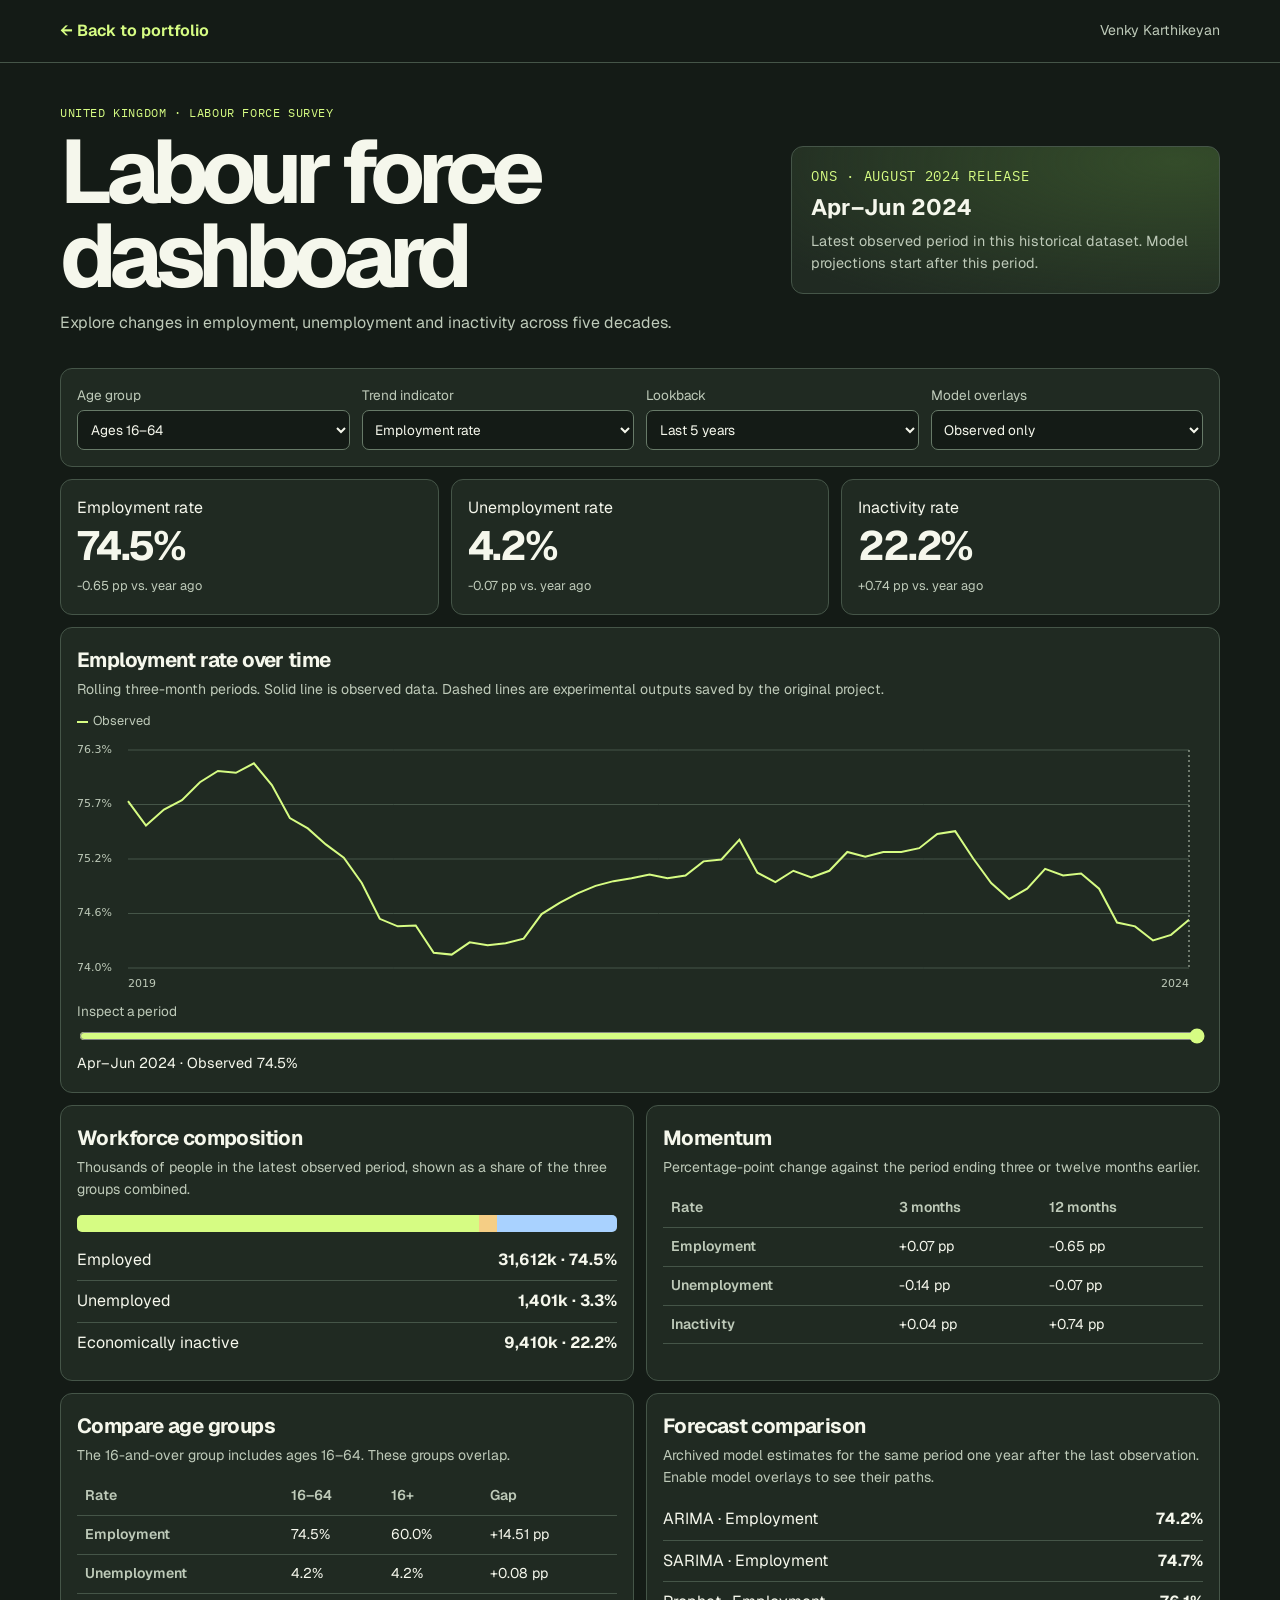
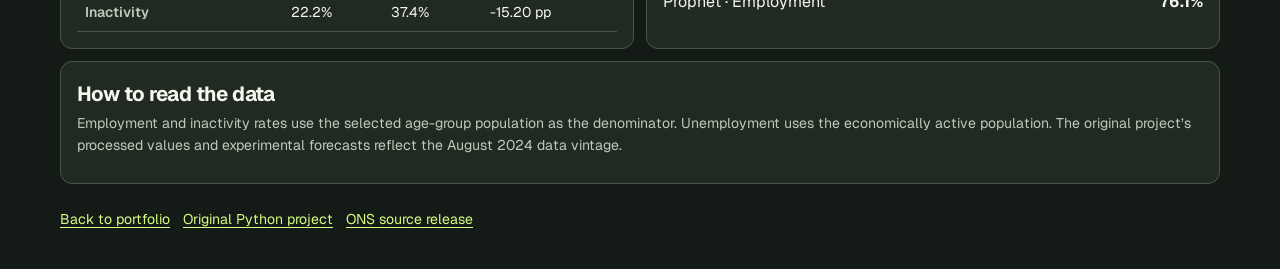
<file: labour/index.html>
<!doctype html>
<html lang="en">
<head>
<meta charset="utf-8">
<meta name="viewport" content="width=device-width,initial-scale=1">
<meta name="theme-color" content="#141b16">
<meta name="description" content="Explore historical UK labour market indicators and compare archived experimental forecast models.">
<title>UK Labour Force Dashboard | Venky Karthikeyan</title>
<link rel="icon" href="../static/favicon.ico">
<link rel="preconnect" href="https://fonts.googleapis.com">
<link rel="preconnect" href="https://fonts.gstatic.com" crossorigin>
<link href="https://fonts.googleapis.com/css2?family=Geist:wght@400;500;600;700;800&family=IBM+Plex+Mono:wght@400;500&display=swap" rel="stylesheet">
<style>
:root{color-scheme:dark;--bg:#141b16;--panel:#202a22;--line:#455548;--text:#f5f7ec;--muted:#becab9;--lime:#d6fc83;--amber:#f5ce85;--blue:#a9d2ff;--rose:#f1a49d;--mono:"IBM Plex Mono",monospace}
*{box-sizing:border-box}body{margin:0;background:var(--bg);color:var(--text);font:1rem/1.55 Geist,system-ui,sans-serif}a{color:var(--lime);text-underline-offset:.22em}a:hover{color:white}:focus-visible{outline:2px solid var(--lime);outline-offset:4px}h1,h2,p,ul{margin:0}h2{font-size:1.28rem;letter-spacing:-.03em}.shell{width:min(1160px,calc(100% - 48px));margin:auto}header{border-bottom:1px solid var(--line)}nav{min-height:62px;display:flex;align-items:center;justify-content:space-between;gap:12px}nav a{text-decoration:none;font-weight:650}nav span,.caption,footer{color:var(--muted);font-size:.88rem}.hero{padding:42px 0 32px;display:grid;grid-template-columns:1.65fr 1fr;gap:24px;align-items:center}.mono{font:.75rem var(--mono);letter-spacing:.05em;text-transform:uppercase;color:var(--lime)}h1{font-size:clamp(3rem,7vw,6rem);line-height:.94;letter-spacing:-.075em;margin:.55rem 0 .85rem}.hero p:last-child{color:var(--muted)}.vintage{padding:19px;border-radius:12px;border:1px solid var(--line);background:radial-gradient(ellipse at 90% 10%,#344c2a,transparent 90%),var(--panel)}.vintage strong{display:block;font-size:1.4rem;margin:5px 0}.vintage p{font-size:.9rem}.filters,.panel,.metric{background:var(--panel);border:1px solid var(--line);border-radius:12px;padding:16px}.filters{display:flex;flex-wrap:wrap;gap:12px;margin-bottom:12px}.filters label{flex:1 1 148px;display:grid;gap:4px;color:var(--muted);font-size:.85rem}select{font:inherit;width:100%;min-height:40px;background:var(--bg);color:var(--text);border:1px solid #677a68;border-radius:7px;padding:.35rem .55rem}.metrics{display:grid;grid-template-columns:repeat(3,minmax(0,1fr));gap:12px;margin-bottom:12px}.metric strong{display:block;font-size:clamp(1.55rem,4.5vw,2.55rem);letter-spacing:-.055em;line-height:1.15;margin:3px 0}.metric small{font-size:.8rem;color:var(--muted)}.panel{margin-bottom:12px;min-width:0}.grid{display:grid;grid-template-columns:repeat(2,minmax(0,1fr));gap:12px}.caption{margin:.2rem 0 .65rem}.chart{width:100%;height:258px;display:block}.legend{display:flex;flex-wrap:wrap;gap:6px 15px;font-size:.8rem;margin:7px 0;color:var(--muted)}.legend span::before{content:"";display:inline-block;width:11px;margin-right:5px;border-top:2px solid var(--mark);vertical-align:middle}.legend .forecast::before{border-top-style:dashed}.inspect{display:grid;gap:4px;font-size:.85rem;color:var(--muted);margin:5px 0}.inspect input{width:100%;accent-color:var(--lime)}output{color:var(--text);font-size:.9rem}.bar{display:flex;min-height:17px;overflow:hidden;border-radius:5px;background:#354437;margin:14px 0 8px}.bar span{flex:var(--weight) 1 0;background:var(--mark)}.stats{padding:0;list-style:none}.stats li{display:flex;justify-content:space-between;gap:8px;padding:8px 0;border-bottom:1px solid var(--line)}.stats li:last-child{border:0}.table-wrap{overflow:auto}table{border-collapse:collapse;width:100%;font-size:.88rem;text-align:left}th,td{border-bottom:1px solid var(--line);padding:8px;white-space:nowrap}th{color:var(--muted);font-weight:600}details{margin-top:10px}summary{cursor:pointer;color:var(--lime)}footer{padding:13px 0 32px}footer a{display:inline-block;margin:0 13px 6px 0}[hidden]{display:none!important}
@media(max-width:730px){.hero,.grid{grid-template-columns:1fr;gap:12px}.grid{gap:0}.shell{width:calc(100% - 28px)}.hero{padding:30px 0 20px}}
@media(max-width:475px){.metrics{gap:5px}.metric{padding:9px 6px}.metric span{font-size:.78rem}.metric small{font-size:.72rem}.panel{padding:12px}.chart{height:220px}}
</style>
</head>
<body>
<header><nav class="shell" aria-label="Portfolio navigation"><a href="../#projects">← Back to portfolio</a><span>Venky Karthikeyan</span></nav></header>
<main class="shell">
  <section class="hero">
    <div><p class="mono">United Kingdom · Labour Force Survey</p><h1>Labour force<br>dashboard</h1><p>Explore changes in employment, unemployment and inactivity across five decades.</p></div>
    <aside class="vintage"><p class="mono">ONS · August 2024 release</p><strong>Apr–Jun 2024</strong><p>Latest observed period in this historical dataset. Model projections start after this period.</p></aside>
  </section>
  <p id="status" role="status">Loading the labour force data…</p>
  <div id="dashboard" hidden>
    <div class="filters" role="group" aria-label="Dashboard filters">
      <label>Age group<select id="cohort"><option value="working">Ages 16–64</option><option value="adult">Ages 16 and over</option></select></label>
      <label>Trend indicator<select id="indicator"><option value="0">Employment rate</option><option value="1">Unemployment rate</option><option value="2">Economic inactivity rate</option></select></label>
      <label>Lookback<select id="lookback"><option value="60">Last 5 years</option><option value="120">Last 10 years</option><option value="640">Full history</option></select></label>
      <label>Model overlays<select id="model"><option value="">Observed only</option><option value="all">Compare all models</option><option value="arima">ARIMA</option><option value="sarima">SARIMA</option><option value="prophet">Prophet</option></select></label>
    </div>
    <section id="metrics" class="metrics" aria-label="Latest observed rates"></section>
    <section class="panel">
      <h2 id="trendTitle">Trend explorer</h2><p class="caption">Rolling three-month periods. Solid line is observed data. Dashed lines are experimental outputs saved by the original project.</p>
      <div id="legend" class="legend" aria-hidden="true"></div>
      <canvas id="chart" class="chart" role="img" aria-label="Observed rates and selected forecast models over time. Use the period slider below to read exact values."></canvas>
      <label class="inspect">Inspect a period<input type="range" id="period" min="0" aria-describedby="periodValue"></label>
      <output id="periodValue" for="period" aria-live="polite"></output>
    </section>
    <div class="grid">
      <section class="panel">
        <h2>Workforce composition</h2><p class="caption">Thousands of people in the latest observed period, shown as a share of the three groups combined.</p>
        <div id="compositionBar" class="bar" aria-hidden="true"></div><ul id="composition" class="stats"></ul>
      </section>
      <section class="panel">
        <h2>Momentum</h2><p class="caption">Percentage-point change against the period ending three or twelve months earlier.</p>
        <div class="table-wrap" tabindex="0" role="region" aria-label="Rate changes"><table><thead><tr><th scope="col">Rate</th><th scope="col">3 months</th><th scope="col">12 months</th></tr></thead><tbody id="momentum"></tbody></table></div>
      </section>
    </div>
    <div class="grid">
      <section class="panel">
        <h2>Compare age groups</h2><p class="caption">The 16-and-over group includes ages 16–64. These groups overlap.</p>
        <div class="table-wrap" tabindex="0" role="region" aria-label="Age group rates"><table><thead><tr><th scope="col">Rate</th><th scope="col">16–64</th><th scope="col">16+</th><th scope="col">Gap</th></tr></thead><tbody id="compare"></tbody></table></div>
      </section>
      <section class="panel">
        <h2>Forecast comparison</h2><p class="caption">Archived model estimates for the same period one year after the last observation. Enable model overlays to see their paths.</p>
        <ul id="modelSummary" class="stats"></ul>
      </section>
    </div>
    <section class="panel"><h2>How to read the data</h2><p class="caption">Employment and inactivity rates use the selected age-group population as the denominator. Unemployment uses the economically active population. The original project’s processed values and experimental forecasts reflect the August 2024 data vintage.</p></section>
  </div>
  <noscript><p>Enable JavaScript to explore the dataset.</p></noscript>
</main>
<footer class="shell"><a href="../#projects">Back to portfolio</a><a href="https://github.com/venkatasubramani/LabourForceDashboard">Original Python project</a><a href="https://www.ons.gov.uk/releases/uklabourmarketaugust2024">ONS source release</a></footer>
<script id="dataset" type="application/octet-stream">H4sIAAAAAAACA42d27ItO46W32Vfr45In+1+FaIvCmigg0MTVQVcEPXu+P9+OXPkWLOAmxV7T2k4bVmWZEmW/vcf/+tf//yf/+W//cc//vF///GXv/7pz3/94x//SGukf7jSH7/++Nd/+5d//vP//Od//8c//pt/M3K+fpV5/cp16Z+c1q/Vx69ZRvmnXxucNliQdgmc5vi1ZtvgZfD+a70e8Ei/0nUtwa8bnu7RU58bXpKGH4Kn/eean9+3suFVv5/8Ps03PLcNb/v79erAx4HzkWsK3suGV/++b3gRPAOvfcPHXl7t/n7b8PrA0/79XsCGj3XD2wd8bHgWvH3B/f2SN7wIXvr9/XbP/xJ9UumiT73XJ3hlCxLfr3nDa7/pA3wAr1PwueHp+gne5vn9td5wj980ftb38wOvH/Cq9Wv8lm94+di/Db9WFXzc+1ue36+9/muKfWr6AS5m2/TX/uZ22Iv98/wz+z+Yv/krH3gHPsU/bc9//xfweviLRRb2t2z+yM3j9+BPL3Iz0IZv/JmTfz+DvT3Jusdfc08vmT3yOoeDObSafq2xV58KsyvXAXsKve2zI3B+wOP59QYt8W4ybzD4uL/dWv61qn7dy0/gvetLJyfNdoP7vbK2d24l/XrNG9wecN8zF1/na9xT+wCPfWT22jd43eD6gPca52g31X779QZpU3POP4H7Bq2kX4+fZr6P62JLrv4GlwfM1NKP4L3uzK+v+9sf4D21lUWWOd5gb8nm15WnaO51p0NzNrRvpFUELvUn8D7I3rHU3mA4rtctK/emznTlH8Fihy5wv8HzY3AxU3kGf/NaT5ssQ7/Oz36vhxW1sKVfl5vm/qzBQ+ck9YcX5zlHhktOXJIj5/dHzga8Sg7w+ThH45xzPtKK5Mg+bPNaz+/FEp5jy4JLzl/WA5zT/sD36lISS1093fBxw+va89+sLLj1jOSwqGMS1bnH37gb3tItJ9YD34RNWUx/Nf9+zx0RHnDJkXJttr5qveH5gee14Vnj13Xk1CdccqawvpCTe+xW7vmXtelbusbv88jJT/jYck7/zGveerbVD/ief9GZukIafMElp8taN/0lx9tD/9L2/KvWl66/D9ehTI+eAe79LeKPCv9Y1EmPveBD8HlLyt/gjL/3L9X2E7yPA/f+fcO3EN5qTtKw1Z/gMwsu/g09fcPTTV//PuyQ8QXX+rLOz8o/wjU/6dGQStLzrX/ANb8yb6H2G3zbAVWyIV/zho8P+N7f2hm//ASf+r34I8X+fv9e9J3lFuiyU377vfR0yOTf4Jr//mfmkt7wbP4t8f39hx/g2xDT/KUS2vP7R+6KNfb6Be/1J7jO15YyG24z9BtegEunhJ14w63HJZ+q7KS88k9w2Rl7FNkZP8Lhv/8LXHaIJnHsFOjfHr2yj8aGi/5r/gRvon/S+tdtx3J+Az57nM8z//mCd9GvLOyg/hN8Gwo+/2En/QbX+i7mN374fi+MLzvO8h14eeA6/0UGw7Ejv+Di/4CPn76/kE/Yse0H+JD8Z/3n+zcc/tz6QPSTnZjGT3D4Q3q/pPLD+R+N86n1PfeIF/zwX7nqDe8fcH1/AP86v8ifIf5rV3/g4p/1wDeptuSCvzz/Pfd+PfD9023Ljwe+f9DzYzts0DYT+b35f8P6I/+75t9nf/hrT7s/+rXrfI2q87M4n9f+c1+P/t2iI02Zk8Ff117byB/6efOHbTrfY6797fHoj62gf23JpP2zfLz2b8d89Mu+p2XuaT4ffS3pmge+z0/WZSXm39f+/my3fs1bv+Qs+yTPBbzJQr3hacunLbkk35bhm36yfw98G1d8Kva/ywBdj/6VaSMqHf7pc/95Peu7tmrJ4vfN3xfw/e112yf75KQNhz8q69Pc1zz7V2Sx5p50D54VeNXF6DbQ9tHZA3Rt0L7zgcDNKT0Ie/[base64]/cu3vXKhKODUi9j9lG2EvZTAzDSZjgaciInX2d1id0V7rqAEGrSLg2IFTeo2cdyXWhUrp+90K4NMI+mMtXit76jQAlZQPu47TnYKMqENqDsKVSEY+uLVsehH4j5C2xi67ne4TrC8Gr2Nuwze6lOaRnkoIhfcsWhxthW1/r8maZDuOh5D655VrcdqGDOCgQvFmbiPuqtflh+WhKrAaC+WGrnYKPZG/Gs1nz4ah9cMrWDs921xshmFYIsu4Pw4CwHrbflh/[base64]/ohQ8z1C+RlhnEkGQv9CaEKQ2dFK/xEBOuhe1kr6QvDtA4aR4dcsxH5DkMMvyeXTcvkRYbGbW/U3TMtPBF8A5KdJ0hfV8gG96e0OJ+QVDGMncx/zC2FfjDaCdHftD0J9ECYSRm7qmm7dbQTr502CjaARYhXfCJBaBuLmHcyD6+iL4huMCaVPWE7+hrAkJ2Wi1OsxMFK+P6E7DpJ2f2LdJgpKrYRrbtPh0iXwfKIctWiEnqUO6vVYQe2o5hLXhM1y1yUzqd9mlrV/sR0uXHxspdRjp9kCKRzeze3SvLqopXwMPVtBRlhF5oGOf8bTgqVoQytH2EMIOCC9mzIDZa4euAyQoYhJtk6TGYipl7ExkkzVgYeyXMfUXVpCtlIqGHJc9bkKyQpc9YbvC+iG66qyz/gxpTFVM3qzyDqRu+/4MEXQlW745nj9u25XiKiDKRzwLd5ywxXUyjH1J/NHs8vnnbnKJ4dUrhmmdsD3HunU3E5SWU6Y6ob3VjB45SpK5yoyWR+mxZApXbpcWQ4ZET5hfbZuYAeFTKzxuSqJ1XLGPJoynQquwMcVMa8HvnRV0P5c4crQVYb9w/5ae+8zau5K6bi6xjjwfmn8tM2ibVDfIYvB/l024oeuKhozXIElrkKoyo42k9Aby64wLVsaIuDYZdfQ+OX6Cb51+OaMIng/rk6uYgHfW5Plqt3w+hNc+yuG3/B5XKnSkgHfR3jDN3/f37/hE3jR75l/vo4r9xMu+l2Xvh8O+v1n6fGMFu5SP2ntTRjTLvgvuJRsUsxlXwN++r0MgSSzdMOvN3wangQvgv84fgZeBc8/weWq9vjhav2Cb0ka448fx1dITmd6w9uP44u+l8Yf9U2/WL/ol7X+uW765w/6Ju2/6B/xEfFHfeDiv2uJf9IX/03zxz5/qcyHP1Lwd/DnvlzlBP/F+VpxVQ/+LpyPKv6/XSFc1Q1XNG6LOp0fyy/OX3nO1zZEt1rT+Q1XTT7yId3nE1fsFSHT68gXn99tHsohdLvCkU/rkQ9bFeaGq9muIuRbuuWLojD7X8kfn0+dBe7fIb90ie0XgTW7OtJLvu7LMadE0a11y+96y3fMbQm5mW0eSvbjKrB+wKrouAJsT0j2I/+LL4jbqttnWDrOhjr6ZdzwfQPf+gNXQYxfQ7+gApuuTHngynoU2FoP/NI1v8nVFq4WRfhX5r6GfhJcIdea5+0KmZNbqeCSz4OQu43XqRugnAuYAU0h7Sx+2XtqLS/f8KVd41bbLjHwUMw4/AzW0SBIt2zdA4KMOuvo6eiU+GbfsqSCdb/WFjRfE6bcs5cEEyNU3XvzZA7Jn5B/9aqMMLm3yQyQvzAMy22zyJBo3N5lJ0iKLm4BYcyU4kh1WDtTV5UL4/YYM82h6jOCvkZqxBlBPrZL2rm0KgT5OpYUaWsxwnIyw0EQUyzZbAehkg0xfX42gr62xArNl99A4ICNB+F6EOTnlXLImAnbHNofEv3PfWpWEjK6VfBGkONM9N9XFTu+6nBEXc6aB4G7TIygVYhVinahYlrsW6kQ1scn2vOJdX+i/[base64]/4fis31umiRaL7+v3SO6qszB83JY2a4UhuOHwu1hgpHDPyt2i30/NTGkeCnJIDxhu91xcZhs6r+qONkKmyr5F0WhmrVTgou/y+iT/OasDOEuViyd8H2RtSNDqarZnJ8+nDINN/4CPcC8bLpu94hoJuPST2N/8UVkffo0Yf8kVPg5/yRxHvN77q1COxAj826SuEAqb80PnSH+s+/ctxO/9/RU6V4FJwcVKukf3+bjX4R/W79/z/dGe8XuIiQ3OB97LAy+Hf5t2qejy2O2OWIQCGm4l4CKleGo4/CL7cCZ+r/G7RHeWjBgObxie45rfiGTkDn/4TkFmSz7rl3tsX49Ec4fPL0LxCX+wbAKHB9g/hx9Ktc2PjNp3iiTzQ+fL6QOSoWOUEHINUiR9v3ffufbPFDMK+bF0J0t4vuJOtXlzeH+BS5Jf/n3cmfb4OrTsb7+w+eAvpyldsn9zjfl33PjKJdtw21yyr/PRVlso6U5QcIt5fpsgg/3bi5ZNxvfxu/v7e/9GauHC2LI/yyYVfPjOtf+7Wz7KGknYzPJo+fwM+WQ65w9rhjQxnfe9PwEfvzryT0TsaR+1hIgfud/hKZFG7lnZnIJL/o4av9/fr5zvdMM1vxHh0732zvmQ/NuSsQuu30//Puv3Oc7/vjM1wSX/hr+/BX63/KzYxBs+JN+G79Rp80+Hv8XZXayXxqjHgevxgTM/mfAbLgdvpEfsb8PUCvzrznSd8WP/tv7299lfScGExdPXuuF5BX9u9h8avxz5PeSf3F8NQ6DLSZxkw+/fR3h2zy+LvpJ8XXGLhM3mqEnArxuu9JuBfInw+tT3j83XG/RR+s0m5QNHaGn9TekFrK/nj99XX9Q3fAoO/530jvKrc9Gv/F4W4OjIlwhf7/2xwcf8lN4z6gf/7QEVLgv+FinTQD7FnWTTstuiFH90pfcMzveK9JjyS4PG9wkv90d/DsmChn5i/bj8+sR5Huk545eFnn+v9BZ8NjE/0n8c4tD+ToX/979av+9sWb/X93Vb2ebp1O/1/fLx+0wcR/DK79dNP4UCGvpRTGa7jztFn/F7wRsRFMGVXqTo3J5/pDfVX43zC1w5bUnnbcO9/lodvi6ysrpMocSdx2G5ISeElYqE2BbHReHpR37oqtRwxGAZkeaK/dFnwEekN/F7iZPEna2PuPOW8/t2w/l9wLc937CPsNzkkk9KDNz6I9JA9fsW5n58P2MTjOMTafnwV4yPfLF8kNvY4SEx+Sa30jPEHyO1e37I38JtTPQlvD9qrG/TD/3GbUzslBQL2uOvc+eXj+3AdX4rNssMn0D9VVc788uk78imCvkjXSl7zfwPeqoN+Rg+H8HFny0zPulDe/9n+Jy0P56fg74r0hdm+HT2Dxr6oXl+wJciXF5/qy846U+6b80aPqW9P+nonyHv7YbLpgufhOaXz31taJf3/mt9KdLzRsA9/lYtSeuZM3JhN696fyT/RvH+TOWsXg883/DM/pLT6t83jX/vD+lhEpIbvO75W/6J/0jf0//v+T30z1fIh1HbiP2fKT/rY3zRv5LeIZtlRvqh+B/9z81CpE3ix6M/mB/8W/i96N+kH2ekSe+98vw0iX1zEbygvwJ+6Gu40uw1nw0Pn9UeX9d9vA2D9KHg/+C/Fvwl+T2Q35Wc4LYe/j53/iH7cf9e6xvzoU8+80e+N6U3nfWPEvzB+e3S3/59yJ+tH0TPoE8n/c7f9/y2rKlrnfM52P/G72N9ml8O+ToIAuo87f2N9NQecObXxV91fcxf9HPkIuEN0fmSTXvgm2EcHYY/nP6j+8m6wieZ4vwW5if7R47DuawfdWD0PeunMTi/Sl9ZQZ/NyxX5jvycTm+EvyMfe8sHy3etb6UW6U3hkyyb13HkW34u0ud0fzw+0637KvqH9S/S70g3iPmtGr8v/v2M36+ab/rze/Z/QR/dn1bvZ/8qlwbky8pa/+b/TZ5y6FfRP43xK+mrykU46cebPty/7AtSepOMpG1orweeQz5M9E/RU5RIz5WrrI7jcpoyp5NyFPedtt/0435IqkaCPpIva9yJ3YbrEM00Tvrrsv7XhVPplFmSZy9GzzxI71sp6D9j/uLPyTMH7n8rnsksrb+FfFQKv+Caf5wvpWfPFPJRSZ/en3XSh/eCAp4Zn/0nCyKyv0eMX/i+568kiF6f9R/7ZmKfKkdzRfqyUp2VzhnzL/B3Fv1j/zW/FZe+Dc/F8v2GS374/Gh9mm6SvFxXyBfk3wdc+rlpfkf/6XzWsz9FbivJt/37fp8/5Jvk19QtIMle2fxRz/wa9qluZlNHK0kIzRX20T7L2Bfk0UzSO7vk0zr0lX0BXNE+ZeZukxufRrnli+5/Wtn+n4n9Bn9cZ3+aHeHav6b0S+y/lYO+e/6tRExv39qwzySf1n0+sK/wGSsCL/jU/K9bPjE+82/Yn5M4Xrrpj1MB31ljfTz5OPuz19dYn+bfpL+VjLHP37jtm7YcSBNc9i9JNOOOKTXub4nfi76dTKCwXwXHqZBZfw/7daUP+4H7M3CZ6nt98lmFfN8Gie07CWl5LUR/UpHCftH6Uui3qU+nTpzT93P0U7nPr666SfeVFc8+PuD4FnV/UI7sSiEfpb/wr0jJbaGq/dv8so93O/Jbmxr8N8X/uq9s+HXrL4lWCYINh/5Z44d9JP6Df4kmy1WXlJh002eVsA/g34X9f0HfcfNPZv+L4tmKmfVL6ztvZuaBD+CaP4lY5Zb/5n/x77q4n+j8JfOP2Ab7Nsbn/sPvP86XTCcJsv0/0g/7liV42M/i/3HDL+5fGj/sz827ujQG/y3Rb7D/lk/cP7h/4T3WU6Q0JX/2KL7f7Psr/l34UzHfpND+iph51v093+dToLT4fdh38k+IvxSo0v4RU9T3zzO0Zf+Ez6eiA8RUNyUivXh/fzI+/CUtnUyfSL8fv4ZYR4RQOoH+M4l/wz9CTJf1cz501HSmV7z1UlqNmA6nmZIRs10lK9L3L+KXM2I6M14wDT1tsv+sK/66Qv8rlYEkcz0Ys/+s9/CPcX5Jr628nLL88e/HLd/xf4o/ivlHDEFC6ZH/iUdEgjtmthc8uB8Xw4np6cGa5ZeiHPa/Vcv35Dy1VXw/J36NfdPQX6KS9POqtm/EcJP7k5hMjwpIAhe8nZyImer9e9FPgbtVZ/ye/ILwz037n7X/dd05ExP7s6IfIya04eZfnkJh/1X0Tx8kYev1V3/od+6vsxIq2TJtFfPvVsPKDzj0w9Sq+0yscmKaSfFb0jTFHzrKpn/4N3lK1I/+1tZm2Zur2v7Al4j/o6H/LoI9Wr/9QxdPoUrcL6eeR+C/3/Qpx/8pf1voZ5m+ioJo/bG/K/gD/dzsv9/8Uy0fvL8t7g9TTxmznq+sGv7NeviD0I1zSnj/FvzdUvCvfy9XoufX4/fKT0ln/aga3Tf2+LG/8h+PYx+SGqz71HKq2lDwyP5r7CcyeuW/2N+/Tsx31nO/mUpnyTzAq+u6/c8t3fQh+VrZuNXnFzhO+2x4wksj+rSb/+w/ub8vJ9W9f6S0nfvLxJTrvAdNd8x64h+1fnVOkH4f9KsnvoD+JH7QZV+WkQ99Z7nlJ64i9E9p9fDntP5Bv2oXmuRT8YvOizexM2LeU9mnJORu+WP5pruclpY5f7CCsoq3fh/Hfwx/Zc4foQzsu3hnS06Qzncm13r6xbYeflo+ML7kvwydPEk/0H10y/hx/MPO+RGRJ/55+Tu2fo3nEyPgnO/VImdgXeF/LcnnI5MtvghcZ+S3/YvyJUp0IjnmdBShPeOncuYPXFeBZvvD44v/nHOFfr8cWRc8nmeQf3Hrn0UkVetL4T8flh9yNMg+mAGPnK+E/CToMdHvnM9x22fKVub8sf51Eb8S/8fj0qTzLaWRC3CJMuVcrHieKf/swP4sRJhxpcq+C/tQfyD+YDi7KFff/fttFpCz4vHhAqmKbf/345+VPzfLUbp1Eq4q7g/h/1FOi+SfslS3Dez0sI/7R1H8QvTR+VlcdTSndZ5/7g8Sv1C6cl7aupwkf67w72xZ053TRZCenCrF5G77uzo+4fE7OVl6kH0d+zPiB3pzqjT84Zyo2/6a4X8nZ2XxfGlJPl7hn94Hpqd+1j/kfxeT3vRZ8o/XQ9+xuSgtPS9O4X+Sfxz+k+RZSkdMuuSvyOmT2SB5l+UI3saixtc/x36TWdDYf1k2Sw/J07R9aPtzf1aXhixDacN1f1MCxNl/w9Ohj8KFafp8tRsuptD6toy5quM7Z/7+PvRJvDEQvGp+xXD5t8d0IpJ+r/iPHuOHfSW3BUojk1J66X4ke2DP3/OTfxj+VSr2pXBakr211+/xdT/Q/UnZMtvYvoiPwD+ev+5/co0oW2oby7K/sW+veOmPfd9veOX+J/r4dbbC4gHXAwdFOXmeFY8UNrza/k5rAK+Ca/9jf/aw3G8VCNmXeflv5MSaa8Xvw//n8Xk+if657N+VL6KRqGi49r93/CusT08R5Y/NOujlatw/pFPi/ixfRHPOmpJ+eR5muPlfvhD5E7e40vx0FLg/bUnl75dk/+H+K/AU8Ytl+SZbVvYGOWsbLv8R+Q/Lzxf5PkHXWW44/HXF/PovycMNr4yv9eFfSfF9+Q81vp5FXLraHv9AzL/5eXiMj3/B92t/vxb7f+QZ2jo0yz/Rr9u/JFsY/5YKoGy4UqAa67f8Mlz7Mwpw/Lfp9j9J1lYS9broOzv+68e/oLnxdETJdWUfqnT8k7bfFFtQPCEn5+Djn2nyL5t/q/xPEloKNO7fK8EK/+my/JdDWmskEXDD8f/h33J8Qb5HHp4o+W/DlZBj/5/9o+IN/776mcHxb4b/WL5POVWyst43nPgIZSF8PuX7jfn7FcIK/+r0/VC6kkRK5d2XJHMA/9fWtF5/UfkB8Xcma32e59vOX9nwvX8E9SU/Uvbv5R/3+WkbpnyPrGy3Dce/ltodX5GvXv6wmB/xn4L/Jr6/h1W8ZsP9fZ7v43/96ffKfEy63+3fL8P39yX6lagpeA3/5bT9L4O5Ih88fz0P5vlixE90YCvnX9V8UqH8gF7FRPxcBrnnp6R9KhMkpYrMEfyj/ZfpeJH1L/s0FT+p5Hw0ykMUwXl4oPNPTmdf8ftN34vxE7/X+mTzDdsnkt2V831Vfk/5BOXk1Ph9cnkKGVIF1khytZ74mGKXFfl08fhC/ntdJTb5r2d84J2nFaIfz6dsf7L+C/4YPJzQ/pVyx6+kO6pUf3xf8kFXuf39degjGc2lvxCaTHk9+QdN/nvNX5lf+8M6fzw/jfhyp4qS6KuBtmjO+v2T/6EXY1zalLRRcB26fETkb0jWmf5N8+OBUXEqYXy/uTzHJfmyRSPPs8kvi/WpfIf4/2J9xAfJj7D/V7oPp4PXVzkfad3xS/m2JA+CfgX/ueK30/avZDuXUvNnwX+NfPL9QP+NfzkVnz/Fj3gg5/tVJf6o/fcTIdk3vaM/huVvC/2nNEySBRP5eSuFfO6hn0sBrvwJ4mfO+VZaGw9BlbmiRyvKH5iPfSeGwD+oAkcbjn3QsA8tv/J0/E3ZsiH/pARu+Y9+HEf+L/zHjk/MW7/Bv4PxrX/7bT+K9sTf+H2S6Wj/59VCv0h/Zb+J3gcj49/Ld3xBsWYuvawvEX9WYvOG+/s6v72f3xMfaDyJDv2o+E5l/bx+KsS35m1fS3da/kp/J5evKLL/HR/RYyEemqD/k8tvXNivoZ8O/3XO31VcvmDbj+n+fVqhn6kcwEfO/UuxBxLlJdkLlUc4n8d/rAPv8zkmb69U3mWl2/5W7NG/78iHzPmX/TND/o+QP5XzKf7R+d2MYPl35ZBfsg8ITSO/zv1Le0PqkV47FkIfST7PFc/jFeskNSrzuFSpHkmm7Fa0sb5xfs9jQ/nnddXb8Hb/nv2fzG+TyuvLtt+kfyTvzV+YpilzPzV/KRZLamji2RfPLBUT2vSb9+9XCv2e8I+bfiFfgK84H4nyBoX7RQ79FfIr8bIV/3nx/SX0U4nfo79JKpar5MSf0F/SP4rM6T3n5f0/9ofOlmxILm16zqn4bSG+dd3yRU4ZP5Sk/EHlfuP4r2wvyzde1vEmGP9k9vexb+A/wxvlK/b8o4wY9snVw/7lapAUyltR3sX8CX8M6Ad/aX+CP/X6Ev5c0IfyGbof+s2Avy//ZEL/Ep8u+P+sf2UbcX6o1pca8TntX7X9JPlY8e8n+KcRf263f1EXZpx+3H9InSA/ZN+k/XvZPy35frx/r/nL5rx/j/2g3yfog/2Gf3XLj3/69cd/+Nc///O/+9Nf/voXFRz805//5b/+SbUF/8hXrv9wtT9+eQP8aEsMEZAuSBfpPfQDGYKk5ppUmUtWQKYgJbYjl4/fLH4zA4LgMiRdzGDZRMjlA5L4zTBzvn6T+U2wrZ/2CdIooYjC0aVLF/4Hwm9E4dU+R9uQIsjecPKj7bQPSL1noNEIBwUEusne8Qu28kCgm06KZ/0xA+i2GbvgTPqEQLcaxzj3j7mZbmGAfX7HdMvFrO3njwGBBjmEYuYSExDToNvcyoRvBelBNwwdoh/jgfAbjpggszwQ0U2GkPlgzAciukmkYhblmR+I6CbnFLnsua8H0oEkH/XXDEQ3efUx0p/1dNNNWdGY3y/[base64]/UhG6knD8+vpSEXL2WATVLxXhawiPLL5UhA4/TPmp8lbQgPD556yhG1uLd7ZfXypCymY5LvKlInBUEdFJXypCV7jMSueXipBx4peX6a0iJMwI/T172g/d9kpl+T1zCxUhfwjpdi+10s93MCLml4pA1M/2g4pAALLbI79VBCKLR+YfCifopsc64/0b003cTryitbeKwMpGAMz8VhGVUigvRX1UhG4XWI+fohu6yVyHr8f1VhFwIgq0rbeKqFzxxycNxmPKebe/VQS243B+yVtF8FQKvu7XW0XgD4avP77jc+rwNNHAt4ogB5E4Qy9vFYGKnC/lMc85zecsjLeKkEexRFbHW0XIl2oZ0tdbRVTqzbz4bR75Vg7Hj7eKQEmvb7UC3UjHzJ+cOI98q4c611tFoNQ4Cz29VURz2sfnqQ8VgW8WHv2YtelGwLZ/0nqdcypX+ms965jA9dBtvlUEhq5P43yriIpjhwycIhXx3//8r//9P/3zX790hN5Q8MTSeVEfOqKpbIvm6oyjDx2hdx88sE2femXekPL1G9FQ78EL/uhS3zriA/J1jegy7/GhlOutI5TJhY7wbflDR1ApitHyfOsIRQNJxn1BChDRsH+NVhlt0xAvTSlvHaG3MwFJbx3xMVp76wjlUyEfUy5vHUHdlmxv6ltH6A0RKQ6fENNN2tCQ/tYRhiR8h28d0cv9nS8d0Sl/BXWut45QVWVk9+s35YZA6/zWEYyW6ietQ0coESIg9a0jOo4MPKZfOkJ5dcW+8PbWESpFYMjnrKFbC8n5OWvTrRXL+8/fmG5A2nsGplsjiChIfeuITkke+9nfOqL7Gf/nrENHUOVv5i8IdCMZYX5SNHQEuXSStinNt47oJDgMSqK8dUSX3CJGdo23jtBLKbTHaz3Q7cj7z7mZbmNZH3+u1HQb80Cut45QxJUEvvRpdvMbSUDie9/XCJ6iNn4z3zqCfITfINCNR4bsQnrrCN5g9uuTOqEjlPKKreCMzw8dMa7Qho51f+gIIEiXz98sICSYvSHQzZD6Xil0GxePqokhvHWE3I0knjib9ENHDCcSfkH4Da8V0xekACEPypB/+tvffv3xp3//P/7LX//frSy6KhPpQl76vEukT16C+BW1shgLN4Z114bHE7baDcc2D7i8iA6lLhdV07taeSJuBNWpqO3vI7jKROaxEvWplGioS04ZUexvukZEan7pwNNfIyQXIo5C6xthGCHZr1BGVEquLlap91S8BVdysKydQJBfKSUe7FmZ/Y6gnhDFCNeN0J5PyNsux60+ke45tGeSdJVQTPGeZD4IsUy1vWg8mnNBMyW0gRCEUkBJsQfR4foJQS+eYoQPQtXnE0pJV5rtRsBm/h1Bc1DiQLPT3wjlQZBTWRXy5N5f9xw+EGY0BxFCvhGe3VSGzt4Lf6L/sN2deh0kFxxCtUDwMiUZKF6q12Xl5sl08/SgVoZJXU2oeZiW8nWTDil+/3Z5kutwfb+iuoYDTJtp2YuUzrGh+JxqJfAAp67yI1x5K8PwfMPH8wHBu48VG5GuN1zHDgf+MhVT9GSIFSg4xgMhleF4w12Dc+A3Z6PLDW8PXHkv8LuTt3+DL/JC2KRn/PoBX/TC0APB+oZHQTjlZfCA0LWBr3XGX/694nY8cA2xs8781z2/zGnK5e/BlSDTog7rb3D59X1cv+BR1DYr7xN4+gmuvLrq8R8GGYf+m6+Ulwv8yu/9M1xxSz8AdHGJb7jyDjs87vIt3+Nr/zscvOZPcO0/Eu8ItJdY9/x4YJTiBIzD4IYrOeriHPt1AQg+IrHBEtuZEcb64ZChNC6ETQqxfR/TeVg0XZ6DeQiE8iCcPjuaw7olQXuYXFpDwarUHIIzwscpoIMGeUSOcVrYjAdBy1Q6pD7xyNT5SIJFEJFPjOsWeOtB0DJJJdkI+cj19iFL6CKRTKh2I6QHgTieNcO8lU/Lb2kkB51ColpmUyWS9hBqEkn1c9hshPlCIJWKegnNHikjPMd1UIpfD6qaL7xtjTeCH8Mxh/mFsIzQne2gJ+PzR4Ts53jK2WogRDn/g4C449GvH0T8huCAuVZR2nsEawZPklPvJwO/IbjjACPAk78h8Ka1MMnlT7QXAgU+FUPY/JTqjwjlRihfCMkIyVXzNwIWU1Mtsg8E8toqsqXO6weEid6BJ+t8RugfCJpk5xPrZwQ6U/B+8PIki0vv3wjLb/f1wDD9hEBvAVlFzeXEfkewPSYEYngfCC5sxPNWcvhcZ+s3hFLuOcRm5bMKI9Tor6EswmcOHwgYjQOEnN8IbqdFih1i1DUaPj5hBFpI6CFecxGZ3xBgGM6mqzgYod0I64omHRuB0/0bQloHYVzpJ4TKO20/1lz3Kj4QeOhdPcK8EepBaDRcM1cfhHoQ3BauRakEIfQboTwImDIcfxcj+kZQyhi9ZoTw0ycwniX9N0Kci3sEJkk6TqWmxPg4Fx8IpR8ZNT7OxQfC6ccjhB8nyW4mEEa5z+aD4JIVmLfOuTPCs4pMzhYy6nOEeti+6QYXh3eM/BOCtB6pY68R2oPAZWt4hOv3wxsIXFbG/OFsNgrrNO/mfBhmPgiqnOHyA/[base64]/M/k823hhkj3qNx+E5oo7Qqge4fTiCCGFW9olg/wcvfVTI7oM96yhxGXl0axVaz/dOMqIrj+LuhvCwMXeyEG6yo2hvaKOprK72A+qaFxQy51nqC2xSI3nZvQ7Bq+jeVztxKPWZtTDLsM18ZVEhgbsDik03nobw/[base64]/j+M4Zctzw8H9y7AqM+GLiXXTqgf8yjPTOlQYcsh+7CYrGWdlNMPYGKkryf1Y4bI/rbLRfx3xjWyKZpv/d2kuMsc3mfu/bsy81BZZHl60cmhIgCYxw+LXpBVBLP6MMWbenGcG8GMgElInsYxHAQD0h8KuVoKRb3pfq8lBuj3I0ZMsW0nHETGI90UOG1ouoIOlHz5mRjJJ9shTzUT24zUP0RozIGJQnMY5yXNB8MOmlIo3QndP6GoQIdJVef/XSfyvRoBAWLSi6ex/wRg/QGnuZkq6VvDC7JGArd2XiWDulDIPOV5PIG45Yw6XFPOIniYi0WuO20P7iFunIYKVF25NgXhhIKSkIWOuWj3d1sbs1xkSfJvqQfMciENk3Hz2OQ60qqdp6PtEwfHj9mWl1Mot4S9wMDw0KCWeXS8o8YZFwWZOE1fsSgsQZ2S0k/Y7TL3Rw2hs/tbxj9useI3f8ZY3Iafp7piMYWwmg/0cMYYs3uYtU/YDS3ttgYffyI4Qxq9MvnvnxgLOdIg9GemdaXaVLoJb3nMd8YceGGP4bP/s8YznR2H7V2a2TmESYUb01cCsQ0/cCw96Jc7h0jjHLr/U8Mdg4udCmFdnd2Ohim2PXxlS+MxTwKFLMp10+njYMBj6HVi0+DMT58Xn63xVds7dmG+XCbKXHhwkIppRxDyTrbjjk+ePH0wM00Wj/tOA4GHaKG5ek85potFJy/[base64]/irba40AYl6OoIOQbIT8IhcdfzMFnVHeQTwRK8nI3XkGHGXfCQBBP8nC5rfA6fSGIo4g23gjrhTBdNbg+lyUQIHUDgTkQOln5jvR9IkwQ/Di2/YQgSvJ6c+9SPgh93QhUf79MqNT+PkK9Sf0bQvpAKD8h5HwjpDsk+olQoiPJM4cvhNrc0kTL7D8sk/YPDqKt8BndpP5YBX6rFT7Ee7uD1M2P/bRZ6weOolpEwqGzwlfS3bfjk2ESno61bmfKB1frkTLvRXRwnnMxH4TUXAV7I7RyTpaP3nTTissVqTYCoZqPw+ujx60B2zZd133823N4lTNGtbXuYJUlzHjkw6BSDQij3jJqPhJmReu+26CUGHzkZFdppNxCH+TfJa0WHy6A7gRnOZ/o4BHSfrWopiLteHs6LMzRF5NyKBgLNUaoRx0gpTlZVgfh+Ebj3OGcxuEd8gD2ujzJHI6MQKjRUUBlt26tth7liplPXYc90+tGuMM5je0eEwTfALoKgMia6hRdp2jLgB9auBj0gkuXsU7VfQpEjOHScNbwKjGlF2XOIWkUx8F94HepTbk/XMUGFVUoUeDixi583vRIMxAoTC85OblyufLv1qTd0bhClohL49Pnq/[base64]/Rd2VpifGNAMYwqDqprzgZN1WhuUA7HpcM4iPOYoen9lY8xwoT8DSM/GOPZW/kUhosCUSCHK9c8hqr61bQzDRKgZyw2/[base64]/vuGmXTaMLVw/obNGbQOa7zNIirJrXt6EG1LvjBuiXjt3hILQGgpjMHgXJkxXsxjcDb+8MwkzlwM1otPOEznO2V/MAZtWs1gifpjk2HaRfFf12Ws3iSKulW8pnDovorF46wFwY9qcphGLeMovHAZR+BEbTdWuBpxOXgxrg/oYxdldpXPbDsAnEi9XoQWrio+3VFOyRxVEwyUXfNu9nplah82TSchNUGhfPYTRpT8FZHMmQ4fckxheuwvTtTBIJ9y0Oly66zWR0XtxJItQrvBbX3Wnj9eqJMEYp0xdWtq/jVOZs98dCSBuhxLqQTBxxFdw3EugrhCKEdi0M0srztvBFSybCbDoqMD28WCNqsy6vwCPKaKuUxJsk7kkt6QbX0bfVkKkiaH2x5qSqfEGx57X0wAvYO1XKv9sFyqk822G5q/FPuhhvJjaAQkiUtTRpo/Jc9ByPsFXQTyrdbVZlqLNMhZpWYU22soCRhNjXXlAAJ4051NHNIuY6Smd4sx/[base64]/YX3HAhwdjTmobBkiSNw4yLxSmbpbBEkddZiWJ2IXfTsmIwQdKHyG3Ubjhprd+OQ+/ooA8XoB049Co4n2HJvlfK/aUqtTXsEjyK8smgnBF/FLtWWP8UipvTQoQBuXHlU7a3bXY8XT3OXi8J68iET3jzIu9/2CiBycGiOovUc9hKL8Rg+2j8SJQX+OgkKkHQT9RzRCJLGogYeesEg6jUKBq2lKPukfaN4L48S84jlE6sX0CORp88SXEmRaRWSYDGrwnk9023qMEIkThSJqgVCxsZpFsT+xmbmpAATJ6MP3PquDQGj5JBTRxqD79vpB6v1R1X0MhEaM3BJmhWPGhdI2Ajn/5BEiq1ME69WpAUl78aSMALa0/3A2ZVu0CmEO6/[base64]/[base64]/q4akpViTBDqfyst2zkBXZqHqVwqPpioWxm8WZmcyhB8KklkEsk+sNyZ+jxssDEK4bgRQ1zJA64h1JjhGgA2l81ZW3jm84xwjuqiB2JJdvS2Xv5lpnhEnZ4+seoYWHu1K+ITiK1zAV3d0j4ZDGGlccHAo/O49Oz/[base64]/[base64]/fT23DlaOC8Ia48ZwaXLreWKor3yOuOB57J15GS15lXVsY2At7fSYPIsMwzOQBj9IKzrPpsxgrabM0PwPVrWm9QyMPzmFzmJ4/QeIadAqHY4j8Ny8xy9bgskEIaDPnwimHYF27ObuJjxZsucMUeNQKCEdx/OVoIO8WKvHgQRyimVRljp5slyM+24nFP3Qcn3J0Z1eg/LDLYfsRcug+1bErfSeIpFncd1Dg59YmjmNe6IaKdQ9V5mYpnRiHP/E4a3lLurDOgT5KZMbgfhE9PzM66TvVLbRPpMORz7+m7nofIfuHcrr2cjSPuTCD9WWCD7vPdnFdSVdMeUNe87Tvfp5om3jg+R4bEijrd/[base64]/THswehJvpiRXl/TdKEqiKURpBHa1E6wQhlPHsBoTqxtbIic3sDYoTNMJgH3Tm1GgG3Vg0H5l7S8OMyTZJGSLL1RYfwT47YLIJidNLBKlY7nGcVPeyHhZeVSp4bIZa56JJiM2lRsJJWtpuS7WEY5kCbAPF2da/h3E/[base64]/YTSmbYtnQwXtBPSCs7xnRVjlM1UXAVvGiQYHqs9yTnNEWJESQ4+RKyoi+yTi0dYBDsdqlDMv18HAq52Kuo7vp0dHoft37T1Ju0N+8shf5kTBwNedCwYjMzX3GI5pJb45yPkGbetWjfSbZzuGlNtciKmyO6u24o2OETveGcc/hms/B0Sqo0DQdkzJH1VtOepKZ/hC8y9AczguXIra/j95ylL2AcN2feATpJDopj9E2gtojYfqR1cstUhghpNzmscEdhxrMF+FxdnNGeAKNk6wvNkLPR8LMOHrq0o5/UmWtLuSkj/8IKbepOEootXLxbKOa7SM5RX3U0zKp3cfBIbPNtOEzHzRqh2E2gtPfJpOMt0LJYZpAoCk6I0xnbUg19xUWSLmaq0jB1eep4DYPkFGVXgsUigtCpZMHpIA0drWaFWTX9dUk+3G7ycDEjiqXYl8U5k7R7hgXKMV1CMVcBGtUOXx/Ih7AVvfjZrOE0CJUNFdMshUajsRm8dhpTXeFz8e7SK0kZrqtA4WKBgjnedo21da93USJ1BJlI5znq+GW7/RMwKvGu/Yoim2fGKrZya00JZmEpOJqP1o4tKlafPnUKah1HWtwf6Ln4IdEnu50b/sejppBXzvzg+v6Yw3O21wcNDb0MsmDl3XCHO5EQnmxvYp0MYIufNF6zi4vEKi4lnywQYhsRz7RzyfUClxqW5+Yt7OIAsud4tq845M9kaJ7StxxevBkIl2TR8/b5ir3jTXnYDkqJ8vrJ4S488p0x+1G/wI7N3XP2pSMx+ntIDjheUUMZd0FP5I9vZRhCo/8xSfGOK/[base64]/5chEBI/gTqo7qq5zqg1082FZQa38iCp8M13dxmbCEd1HxrL1M7wVNTa6gZOZ1hJatVXgvVNa3VF/tC70t6IqSZP96hETZ8aI9LiqEJr/c/EBQ3XFGoGhlrrxer1ByPavI9xx45i87auWoECNXcAk/zB6BN7Yi56aD90IeznyYNlOvQdWn03INva6WGq41SsG2go+0spu+FMtRbwTpJfoqJr2bvAmV5OFEqVHYjcfS+OWW3wl1dY2oHD3mEOX72e417jnwHoHCbHg/CxK9nBoq+YzQQYgGzyk6zMUn+tlNqIyXdZWzikyd8Fhm470zIihHGZfokVFUHV+vqaJGubabvVA9Dk9SWJmoXDHbF69iE4Ui3WrnUZwBRquDaPOqNHsqXhcUV3YZ/IGEcZ0QPfQurkQoQinjgzrwKQq9d/rzcJXT7TxTWaJw/F1zttPgAvmQKH6n0QvtwlxHeo8wqeFdqF4oz74qbECHa/[base64]/1YzmNpsX2L4jn56CyZALnwcEqycPXQFznCl5goNHBPPDRe/TjN8uMbLHQITzyOWY4+2EeKEJOxl5Uflcjh3Zbaug2MHF73kp0ggWI95Q7kVUvhZinZCRIKQWyEeX/CMTXNITuhB5sxanSAkHzXK/[base64]/hPIIyCg6+uAIuXKUS9KRnN2BP80huWWL3rdEZbURZaUk6gpF9vBaXadOnujA1V5LKcKnadRGOPaDuq5kB0Algpa7Xm2EKLgkH62vMKrMmvgEq3C6S1ctrCjepgKtmc1iFVeUrtLIftlGxWGJSErWXqe6mzr3XDlsmKJaBSg1IZgf1DoIGSW2l1n8i/5cesYTZvOit5Nfh+suR2k4IUQZPJqTJWfUaLuna/jkq0R0knYcM1iu0F2R9g9XOYa328/g8toIco/SQ/kq8UBHdsUikQxCoXl5QlPTzfZlRjaLKIm+IEcybij6+5pOvNcctFm6Ol913SKIkyWzf/MDAVDlOV4tQupCcEqejv+iPI5clVc8p1h0Z5hOjywKgVAjjRHWifurlvM9AolDZHpGROxKNnKU9SeGqdYX+dpq/f+nj4rj3U6Hq68CyF2vsigBPtq7ALLj0zgcW3oVQCabwrKi5VcBZK6t3rGP36hAaPyGTNbyKoDMdzgvo6RXAWRSSzBJRsmvAsgebTo/+FUAOUYrZHG/CiCzUkNSfxVAbryGQbSl9SqAHDNgtOtVALktSu7Xr9+M+zfkR7ZXAeQmR0astLwKIBOHV/eq129EN+KI/k1691HBA2CKXutVABkXCGbUKNerADKpNl+/cQFkr2c5x+ZVABmfjXc7v/uotHVsyvFZshi66f7i4MW7jwqzrpdT+V4FkHE/VSeWvQsgQ1FMstd34LfpBoRlfBVAbnJ3GpLqqwAyPIr9Nq53kXz2J8puzlcBZFLWLMvSu0g+2Y/07hmfJYtNt+Ub2LjL9Y6gG2UB8XH3VwFkki1tCaz1KoDMnlqK5PIqgNyUi4B58dBgBN2q2zd98OgIuqmxJAbmHK8CyNRFcsHBWV8FkE239jU3001tJhvRj/IqgNyUsqbAmQy4VwFkveKkk0sZn0WGoZu8CB1OLK8CyHpDeyD1VQC5SdHXyEF9FUAmagpkfBZNHocGDtH1VwHkJquABhAPv82gWz25S3O+CiCTiRuJU+NVANkUtZN8vgogk/[base64]/[base64]/pSES4P9kmDoyIWscVPTpxhyl00Vf6kzlERC58m7wm/VARBn/o1Wjt8jTn71UeFeE/m1M/1pSJINuAEl5eK4PajukofdJuPfMv1+uT4GXTTm53y4t4Z/HYdHl35S0XQ3WB8znod+eY+Dh8rPSqCThLindHfKoLXrOnFVSvkm2h2hXz7e31UoiR2+jQb4hqR8H+isL50hB7iI6EftRQ6wpDyNdoC0ukv9KFmQ0d8QNZbRyQukeP9HdEQF3AU6m5vHUFpGjwz8+sawW/wfq13O8ZOK+zcPucWOoIm1tlOmJeO8HfwhH2OBt3wKbfP9YSOSHLOEVNe11tHuBn3+BoNutFm076Jt47waBhv9a0j3Po7vWdtutGPp3/OLXQEruD0okEPukkXRYr6W0fIO5ztiSsvHdFpnn7lT0OsB92ye6J8GFU96CaaXdfXaNAN3Vo+Vxo6Ijnp9Wu0dX5j4229dUSKzl0fJlroiFSyIX29rxE9kV2XPuc2gm5k7uVPWo+gGxpnfJq2I+gmeTLy56xH0K3kkA1XeusIQ/rnJSt0hCqKZadrj5eO8Hf6+Ny50BEUkOzta7R1ftP6e9amGw/e5+clawTdeJh4fVJ0BN14/Dm+jHj/ptKv5YPWoSP4TX19Zwbd3HXg92uEf+PnZu2tI1RbMEbrLx1B+MR68vPqAd0a2SBfo80D4WL21UdlQ4peRH8a8aEjFAEJyHzrCKdSlvd3TDflKJfX3EJHJKUdlv5JgxV0o3fa9XktWkE33lpnz+2f/va3v/0fz2ML5xbIAAA=</script>
<script>
'use strict';
const get = id => document.getElementById(id);
const labels = ['Employment','Unemployment','Inactivity'];
const models = {arima:'ARIMA',sarima:'SARIMA',prophet:'Prophet'};
const palette = ['#d6fc83','#f5ce85','#a9d2ff','#f1a49d'];
const integer = new Intl.NumberFormat('en-GB');
const monthName = new Intl.DateTimeFormat('en-GB',{month:'short',timeZone:'UTC'});
const rate = value => (value / 100).toFixed(1) + '%';
const points = value => (value > 0 ? '+' : '') + (value / 100).toFixed(2) + ' pp';
let data, series = [], timeline = [];

function monthIndex(value) {
  return Number(value.slice(0,4)) * 12 + Number(value.slice(5,7)) - 1;
}

function month(index) {
  return new Date(Date.UTC(Math.floor(index / 12), index % 12, 1));
}

function periodName(index) {
  const first = month(index), last = month(index + 2);
  const startYear = first.getUTCFullYear() === last.getUTCFullYear() ? '' : ' ' + first.getUTCFullYear();
  return monthName.format(first) + startYear + '–' + monthName.format(last) + ' ' + last.getUTCFullYear();
}

function el(tag,text) {
  const node = document.createElement(tag);
  if (text !== undefined) node.textContent = text;
  return node;
}

function tableRow(label,values) {
  const node = el('tr'), head = el('th',label);
  head.scope = 'row';
  node.append(head,...values.map(value => el('td',value)));
  return node;
}

function stat(label,value) {
  const node = el('li');
  node.append(el('span',label),el('strong',value));
  return node;
}

function prepareSeries(cohort,indicator,lookback,selection) {
  const start = monthIndex(cohort.start);
  const offset = Math.max(0,cohort.observed.length - lookback);
  const observed = cohort.observed.slice(offset).map((row,index) => [start + offset + index,row[indicator]]);
  const chosen = selection === 'all' ? Object.keys(models) : selection ? [selection] : [];
  return [{label:'Observed',colour:palette[0],values:observed},...chosen.map(name => ({
    label:models[name],colour:palette[Object.keys(models).indexOf(name) + 1],forecast:true,
    values:cohort.forecasts[name].map(([date,...values]) => [monthIndex(date),values[indicator]])
  }))];
}

function inspect() {
  const time = timeline[Number(get('period').value)];
  const values = series.flatMap(item => {
    const value = item.values.find(([date]) => date === time);
    return value ? [item.label + ' ' + rate(value[1])] : [];
  });
  get('periodValue').textContent = periodName(time) + ' · ' + values.join(' · ');
  get('period').setAttribute('aria-valuetext',get('periodValue').textContent);
  draw();
}

function draw() {
  const canvas = get('chart'), width = canvas.clientWidth, height = canvas.clientHeight;
  if (!width || !timeline.length) return;
  const scale = window.devicePixelRatio || 1;
  canvas.width = width * scale;
  canvas.height = height * scale;
  const ctx = canvas.getContext('2d');
  ctx.scale(scale,scale);
  const values = series.flatMap(item => item.values.map(([,value]) => value));
  const lowest = Math.min(...values), highest = Math.max(...values);
  const pad = Math.max(10,(highest-lowest) * .07);
  const low = lowest-pad, high = highest+pad;
  const first = timeline[0], last = timeline.at(-1), left = 51, right = width - 14, top = 12, bottom = height - 28;
  const x = date => left + (date-first)/(last-first)*(right-left);
  const y = value => bottom - (value-low)/(high-low)*(bottom-top);
  ctx.font = '11px system-ui';
  ctx.textBaseline = 'middle';
  ctx.strokeStyle = '#455548';
  ctx.fillStyle = '#becab9';
  for (let i=0;i<=4;i++) {
    const value=low+(high-low)*i/4, pos=y(value);
    ctx.beginPath();ctx.moveTo(left,pos);ctx.lineTo(right,pos);ctx.stroke();ctx.fillText(rate(value),0,pos);
  }
  for (const [date,align] of [[first,'left'],[last,'right']]) {
    ctx.textAlign=align;
    ctx.fillText(String(month(date+2).getUTCFullYear()),x(date),bottom+16);
  }
  for (const item of series) {
    ctx.strokeStyle=item.colour;
    ctx.lineWidth=2;
    ctx.setLineDash(item.forecast ? [5,4] : []);
    ctx.beginPath();
    item.values.forEach(([date,value],i) => i ? ctx.lineTo(x(date),y(value)) : ctx.moveTo(x(date),y(value)));
    ctx.stroke();
  }
  ctx.setLineDash([2,3]);
  ctx.strokeStyle='#becab9';
  ctx.lineWidth=1;
  const chosen=x(timeline[Number(get('period').value)]);
  ctx.beginPath();ctx.moveTo(chosen,top);ctx.lineTo(chosen,bottom);ctx.stroke();
}

function render() {
  const cohort = data[get('cohort').value], indicator = Number(get('indicator').value);
  const recent = cohort.observed.at(-1), yearAgo = cohort.observed.at(-13), quarterAgo = cohort.observed.at(-4);
  get('metrics').replaceChildren(...labels.map((label,index) => {
    const card=el('div');
    card.className='metric';
    card.append(el('span',label+' rate'),el('strong',rate(recent[index])),el('small',points(recent[index]-yearAgo[index])+' vs. year ago'));
    return card;
  }));

  const levels=recent.slice(3), total=levels.reduce((a,b)=>a+b,0);
  get('composition').replaceChildren(...['Employed','Unemployed','Economically inactive'].map((label,i) =>
    stat(label,integer.format(levels[i])+'k · '+(100*levels[i]/total).toFixed(1)+'%')));
  get('compositionBar').replaceChildren(...levels.map((value,i) => {
    const part=el('span');
    part.style.setProperty('--weight',value);
    part.style.setProperty('--mark',palette[i]);
    return part;
  }));
  get('momentum').replaceChildren(...labels.map((label,i)=>tableRow(label,[points(recent[i]-quarterAgo[i]),points(recent[i]-yearAgo[i])])));
  const working=data.working.observed.at(-1), adult=data.adult.observed.at(-1);
  get('compare').replaceChildren(...labels.map((label,i)=>tableRow(label,[rate(working[i]),rate(adult[i]),points(working[i]-adult[i])])));
  const target = monthIndex(cohort.start) + cohort.observed.length - 1 + 12;
  get('modelSummary').replaceChildren(...Object.entries(models).map(([name,label])=>{
    const forecast=cohort.forecasts[name].find(([date])=>monthIndex(date)===target);
    return stat(label+' · '+labels[indicator],forecast ? rate(forecast[indicator+1]) : 'Unavailable');
  }));
  get('trendTitle').textContent=labels[indicator]+' rate over time';
  series=prepareSeries(cohort,indicator,Number(get('lookback').value),get('model').value);
  timeline=[...new Set(series.flatMap(item=>item.values.map(([date])=>date)))].sort((a,b)=>a-b);
  get('legend').replaceChildren(...series.map(item=>{
    const key=el('span',item.label);
    key.className=item.forecast?'forecast':'';
    key.style.setProperty('--mark',item.colour);
    return key;
  }));
  const slider=get('period');
  slider.max=timeline.length-1;
  slider.value=series[0].values.length-1;
  inspect();
}

async function initialize() {
  try {
    const bytes=Uint8Array.from(atob(get('dataset').textContent.trim()),letter=>letter.charCodeAt(0));
    data=await new Response(new Blob([bytes]).stream().pipeThrough(new DecompressionStream('gzip'))).json();
    for (const id of ['cohort','indicator','lookback','model']) get(id).addEventListener('change',render);
    get('period').addEventListener('input',inspect);
    get('dashboard').hidden=false;
    render();
    new ResizeObserver(draw).observe(get('chart'));
    get('status').hidden=true;
  } catch {
    get('status').textContent='The dataset could not be opened. You can access the original project below.';
  }
}
initialize();
</script>
</body>
</html>
</file>
<file: chess-audio-storyteller/studio.css>
*,::backdrop,:after,:before{--tw-border-spacing-x:0;--tw-border-spacing-y:0;--tw-translate-x:0;--tw-translate-y:0;--tw-rotate:0;--tw-skew-x:0;--tw-skew-y:0;--tw-scale-x:1;--tw-scale-y:1;--tw-pan-x: ;--tw-pan-y: ;--tw-pinch-zoom: ;--tw-scroll-snap-strictness:proximity;--tw-gradient-from-position: ;--tw-gradient-via-position: ;--tw-gradient-to-position: ;--tw-ordinal: ;--tw-slashed-zero: ;--tw-numeric-figure: ;--tw-numeric-spacing: ;--tw-numeric-fraction: ;--tw-ring-inset: ;--tw-ring-offset-width:0px;--tw-ring-offset-color:#fff;--tw-ring-color:#3b82f680;--tw-ring-offset-shadow:0 0 #0000;--tw-ring-shadow:0 0 #0000;--tw-shadow:0 0 #0000;--tw-shadow-colored:0 0 #0000;--tw-blur: ;--tw-brightness: ;--tw-contrast: ;--tw-grayscale: ;--tw-hue-rotate: ;--tw-invert: ;--tw-saturate: ;--tw-sepia: ;--tw-drop-shadow: ;--tw-backdrop-blur: ;--tw-backdrop-brightness: ;--tw-backdrop-contrast: ;--tw-backdrop-grayscale: ;--tw-backdrop-hue-rotate: ;--tw-backdrop-invert: ;--tw-backdrop-opacity: ;--tw-backdrop-saturate: ;--tw-backdrop-sepia: ;--tw-contain-size: ;--tw-contain-layout: ;--tw-contain-paint: ;--tw-contain-style: }/*! tailwindcss v3.4.17 | MIT License | https://tailwindcss.com*/*,:after,:before{box-sizing:border-box;border:0 solid #e5e7eb}:after,:before{--tw-content:""}:host,html{line-height:1.5;-webkit-text-size-adjust:100%;-moz-tab-size:4;-o-tab-size:4;tab-size:4;font-family:ui-sans-serif,system-ui,sans-serif,Apple Color Emoji,Segoe UI Emoji,Segoe UI Symbol,Noto Color Emoji;font-feature-settings:normal;font-variation-settings:normal;-webkit-tap-highlight-color:transparent}body{margin:0;line-height:inherit}hr{height:0;color:inherit;border-top-width:1px}abbr:where([title]){-webkit-text-decoration:underline dotted;text-decoration:underline dotted}h1,h2,h3,h4,h5,h6{font-size:inherit;font-weight:inherit}a{color:inherit;text-decoration:inherit}b,strong{font-weight:bolder}code,kbd,pre,samp{font-family:ui-monospace,SFMono-Regular,Menlo,Monaco,Consolas,Liberation Mono,Courier New,monospace;font-feature-settings:normal;font-variation-settings:normal;font-size:1em}small{font-size:80%}sub,sup{font-size:75%;line-height:0;position:relative;vertical-align:initial}sub{bottom:-.25em}sup{top:-.5em}table{text-indent:0;border-color:inherit;border-collapse:collapse}button,input,optgroup,select,textarea{font-family:inherit;font-feature-settings:inherit;font-variation-settings:inherit;font-size:100%;font-weight:inherit;line-height:inherit;letter-spacing:inherit;color:inherit;margin:0;padding:0}button,select{text-transform:none}button,input:where([type=button]),input:where([type=reset]),input:where([type=submit]){-webkit-appearance:button;background-color:initial;background-image:none}:-moz-focusring{outline:auto}:-moz-ui-invalid{box-shadow:none}progress{vertical-align:initial}::-webkit-inner-spin-button,::-webkit-outer-spin-button{height:auto}[type=search]{-webkit-appearance:textfield;outline-offset:-2px}::-webkit-search-decoration{-webkit-appearance:none}::-webkit-file-upload-button{-webkit-appearance:button;font:inherit}summary{display:list-item}blockquote,dd,dl,figure,h1,h2,h3,h4,h5,h6,hr,p,pre{margin:0}fieldset{margin:0}fieldset,legend{padding:0}menu,ol,ul{list-style:none;margin:0;padding:0}dialog{padding:0}textarea{resize:vertical}input::-moz-placeholder,textarea::-moz-placeholder{opacity:1;color:#9ca3af}input::placeholder,textarea::placeholder{opacity:1;color:#9ca3af}[role=button],button{cursor:pointer}:disabled{cursor:default}audio,canvas,embed,iframe,img,object,svg,video{display:block;vertical-align:middle}img,video{max-width:100%;height:auto}[hidden]:where(:not([hidden=until-found])){display:none}.sr-only{position:absolute;width:1px;height:1px;padding:0;margin:-1px;overflow:hidden;clip:rect(0,0,0,0);white-space:nowrap;border-width:0}.pointer-events-none{pointer-events:none}.fixed{position:fixed}.absolute{position:absolute}.relative{position:relative}.sticky{position:sticky}.inset-0{inset:0}.inset-x-0{left:0;right:0}.bottom-0\.5{bottom:.125rem}.bottom-1\.5{bottom:.375rem}.bottom-5{bottom:1.25rem}.left-1{left:.25rem}.right-1{right:.25rem}.right-5{right:1.25rem}.top-0{top:0}.top-0\.5{top:.125rem}.top-1\.5{top:.375rem}.z-30{z-index:30}.z-50{z-index:50}.col-span-2{grid-column:span 2/span 2}.col-span-5{grid-column:span 5/span 5}.mx-auto{margin-left:auto;margin-right:auto}.mb-1\.5{margin-bottom:.375rem}.mb-2{margin-bottom:.5rem}.mb-3{margin-bottom:.75rem}.ml-2{margin-left:.5rem}.mt-2{margin-top:.5rem}.mt-3{margin-top:.75rem}.mt-4{margin-top:1rem}.flex{display:flex}.inline-flex{display:inline-flex}.grid{display:grid}.hidden{display:none}.aspect-square{aspect-ratio:1/1}.h-2\.5{height:.625rem}.h-20{height:5rem}.h-3{height:.75rem}.h-4{height:1rem}.h-9{height:2.25rem}.h-full{height:100%}.max-h-60{max-height:15rem}.min-h-\[76px\]{min-height:76px}.min-h-screen{min-height:100vh}.w-1{width:.25rem}.w-5{width:1.25rem}.w-8{width:2rem}.w-9{width:2.25rem}.w-full{width:100%}.max-w-7xl{max-width:80rem}.max-w-\[600px\]{max-width:600px}.max-w-full{max-width:100%}.max-w-sm{max-width:24rem}.max-w-xl{max-width:36rem}.flex-1{flex:1 1 0%}.shrink-0{flex-shrink:0}.transform{transform:translate(var(--tw-translate-x),var(--tw-translate-y)) rotate(var(--tw-rotate)) skewX(var(--tw-skew-x)) skewY(var(--tw-skew-y)) scaleX(var(--tw-scale-x)) scaleY(var(--tw-scale-y))}.cursor-pointer{cursor:pointer}.select-none{-webkit-user-select:none;-moz-user-select:none;user-select:none}.grid-cols-1{grid-template-columns:repeat(1,minmax(0,1fr))}.grid-cols-12{grid-template-columns:repeat(12,minmax(0,1fr))}.grid-cols-8{grid-template-columns:repeat(8,minmax(0,1fr))}.grid-rows-8{grid-template-rows:repeat(8,minmax(0,1fr))}.flex-col{flex-direction:column}.flex-wrap{flex-wrap:wrap}.items-start{align-items:flex-start}.items-end{align-items:flex-end}.items-center{align-items:center}.items-stretch{align-items:stretch}.justify-end{justify-content:flex-end}.justify-center{justify-content:center}.justify-between{justify-content:space-between}.gap-0\.5{gap:.125rem}.gap-1\.5{gap:.375rem}.gap-2{gap:.5rem}.gap-2\.5{gap:.625rem}.gap-3{gap:.75rem}.gap-4{gap:1rem}.gap-6{gap:1.5rem}.overflow-hidden{overflow:hidden}.overflow-y-auto{overflow-y:auto}.truncate{overflow:hidden;text-overflow:ellipsis;white-space:nowrap}.rounded-2xl{border-radius:1rem}.rounded-full{border-radius:9999px}.rounded-lg{border-radius:.5rem}.rounded-md{border-radius:.375rem}.rounded-xl{border-radius:.75rem}.border{border-width:1px}.border-b{border-bottom-width:1px}.border-t{border-top-width:1px}.border-amber-500\/50{border-color:#f59e0b80}.border-emerald-500{--tw-border-opacity:1;border-color:rgb(16 185 129/var(--tw-border-opacity,1))}.border-emerald-500\/40{border-color:#10b98166}.border-emerald-500\/50{border-color:#10b98180}.border-slate-700{--tw-border-opacity:1;border-color:rgb(51 65 85/var(--tw-border-opacity,1))}.border-slate-700\/70{border-color:#334155b3}.border-slate-700\/80{border-color:#334155cc}.border-slate-800{--tw-border-opacity:1;border-color:rgb(30 41 59/var(--tw-border-opacity,1))}.border-slate-800\/90{border-color:#1e293be6}.bg-amber-500{--tw-bg-opacity:1;background-color:rgb(245 158 11/var(--tw-bg-opacity,1))}.bg-amber-500\/20{background-color:#f59e0b33}.bg-emerald-400{--tw-bg-opacity:1;background-color:rgb(52 211 153/var(--tw-bg-opacity,1))}.bg-emerald-500\/15{background-color:#10b98126}.bg-emerald-500\/20{background-color:#10b98133}.bg-emerald-600{--tw-bg-opacity:1;background-color:rgb(5 150 105/var(--tw-bg-opacity,1))}.bg-emerald-600\/20{background-color:#05966933}.bg-emerald-700{--tw-bg-opacity:1;background-color:rgb(4 120 87/var(--tw-bg-opacity,1))}.bg-slate-100{--tw-bg-opacity:1;background-color:rgb(241 245 249/var(--tw-bg-opacity,1))}.bg-slate-700{--tw-bg-opacity:1;background-color:rgb(51 65 85/var(--tw-bg-opacity,1))}.bg-slate-800{--tw-bg-opacity:1;background-color:rgb(30 41 59/var(--tw-bg-opacity,1))}.bg-slate-800\/70{background-color:#1e293bb3}.bg-slate-900{--tw-bg-opacity:1;background-color:rgb(15 23 42/var(--tw-bg-opacity,1))}.bg-slate-900\/90{background-color:#0f172ae6}.bg-slate-950{--tw-bg-opacity:1;background-color:rgb(2 6 23/var(--tw-bg-opacity,1))}.bg-slate-950\/80{background-color:#020617cc}.p-1{padding:.25rem}.p-2{padding:.5rem}.p-3{padding:.75rem}.p-3\.5{padding:.875rem}.p-4{padding:1rem}.p-5{padding:1.25rem}.px-2{padding-left:.5rem;padding-right:.5rem}.px-2\.5{padding-left:.625rem;padding-right:.625rem}.px-3{padding-left:.75rem;padding-right:.75rem}.px-3\.5{padding-left:.875rem;padding-right:.875rem}.px-4{padding-left:1rem;padding-right:1rem}.py-0\.5{padding-top:.125rem;padding-bottom:.125rem}.py-1{padding-top:.25rem;padding-bottom:.25rem}.py-1\.5{padding-top:.375rem;padding-bottom:.375rem}.py-2{padding-top:.5rem;padding-bottom:.5rem}.py-2\.5{padding-top:.625rem;padding-bottom:.625rem}.py-3{padding-top:.75rem;padding-bottom:.75rem}.py-5{padding-top:1.25rem;padding-bottom:1.25rem}.pt-3{padding-top:.75rem}.text-left{text-align:left}.text-center{text-align:center}.text-\[10px\]{font-size:10px}.text-\[11px\]{font-size:11px}.text-base{font-size:1rem;line-height:1.5rem}.text-lg{font-size:1.125rem;line-height:1.75rem}.text-sm{font-size:.875rem;line-height:1.25rem}.text-xs{font-size:.75rem;line-height:1rem}.font-bold{font-weight:700}.font-medium{font-weight:500}.font-semibold{font-weight:600}.leading-none{line-height:1}.leading-relaxed{line-height:1.625}.leading-tight{line-height:1.25}.tracking-tight{letter-spacing:-.025em}.text-amber-300{--tw-text-opacity:1;color:rgb(252 211 77/var(--tw-text-opacity,1))}.text-amber-400{--tw-text-opacity:1;color:rgb(251 191 36/var(--tw-text-opacity,1))}.text-amber-50\/75{color:#fffbebbf}.text-emerald-300{--tw-text-opacity:1;color:rgb(110 231 183/var(--tw-text-opacity,1))}.text-emerald-400{--tw-text-opacity:1;color:rgb(52 211 153/var(--tw-text-opacity,1))}.text-emerald-900\/70{color:#064e3bb3}.text-rose-400{--tw-text-opacity:1;color:rgb(251 113 133/var(--tw-text-opacity,1))}.text-slate-100{--tw-text-opacity:1;color:rgb(241 245 249/var(--tw-text-opacity,1))}.text-slate-200{--tw-text-opacity:1;color:rgb(226 232 240/var(--tw-text-opacity,1))}.text-slate-300{--tw-text-opacity:1;color:rgb(203 213 225/var(--tw-text-opacity,1))}.text-slate-400{--tw-text-opacity:1;color:rgb(148 163 184/var(--tw-text-opacity,1))}.text-slate-500{--tw-text-opacity:1;color:rgb(100 116 139/var(--tw-text-opacity,1))}.text-slate-900{--tw-text-opacity:1;color:rgb(15 23 42/var(--tw-text-opacity,1))}.text-slate-950{--tw-text-opacity:1;color:rgb(2 6 23/var(--tw-text-opacity,1))}.text-white{--tw-text-opacity:1;color:rgb(255 255 255/var(--tw-text-opacity,1))}.antialiased{-webkit-font-smoothing:antialiased;-moz-osx-font-smoothing:grayscale}.shadow-2xl{--tw-shadow:0 25px 50px -12px #00000040;--tw-shadow-colored:0 25px 50px -12px var(--tw-shadow-color)}.shadow-2xl,.shadow-lg{box-shadow:var(--tw-ring-offset-shadow,0 0 #0000),var(--tw-ring-shadow,0 0 #0000),var(--tw-shadow)}.shadow-lg{--tw-shadow:0 10px 15px -3px #0000001a,0 4px 6px -4px #0000001a;--tw-shadow-colored:0 10px 15px -3px var(--tw-shadow-color),0 4px 6px -4px var(--tw-shadow-color)}.drop-shadow{--tw-drop-shadow:drop-shadow(0 1px 2px #0000001a) drop-shadow(0 1px 1px #0000000f)}.drop-shadow,.filter{filter:var(--tw-blur) var(--tw-brightness) var(--tw-contrast) var(--tw-grayscale) var(--tw-hue-rotate) var(--tw-invert) var(--tw-saturate) var(--tw-sepia) var(--tw-drop-shadow)}.backdrop-blur{--tw-backdrop-blur:blur(8px)}.backdrop-blur,.backdrop-blur-sm{-webkit-backdrop-filter:var(--tw-backdrop-blur) var(--tw-backdrop-brightness) var(--tw-backdrop-contrast) var(--tw-backdrop-grayscale) var(--tw-backdrop-hue-rotate) var(--tw-backdrop-invert) var(--tw-backdrop-opacity) var(--tw-backdrop-saturate) var(--tw-backdrop-sepia);backdrop-filter:var(--tw-backdrop-blur) var(--tw-backdrop-brightness) var(--tw-backdrop-contrast) var(--tw-backdrop-grayscale) var(--tw-backdrop-hue-rotate) var(--tw-backdrop-invert) var(--tw-backdrop-opacity) var(--tw-backdrop-saturate) var(--tw-backdrop-sepia)}.backdrop-blur-sm{--tw-backdrop-blur:blur(4px)}.transition{transition-property:color,background-color,border-color,text-decoration-color,fill,stroke,opacity,box-shadow,transform,filter,-webkit-backdrop-filter;transition-property:color,background-color,border-color,text-decoration-color,fill,stroke,opacity,box-shadow,transform,filter,backdrop-filter;transition-property:color,background-color,border-color,text-decoration-color,fill,stroke,opacity,box-shadow,transform,filter,backdrop-filter,-webkit-backdrop-filter;transition-timing-function:cubic-bezier(.4,0,.2,1);transition-duration:.15s}.transition-all{transition-property:all;transition-timing-function:cubic-bezier(.4,0,.2,1);transition-duration:.15s}.duration-500{transition-duration:.5s}.ease-in-out{transition-timing-function:cubic-bezier(.4,0,.2,1)}.ease-out{transition-timing-function:cubic-bezier(0,0,.2,1)}.selection\:bg-emerald-500\/30 ::-moz-selection{background-color:#10b9814d}.selection\:bg-emerald-500\/30 ::selection{background-color:#10b9814d}.selection\:text-emerald-200 ::-moz-selection{--tw-text-opacity:1;color:rgb(167 243 208/var(--tw-text-opacity,1))}.selection\:text-emerald-200 ::selection{--tw-text-opacity:1;color:rgb(167 243 208/var(--tw-text-opacity,1))}.selection\:bg-emerald-500\/30::-moz-selection{background-color:#10b9814d}.selection\:bg-emerald-500\/30::selection{background-color:#10b9814d}.selection\:text-emerald-200::-moz-selection{--tw-text-opacity:1;color:rgb(167 243 208/var(--tw-text-opacity,1))}.selection\:text-emerald-200::selection{--tw-text-opacity:1;color:rgb(167 243 208/var(--tw-text-opacity,1))}.hover\:bg-amber-400:hover{--tw-bg-opacity:1;background-color:rgb(251 191 36/var(--tw-bg-opacity,1))}.hover\:bg-emerald-500:hover{--tw-bg-opacity:1;background-color:rgb(16 185 129/var(--tw-bg-opacity,1))}.hover\:bg-slate-700:hover{--tw-bg-opacity:1;background-color:rgb(51 65 85/var(--tw-bg-opacity,1))}.hover\:bg-slate-800:hover{--tw-bg-opacity:1;background-color:rgb(30 41 59/var(--tw-bg-opacity,1))}.hover\:text-emerald-300:hover{--tw-text-opacity:1;color:rgb(110 231 183/var(--tw-text-opacity,1))}.hover\:text-white:hover{--tw-text-opacity:1;color:rgb(255 255 255/var(--tw-text-opacity,1))}.focus\:border-emerald-500:focus{--tw-border-opacity:1;border-color:rgb(16 185 129/var(--tw-border-opacity,1))}.focus\:outline-none:focus{outline:2px solid #0000;outline-offset:2px}@media (min-width:640px){.sm\:inline-block{display:inline-block}.sm\:w-9{width:2.25rem}.sm\:px-6{padding-left:1.5rem;padding-right:1.5rem}.sm\:text-\[15px\]{font-size:15px}.sm\:text-base{font-size:1rem;line-height:1.5rem}.sm\:text-lg{font-size:1.125rem;line-height:1.75rem}}@media (min-width:1024px){.lg\:col-span-5{grid-column:span 5/span 5}.lg\:col-span-7{grid-column:span 7/span 7}.lg\:mx-0{margin-left:0;margin-right:0}.lg\:grid-cols-12{grid-template-columns:repeat(12,minmax(0,1fr))}}
</file>
<file: chess-audio-storyteller/reactions.css>
/* Keep the portrait outside the board so the moved piece is always visible. */
.studio-toolbar {max-width:80rem; margin:auto; display:flex; flex-wrap:wrap; justify-content:space-between; align-items:center; gap:.65rem 1rem; padding:.85rem 1.5rem 0; font-size:.78rem}
.broadcast-info,.voice-tools {display:flex; flex-wrap:wrap; align-items:center; gap:.35rem .7rem}
.broadcast-info a,.grade-help a {color:#86efcb; text-decoration:underline; text-underline-offset:3px}
.broadcast-info span,.voice-tools label {color:#b7c6d8}
.voice-tools select,.voice-tools button,.highlight-jump {min-height:36px; border:1px solid #3d5364; border-radius:8px; padding:.35rem .65rem; background:#132331; color:#e8f7f0; font-weight:600}
.voice-tools select {color-scheme:dark}
.voice-tools button:hover,.highlight-jump:hover {border-color:#70d8b4; background:#1b3441}
.highlight-jump {color:#a1efd2; font-size:.73rem}
.highlight-jump:disabled {opacity:.45; cursor:default}
.player-rail {width:100%; max-width:600px; min-height:65px; margin-inline:auto; display:flex; align-items:center; gap:.65rem; padding:4px 9px 3px; border:1px solid #26374b; border-radius:12px; background:#101a29}
.player-rail[data-mood=happy] {border-color:#31795f; background:linear-gradient(100deg,#123b32,#101a29 72%)}
.player-rail[data-mood=surprised] {border-color:#92565f; background:linear-gradient(100deg,#382531,#101a29 72%)}
.portrait {position:relative; isolation:isolate; flex:0 0 50px; width:50px; height:55px; display:grid; align-items:end}
.portrait-art {display:grid; place-items:center; width:48px; height:48px; background-image:url('./players.webp'); background-size:300% 200%; background-position:0 0; background-repeat:no-repeat}
.portrait[data-player=sindarov] .portrait-art {background-position-y:100%}
.portrait[data-mood=happy] .portrait-art {background-position-x:50%}
.portrait[data-mood=surprised] .portrait-art {background-position-x:100%}
.portrait[data-player=generic] .portrait-art {background:none; border-radius:50%; background-color:#223546; font-size:1.8rem; color:#e8f4f4}
.portrait-mark {position:absolute; left:50%; top:-3px; transform:translateX(-25%) rotate(7deg); min-width:24px; line-height:1.03; padding:1px 5px 2px; text-align:center; border-radius:8px 8px 8px 2px; border:2px solid #101a29; color:#082e20; background:#74f5b9; font:900 18px/1 ui-rounded,system-ui,sans-serif; z-index:1}
.portrait-mark[hidden],.reaction-label[hidden] {display:none}
.portrait[data-mood=surprised] .portrait-mark,.square-grade.surprised,.move-grade.surprised {background:#ff9d91; color:#411218}
.portrait[data-mood=calm] .portrait-mark,.square-grade.calm,.move-grade.calm {background:#ffdb84; color:#3a2b0e}
.player-info {min-width:0; flex:1}
.player-line {display:flex; flex-wrap:wrap; align-items:center; gap:.35rem; color:#edf5fc; font-size:.87rem}
.rating {color:#a3b5c9; font-size:.72rem}
.color-dot {display:inline-block; width:9px; height:9px; border-radius:2px; border:1px solid #8391a0}
.color-dot.black {background:#111827}.color-dot.white {background:#fff}
.turn-pill {color:#88e8bf; font:650 .63rem/1.25 system-ui; letter-spacing:.03em; text-transform:uppercase; border:1px solid #365e55; border-radius:6px; padding:3px 6px; white-space:nowrap}
.reaction-label {display:inline-block; color:#bfcedd; font-size:.7rem; line-height:1.35; overflow-wrap:anywhere}
.player-rail[data-mood=happy] .reaction-label {color:#a2f1ce}
.player-rail[data-mood=surprised] .reaction-label {color:#ffc6bd}
.square-grade,.move-grade {background:#86f4be; color:#06351f; border-radius:6px; font:800 .72rem/1.08 system-ui,sans-serif; padding:1px 4px}
.square-grade {position:absolute; top:2px; right:2px; font-size:clamp(.58rem,1.1vw,.78rem); z-index:1; pointer-events:none; box-shadow:0 0 0 1px #14243280}
.move-grade {margin-left:.4rem}
.quiet-dot {width:5px; height:5px; margin-left:.35rem; border-radius:50%; display:inline-block; background:#f5c15d}
.grade-help {position:relative; color:#beccda}
.grade-help summary {cursor:pointer}
.grade-help div {position:absolute; right:0; z-index:3; width:min(16rem,70vw); padding:.75rem; margin-top:.35rem; border:1px solid #42556b; border-radius:8px; background:#162537; box-shadow:0 8px 25px #0007; line-height:1.6}
.grade-help strong {color:#b3efd8}
.grade-help p {margin:.4rem 0; line-height:1.4}
#narration-text:lang(ta) {line-height:1.85; font-family:'Noto Sans Tamil',system-ui,sans-serif}
@media(min-width:1024px){.player-rail {margin-inline:0}}
@media(max-width:639px){.studio-toolbar {padding:.6rem 1rem 0}.broadcast-info {gap:.15rem .6rem}.voice-tools {width:100%}.player-rail {min-height:59px}.portrait {height:50px; flex-basis:44px; width:44px}.portrait-art {width:43px; height:43px}.portrait-mark {font-size:16px;top:-2px}.reaction-label {font-size:.67rem}.player-line {font-size:.78rem}}
</file>
